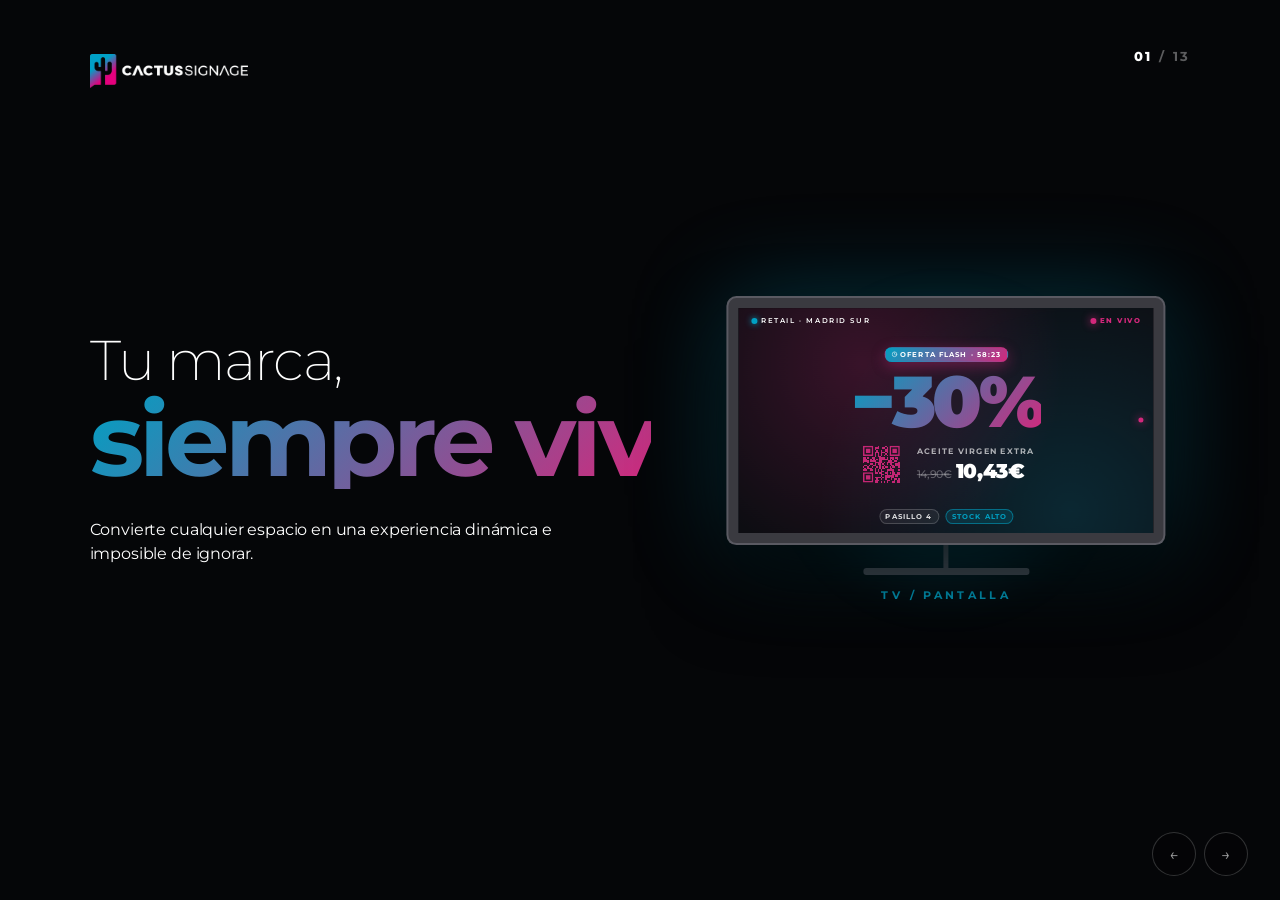
<file: publicar/cactus/index.html>
<!DOCTYPE html>
<html lang="es">
<head>
  <meta charset="UTF-8">
  <meta name="viewport" content="width=device-width, initial-scale=1.0">
  <title>Cactus Signage · Tu marca, siempre viva</title>
  <link rel="preconnect" href="https://fonts.googleapis.com">
  <link rel="preconnect" href="https://fonts.gstatic.com" crossorigin>
  <link rel="stylesheet" href="https://fonts.googleapis.com/css2?family=Montserrat:ital,wght@0,300;0,400;0,500;0,600;0,700;0,800;0,900;1,400;1,700&family=Permanent+Marker&display=swap">
  <link rel="stylesheet" href="styles.css">
</head>
<body>

  <!-- Language Switcher -->
  <nav id="lang-switcher" aria-label="Idioma">
    <button class="lang-btn is-active" data-lang="es">ES</button>
    <button class="lang-btn" data-lang="en">EN</button>
    <button class="lang-btn" data-lang="pt">PT</button>
    <button class="lang-btn" data-lang="va">VA</button>
  </nav>

  <!-- Counter -->
  <div id="counter"><span class="current">01</span> / <span class="total">13</span></div>

  <main id="deck" class="presentation">

    <!-- S01 · COVER -->
    <article class="slide slide--cover cover-slide active" data-theme="dark">
      <div class="cover-logo">
        <img src="cactus_logo.png" alt="Cactus Signage">
      </div>
      <div class="cover-grid">
        <div class="cover-left">
          <h1 class="cover-title">
            <span class="l1" data-i18n="s01.l1">Tu marca,</span>
            <span class="l2 grad-text" data-i18n="s01.l2">siempre viva.</span>
          </h1>
          <p class="cover-sub" data-i18n="s01.sub">Convierte cualquier espacio en una experiencia dinámica e imposible de ignorar.</p>
        </div>
        <div class="cover-right cin-tv">
          <div class="device-stage">
            <div class="ds-tv ds-device is-current" data-device="tv">
              <div class="screen" id="tvScreen">
                <div class="ds-stage on rich bg-retail" data-i="0">
                  <div class="ds-bar">
                    <span class="b-brand"><span class="b-dot"></span>Retail · Madrid Sur</span>
                    <span class="ds-live">En vivo</span>
                  </div>
                  <div class="ds-main">
                    <span class="ds-chip solid"><svg viewBox="0 0 24 24"><circle cx="12" cy="12" r="9"/><path d="M12 7v5l3 2"/></svg>Oferta flash · 58:23</span>
                    <div class="ds-mega grad">−30%</div>
                    <div class="ds-product">
                      <div class="ds-product-thumb is-qr"><img src="[data-uri]" alt="QR cactusds.com"/></div>
                      <div class="ds-product-info">
                        <div class="ds-product-name">Aceite virgen extra</div>
                        <div class="ds-product-price"><s>14,90€</s>10,43€</div>
                      </div>
                    </div>
                  </div>
                  <div class="ds-foot">
                    <span class="ds-chip">Pasillo 4</span>
                    <span class="ds-chip cyan">Stock alto</span>
                  </div>
                </div>
                <div class="ds-stage rich bg-hotel" data-i="1">
                  <div class="ds-bar">
                    <span class="b-brand"><span class="b-dot"></span>Hotel · Valencia · Concierge</span>
                    <span class="ds-weather"><svg viewBox="0 0 24 24" fill="#f4b942" stroke="#f4b942" stroke-width="1.5"><circle cx="12" cy="12" r="4"/><path d="M12 3v2M12 19v2M3 12h2M19 12h2M5.2 5.2l1.4 1.4M17.4 17.4l1.4 1.4M5.2 18.8l1.4-1.4M17.4 6.6l1.4-1.4" fill="none" stroke-linecap="round"/></svg>23°</span>
                  </div>
                  <div class="ds-main">
                    <span class="ds-chip cyan">Bienvenido</span>
                    <div class="ds-mega">Sr. García</div>
                    <div class="ds-sub2">Su habitación está lista en planta 4</div>
                  </div>
                  <div class="ds-foot">
                    <span class="ds-chip"><svg viewBox="0 0 24 24"><path d="M7 11V8a5 5 0 0110 0v3"/><rect x="5" y="11" width="14" height="9" rx="2"/></svg>Hab. 412</span>
                    <span class="ds-chip">Spa · 18:00</span>
                    <span class="ds-chip">Cena · 20:30</span>
                  </div>
                </div>
                <div class="ds-stage rich bg-office" data-i="2">
                  <div class="ds-bar">
                    <span class="b-brand"><span class="b-dot"></span>Oficina · Bilbao · Q4 2025</span>
                    <span class="ds-live">Sync</span>
                  </div>
                  <div class="ds-main">
                    <div class="ds-mega grad">+12%</div>
                    <div class="ds-sub2">Objetivo Q4 alcanzado</div>
                    <div class="ds-kpis">
                      <div class="ds-kpi"><span class="ds-kpi-label">Ventas</span><span class="ds-kpi-track"><span class="ds-kpi-fill w88"></span></span><span class="ds-kpi-val up">+18%</span></div>
                      <div class="ds-kpi"><span class="ds-kpi-label">Pedidos</span><span class="ds-kpi-track"><span class="ds-kpi-fill w72"></span></span><span class="ds-kpi-val up">+9%</span></div>
                      <div class="ds-kpi"><span class="ds-kpi-label">NPS</span><span class="ds-kpi-track"><span class="ds-kpi-fill w64"></span></span><span class="ds-kpi-val">82</span></div>
                    </div>
                  </div>
                </div>
              </div>
              <div class="stand"></div>
              <div class="base"></div>
              <div class="label">TV / Pantalla</div>
            </div>
            <div class="ds-totem ds-device" data-device="totem">
              <div class="screen" id="totemScreen">
                <div class="ds-stage on rich bg-promo" data-i="0">
                  <div class="ds-bar">
                    <span class="b-brand"><span class="b-dot"></span>Promo</span>
                    <span>Solo hoy</span>
                  </div>
                  <div class="ds-main">
                    <span class="ds-chip solid">Flash deal</span>
                    <div class="ds-mega grad">2×1</div>
                    <div class="ds-product-thumb is-qr" style="width: clamp(34px, 4vw, 64px); max-width: 64px"><img src="[data-uri]" alt="QR cactusds.com"/></div>
                    <div class="ds-sub2">Toda la colección de invierno</div>
                  </div>
                  <div class="ds-foot">
                    <span class="ds-chip"><svg viewBox="0 0 24 24"><circle cx="12" cy="12" r="9"/><path d="M12 7v5l3 2"/></svg>Termina 23:59</span>
                  </div>
                </div>
                <div class="ds-stage rich bg-menu" data-i="1">
                  <div class="ds-bar">
                    <span class="b-brand"><span class="b-dot"></span>Carta del día</span>
                    <span>12 nov</span>
                  </div>
                  <div class="ds-main">
                    <div class="ds-rows">
                      <div class="ds-row"><div class="ds-row-thumb"></div><span class="ds-row-name">Pasta carbonara</span><span class="ds-row-price">12,90€</span></div>
                      <div class="ds-row"><div class="ds-row-thumb c2"></div><span class="ds-row-name">Ensalada César</span><span class="ds-row-price">10,50€</span></div>
                      <div class="ds-row"><div class="ds-row-thumb c3"></div><span class="ds-row-name">Tarta de queso</span><span class="ds-row-price">4,50€</span></div>
                    </div>
                  </div>
                  <div class="ds-foot">
                    <span class="ds-chip cyan">Menú · 19,90€</span>
                  </div>
                </div>
                <div class="ds-stage rich bg-way" data-i="2">
                  <div class="ds-bar">
                    <span class="b-brand"><span class="b-dot"></span>Dónde estoy</span>
                    <span>Planta 2</span>
                  </div>
                  <div class="ds-main">
                    <div class="ds-way">
                      <div class="ds-way-arrow">→</div>
                      <div class="ds-way-target">B12</div>
                      <div class="ds-sub2">Sala reuniones</div>
                      <div class="ds-map-dots"><span class="is-cur"></span><span></span><span></span><span></span><span class="is-tgt"></span></div>
                    </div>
                  </div>
                  <div class="ds-foot">
                    <span class="ds-chip"><svg viewBox="0 0 24 24"><path d="M9 11V7a2 2 0 014 0v6"/><path d="M13 13V5a2 2 0 014 0v8"/><path d="M17 13V8a2 2 0 014 0v9a6 6 0 01-6 6h-2a6 6 0 01-6-6v-1l-2-3 1.5-1.5 2.5 2.5"/></svg>Toca para navegar</span>
                  </div>
                </div>
              </div>
              <div class="stand"></div>
              <div class="label">Totem</div>
            </div>
          </div>
        </div>
      </div><!-- /.cover-grid -->
    </article>

    <!-- S02 · HOOK -->
    <article class="slide slide--hook hook-slide" data-theme="light">
      <div class="blobs blobs--bp1"><div class="blob blob--cyan"></div><div class="blob blob--magenta"></div></div>
      <h2 class="hook-h reveal" data-i18n-html="s02.h">¿Cuántas <span class="opp-word">oportunidades</span> pierdes cada día porque tus pantallas siguen diciendo lo mismo de siempre?</h2>
      <a href="#" class="hook-cta" data-i18n="s02.cta" onclick="go(document.querySelectorAll('.slide').length-1); return false;">HABLEMOS DE TU NEGOCIO →</a>
    </article>

    <!-- S03 · PROMISE -->
    <article class="slide slide--promise promise-slide" data-theme="dark">
      <div class="promise-logo"><img src="cactus_logo.png" alt="Cactus Signage"></div>
      <div class="promise-grid">
        <div class="promise-h">
          <div class="l1"><span data-i18n="s04.l1">Una pantalla.</span></div>
          <div class="l2">
            <span class="p-counter"></span><span class="p-mens" data-i18n="s04.mens">mensajes.</span>
          </div>
          <div class="l3"><span data-i18n="s04.l3">Cero esfuerzo.</span></div>
        </div>
        <div class="network">
          <svg viewBox="0 0 720 720">
            <defs><linearGradient id="cgrad" x1="0" y1="0" x2="1" y2="1"><stop offset="0%" stop-color="#00A0C3"/><stop offset="100%" stop-color="#D3287C"/></linearGradient></defs>
            <line class="net-line" x1="360" y1="360" x2="120" y2="120"><animate attributeName="stroke" values="#00A0C3;#00A0C3;#D3287C;#D3287C;#00A0C3" keyTimes="0;0.45;0.5;0.95;1" dur="7.2s" begin="0s" repeatCount="indefinite"/><animate attributeName="stroke-dashoffset" values="20;0" dur="0.7s" begin="0s" repeatCount="indefinite"/></line><line class="net-line" x1="360" y1="360" x2="600" y2="120"><animate attributeName="stroke" values="#00A0C3;#00A0C3;#D3287C;#D3287C;#00A0C3" keyTimes="0;0.45;0.5;0.95;1" dur="7.2s" begin="0.4s" repeatCount="indefinite"/><animate attributeName="stroke-dashoffset" values="20;0" dur="0.7s" begin="0s" repeatCount="indefinite"/></line>
            <line class="net-line" x1="360" y1="360" x2="120" y2="360"><animate attributeName="stroke" values="#00A0C3;#00A0C3;#D3287C;#D3287C;#00A0C3" keyTimes="0;0.45;0.5;0.95;1" dur="7.2s" begin="0.8s" repeatCount="indefinite"/><animate attributeName="stroke-dashoffset" values="20;0" dur="0.7s" begin="0s" repeatCount="indefinite"/></line><line class="net-line" x1="360" y1="360" x2="600" y2="360"><animate attributeName="stroke" values="#00A0C3;#00A0C3;#D3287C;#D3287C;#00A0C3" keyTimes="0;0.45;0.5;0.95;1" dur="7.2s" begin="1.2s" repeatCount="indefinite"/><animate attributeName="stroke-dashoffset" values="20;0" dur="0.7s" begin="0s" repeatCount="indefinite"/></line>
            <line class="net-line" x1="360" y1="360" x2="180" y2="600"><animate attributeName="stroke" values="#00A0C3;#00A0C3;#D3287C;#D3287C;#00A0C3" keyTimes="0;0.45;0.5;0.95;1" dur="7.2s" begin="1.6s" repeatCount="indefinite"/><animate attributeName="stroke-dashoffset" values="20;0" dur="0.7s" begin="0s" repeatCount="indefinite"/></line><line class="net-line" x1="360" y1="360" x2="540" y2="600"><animate attributeName="stroke" values="#00A0C3;#00A0C3;#D3287C;#D3287C;#00A0C3" keyTimes="0;0.45;0.5;0.95;1" dur="7.2s" begin="2.0s" repeatCount="indefinite"/><animate attributeName="stroke-dashoffset" values="20;0" dur="0.7s" begin="0s" repeatCount="indefinite"/></line>
            <circle class="net-pulse" r="6" opacity="0"><animateMotion dur="7.2s" begin="0s" repeatCount="indefinite" calcMode="linear" keyTimes="0;0.5;1" keyPoints="0;1;1" path="M360,360 L120,120"/><animate attributeName="opacity" dur="7.2s" begin="0s" repeatCount="indefinite" values="1;1;0;0" keyTimes="0;0.5;0.5;1"/></circle><circle class="net-pulse-c" r="6" opacity="0"><animateMotion dur="7.2s" begin="0s" repeatCount="indefinite" calcMode="linear" keyTimes="0;0.5;1" keyPoints="0;0;1" path="M360,360 L120,120"/><animate attributeName="opacity" dur="7.2s" begin="0s" repeatCount="indefinite" values="0;0;1;1" keyTimes="0;0.5;0.5;1"/></circle>
            <circle class="net-pulse" r="6" opacity="0"><animateMotion dur="7.2s" begin="0.4s" repeatCount="indefinite" calcMode="linear" keyTimes="0;0.5;1" keyPoints="0;1;1" path="M360,360 L600,120"/><animate attributeName="opacity" dur="7.2s" begin="0.4s" repeatCount="indefinite" values="1;1;0;0" keyTimes="0;0.5;0.5;1"/></circle><circle class="net-pulse-c" r="6" opacity="0"><animateMotion dur="7.2s" begin="0.4s" repeatCount="indefinite" calcMode="linear" keyTimes="0;0.5;1" keyPoints="0;0;1" path="M360,360 L600,120"/><animate attributeName="opacity" dur="7.2s" begin="0.4s" repeatCount="indefinite" values="0;0;1;1" keyTimes="0;0.5;0.5;1"/></circle>
            <circle class="net-pulse" r="6" opacity="0"><animateMotion dur="7.2s" begin="0.8s" repeatCount="indefinite" calcMode="linear" keyTimes="0;0.5;1" keyPoints="0;1;1" path="M360,360 L120,360"/><animate attributeName="opacity" dur="7.2s" begin="0.8s" repeatCount="indefinite" values="1;1;0;0" keyTimes="0;0.5;0.5;1"/></circle><circle class="net-pulse-c" r="6" opacity="0"><animateMotion dur="7.2s" begin="0.8s" repeatCount="indefinite" calcMode="linear" keyTimes="0;0.5;1" keyPoints="0;0;1" path="M360,360 L120,360"/><animate attributeName="opacity" dur="7.2s" begin="0.8s" repeatCount="indefinite" values="0;0;1;1" keyTimes="0;0.5;0.5;1"/></circle>
            <circle class="net-pulse" r="6" opacity="0"><animateMotion dur="7.2s" begin="1.2s" repeatCount="indefinite" calcMode="linear" keyTimes="0;0.5;1" keyPoints="0;1;1" path="M360,360 L600,360"/><animate attributeName="opacity" dur="7.2s" begin="1.2s" repeatCount="indefinite" values="1;1;0;0" keyTimes="0;0.5;0.5;1"/></circle><circle class="net-pulse-c" r="6" opacity="0"><animateMotion dur="7.2s" begin="1.2s" repeatCount="indefinite" calcMode="linear" keyTimes="0;0.5;1" keyPoints="0;0;1" path="M360,360 L600,360"/><animate attributeName="opacity" dur="7.2s" begin="1.2s" repeatCount="indefinite" values="0;0;1;1" keyTimes="0;0.5;0.5;1"/></circle>
            <circle class="net-pulse" r="6" opacity="0"><animateMotion dur="7.2s" begin="1.6s" repeatCount="indefinite" calcMode="linear" keyTimes="0;0.5;1" keyPoints="0;1;1" path="M360,360 L180,600"/><animate attributeName="opacity" dur="7.2s" begin="1.6s" repeatCount="indefinite" values="1;1;0;0" keyTimes="0;0.5;0.5;1"/></circle><circle class="net-pulse-c" r="6" opacity="0"><animateMotion dur="7.2s" begin="1.6s" repeatCount="indefinite" calcMode="linear" keyTimes="0;0.5;1" keyPoints="0;0;1" path="M360,360 L180,600"/><animate attributeName="opacity" dur="7.2s" begin="1.6s" repeatCount="indefinite" values="0;0;1;1" keyTimes="0;0.5;0.5;1"/></circle>
            <circle class="net-pulse" r="6" opacity="0"><animateMotion dur="7.2s" begin="2.0s" repeatCount="indefinite" calcMode="linear" keyTimes="0;0.5;1" keyPoints="0;1;1" path="M360,360 L540,600"/><animate attributeName="opacity" dur="7.2s" begin="2.0s" repeatCount="indefinite" values="1;1;0;0" keyTimes="0;0.5;0.5;1"/></circle><circle class="net-pulse-c" r="6" opacity="0"><animateMotion dur="7.2s" begin="2.0s" repeatCount="indefinite" calcMode="linear" keyTimes="0;0.5;1" keyPoints="0;0;1" path="M360,360 L540,600"/><animate attributeName="opacity" dur="7.2s" begin="2.0s" repeatCount="indefinite" values="0;0;1;1" keyTimes="0;0.5;0.5;1"/></circle>
            <g><rect class="net-screen" x="80" y="80" width="80" height="60" rx="6"><animate attributeName="fill" values="#15151A;#15151A;#6E1540;#6E1540;#15151A" keyTimes="0;0.45;0.5;0.95;1" dur="7.2s" begin="0s" repeatCount="indefinite"/></rect><rect class="net-screen-inner" x="86" y="86" width="68" height="48" rx="4"><animate attributeName="fill" values="#00A0C3;#00A0C3;#D3287C;#D3287C;#00A0C3" keyTimes="0;0.45;0.5;0.95;1" dur="7.2s" begin="0s" repeatCount="indefinite"/></rect></g>
            <g><rect class="net-screen" x="560" y="80" width="80" height="60" rx="6"><animate attributeName="fill" values="#15151A;#15151A;#6E1540;#6E1540;#15151A" keyTimes="0;0.45;0.5;0.95;1" dur="7.2s" begin="0.4s" repeatCount="indefinite"/></rect><rect class="net-screen-inner" x="566" y="86" width="68" height="48" rx="4"><animate attributeName="fill" values="#00A0C3;#00A0C3;#D3287C;#D3287C;#00A0C3" keyTimes="0;0.45;0.5;0.95;1" dur="7.2s" begin="0.4s" repeatCount="indefinite"/></rect></g>
            <g><rect class="net-screen" x="74" y="314" width="94" height="74" rx="7"/><rect class="net-screen-inner" x="80" y="320" width="39" height="30" rx="2"><animate attributeName="fill" values="#00A0C3;#00A0C3;#D3287C;#D3287C;#00A0C3" keyTimes="0;0.45;0.5;0.95;1" dur="7.2s" begin="0.8s" repeatCount="indefinite"/></rect><rect class="net-screen-inner" x="123" y="320" width="39" height="30" rx="2"><animate attributeName="fill" values="#00A0C3;#00A0C3;#D3287C;#D3287C;#00A0C3" keyTimes="0;0.45;0.5;0.95;1" dur="7.2s" begin="0.92s" repeatCount="indefinite"/></rect><rect class="net-screen-inner" x="80" y="354" width="39" height="30" rx="2"><animate attributeName="fill" values="#00A0C3;#00A0C3;#D3287C;#D3287C;#00A0C3" keyTimes="0;0.45;0.5;0.95;1" dur="7.2s" begin="1.04s" repeatCount="indefinite"/></rect><rect class="net-screen-inner" x="123" y="354" width="39" height="30" rx="2"><animate attributeName="fill" values="#00A0C3;#00A0C3;#D3287C;#D3287C;#00A0C3" keyTimes="0;0.45;0.5;0.95;1" dur="7.2s" begin="1.16s" repeatCount="indefinite"/></rect></g>
            <g><rect class="net-screen" x="560" y="320" width="80" height="60" rx="6"><animate attributeName="fill" values="#15151A;#15151A;#6E1540;#6E1540;#15151A" keyTimes="0;0.45;0.5;0.95;1" dur="7.2s" begin="1.2s" repeatCount="indefinite"/></rect><rect class="net-screen-inner" x="566" y="326" width="68" height="48" rx="4"><animate attributeName="fill" values="#00A0C3;#00A0C3;#D3287C;#D3287C;#00A0C3" keyTimes="0;0.45;0.5;0.95;1" dur="7.2s" begin="1.2s" repeatCount="indefinite"/></rect></g>
            <g><rect class="net-screen" x="158" y="546" width="44" height="86" rx="6"/><rect class="net-screen-inner" x="164" y="552" width="32" height="74" rx="3"><animate attributeName="fill" values="#00A0C3;#00A0C3;#D3287C;#D3287C;#00A0C3" keyTimes="0;0.45;0.5;0.95;1" dur="7.2s" begin="1.6s" repeatCount="indefinite"/></rect></g>
            <g><rect class="net-screen" x="518" y="546" width="44" height="86" rx="6"/><rect class="net-screen-inner" x="524" y="552" width="32" height="74" rx="3"><animate attributeName="fill" values="#00A0C3;#00A0C3;#D3287C;#D3287C;#00A0C3" keyTimes="0;0.45;0.5;0.95;1" dur="7.2s" begin="2.0s" repeatCount="indefinite"/></rect></g>
            <circle class="net-node center" cx="360" cy="360" r="44"/>
            <text x="360" y="368" text-anchor="middle" font-family="Montserrat" font-weight="900" font-size="22" fill="#fff">CMS</text>
          </svg>
        </div>
      </div>
    </article>

    <!-- S04 · STATS -->
    <article class="slide slide--stats" data-theme="light">
      <div class="blobs blobs--bp1"><div class="blob blob--cyan"></div><div class="blob blob--magenta"></div></div>
      <h2 class="stats-h reveal" data-i18n-html="s03.h">Lo digital <span class="grad-text">impacta.</span></h2>
      <p class="stats-sub reveal" data-i18n="s03.sub">Y se traduce en resultados que hablan por sí solos.</p>
      <div class="stats-row reveal">
        <div class="stat-card">
          <div class="stat-num"><span class="counter" data-target="80" data-suffix="%">0%</span></div>
          <p class="stat-text" data-i18n-html="s03.stat1"><strong>de las personas</strong> recuerdan el mensaje al verlo en pantalla digital.</p>
          <div class="stat-bar"><div class="fill f80"></div></div>
        </div>
        <div class="stat-card">
          <div class="stat-num stat-num--xl"><span class="mult" data-target="4">×1</span></div>
          <p class="stat-text" data-i18n-html="s03.stat2"><strong>más impacto</strong> que una imagen estática o un cartel impreso.</p>
          <div class="stat-bar"><div class="fill fx3"></div></div>
        </div>
        <div class="stat-card">
          <div class="stat-num"><span class="counter" data-target="70" data-suffix="%">0%</span></div>
          <p class="stat-text" data-i18n-html="s03.stat3"><strong>de las decisiones</strong> de compra se toman en el propio punto de venta.</p>
          <div class="stat-bar"><div class="fill f70"></div></div>
        </div>
      </div>
    </article>

    <!-- S05 · HOW IT WORKS -->
    <article class="slide slide--how" data-theme="light">
      <h2 class="how-h reveal" data-i18n-html="s05.h">Así de fácil y <span class="accent">sencillo.</span></h2>
      <p class="how-sub reveal" data-i18n="s05.sub">Gestiona toda tu comunicación desde un único lugar en tan solo 4 pasos.</p>
      <div class="how-flow reveal">
        <div class="how-steps">
          <div class="how-step" data-step="1">
            <span class="how-num">01</span>
            <div class="how-body">
              <div class="how-title" data-i18n="s05.step1t">Accedes desde cualquier lugar</div>
              <div class="how-desc" data-i18n="s05.step1d">No se instala nada, solo abres el navegador.</div>
            </div>
          </div>
          <div class="how-step" data-step="2">
            <span class="how-num">02</span>
            <div class="how-body">
              <div class="how-title" data-i18n="s05.step2t">Subes el contenido a la nube</div>
              <div class="how-desc" data-i18n="s05.step2d">Imágenes, vídeos y plantillas listos para emitirse.</div>
            </div>
          </div>
          <div class="how-step" data-step="3">
            <span class="how-num">03</span>
            <div class="how-body">
              <div class="how-title" data-i18n="s05.step3t">El player recibe la señal</div>
              <div class="how-desc" data-i18n="s05.step3d">Mini-PC ya configurado, conectado y sincronizado con tu cuenta.</div>
            </div>
          </div>
          <div class="how-step" data-step="4">
            <span class="how-num">04</span>
            <div class="how-body">
              <div class="how-title" data-i18n="s05.step4t">Tus pantallas reproducen el contenido</div>
              <div class="how-desc" data-i18n="s05.step4d">Todas tus sedes, sincronizadas y en directo. Cuando tú decidas.</div>
            </div>
          </div>
        </div>
        <div class="flow-stage" aria-hidden="true">
          <div class="flow-bar">
            <div class="flow-dots"><span class="r"></span><span class="y"></span><span class="g"></span></div>
            <span class="flow-eyebrow">CACTUS SIGNAGE · <b>En vivo</b></span>
            <div class="flow-track">
              <i data-d="1"></i><i data-d="2"></i><i data-d="3"></i><i data-d="4"></i>
            </div>
          </div>
          <div class="flow-body">

            <!-- SCENE 1 · Acceso desde cualquier dispositivo -->
            <div class="flow-scene" data-flow="1">
              <div class="flow-svg">
                <svg viewBox="0 0 1080 380" xmlns="http://www.w3.org/2000/svg">
                  <rect x="80" y="135" width="160" height="105" rx="8" fill="#F4F1EC" stroke="rgba(10,10,12,0.12)" stroke-width="1.2"/>
                  <rect x="92" y="146" width="136" height="84" rx="3" fill="#fff"/>
                  <rect x="118" y="160" width="84" height="6" rx="3" fill="rgba(10,10,12,0.18)"/>
                  <rect x="118" y="174" width="60" height="5" rx="2.5" fill="rgba(10,10,12,0.10)"/>
                  <rect x="118" y="186" width="72" height="5" rx="2.5" fill="rgba(10,10,12,0.10)"/>
                  <rect x="62" y="240" width="196" height="6" rx="3" fill="rgba(10,10,12,0.18)"/>
                  <text x="160" y="278" fill="rgba(10,10,12,0.55)" font-family="Montserrat" font-size="11" font-weight="700" letter-spacing="2.6" text-anchor="middle">PORTÁTIL</text>
                  <rect x="310" y="50" width="460" height="280" rx="14" fill="#fff" stroke="rgba(10,10,12,0.12)" stroke-width="1.5"/>
                  <rect x="310" y="50" width="460" height="36" rx="14" fill="#F4F1EC"/>
                  <rect x="310" y="80" width="460" height="6" fill="#F4F1EC"/>
                  <circle cx="330" cy="68" r="4" fill="#FA5E57"/>
                  <circle cx="344" cy="68" r="4" fill="#F9BF3A"/>
                  <circle cx="358" cy="68" r="4" fill="#28C93F"/>
                  <rect x="382" y="60" width="370" height="16" rx="8" fill="#fff"/>
                  <text x="398" y="72" fill="rgba(10,10,12,0.5)" font-family="Montserrat" font-size="10" font-weight="500">app.cactusds.com</text>
                  <text x="540" y="138" fill="#0A0A0C" font-family="Montserrat" font-size="17" font-weight="800" text-anchor="middle">Inicia sesión</text>
                  <rect x="370" y="158" width="340" height="36" rx="9" fill="#F7F5F0" stroke="rgba(10,10,12,0.08)"/>
                  <text x="388" y="181" fill="rgba(10,10,12,0.45)" font-family="Montserrat" font-size="11" font-weight="500">tu@empresa.com</text>
                  <rect x="370" y="204" width="340" height="36" rx="9" fill="#F7F5F0" stroke="rgba(10,10,12,0.08)"/>
                  <text x="388" y="227" fill="rgba(10,10,12,0.45)" font-family="Montserrat" font-size="11" font-weight="500">••••••••••</text>
                  <rect x="370" y="252" width="340" height="40" rx="20" fill="#0e66c0"/>
                  <text x="540" y="277" fill="#fff" font-family="Montserrat" font-size="12" font-weight="700" text-anchor="middle">Entrar a la plataforma</text>
                  <rect x="855" y="118" width="78" height="138" rx="14" fill="#F4F1EC" stroke="rgba(10,10,12,0.12)" stroke-width="1.2"/>
                  <rect x="861" y="130" width="66" height="116" rx="6" fill="#fff"/>
                  <rect x="872" y="146" width="44" height="6" rx="3" fill="rgba(10,10,12,0.18)"/>
                  <rect x="872" y="158" width="32" height="5" rx="2.5" fill="rgba(10,10,12,0.10)"/>
                  <circle cx="894" cy="238" r="3" fill="rgba(10,10,12,0.25)"/>
                  <text x="894" y="278" fill="rgba(10,10,12,0.55)" font-family="Montserrat" font-size="11" font-weight="700" letter-spacing="2.6" text-anchor="middle">MÓVIL</text>
                  <path d="M240 190 L310 190" stroke="#0e66c0" stroke-width="1.5" stroke-dasharray="5 5" fill="none"/>
                  <path d="M770 190 L855 190" stroke="#0e66c0" stroke-width="1.5" stroke-dasharray="5 5" fill="none"/>
                  <circle cx="275" cy="190" r="3.5" fill="#0e66c0"/>
                  <circle cx="812" cy="190" r="3.5" fill="#0e66c0"/>
                </svg>
              </div>
              <div class="flow-cap">
                <span class="flow-cap-num">01 / 04</span>
                <span class="flow-cap-txt"><b data-i18n="s05.cap1b">Cero instalación.</b> <span data-i18n="s05.cap1">Abres el navegador en cualquier dispositivo y entras en tu panel · móvil, tablet o portátil, donde tú quieras.</span></span>
              </div>
            </div>

            <!-- SCENE 2 · Subes contenido a la nube -->
            <div class="flow-scene" data-flow="2">
              <div class="flow-svg">
                <svg viewBox="0 0 1080 380" xmlns="http://www.w3.org/2000/svg">
                  <rect x="60" y="58" width="180" height="56" rx="8" fill="#fff" stroke="rgba(10,10,12,0.08)"/>
                  <rect x="74" y="68" width="36" height="36" rx="5" fill="#0e66c0"/>
                  <rect x="120" y="74" width="100" height="6" rx="3" fill="rgba(10,10,12,0.22)"/>
                  <rect x="120" y="88" width="60" height="5" rx="2.5" fill="rgba(10,10,12,0.10)"/>
                  <rect x="120" y="98" width="42" height="5" rx="2.5" fill="rgba(10,10,12,0.10)"/>
                  <rect x="60" y="128" width="180" height="56" rx="8" fill="#fff" stroke="rgba(10,10,12,0.08)"/>
                  <rect x="74" y="138" width="36" height="36" rx="5" fill="#00A0C3"/>
                  <rect x="120" y="144" width="100" height="6" rx="3" fill="rgba(10,10,12,0.22)"/>
                  <rect x="120" y="158" width="68" height="5" rx="2.5" fill="rgba(10,10,12,0.10)"/>
                  <rect x="120" y="168" width="50" height="5" rx="2.5" fill="rgba(10,10,12,0.10)"/>
                  <rect x="60" y="198" width="180" height="56" rx="8" fill="#fff" stroke="rgba(10,10,12,0.08)"/>
                  <rect x="74" y="208" width="36" height="36" rx="5" fill="#0e66c0" opacity="0.45"/>
                  <rect x="120" y="214" width="100" height="6" rx="3" fill="rgba(10,10,12,0.22)"/>
                  <rect x="120" y="228" width="54" height="5" rx="2.5" fill="rgba(10,10,12,0.10)"/>
                  <rect x="120" y="238" width="72" height="5" rx="2.5" fill="rgba(10,10,12,0.10)"/>
                  <rect x="290" y="50" width="490" height="200" rx="16" fill="rgba(14,102,192,0.04)" stroke="#0e66c0" stroke-width="1.6" stroke-dasharray="9 7"/>
                  <circle cx="535" cy="118" r="32" fill="rgba(14,102,192,0.12)"/>
                  <path d="M535 102 v30 M520 116 l15 -14 l15 14" stroke="#0e66c0" stroke-width="3.2" fill="none" stroke-linecap="round" stroke-linejoin="round"/>
                  <text x="535" y="180" fill="#0A0A0C" font-family="Montserrat" font-size="14" font-weight="800" text-anchor="middle">Arrastra tus archivos aquí</text>
                  <text x="535" y="200" fill="rgba(10,10,12,0.55)" font-family="Montserrat" font-size="11" text-anchor="middle">Imágenes · vídeos · plantillas</text>
                  <text x="535" y="222" fill="rgba(10,10,12,0.42)" font-family="Montserrat" font-size="9" font-weight="700" letter-spacing="2.5" text-anchor="middle">O PULSA PARA EXAMINAR</text>
                  <rect x="290" y="275" width="490" height="36" rx="9" fill="#F4F1EC"/>
                  <rect x="290" y="275" width="353" height="36" rx="9" fill="#0e66c0"/>
                  <text x="306" y="298" fill="#fff" font-family="Montserrat" font-size="11" font-weight="600">campaña-otoño.mp4</text>
                  <text x="764" y="298" fill="#0A0A0C" font-family="Montserrat" font-size="11" font-weight="800" text-anchor="end">72%</text>
                  <path d="M970 130c14 0 25-11 25-25s-11-25-22-25c-3-14-15-25-30-25s-29 10-32 25c-14 0-25 11-25 25s11 25 25 25h59z" fill="rgba(14,102,192,0.10)" stroke="#0e66c0" stroke-width="1.8"/>
                  <text x="945" y="115" fill="#0e66c0" font-family="Montserrat" font-size="11" font-weight="800" letter-spacing="1.5" text-anchor="middle">CLOUD</text>
                  <text x="945" y="172" fill="rgba(10,10,12,0.62)" font-family="Montserrat" font-size="11" font-weight="700" text-anchor="middle">Nube Cactus</text>
                  <text x="945" y="190" fill="rgba(10,10,12,0.45)" font-family="Montserrat" font-size="9" font-weight="500" text-anchor="middle">TIER III · cifrado</text>
                  <path d="M240 152 L290 152" stroke="#0e66c0" stroke-width="1.6" stroke-dasharray="4 4" fill="none"/>
                  <path d="M780 105 L878 105" stroke="#0e66c0" stroke-width="1.6" stroke-dasharray="4 4" fill="none"/>
                </svg>
              </div>
              <div class="flow-cap">
                <span class="flow-cap-num">02 / 04</span>
                <span class="flow-cap-txt"><b data-i18n="s05.cap2b">Arrastra y suelta.</b> <span data-i18n="s05.cap2">Tus imágenes, vídeos y plantillas se cargan a la nube Cactus · cifrada y lista para emitir.</span></span>
              </div>
            </div>

            <!-- SCENE 3 · El player recibe la señal -->
            <div class="flow-scene" data-flow="3">
              <div class="flow-svg">
                <svg viewBox="0 0 1080 380" xmlns="http://www.w3.org/2000/svg">
                  <path d="M180 145c13 0 24-11 24-24s-11-24-21-24c-3-13-14-24-28-24s-28 10-31 24c-13 0-24 11-24 24s11 24 24 24h56z" fill="rgba(14,102,192,0.10)" stroke="#0e66c0" stroke-width="1.8"/>
                  <text x="156" y="128" fill="#0e66c0" font-family="Montserrat" font-size="11" font-weight="800" letter-spacing="1.5" text-anchor="middle">CLOUD</text>
                  <text x="156" y="190" fill="rgba(10,10,12,0.62)" font-family="Montserrat" font-size="11" font-weight="700" text-anchor="middle">Nube Cactus</text>
                  <path d="M210 160 L420 160" stroke="#0e66c0" stroke-width="2" stroke-dasharray="6 5" fill="none"/>
                  <circle cx="320" cy="160" r="5" fill="#0e66c0"/>
                  <text x="320" y="145" fill="#0e66c0" font-family="Montserrat" font-size="10" font-weight="800" letter-spacing="1.5" text-anchor="middle">SEÑAL</text>
                  <rect x="420" y="75" width="240" height="180" rx="16" fill="#fff" stroke="rgba(10,10,12,0.12)" stroke-width="1.5"/>
                  <rect x="450" y="102" width="180" height="84" rx="10" fill="#F4F1EC"/>
                  <circle cx="540" cy="144" r="22" fill="none" stroke="#0e66c0" stroke-width="3"/>
                  <path d="M533 134 L555 144 L533 154 Z" fill="#0e66c0"/>
                  <circle cx="466" cy="218" r="5" fill="#28C93F"/>
                  <text x="478" y="222" fill="rgba(10,10,12,0.68)" font-family="Montserrat" font-size="11" font-weight="600">Player conectado</text>
                  <text x="540" y="278" fill="#0A0A0C" font-family="Montserrat" font-size="14" font-weight="800" text-anchor="middle">Mini-PC plug &amp; play</text>
                  <text x="540" y="298" fill="rgba(10,10,12,0.55)" font-family="Montserrat" font-size="10.5" text-anchor="middle">Preconfigurado · sin instalación</text>
                  <path d="M660 160 L820 160" stroke="#0e66c0" stroke-width="2" stroke-dasharray="6 5" fill="none"/>
                  <rect x="820" y="80" width="190" height="125" rx="10" fill="#fff" stroke="rgba(10,10,12,0.14)" stroke-width="1.5"/>
                  <rect x="833" y="92" width="164" height="101" rx="4" fill="#0e66c0" opacity="0.92"/>
                  <rect x="888" y="217" width="54" height="14" rx="2" fill="rgba(10,10,12,0.15)"/>
                  <rect x="862" y="232" width="106" height="8" rx="3" fill="rgba(10,10,12,0.15)"/>
                  <text x="915" y="278" fill="rgba(10,10,12,0.55)" font-family="Montserrat" font-size="11" font-weight="700" letter-spacing="2.6" text-anchor="middle">PANTALLA</text>
                </svg>
              </div>
              <div class="flow-cap">
                <span class="flow-cap-num">03 / 04</span>
                <span class="flow-cap-txt"><b data-i18n="s05.cap3b">Plug &amp; play.</b> <span data-i18n="s05.cap3">El player recibe la señal de la nube y la envía a la pantalla · ya viene preconfigurado, sin que tengas que instalar nada.</span></span>
              </div>
            </div>

            <!-- SCENE 4 · Tus pantallas reproducen -->
            <div class="flow-scene" data-flow="4">
              <div class="flow-svg">
                <svg viewBox="0 0 1080 380" xmlns="http://www.w3.org/2000/svg">
                  <g>
                    <rect x="80"  y="40" width="160" height="100" rx="10" fill="#fff" stroke="#0e66c0" stroke-width="1.4"/>
                    <rect x="94"  y="54" width="132" height="62"  rx="3"  fill="#0e66c0" opacity="0.92"/>
                    <circle cx="228" cy="50" r="3.5" fill="#28C93F"/>
                    <rect x="265" y="40" width="160" height="100" rx="10" fill="#fff" stroke="#0e66c0" stroke-width="1.4"/>
                    <rect x="279" y="54" width="132" height="62"  rx="3"  fill="#00A0C3" opacity="0.92"/>
                    <circle cx="413" cy="50" r="3.5" fill="#28C93F"/>
                    <rect x="450" y="40" width="160" height="100" rx="10" fill="#fff" stroke="#0e66c0" stroke-width="1.4"/>
                    <rect x="464" y="54" width="132" height="62"  rx="3"  fill="#0e66c0" opacity="0.92"/>
                    <circle cx="598" cy="50" r="3.5" fill="#28C93F"/>
                    <rect x="635" y="40" width="160" height="100" rx="10" fill="#fff" stroke="#0e66c0" stroke-width="1.4"/>
                    <rect x="649" y="54" width="132" height="62"  rx="3"  fill="#00A0C3" opacity="0.92"/>
                    <circle cx="783" cy="50" r="3.5" fill="#28C93F"/>
                    <rect x="820" y="40" width="160" height="100" rx="10" fill="#fff" stroke="#0e66c0" stroke-width="1.4"/>
                    <rect x="834" y="54" width="132" height="62"  rx="3"  fill="#0e66c0" opacity="0.92"/>
                    <circle cx="968" cy="50" r="3.5" fill="#28C93F"/>
                  </g>
                  <g>
                    <rect x="175" y="170" width="160" height="100" rx="10" fill="#fff" stroke="#0e66c0" stroke-width="1.4"/>
                    <rect x="189" y="184" width="132" height="62"  rx="3"  fill="#00A0C3" opacity="0.92"/>
                    <circle cx="323" cy="180" r="3.5" fill="#28C93F"/>
                    <rect x="360" y="170" width="160" height="100" rx="10" fill="#fff" stroke="#0e66c0" stroke-width="1.4"/>
                    <rect x="374" y="184" width="132" height="62"  rx="3"  fill="#0e66c0" opacity="0.92"/>
                    <circle cx="508" cy="180" r="3.5" fill="#28C93F"/>
                    <rect x="545" y="170" width="160" height="100" rx="10" fill="#fff" stroke="#0e66c0" stroke-width="1.4"/>
                    <rect x="559" y="184" width="132" height="62"  rx="3"  fill="#00A0C3" opacity="0.92"/>
                    <circle cx="693" cy="180" r="3.5" fill="#28C93F"/>
                    <rect x="730" y="170" width="160" height="100" rx="10" fill="#fff" stroke="#0e66c0" stroke-width="1.4"/>
                    <rect x="744" y="184" width="132" height="62"  rx="3"  fill="#0e66c0" opacity="0.92"/>
                    <circle cx="878" cy="180" r="3.5" fill="#28C93F"/>
                  </g>
                  <text x="540" y="320" fill="#0A0A0C" font-family="Montserrat" font-size="16" font-weight="800" letter-spacing="-0.5" text-anchor="middle">147 pantallas · 24 sedes · sincronizadas</text>
                  <text x="540" y="344" fill="rgba(10,10,12,0.55)" font-family="Montserrat" font-size="11" text-anchor="middle">El mismo contenido, en toda tu red, a la vez</text>
                </svg>
              </div>
              <div class="flow-cap">
                <span class="flow-cap-num">04 / 04</span>
                <span class="flow-cap-txt"><b data-i18n="s05.cap4b">En directo, en toda tu red.</b> <span data-i18n="s05.cap4">Tus pantallas se actualizan a la vez · sin envíos manuales, sin desfase entre sedes.</span></span>
              </div>
            </div>

          </div>
        </div>
      </div>
    </article>

    <!-- S06 · CASES -->
    <article class="slide slide--cases" data-theme="light">
      <div class="blobs blobs--bp1"><div class="blob blob--cyan"></div><div class="blob blob--magenta"></div></div>
      <div class="cases-head">
        <h2 class="cases-title" data-i18n-html="s06.h">Casos <em>reales.</em></h2>
        <div class="cases-stats">
          <div>
            <div class="cases-stat-num">+<span class="counter" data-target="10"></span></div>
            <div class="cases-stat-lbl" data-i18n="s06.stat1l">Años de experiencia</div>
          </div>
          <div>
            <div class="cases-stat-num">+<span class="counter" data-target="5000"></span></div>
            <div class="cases-stat-lbl" data-i18n="s06.stat2l">Instalaciones activas</div>
          </div>
          <div>
            <div class="cases-stat-num">+<span class="counter" data-target="12"></span></div>
            <div class="cases-stat-lbl" data-i18n="s06.stat3l">Sectores cubiertos</div>
          </div>
        </div>
      </div>
      <p class="cases-sub" data-i18n="s06.sub">Más de una década de proyectos ejecutados en toda Europa.</p>
      <div class="marquee">
        <div class="marquee-row marquee-row--ltr">
          <div class="marquee-track">
            <div class="case-card" data-company="Alimerka"><img src="logos/alimerka.png" alt="Alimerka" loading="lazy"></div>
            <div class="case-card" data-company="Hilton"><img src="logos/hilton.png" alt="Hilton" loading="lazy"></div>
            <div class="case-card" data-company="HP"><img src="logos/hp.png" alt="HP" loading="lazy"></div>
            <div class="case-card" data-company="Telefónica"><img src="logos/telefonica.png" alt="Telefónica" loading="lazy"></div>
            <div class="case-card" data-company="Marriott"><img src="logos/marriott.png" alt="Marriott" loading="lazy"></div>
            <div class="case-card" data-company="Meliá"><img src="logos/melia.png" alt="Meliá" loading="lazy"></div>
            <div class="case-card" data-company="Hyatt"><img src="logos/hyatt.png" alt="Hyatt" loading="lazy"></div>
            <!-- Duplicate for seamless loop -->
            <div class="case-card" data-company="Alimerka"><img src="logos/alimerka.png" alt="Alimerka" loading="lazy"></div>
            <div class="case-card" data-company="Hilton"><img src="logos/hilton.png" alt="Hilton" loading="lazy"></div>
            <div class="case-card" data-company="HP"><img src="logos/hp.png" alt="HP" loading="lazy"></div>
            <div class="case-card" data-company="Telefónica"><img src="logos/telefonica.png" alt="Telefónica" loading="lazy"></div>
            <div class="case-card" data-company="Marriott"><img src="logos/marriott.png" alt="Marriott" loading="lazy"></div>
            <div class="case-card" data-company="Meliá"><img src="logos/melia.png" alt="Meliá" loading="lazy"></div>
            <div class="case-card" data-company="Hyatt"><img src="logos/hyatt.png" alt="Hyatt" loading="lazy"></div>
          </div>
        </div>
        <div class="marquee-row marquee-row--rtl">
          <div class="marquee-track">
            <div class="case-card" data-company="Ayto. Murcia"><img src="logos/murcia.jpg" alt="Murcia" loading="lazy"></div>
            <div class="case-card" data-company="Eurofirms"><img src="logos/eurofirms.png" alt="Eurofirms" loading="lazy"></div>
            <div class="case-card" data-company="CBRE"><img src="logos/cbre.png" alt="CBRE" loading="lazy"></div>
            <div class="case-card" data-company="Ecler"><img src="logos/ecler.png" alt="Ecler" loading="lazy"></div>
            <div class="case-card" data-company="El Jamón"><img src="logos/el-jamon.png" alt="El Jamón" loading="lazy"></div>
            <div class="case-card" data-company="Mi Electro"><img src="logos/mi-electro.png" alt="Mi Electro" loading="lazy"></div>
            <div class="case-card" data-company="Clínica Nexo"><img src="logos/nexo.png" alt="Nexo" loading="lazy"></div>
            <!-- Duplicate for seamless loop -->
            <div class="case-card" data-company="Ayto. Murcia"><img src="logos/murcia.jpg" alt="Murcia" loading="lazy"></div>
            <div class="case-card" data-company="Eurofirms"><img src="logos/eurofirms.png" alt="Eurofirms" loading="lazy"></div>
            <div class="case-card" data-company="CBRE"><img src="logos/cbre.png" alt="CBRE" loading="lazy"></div>
            <div class="case-card" data-company="Ecler"><img src="logos/ecler.png" alt="Ecler" loading="lazy"></div>
            <div class="case-card" data-company="El Jamón"><img src="logos/el-jamon.png" alt="El Jamón" loading="lazy"></div>
            <div class="case-card" data-company="Mi Electro"><img src="logos/mi-electro.png" alt="Mi Electro" loading="lazy"></div>
            <div class="case-card" data-company="Clínica Nexo"><img src="logos/nexo.png" alt="Nexo" loading="lazy"></div>
          </div>
        </div>
        <div class="marquee-row marquee-row--r3">
          <div class="marquee-track">
            <div class="case-card" data-company="eSistemas"><img src="logos/esistemas.jpg" alt="eSistemas" loading="lazy"></div>
            <div class="case-card" data-company="Megalux"><img src="logos/megalux.png" alt="Megalux" loading="lazy"></div>
            <div class="case-card" data-company="Ayto. Badajoz"><img src="logos/badajoz.png" alt="Badajoz" loading="lazy"></div>
            <div class="case-card" data-company="Ayto. Mérida"><img src="logos/merida.png" alt="Mérida" loading="lazy"></div>
            <div class="case-card sz-w" data-company="W Hotels"><img src="logos/w-hotels.webp" alt="W Hotels" loading="lazy"></div>
            <div class="case-card" data-company="Clínica Nexo"><img src="logos/nexo.png" alt="Clínica Nexo" loading="lazy"></div>
            <!-- Duplicate for seamless loop -->
            <div class="case-card" data-company="eSistemas"><img src="logos/esistemas.jpg" alt="eSistemas" loading="lazy"></div>
            <div class="case-card" data-company="Megalux"><img src="logos/megalux.png" alt="Megalux" loading="lazy"></div>
            <div class="case-card" data-company="Ayto. Badajoz"><img src="logos/badajoz.png" alt="Badajoz" loading="lazy"></div>
            <div class="case-card" data-company="Ayto. Mérida"><img src="logos/merida.png" alt="Mérida" loading="lazy"></div>
            <div class="case-card sz-w" data-company="W Hotels"><img src="logos/w-hotels.webp" alt="W Hotels" loading="lazy"></div>
            <div class="case-card" data-company="Clínica Nexo"><img src="logos/nexo.png" alt="Clínica Nexo" loading="lazy"></div>
          </div>
        </div>
      </div>
      <div class="cases-featured">
        <div class="feat-dyn" id="featDyn">
          <span class="feat-sector" id="featSector">Retail</span>
          <span class="feat-name" id="featName">Alimerka</span>
          <span class="feat-num" id="featNum">1,56M€</span>
          <p class="feat-desc" id="featDesc"><b>Despliegue masivo en puntos de venta.</b> Red de supermercados asturiana a nivel nacional.</p>
        </div>
      </div>
    </article>

    <!-- S07 · SOFTWARE A MEDIDA -->
    <article class="slide slide--service s07-v2" data-theme="light">
      <div class="s07-grid">
        <div class="s07-left">
          <h2 class="s07-title reveal" data-i18n-html="s07.h">Tu software, <em>a medida.</em></h2>
          <p class="s07-sub reveal" data-i18n="s07.sub">Nos adaptamos a tu sector, tu imagen y la forma en que gestionas tus pantallas.</p>
          <div class="s07-chips reveal" role="tablist" aria-label="Areas de personalización">
            <button type="button" class="s07-chip is-active" data-panel="1" style="--i:0" role="tab" aria-selected="true">
              <span class="s07-chip-num">01</span>
              <span class="s07-chip-body">
                <span class="s07-chip-label" data-i18n="s07.chip1l">Tu marca</span>
                <span class="s07-chip-desc" data-i18n="s07.chip1d">Plantillas con tu identidad visual.</span>
              </span>
            </button>
            <button type="button" class="s07-chip" data-panel="2" style="--i:1" role="tab" aria-selected="false">
              <span class="s07-chip-num">02</span>
              <span class="s07-chip-body">
                <span class="s07-chip-label" data-i18n="s07.chip2l">Tu vertical</span>
                <span class="s07-chip-desc" data-i18n="s07.chip2d">Módulos específicos por sector.</span>
              </span>
            </button>
            <button type="button" class="s07-chip" data-panel="3" style="--i:2" role="tab" aria-selected="false">
              <span class="s07-chip-num">03</span>
              <span class="s07-chip-body">
                <span class="s07-chip-label" data-i18n="s07.chip3l">Tu escala</span>
                <span class="s07-chip-desc" data-i18n="s07.chip3d">De una tienda a miles de pantallas.</span>
              </span>
            </button>
            <button type="button" class="s07-chip" data-panel="4" style="--i:3" role="tab" aria-selected="false">
              <span class="s07-chip-num">04</span>
              <span class="s07-chip-body">
                <span class="s07-chip-label" data-i18n="s07.chip4l">Tus sistemas</span>
                <span class="s07-chip-desc" data-i18n="s07.chip4d">Integración con tus herramientas.</span>
              </span>
            </button>
          </div>
        </div>
        <div class="s07-stage reveal">
          <!-- Panel 1 · TU MARCA -->
          <div class="s07-panel is-active" data-panel="1" role="tabpanel">
            <div class="s07-panel-mock">
              <div class="s07-brand">
                <div class="s07-palette">
                  <span style="background:#0e66c0"></span>
                  <span style="background:#00A0C3"></span>
                  <span style="background:#D3287C"></span>
                  <span style="background:#1a1a1a"></span>
                </div>
                <div class="s07-tv">
                  <div class="s07-tv-screen">
                    <div class="s07-tv-top">
                      <span class="s07-tv-logo">tu logo</span>
                      <span class="s07-tv-live"></span>
                    </div>
                    <div class="s07-tv-mega">−40%</div>
                    <div class="s07-tv-cap">Colección primavera</div>
                    <div class="s07-tv-strip"></div>
                  </div>
                </div>
              </div>
            </div>
            <div class="s07-panel-info">
              <div class="s07-info-head">
                <span class="s07-info-title" data-i18n="s07.p1title">Branding y plantillas a medida</span>
                <span class="s07-info-data" data-i18n="s07.p1data">Plantillas en 48h</span>
              </div>
              <div class="s07-info-bullets" data-i18n-html="s07.p1bullets">Tu paleta <i>·</i> Tu tipografía <i>·</i> Tu tono editorial</div>
            </div>
          </div>
          <!-- Panel 2 · TU VERTICAL -->
          <div class="s07-panel" data-panel="2" role="tabpanel">
            <div class="s07-panel-mock">
              <div class="s07-verticals">
                <div class="s07-vcard is-active">
                  <svg viewBox="0 0 24 24" fill="none" stroke-width="1.8" stroke-linecap="round" stroke-linejoin="round"><circle cx="9" cy="20" r="1.6"/><circle cx="18" cy="20" r="1.6"/><path d="M2 3h3l2.6 12.4a1.5 1.5 0 0 0 1.5 1.2h8.4a1.5 1.5 0 0 0 1.5-1.1L22 7H6"/></svg>
                  <span>Retail</span>
                </div>
                <div class="s07-vcard">
                  <svg viewBox="0 0 24 24" fill="none" stroke-width="1.8" stroke-linecap="round" stroke-linejoin="round"><path d="M3 18V8M3 13h18M21 18v-5a3 3 0 0 0-3-3H9v3"/><circle cx="6.7" cy="10.3" r="1.6"/></svg>
                  <span>Hotel</span>
                </div>
                <div class="s07-vcard">
                  <svg viewBox="0 0 24 24" fill="none" stroke-width="1.8" stroke-linecap="round" stroke-linejoin="round"><path d="M5 3v8a3 3 0 0 0 6 0V3M8 3v18M16 3c-1.5 1-2 3-2 6s0 4 2 5v7"/></svg>
                  <span>Restauración</span>
                </div>
                <div class="s07-vcard">
                  <svg viewBox="0 0 24 24" fill="none" stroke-width="1.8" stroke-linecap="round" stroke-linejoin="round"><rect x="5" y="3" width="14" height="18" rx="1"/><path d="M9 7h2M13 7h2M9 11h2M13 11h2M10 21v-3h4v3"/></svg>
                  <span>Corporativo</span>
                </div>
              </div>
            </div>
            <div class="s07-panel-info">
              <div class="s07-info-head">
                <span class="s07-info-title" data-i18n="s07.p2title">Módulos específicos por sector</span>
                <span class="s07-info-data" data-i18n="s07.p2data">+12 sectores cubiertos</span>
              </div>
              <div class="s07-info-bullets" data-i18n-html="s07.p2bullets">Precios dinámicos <i>·</i> Menú digital <i>·</i> KPIs en tiempo real</div>
            </div>
          </div>
          <!-- Panel 3 · TU ESCALA -->
          <div class="s07-panel" data-panel="3" role="tabpanel">
            <div class="s07-panel-mock">
              <div class="s07-scale">
                <div class="s07-scale-row">
                  <span class="s07-scale-min">5</span>
                  <div class="s07-scale-track">
                    <div class="s07-scale-fill"></div>
                    <div class="s07-scale-knob"></div>
                  </div>
                  <span class="s07-scale-max">5.000</span>
                </div>
                <div class="s07-scale-icons">
                  <div class="s07-scale-tier">
                    <svg viewBox="0 0 24 24" fill="none" stroke-width="1.8" stroke-linecap="round" stroke-linejoin="round"><path d="M4 21V9l8-5 8 5v12"/><rect x="9" y="14" width="6" height="7"/></svg>
                    <span>Negocio</span>
                  </div>
                  <div class="s07-scale-tier">
                    <svg viewBox="0 0 24 24" fill="none" stroke-width="1.8" stroke-linecap="round" stroke-linejoin="round"><rect x="3" y="10" width="6" height="11"/><rect x="9" y="6" width="6" height="15"/><rect x="15" y="13" width="6" height="8"/></svg>
                    <span>Cadena</span>
                  </div>
                  <div class="s07-scale-tier is-active">
                    <svg viewBox="0 0 24 24" fill="none" stroke-width="1.8" stroke-linecap="round" stroke-linejoin="round"><path d="M3 21V7l5-3v17M8 21V11l6-3v13M14 21V9l7 3v9M3 21h18"/></svg>
                    <span>Enterprise</span>
                  </div>
                </div>
              </div>
            </div>
            <div class="s07-panel-info">
              <div class="s07-info-head">
                <span class="s07-info-title" data-i18n="s07.p3title">Crece sin migraciones</span>
                <span class="s07-info-data">De 5 a 5.000 pantallas</span>
              </div>
              <div class="s07-info-bullets" data-i18n-html="s07.p3bullets">Mismo software <i>·</i> Mismo precio por pantalla <i>·</i> Misma interfaz</div>
            </div>
          </div>
          <!-- Panel 4 · TUS SISTEMAS -->
          <div class="s07-panel" data-panel="4" role="tabpanel">
            <div class="s07-panel-mock">
              <svg class="s07-net" viewBox="0 0 400 280" xmlns="http://www.w3.org/2000/svg">
                <line class="s07-net-line" x1="200" y1="140" x2="84" y2="56"/>
                <line class="s07-net-line" x1="200" y1="140" x2="316" y2="56"/>
                <line class="s07-net-line" x1="200" y1="140" x2="84" y2="224"/>
                <line class="s07-net-line" x1="200" y1="140" x2="316" y2="224"/>
                <circle class="s07-net-pulse" r="4"><animateMotion dur="2.6s" begin="0s" repeatCount="indefinite" path="M200,140 L84,56"/><animate attributeName="opacity" values="0;1;1;0" keyTimes="0;0.15;0.85;1" dur="2.6s" begin="0s" repeatCount="indefinite"/></circle>
                <circle class="s07-net-pulse" r="4"><animateMotion dur="2.6s" begin="0.5s" repeatCount="indefinite" path="M200,140 L316,56"/><animate attributeName="opacity" values="0;1;1;0" keyTimes="0;0.15;0.85;1" dur="2.6s" begin="0.5s" repeatCount="indefinite"/></circle>
                <circle class="s07-net-pulse" r="4"><animateMotion dur="2.6s" begin="1s" repeatCount="indefinite" path="M200,140 L84,224"/><animate attributeName="opacity" values="0;1;1;0" keyTimes="0;0.15;0.85;1" dur="2.6s" begin="1s" repeatCount="indefinite"/></circle>
                <circle class="s07-net-pulse" r="4"><animateMotion dur="2.6s" begin="1.5s" repeatCount="indefinite" path="M200,140 L316,224"/><animate attributeName="opacity" values="0;1;1;0" keyTimes="0;0.15;0.85;1" dur="2.6s" begin="1.5s" repeatCount="indefinite"/></circle>
                <g class="s07-net-node"><circle cx="84" cy="56" r="27"/><text x="84" y="60">ERP</text></g>
                <g class="s07-net-node"><circle cx="316" cy="56" r="27"/><text x="316" y="60">CRM</text></g>
                <g class="s07-net-node"><circle cx="84" cy="224" r="27"/><text x="84" y="228">Precios</text></g>
                <g class="s07-net-node"><circle cx="316" cy="224" r="27"/><text x="316" y="228">Intranet</text></g>
                <g class="s07-net-center"><circle cx="200" cy="140" r="35"/><text x="200" y="145">CMS</text></g>
              </svg>
            </div>
            <div class="s07-panel-info">
              <div class="s07-info-head">
                <span class="s07-info-title" data-i18n="s07.p4title">Integraciones y APIs</span>
                <span class="s07-info-data">API abierta</span>
              </div>
              <div class="s07-info-bullets" data-i18n-html="s07.p4bullets">ERP <i>·</i> CRM <i>·</i> Sistemas de precios <i>·</i> Intranet</div>
            </div>
          </div>
        </div>
      </div>
    </article>

    <!-- S08 · INTEGRAL SERVICE TIMELINE -->
    <article class="slide slide--software" data-theme="light">
      <div class="blobs blobs--bp1"><div class="blob blob--cyan"></div><div class="blob blob--magenta"></div></div>
      <h2 class="s08-h reveal" data-i18n-html="s08.h">Nos encargamos de <b>todo.</b></h2>
      <p class="s08-sub reveal" data-i18n="s08.sub">Del primer contacto a tus pantallas activas. Sin sorpresas, con fechas reales.</p>
      <div class="s08-timeline reveal">
        <div class="s08-viewport">
          <div class="s08-track" id="s08Track"></div>
        </div>
        <div class="s08-progress-wrap">
          <div class="s08-progress" id="s08Progress"></div>
        </div>
      </div>
    </article>

    <!-- S09 · HUMAN -->
    <article class="slide slide--human" data-theme="dark">
      <div class="blobs blobs--bp1"><div class="blob blob--cyan"></div><div class="blob blob--magenta"></div></div>
      <div class="human-grid">
        <div>
          <h2 class="human-h reveal" data-i18n-html="s09.h">Personas,<br><b>no tickets.</b></h2>
          <p class="human-sub reveal" data-i18n="s09.sub">Soporte técnico, gestión de contenidos y acompañamiento continuo para que siempre tengas a alguien disponible cuando lo necesites. Chat directo dentro del CMS.</p>
        </div>
        <div class="chat" id="chatMock">
          <div class="msg in" data-step="0">
            <span data-i18n="s09.msg1">Hola Chicos 👋 Tengo una incidencia con el banner de la tienda de Madrid</span>
          </div>
          <div class="typing" data-step="1">
            <span></span><span></span><span></span>
          </div>
          <div class="msg out" data-step="2">
            <span data-i18n="s09.msg3">¡Hola María! Ya estamos en ello, en cuanto lo tengamos resuelto te avisamos.</span>
          </div>
          <div class="msg in" data-step="3">
            <span data-i18n="s09.msg4">Perfecto chicos. Sois muy rápidos como siempre</span>
          </div>
          <div class="msg out" data-step="4">
            <span data-i18n="s09.msg5">Ya sabes, para eso estamos!! ✨</span>
          </div>
        </div>
      </div>
    </article>

    <!-- S10 · INFRA -->
    <article class="slide slide--infra" data-theme="light">
      <div class="blobs blobs--bp1"><div class="blob blob--cyan"></div><div class="blob blob--magenta"></div></div>
      <h2 class="infra-h reveal" data-i18n-html="s10.h">Servidores propios.<br><b>Activos 24/7.</b></h2>
      <p class="infra-sub reveal" data-i18n-html="s10.sub">Operamos sobre nuestra propia infraestructura en Data Center certificado <strong>TIER III</strong> del Uptime Institute.</p>
      <div class="infra-row reveal">
        <div class="infra-card">
          <div class="infra-num"><span class="t-label">TIER III</span></div>
          <div class="infra-bar"><div class="fill ft-tier"></div></div>
          <div class="infra-h2" data-i18n="s10.t1h">Certificación Uptime</div>
          <div class="infra-d" data-i18n="s10.t1d">Estándar internacional de redundancia y disponibilidad de Data Center.</div>
        </div>
        <div class="infra-card">
          <div class="infra-num">99,98%</div>
          <div class="infra-bar"><div class="fill ft-99"></div></div>
          <div class="infra-h2" data-i18n="s10.t2h">Disponibilidad anual</div>
          <div class="infra-d" data-i18n="s10.t2d">Menos de 1,6 horas de inactividad al año.</div>
        </div>
        <div class="infra-card">
          <div class="infra-num">100%</div>
          <div class="infra-bar"><div class="fill ft-100"></div></div>
          <div class="infra-h2" data-i18n="s10.t3h">Datos dedicados</div>
          <div class="infra-d" data-i18n="s10.t3d">Cada cliente opera en su propio entorno. Tus datos no se comparten.</div>
        </div>
        <div class="infra-card">
          <div class="infra-num">24/7</div>
          <div class="infra-bar"><div class="fill ft-247"></div></div>
          <div class="infra-h2" data-i18n="s10.t4h">Monitorización activa</div>
          <div class="infra-d" data-i18n="s10.t4d">Trabajamos preventivamente. Detectamos antes de que te afecte.</div>
        </div>
      </div>
    </article>

    <!-- S11 · FEATURES ORBITAL -->
    <article class="slide slide--features features-slide" data-theme="light">
      <div class="blobs blobs--bp1"><div class="blob blob--cyan"></div><div class="blob blob--magenta"></div></div>
      <h2 class="features-h" data-i18n-html="s11.h">Y mucho <b>más.</b></h2>
      <div class="orb-wrap">
        <div class="orb-stage">
          <svg class="orb-svg" viewBox="0 0 1600 900" preserveAspectRatio="xMidYMid meet" aria-hidden="true"></svg>
          <div class="orb-center" aria-hidden="true">CMS</div>
          <!-- Orbital nodes · positions set by JS initOrbital() -->
          <button class="orb-node" data-orb-id="scheduler" data-id="scheduler" style="--i:0">
            <div class="orb-circle"><svg viewBox="0 0 24 24" fill="none" stroke-width="1.6" stroke-linecap="round" stroke-linejoin="round"><rect x="3" y="4" width="18" height="18" rx="2"/><path d="M16 2v4M8 2v4M3 10h18"/></svg></div>
            <span class="orb-label" data-i18n="s11.n1">Programación</span>
          </button>
          <button class="orb-node" data-orb-id="multiscreen" data-id="multiscreen" style="--i:1">
            <div class="orb-circle"><svg viewBox="0 0 24 24" fill="none" stroke-width="1.6" stroke-linecap="round" stroke-linejoin="round"><rect x="2" y="3" width="20" height="14" rx="2"/><path d="M8 21h8M12 17v4"/></svg></div>
            <span class="orb-label" data-i18n="s11.n2">Multipantalla</span>
          </button>
          <button class="orb-node is-out" data-orb-id="analytics" data-id="analytics" style="--i:2">
            <div class="orb-circle"><svg viewBox="0 0 24 24" fill="none" stroke-width="1.6" stroke-linecap="round" stroke-linejoin="round"><path d="M3 20l4-8 4 4 4-6 4 4"/><path d="M3 20h18"/></svg></div>
            <span class="orb-label" data-i18n="s11.n3">Analítica</span>
          </button>
          <button class="orb-node" data-orb-id="templates" data-id="templates" style="--i:3">
            <div class="orb-circle"><svg viewBox="0 0 24 24" fill="none" stroke-width="1.6" stroke-linecap="round" stroke-linejoin="round"><rect x="3" y="3" width="18" height="18" rx="2"/><path d="M3 9h18M9 21V9"/></svg></div>
            <span class="orb-label" data-i18n="s11.n4">Plantillas</span>
          </button>
          <button class="orb-node is-out" data-orb-id="live" data-id="live" style="--i:4">
            <div class="orb-circle"><svg viewBox="0 0 24 24" fill="none" stroke-width="1.6" stroke-linecap="round" stroke-linejoin="round"><circle cx="12" cy="12" r="3"/><path d="M5.6 5.6a9 9 0 0 0 0 12.8M18.4 5.6a9 9 0 0 1 0 12.8"/></svg></div>
            <span class="orb-label" data-i18n="s11.n5">Live RSS</span>
          </button>
          <button class="orb-node" data-orb-id="api" data-id="api" style="--i:5">
            <div class="orb-circle"><svg viewBox="0 0 24 24" fill="none" stroke-width="1.6" stroke-linecap="round" stroke-linejoin="round"><path d="M8 6l-4 6 4 6M16 6l4 6-4 6M13 4l-2 16"/></svg></div>
            <span class="orb-label" data-i18n="s11.n6">API</span>
          </button>
          <button class="orb-node is-out" data-orb-id="weather" data-id="weather" style="--i:6">
            <div class="orb-circle"><svg viewBox="0 0 24 24" fill="none" stroke-width="1.6" stroke-linecap="round" stroke-linejoin="round"><path d="M18 10h-1.26A8 8 0 1 0 9 20h9a5 5 0 0 0 0-10z"/></svg></div>
            <span class="orb-label" data-i18n="s11.n7">Tiempo real</span>
          </button>
          <button class="orb-node" data-orb-id="remote" data-id="remote" style="--i:7">
            <div class="orb-circle"><svg viewBox="0 0 24 24" fill="none" stroke-width="1.6" stroke-linecap="round" stroke-linejoin="round"><path d="M12 22c5.523 0 10-4.477 10-10S17.523 2 12 2 2 6.477 2 12s4.477 10 10 10z"/><path d="M2 12h20M12 2a15.3 15.3 0 0 1 4 10 15.3 15.3 0 0 1-4 10 15.3 15.3 0 0 1-4-10A15.3 15.3 0 0 1 12 2z"/></svg></div>
            <span class="orb-label" data-i18n="s11.n8">Control remoto</span>
          </button>
        </div>
        <div class="orb-detail" aria-live="polite" aria-atomic="true">
          <div class="orb-detail-default" data-i18n="s11.hint">Haz clic en cualquier funcionalidad para explorar.</div>
          <div class="orb-detail-content">
            <div class="orb-detail-name"></div>
            <div class="orb-detail-desc"></div>
          </div>
        </div>
      </div>
    </article>

    <!-- S12 · CACTUS DESIGN -->
    <article class="slide slide--cd" data-theme="cd">
      <div class="cd-grid">
        <div class="cd-text-block">
          <h2 class="cd-headline reveal" data-i18n-html="s13.title">Somos <span aria-label="diseño" class="cd-hand">diseño</span></h2>
          <p class="cd-lead reveal" data-i18n="s13.lead">Complementa tu solución con un equipo de diseño que transforma tus ideas en contenidos visuales de alto impacto.</p>
          <div class="cd-services reveal">
            <button class="cd-chip" data-cd="" data-cd-icon="brand" data-i18n="s13.svc1">Creación de marca</button>
            <button class="cd-chip" data-cd="" data-cd-icon="logo" data-i18n="s13.svc2">Logotipos</button>
            <button class="cd-chip" data-cd="" data-cd-icon="poster" data-i18n="s13.svc3">Cartelería</button>
            <button class="cd-chip" data-cd="" data-cd-icon="layout" data-i18n="s13.svc4">Maquetación</button>
            <button class="cd-chip" data-cd="" data-cd-icon="camera" data-i18n="s13.svc5">Fotografía</button>
            <button class="cd-chip" data-cd="" data-cd-icon="video" data-i18n="s13.svc6">Vídeo</button>
            <button class="cd-chip" data-cd="" data-cd-icon="web" data-i18n="s13.svc7">Diseño web</button>
            <button class="cd-chip" data-cd="" data-cd-icon="social" data-i18n="s13.svc8">RRSS</button>
          </div>
          <div class="cd-action-row reveal">
            <a class="btn-primary" href="https://cactusdesign.es" target="_blank" rel="noopener" data-i18n-html="s13.cta">Cactus Design <span class="arrow">→</span></a>
            <div class="cd-mini-contact">
              <a class="cd-mini-row" href="mailto:design@cactusds.com">
                <svg aria-hidden="true" viewBox="0 0 24 24"><rect height="14" rx="1.5" width="18" x="3" y="5"/><path d="M3 8l9 6 9-6"/></svg>
                <span>design@cactusds.com</span>
              </a>
              <a class="cd-mini-row" href="tel:+34669320947">
                <svg aria-hidden="true" viewBox="0 0 24 24"><path d="M5 4h4l2 5-2.5 1.5a11 11 0 0 0 5 5L15 13l5 2v4a2 2 0 0 1-2 2A16 16 0 0 1 3 6a2 2 0 0 1 2-2z"/></svg>
                <span>+34 669 320 947</span>
              </a>
            </div>
          </div>
        </div>
        <div class="cd-portfolio" id="cdPortfolio">
          <div class="cd-thumb" data-cd-thumb=""></div>
          <div class="cd-thumb" data-cd-thumb=""></div>
          <div class="cd-thumb" data-cd-thumb=""></div>
          <div class="cd-thumb" data-cd-thumb=""></div>
        </div>
      </div>
    </article>

    <!-- S13 · CONTACT -->
    <article class="slide slide--contact" data-theme="light">
      <div class="blobs blobs--bp4"><div class="blob blob--cyan"></div><div class="blob blob--magenta"></div></div>
      <div class="contact-grid">
        <div>
          <h2 class="contact-h reveal" data-i18n-html="s14.title">Trabajemos <b>Juntos.</b></h2>
          <p class="contact-sub reveal" data-i18n="s14.sub">Cuéntanos qué necesitas. Hacemos el resto.</p>
          <a class="contact-cta btn-primary reveal" href="mailto:comercial@cactusds.com" data-i18n-html="s14.btn">Empezar la conversación <span class="arrow">→</span></a>
        </div>
        <div class="contact-card">
          <div class="cf-row">
            <div class="cf-icon"><svg viewBox="0 0 24 24" fill="none" stroke="#fff" stroke-width="2" stroke-linecap="round" stroke-linejoin="round"><rect height="14" rx="1.5" width="18" x="3" y="5"/><path d="M3 8l9 6 9-6"/></svg></div>
            <div class="cf-detail">
              <div class="lab" data-i18n="s14.cEmail">Email canal</div>
              <div class="val">comercial@cactusds.com<br>icervera@cactusds.com<br>bgomez@cactusds.com</div>
            </div>
          </div>
          <div class="cf-row">
            <div class="cf-icon"><svg viewBox="0 0 24 24" fill="none" stroke="#fff" stroke-width="2" stroke-linecap="round" stroke-linejoin="round"><path d="M5 4h4l2 5-2.5 1.5a11 11 0 0 0 5 5L15 13l5 2v4a2 2 0 0 1-2 2A16 16 0 0 1 3 6a2 2 0 0 1 2-2z"/></svg></div>
            <div class="cf-detail">
              <div class="lab" data-i18n="s14.cPhone">Teléfono</div>
              <div class="val">+34 629 045 745<br>+34 649 215 581</div>
            </div>
          </div>
          <div class="cf-row">
            <div class="cf-icon"><svg viewBox="0 0 24 24" fill="none" stroke="#fff" stroke-width="2" stroke-linecap="round" stroke-linejoin="round"><path d="M12 22s8-7 8-13a8 8 0 0 0-16 0c0 6 8 13 8 13z"/><circle cx="12" cy="9" r="3"/></svg></div>
            <div class="cf-detail">
              <div class="lab" data-i18n="s14.cAddr">Sede</div>
              <div class="val">Avda. Juan de la Cierva 27<br>Paterna · Valencia · Parque Tecnológico</div>
            </div>
          </div>
          <div class="cf-row">
            <div class="cf-icon"><svg viewBox="0 0 24 24" fill="none" stroke="#fff" stroke-width="2" stroke-linecap="round" stroke-linejoin="round"><circle cx="12" cy="12" r="9"/><path d="M3 12h18M12 3a13 13 0 0 1 0 18M12 3a13 13 0 0 0 0 18"/></svg></div>
            <div class="cf-detail">
              <div class="lab" data-i18n="s14.cWeb">Web</div>
              <div class="val">cactusds.com</div>
            </div>
          </div>
        </div>
      </div>
      <div class="bigmark" aria-hidden="true">
        <div class="bigmark-track">
          <span class="bigmark-logo">CACTUSSIGNAGE</span><span class="bigmark-sep">◆</span>
          <span class="bigmark-logo">CACTUSSIGNAGE</span><span class="bigmark-sep">◆</span>
          <span class="bigmark-logo">CACTUSSIGNAGE</span><span class="bigmark-sep">◆</span>
          <span class="bigmark-logo">CACTUSSIGNAGE</span><span class="bigmark-sep">◆</span>
          <span class="bigmark-logo">CACTUSSIGNAGE</span><span class="bigmark-sep">◆</span>
          <span class="bigmark-logo">CACTUSSIGNAGE</span><span class="bigmark-sep">◆</span>
        </div>
      </div>
    </article>

  </main><!-- /#deck -->

  <!-- Navigation -->
  <nav id="nav" aria-label="Navegación de slides">
    <button class="nav-btn" id="prev" aria-label="Anterior">←</button>
    <button class="nav-btn" id="next" aria-label="Siguiente">→</button>
  </nav>

  <!-- Progress Bar -->
  <div id="progress" style="width:7.69%"></div>

  <script src="app.js"></script>

<style>html.bss-pausa *,html.bss-pausa *::before,html.bss-pausa *::after{animation-play-state:paused!important}
html.bss-dentro #nav{bottom:34px;right:40px;gap:18px}
html.bss-dentro .nav-btn{width:112px;height:112px;font-size:46px;background:#fff!important;color:#0b0b0a!important;border:0!important;box-shadow:0 12px 34px rgba(0,0,0,.35)}
html.bss-dentro body.is-light .nav-btn{background:#0b0b0a!important;color:#fff!important}</style>
<script>
(function(){
  var dentro = window.parent !== window, vivo = !dentro, quieto = 0, cada = 6500, ultimo = Date.now();
  if (!dentro) return;
  document.documentElement.classList.add("bss-pausa", "bss-dentro");
  var irA = go;
  function avisar(){ try { parent.postMessage({bssDeck: [current + 1, slides.length]}, "*"); } catch (e) {} }
  go = function(n){ irA(n); avisar(); };
  addEventListener("load", avisar);
  ["pointerdown","keydown","wheel","touchstart"].forEach(function(t){ document.addEventListener(t, function(){ quieto = Date.now(); }, {passive:true, capture:true}); });
  setInterval(function(){
    if (!vivo || Date.now() - quieto < 14000 || Date.now() - ultimo < cada) return;
    ultimo = Date.now(); go(current + 1);
  }, 500);
  addEventListener("message", function(e){
    var m = e.data && e.data.bss; if (!m) return;
    if (m === "ir") { quieto = Date.now(); go(current + (e.data.d || 1)); return; }
    vivo = m === "sigue";
    document.documentElement.classList.toggle("bss-pausa", !vivo);
    if (!vivo) stopCoverMocks(); else { ultimo = Date.now(); if (current === 0) startCoverMocks(); }
  });
})();
</script>
</body>
</html>
</file>
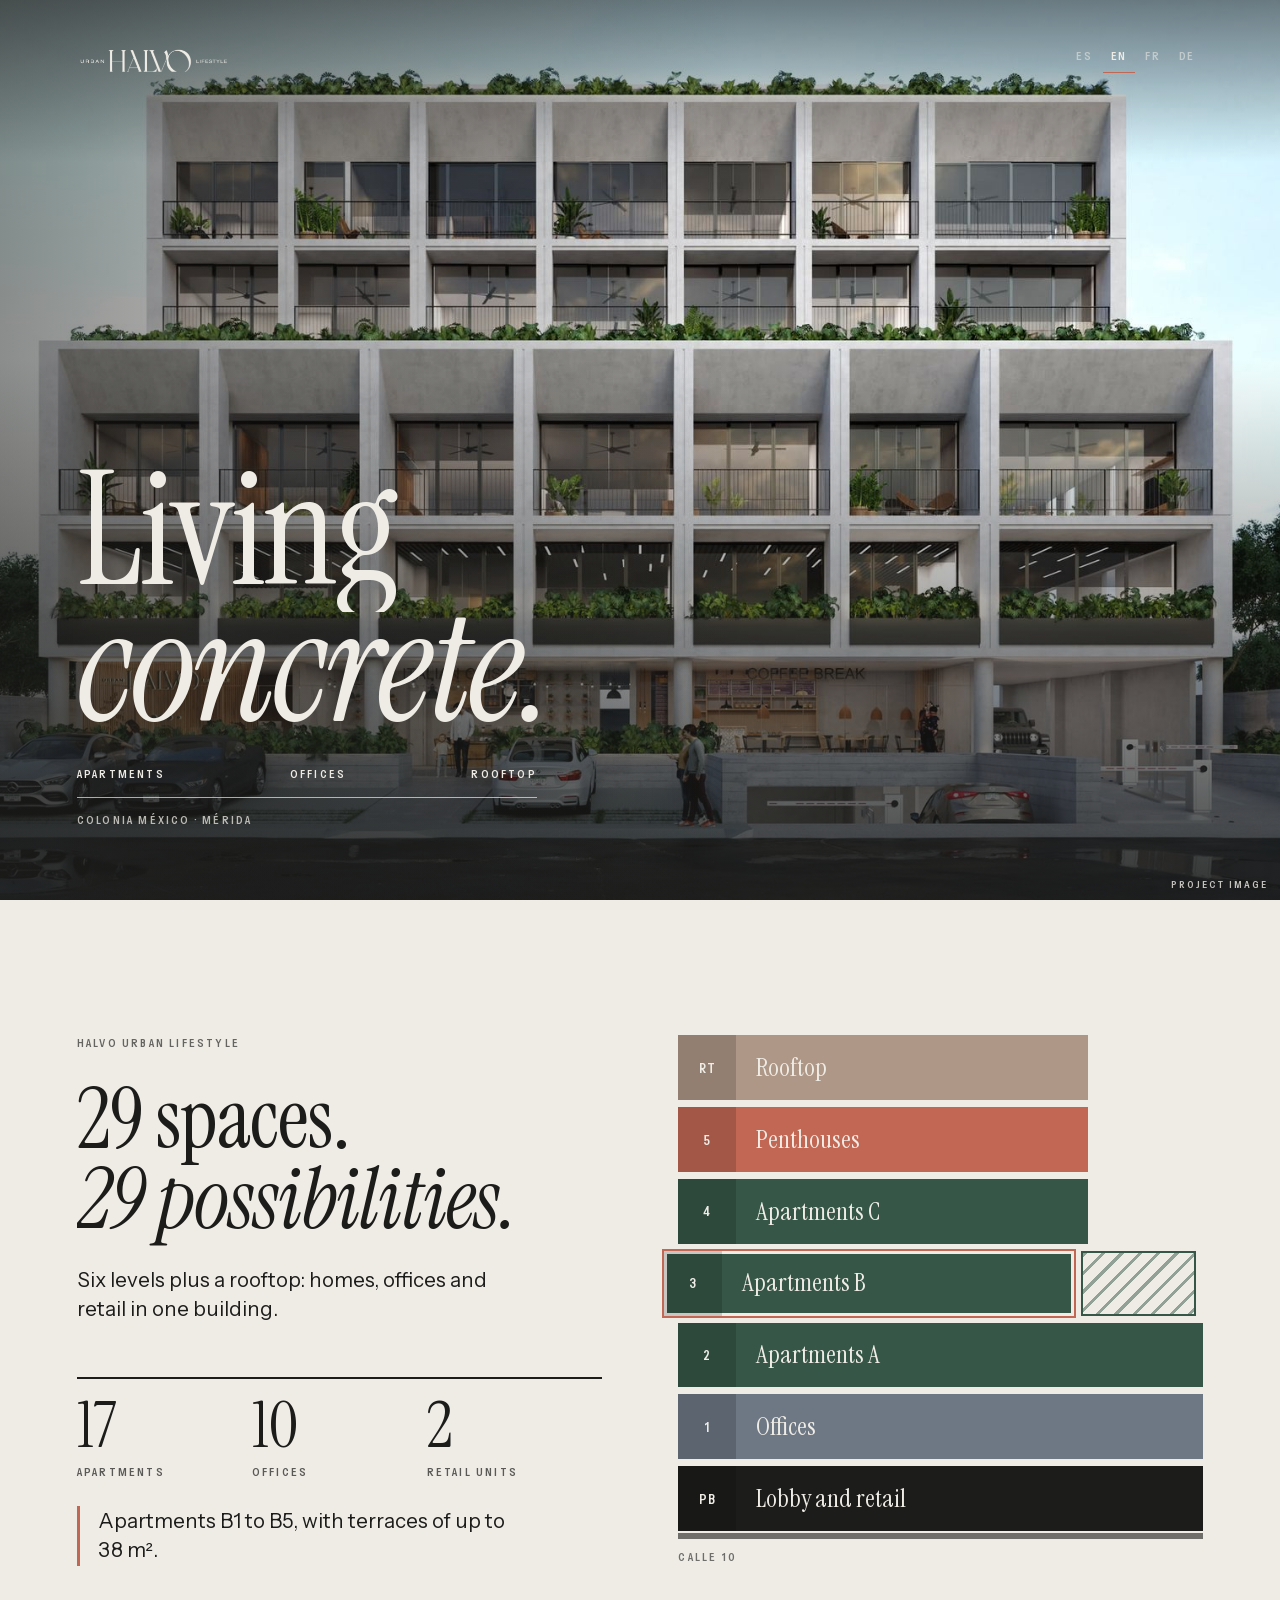
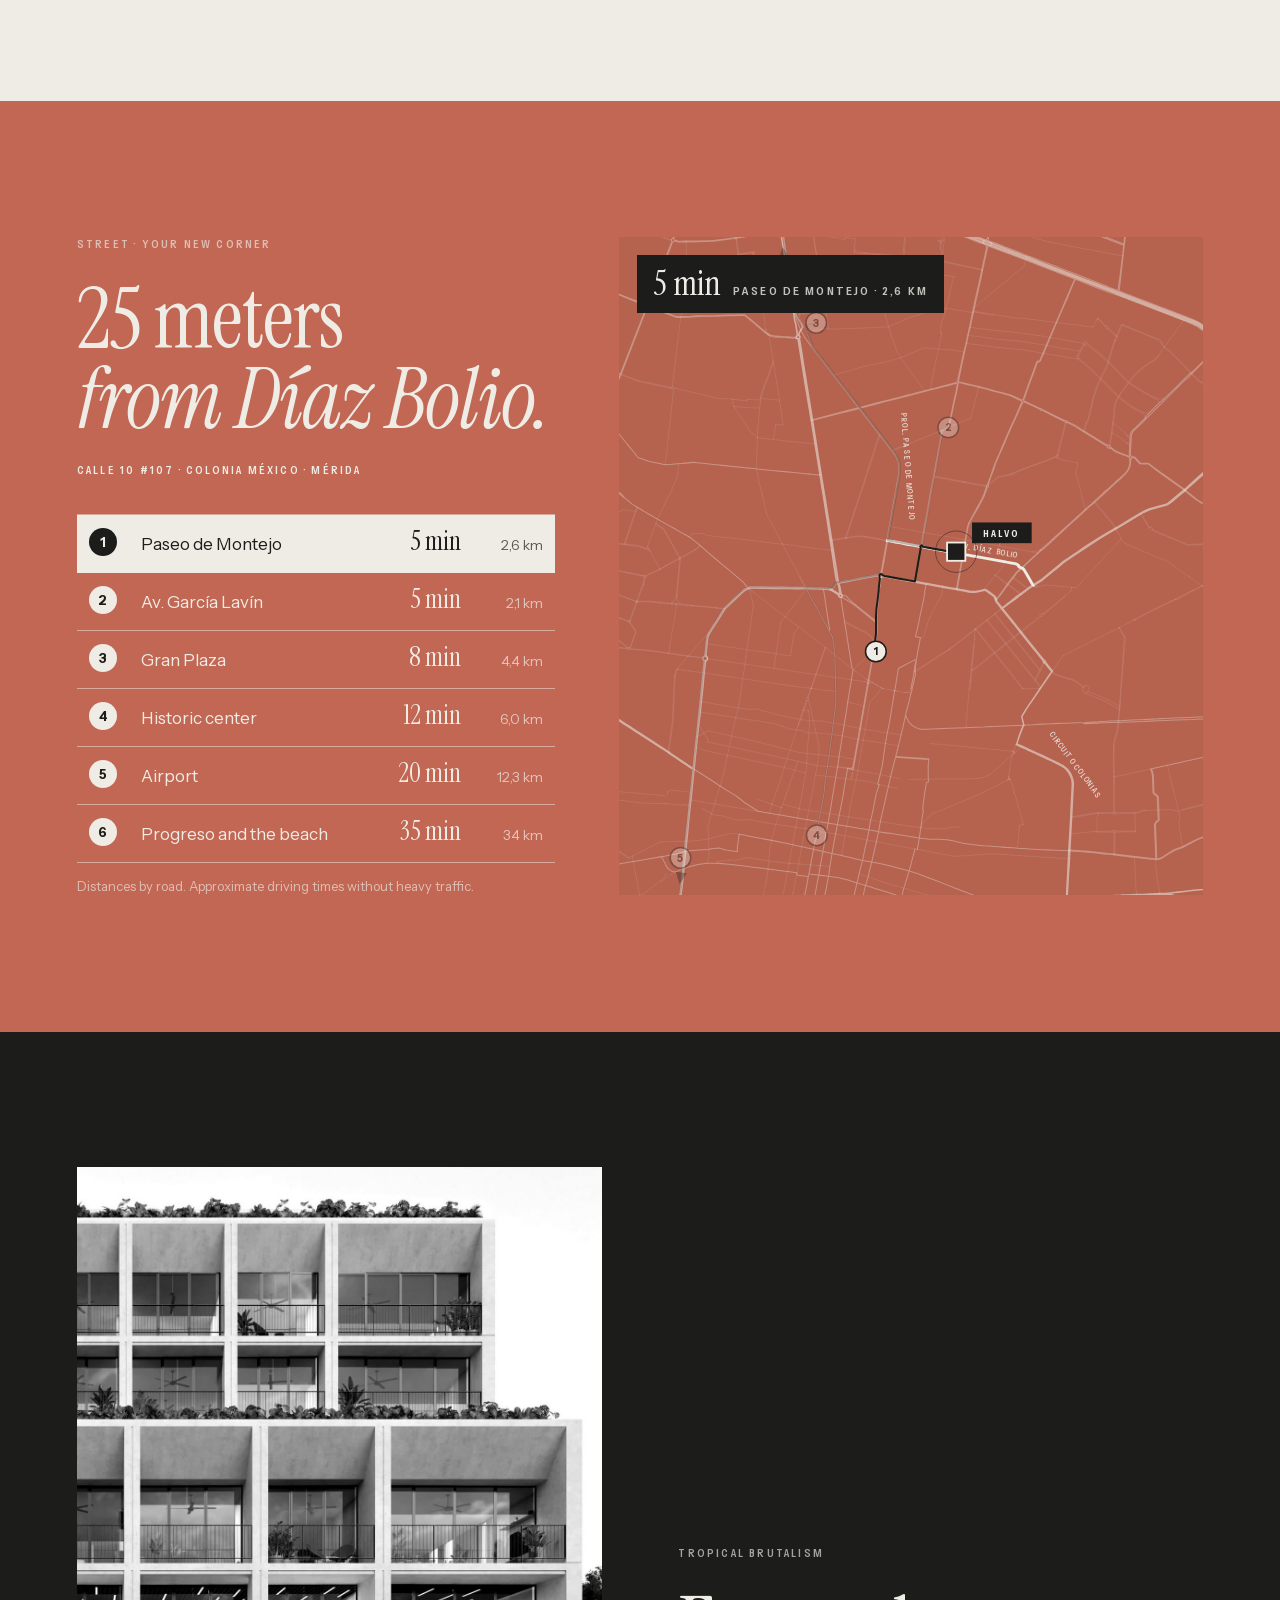
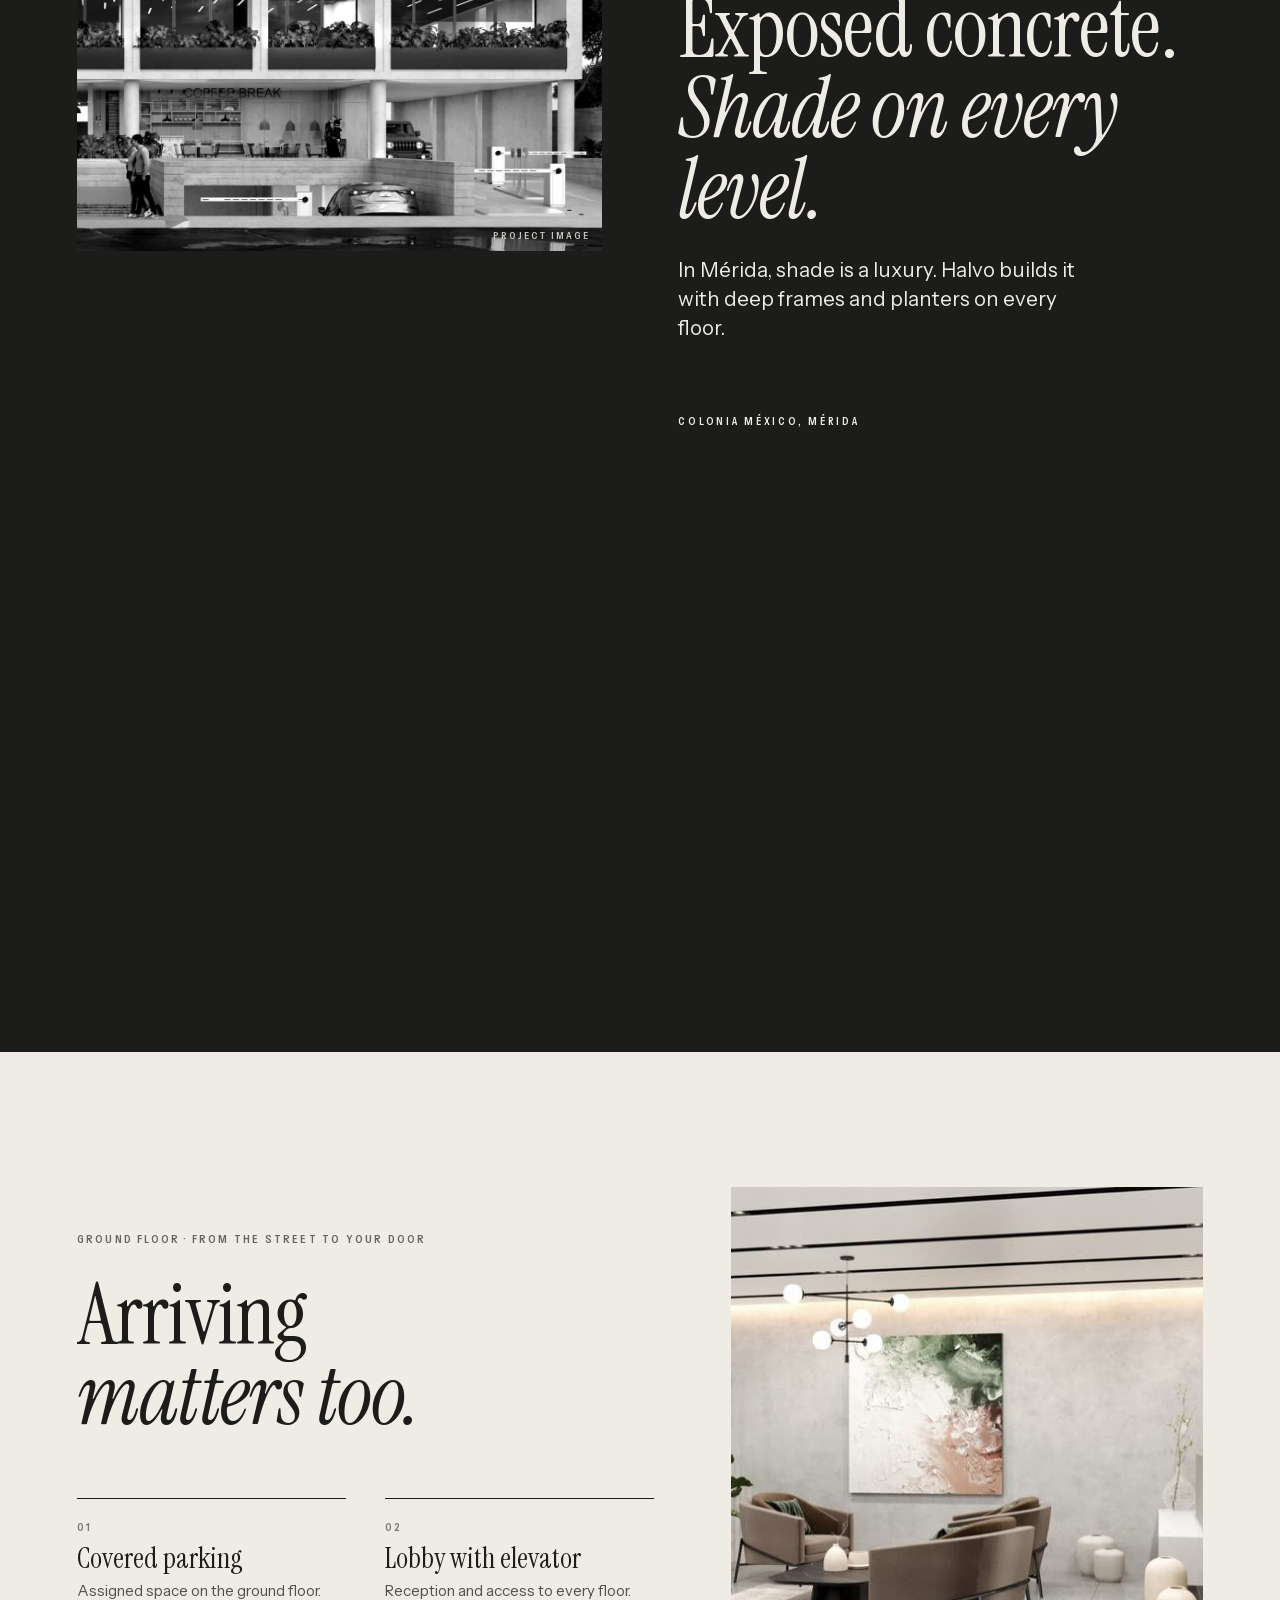
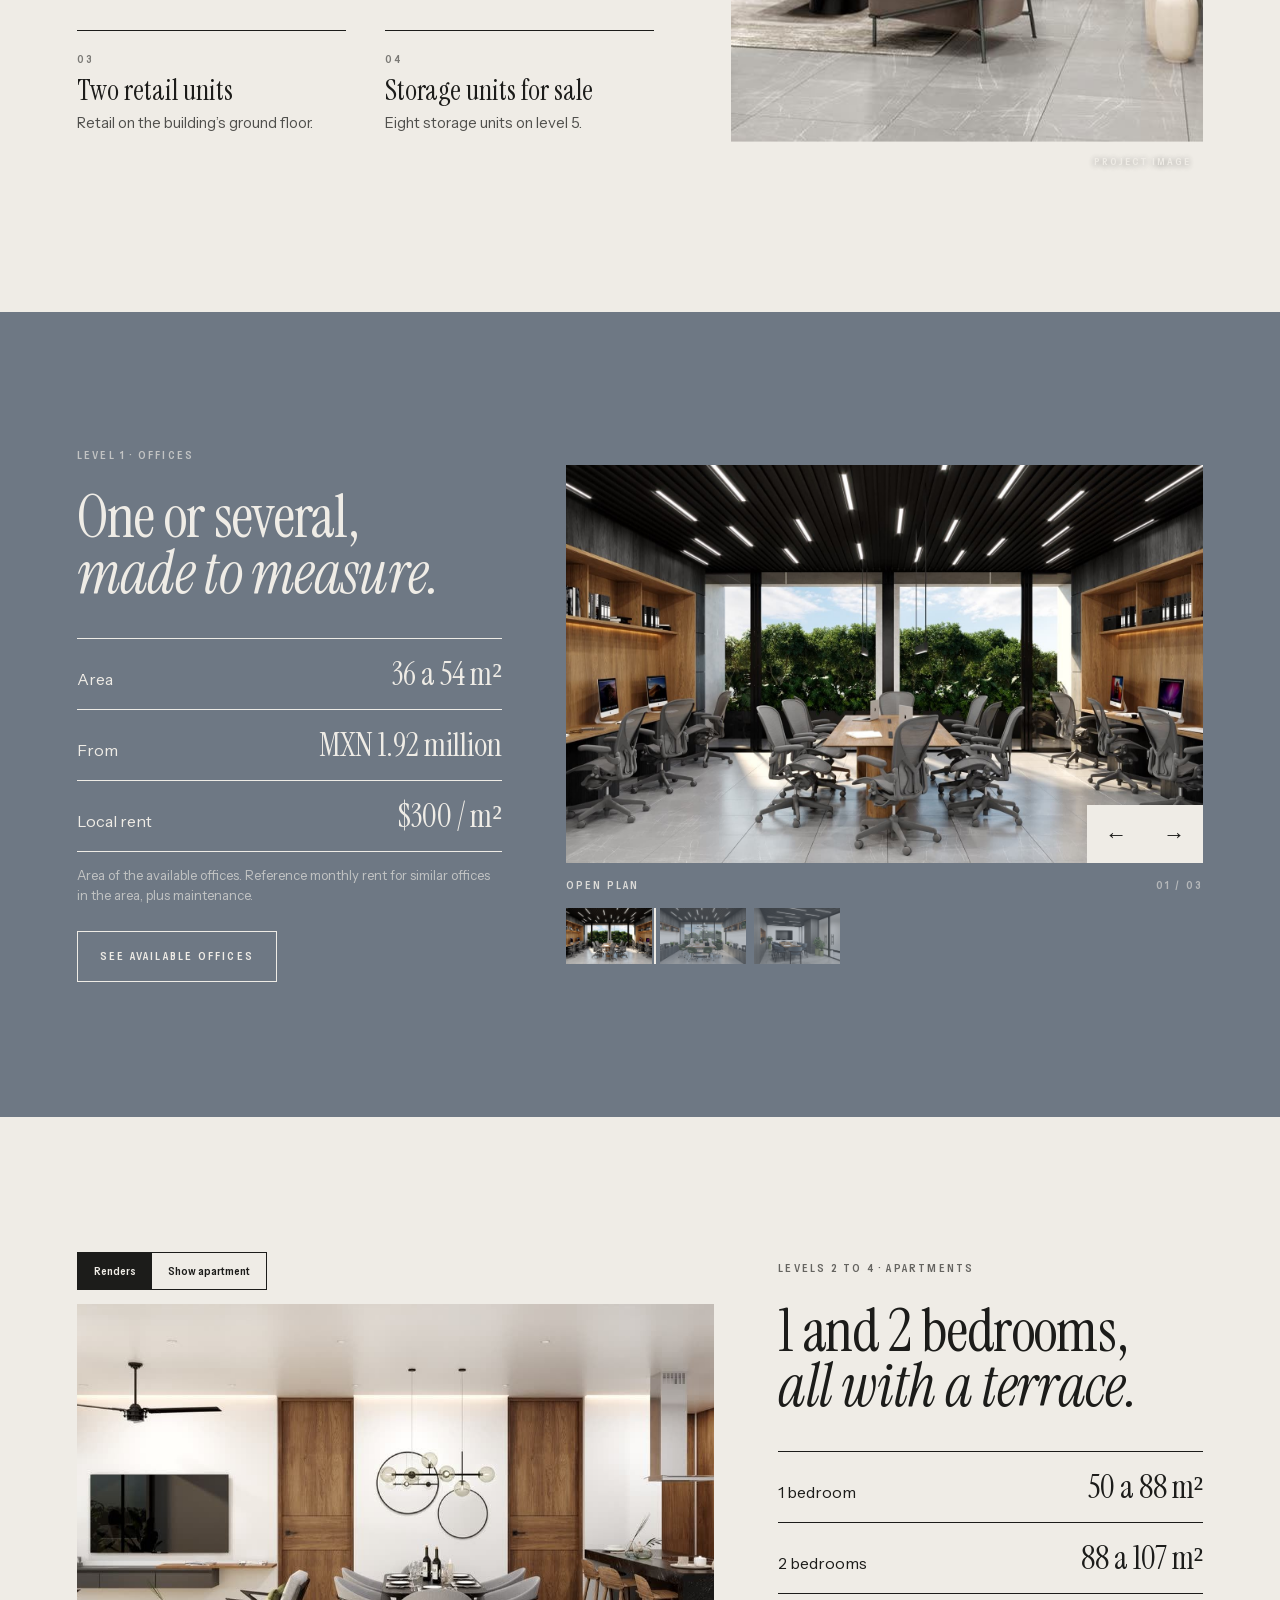
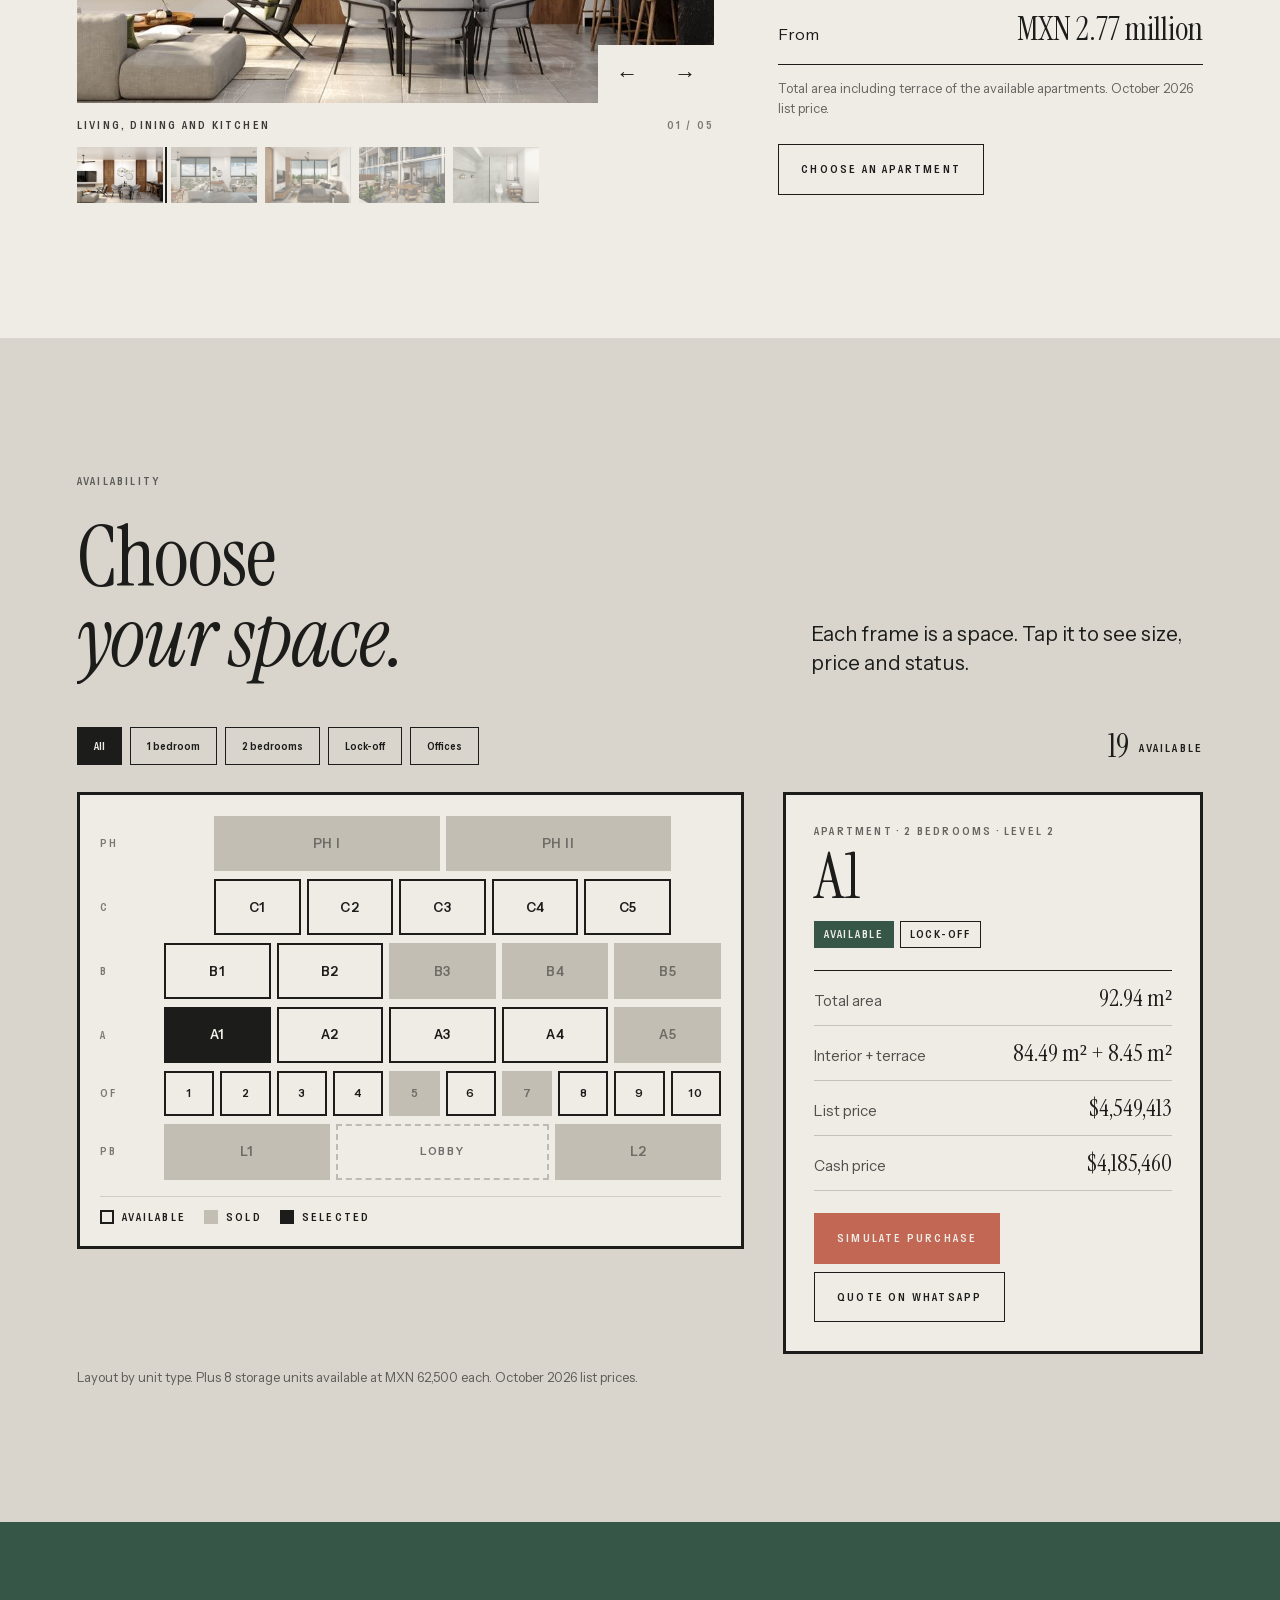
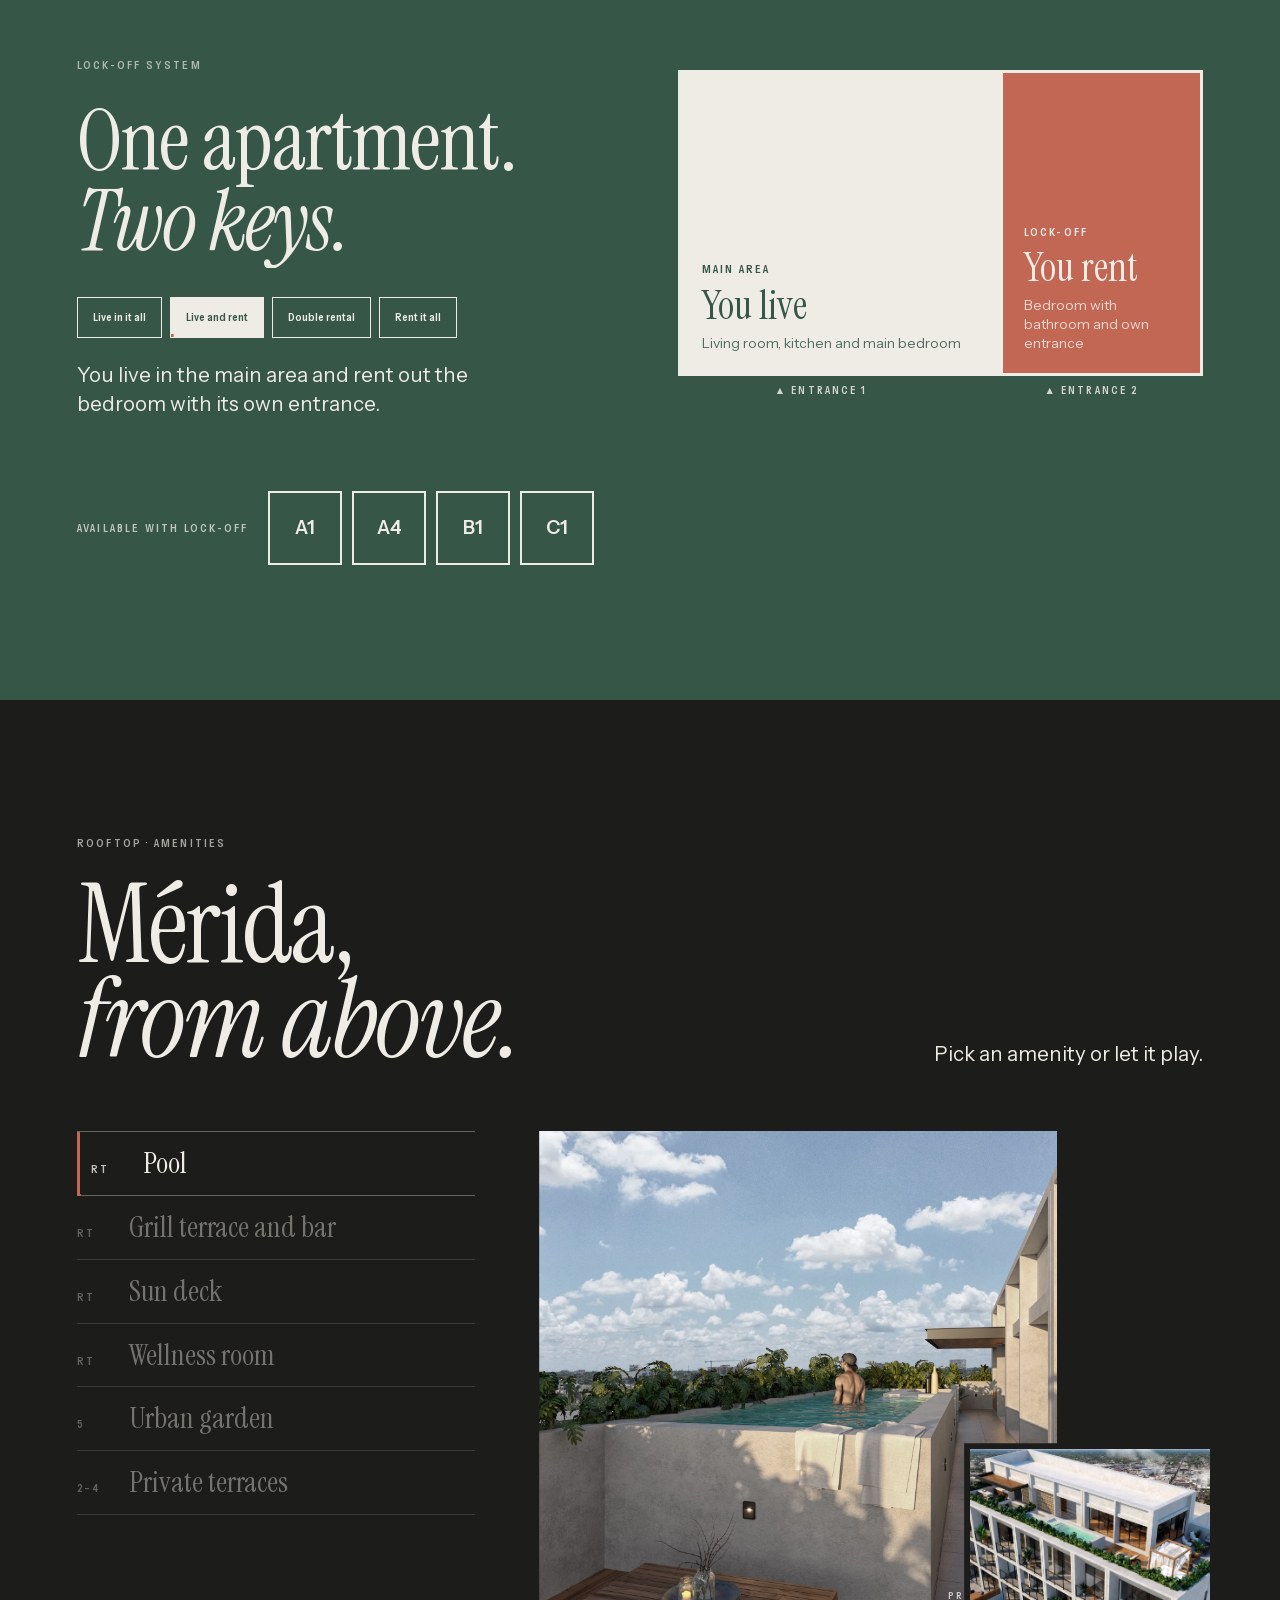
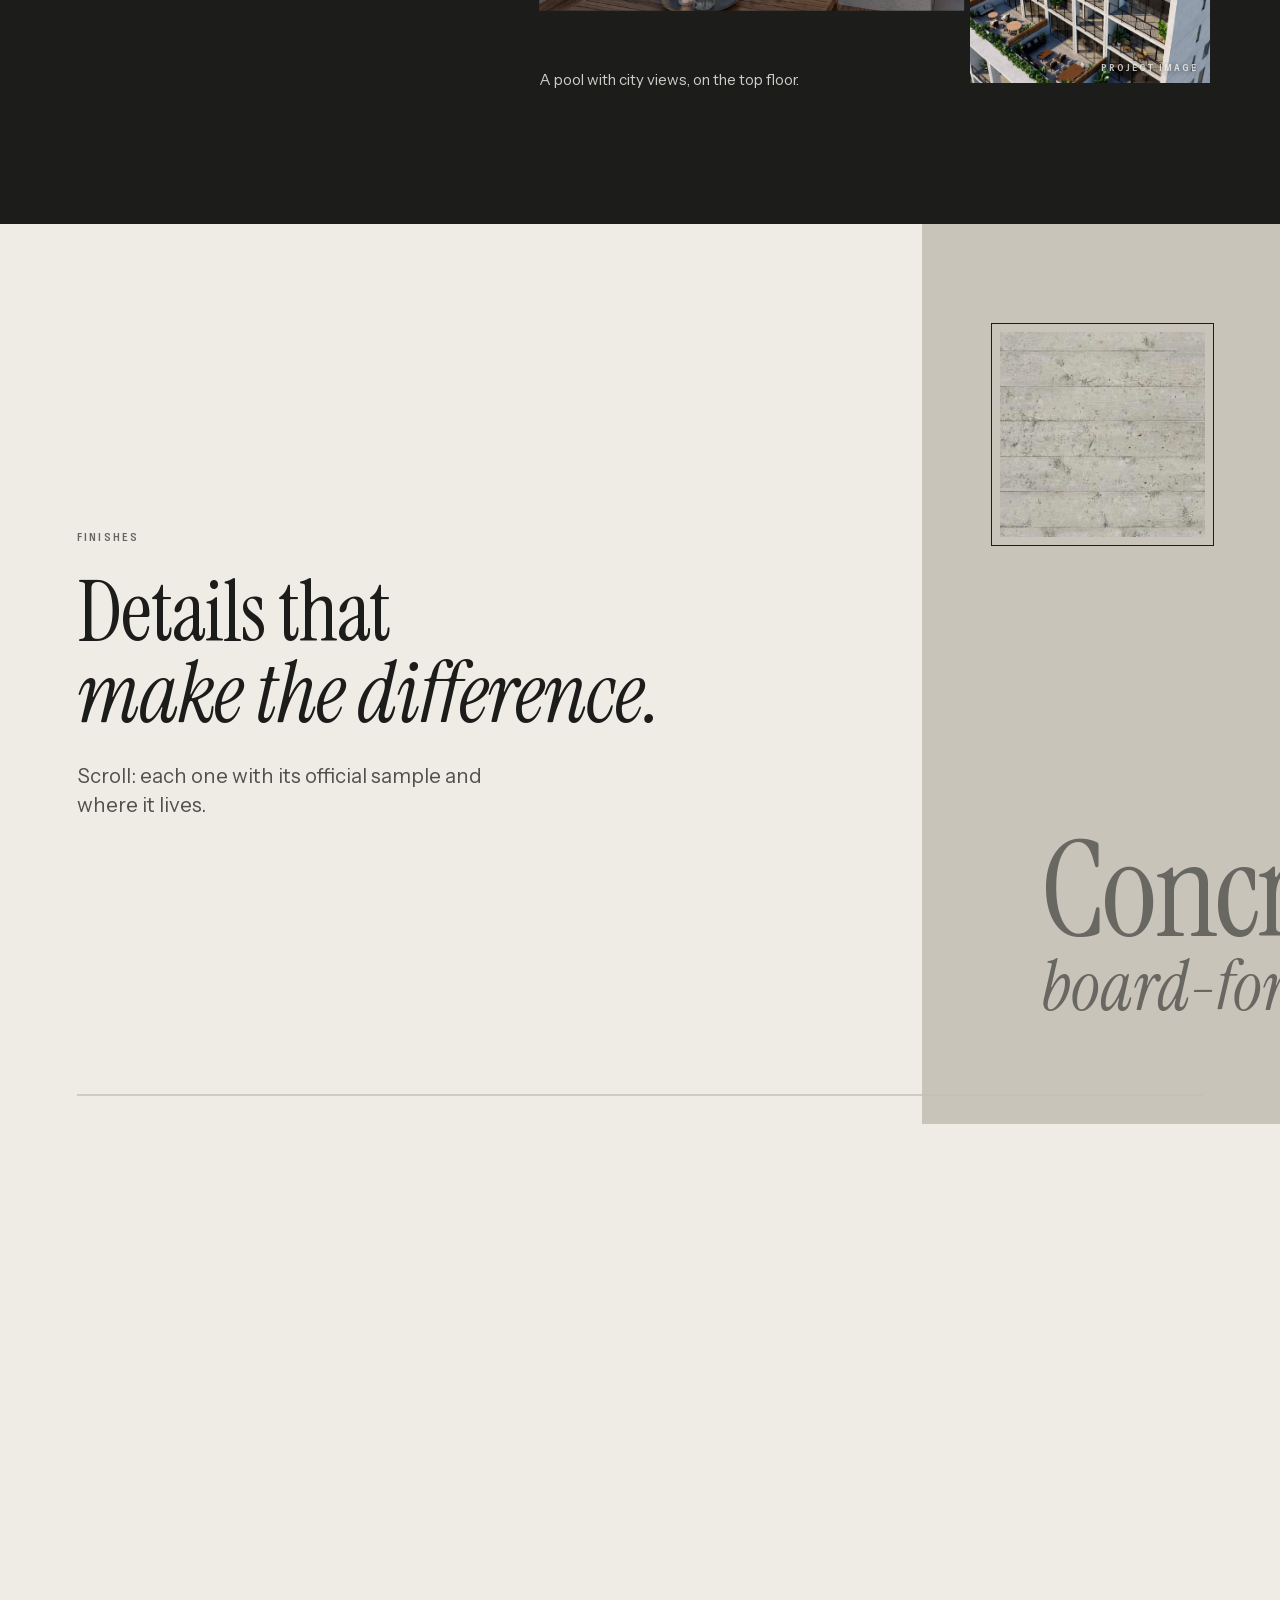
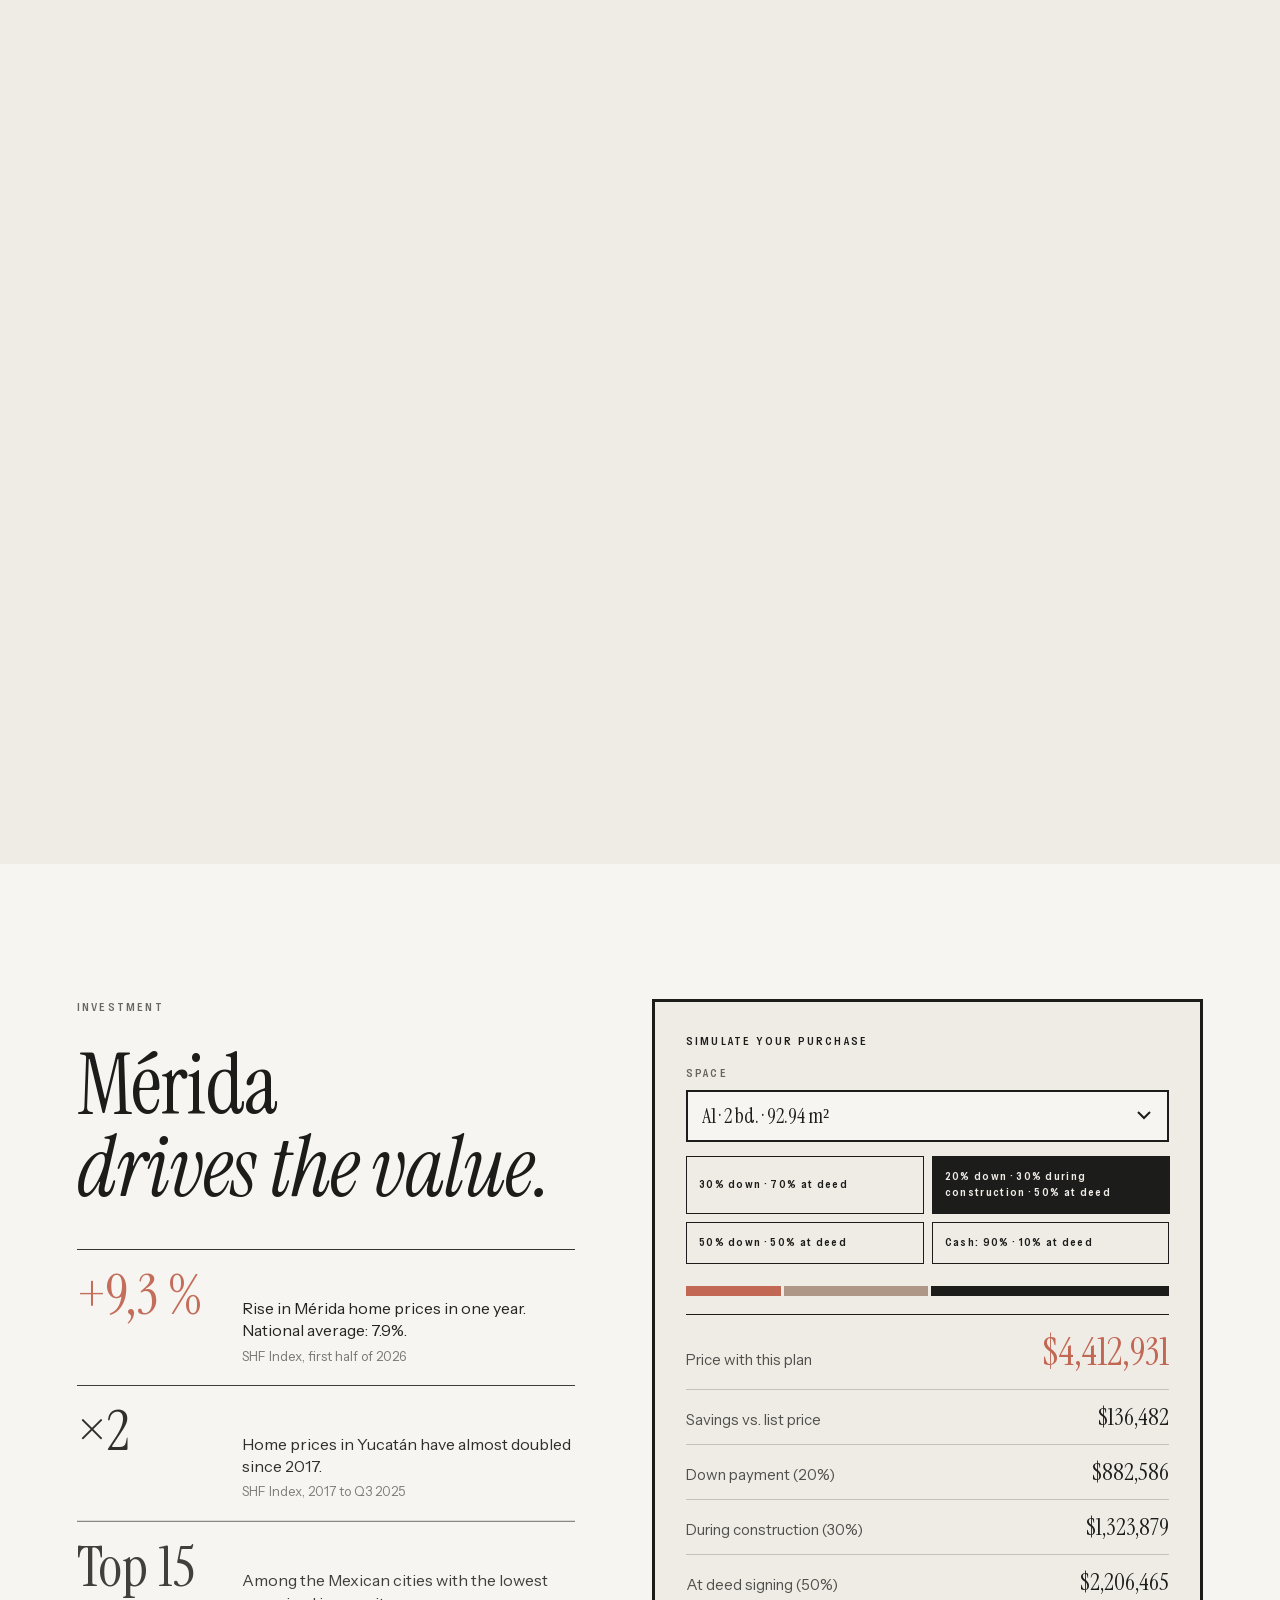
<file: publicar/halvo/index.html>
<!doctype html>
<html lang="es" class="no-js">
<head>
<meta charset="utf-8">
<meta name="viewport" content="width=device-width, initial-scale=1">
<title>Halvo Urban Lifestyle · Concreto vivo</title>
<meta name="description" content="Departamentos, oficinas y rooftop en la Colonia México, Mérida. Prototipo de Black Sheep Studios.">
<meta name="robots" content="noindex, nofollow">
<meta property="og:title" content="Halvo · Concreto vivo">
<meta property="og:description" content="Prototipo de la nueva web de Halvo · Black Sheep Studios">
<meta property="og:image" content="img/og.jpg">
<meta name="theme-color" content="#1C1C1A">
<link rel="icon" href="data:image/svg+xml,%3Csvg xmlns='http://www.w3.org/2000/svg' viewBox='0 0 32 32'%3E%3Crect width='32' height='32' fill='%231C1C1A'/%3E%3Cg fill='none' stroke='%23EFECE6' stroke-width='2'%3E%3Crect x='5' y='6' width='10' height='9'/%3E%3Crect x='17' y='6' width='10' height='9'/%3E%3Crect x='5' y='17' width='10' height='9'/%3E%3C/g%3E%3Crect x='18' y='18' width='8' height='7' fill='%23F2D3A0'/%3E%3C/svg%3E">
<link rel="stylesheet" href="css/styles.css?v=2">
<script>
  document.documentElement.classList.replace('no-js', 'js');
</script>
</head>
<body class="is-loading">

<!-- menú: se despliega para elegir, se contrae al leer y desaparece con la inactividad -->
<nav class="menu" data-menu aria-label="Secciones">
  <button type="button" class="menu-tab lbl" data-menu-tab aria-expanded="false"><i aria-hidden="true"></i><span data-menu-act data-i18n-skip>Menú</span></button>
  <div class="menu-panel" data-menu-panel>
    <img class="menu-logo" src="img/logo-hueso.png" alt="Halvo Urban Lifestyle" width="2400" height="487">
    <ol class="menu-lista">
      <li><a href="#edificio" data-go data-sec="edificio"><span class="tx"><span class="nm">El edificio</span><span class="sb lbl">29 espacios</span></span><span class="mk" aria-hidden="true"></span></a></li>
      <li><a href="#calle" data-go data-sec="calle"><span class="tx"><span class="nm">Ubicación</span><span class="sb lbl">Calle 10 #107</span></span><span class="mk" aria-hidden="true"></span></a></li>
      <li><a href="#brutalismo" data-go data-sec="brutalismo"><span class="tx"><span class="nm">Arquitectura</span><span class="sb lbl">Brutalismo tropical</span></span><span class="mk" aria-hidden="true"></span></a></li>
      <li><a href="#planta-baja" data-go data-sec="planta-baja"><span class="tx"><span class="nm">Llegada</span><span class="sb lbl">Planta baja</span></span><span class="mk" aria-hidden="true"></span></a></li>
      <li><a href="#oficinas" data-go data-sec="oficinas"><span class="tx"><span class="nm">Oficinas</span><span class="sb lbl">Nivel 1</span></span><span class="mk" aria-hidden="true"></span></a></li>
      <li><a href="#departamentos" data-go data-sec="departamentos"><span class="tx"><span class="nm">Departamentos</span><span class="sb lbl">Niveles 2 a 4</span></span><span class="mk" aria-hidden="true"></span></a></li>
      <li><a href="#disponibilidad" data-go data-sec="disponibilidad"><span class="tx"><span class="nm">Disponibilidad</span><span class="sb lbl">Elige tu espacio</span></span><span class="mk" aria-hidden="true"></span></a></li>
      <li><a href="#lockoff" data-go data-sec="lockoff"><span class="tx"><span class="nm">Lock-off</span><span class="sb lbl">Dos llaves</span></span><span class="mk" aria-hidden="true"></span></a></li>
      <li><a href="#rooftop" data-go data-sec="rooftop"><span class="tx"><span class="nm">Rooftop</span><span class="sb lbl">Amenidades</span></span><span class="mk" aria-hidden="true"></span></a></li>
      <li><a href="#acabados" data-go data-sec="acabados"><span class="tx"><span class="nm">Acabados</span><span class="sb lbl">Materiales</span></span><span class="mk" aria-hidden="true"></span></a></li>
      <li><a href="#inversion" data-go data-sec="inversion"><span class="tx"><span class="nm">Inversión</span><span class="sb lbl">Simula tu compra</span></span><span class="mk" aria-hidden="true"></span></a></li>
      <li><a href="#consulta" data-go data-sec="consulta"><span class="tx"><span class="nm">Desarrolladora</span><span class="sb lbl">Consulta</span></span><span class="mk" aria-hidden="true"></span></a></li>
    </ol>
    <a class="btn lbl menu-cta" href="#contacto" data-go data-sec="contacto">Agenda tu visita</a>
    <div class="idiomas lbl idiomas-menu" role="group" aria-label="Idioma"><button type="button" data-idioma="es" aria-pressed="false">ES</button><button type="button" data-idioma="en" aria-pressed="false">EN</button><button type="button" data-idioma="fr" aria-pressed="false">FR</button><button type="button" data-idioma="de" aria-pressed="false">DE</button></div>
  </div>
</nav>

<main>

<!-- 01 INICIO: del trazo al concreto -->
<section class="hero" id="inicio">
  <div class="idiomas lbl idiomas-hero" role="group" aria-label="Idioma"><button type="button" data-idioma="es" aria-pressed="false">ES</button><button type="button" data-idioma="en" aria-pressed="false">EN</button><button type="button" data-idioma="fr" aria-pressed="false">FR</button><button type="button" data-idioma="de" aria-pressed="false">DE</button></div>
  <img class="hero-logo" src="img/logo-hueso.png" alt="Halvo Urban Lifestyle" width="2400" height="487">
  <div class="hero-media" data-nr="Imagen de proyecto">
    <img class="hero-render" src="img/render.jpg" alt="Fachada de Halvo" width="2000" height="1334">
    <div class="hero-trazo"><img src="img/trazo.jpg" alt="" width="2000" height="1334"></div>
    <span class="hero-line" aria-hidden="true"></span>
    <div class="hero-shade" aria-hidden="true"></div>
  </div>
  <div class="hero-txt">
    <h1 class="display"><span class="ln"><span data-i18n-k="hero:Concreto">Concreto</span></span><span class="ln"><em data-i18n-k="hero:vivo.">vivo.</em></span></h1>
    <div class="hero-meta lbl">
      <p class="hero-tipos"><span>Departamentos</span><span>Oficinas</span><span>Rooftop</span></p>
      <p class="hero-zona">Colonia México · Mérida</p>
    </div>
  </div>
</section>

<!-- 02 EL EDIFICIO: el índice es el propio edificio -->
<section class="s edificio" id="edificio">
  <div class="edif">
    <div class="edif-txt">
      <p class="lbl k">Halvo Urban Lifestyle</p>
      <h2 class="h1"><span class="ln"><span>29 espacios.</span></span><span class="ln"><em>29 posibilidades.</em></span></h2>
      <p class="lead rv">Seis niveles más rooftop: vivienda, oficinas y comercio en un mismo edificio.</p>
      <dl class="mix rv">
        <div><dt>17</dt><dd>Departamentos</dd></div>
        <div><dt>10</dt><dd>Oficinas</dd></div>
        <div><dt>2</dt><dd>Locales</dd></div>
      </dl>
      <p class="edif-det lead" data-edif-det data-i18n-skip aria-live="polite">Selecciona un piso.</p>
    </div>
    <div class="corte" data-corte aria-label="Corte del edificio">
      <button type="button" class="nv u-rt" data-p="rt" data-ir="#rooftop" data-d="Piscina, bar, terraza grill, asoleadero y salón wellness."><span class="t">RT</span><b>Rooftop</b></button>
      <button type="button" class="nv u-ph" data-p="5" data-ir="#rooftop" data-d="PH I y PH II, ocho bodegas y el huerto urbano."><span class="t">5</span><b>Penthouses</b></button>
      <button type="button" class="nv u-dep" data-p="4" data-ir="#departamentos" data-d="Departamentos C1 a C5, de 1 y 2 recámaras."><span class="t">4</span><b>Departamentos C</b></button>
      <button type="button" class="nv u-dep" data-p="3" data-ir="#departamentos" data-d="Departamentos B1 a B5, con terrazas de hasta 38 m²."><span class="t">3</span><b>Departamentos B</b><i class="terr" aria-hidden="true"></i></button>
      <button type="button" class="nv u-dep ancho" data-p="2" data-ir="#departamentos" data-d="Departamentos A1 a A5, de 2 recámaras."><span class="t">2</span><b>Departamentos A</b></button>
      <button type="button" class="nv u-ofi ancho" data-p="1" data-ir="#oficinas" data-d="Diez oficinas, sala de juntas y baños comunes."><span class="t">1</span><b>Oficinas</b></button>
      <button type="button" class="nv u-pb ancho" data-p="pb" data-ir="#planta-baja" data-d="Lobby con elevador, dos locales y estacionamiento techado."><span class="t">PB</span><b>Lobby y locales</b></button>
      <span class="suelo lbl">Calle 10</span>
    </div>
  </div>
</section>

<!-- 03 CALLE: tu nueva esquina -->
<section class="s terra calle-s" id="calle" data-piso="calle">
  <div class="ubi">
    <div class="ubi-txt">
      <p class="lbl k">Calle · Tu nueva esquina</p>
      <h2 class="h1"><span class="ln"><span>A 25 metros</span></span><span class="ln"><em>de Díaz Bolio.</em></span></h2>
      <p class="lbl dir rv">Calle 10 #107 · Colonia México · Mérida</p>
      <div class="rv" data-destinos><!-- destinos:inicio --><ol class="destinos"><li data-dest="1"><span class="n">1</span><span class="d">Paseo de Montejo</span><span class="t">5 min</span><span class="km">2,6 km</span></li><li data-dest="2"><span class="n">2</span><span class="d">Av. García Lavín</span><span class="t">5 min</span><span class="km">2,1 km</span></li><li data-dest="3"><span class="n">3</span><span class="d">Gran Plaza</span><span class="t">8 min</span><span class="km">4,4 km</span></li><li data-dest="4"><span class="n">4</span><span class="d">Centro Histórico</span><span class="t">12 min</span><span class="km">6,0 km</span></li><li data-dest="5"><span class="n">5</span><span class="d">Aeropuerto</span><span class="t">20 min</span><span class="km">12,3 km</span></li><li data-dest="6"><span class="n">6</span><span class="d">Progreso y la playa</span><span class="t">35 min</span><span class="km">34 km</span></li></ol><!-- destinos:fin --></div>
      <p class="nota-s">Distancias por calle. Tiempos aproximados en auto, sin tráfico pesado.</p>
    </div>
    <div class="mapa-box" data-mapa>
      <!-- mapa:inicio --><svg class="mapa" viewBox="0 0 960 1080" xmlns="http://www.w3.org/2000/svg" role="img" aria-label="Mapa de ubicación de Halvo en la Colonia México, Mérida">
<path class="via via-tertiary" d="M405.7,726.2 L398.5,720.8 L395.9,718.8 L391.4,715.4 L390.2,714.5 L388.5,713.1 M81.7,684.4 L93.1,686.1 L103.8,687.5 L112.3,688.8 L113.1,688.9 M251.4,932.1 L256.7,916.4 L261.1,904.8 L265.9,889.2 L271.5,871.8 L276.3,857.4 L281.0,843.1 L286.0,827.8 L291.8,809.8 M311.4,777.7 L313.0,794.6 L313.3,801.6 L312.5,809.2 L311.9,815.2 L310.3,831.3 L309.4,839.4 L308.9,848.5 L308.7,864.7 L308.3,871.5 L306.8,880.2 L302.4,905.1 L299.3,922.4 L296.1,939.3 M429.4,960.5 L422.6,959.5 L413.5,958.0 L407.3,957.1 L396.9,955.6 L386.5,954.0 L383.6,953.6 L377.1,952.5 L375.6,952.2 L367.9,951.1 L362.5,950.2 L361.7,950.1 M279.6,1029.0 L295.1,1030.1 L297.3,1030.2 L313.6,1031.5 L314.9,1031.6 L315.8,1031.7 L323.3,1032.3 L328.4,1032.5 M232.9,263.1 L234.7,260.5 L236.1,254.8 L237.8,250.3 L243.7,234.5 L245.7,228.9 L246.6,226.4 L249.8,218.3 L253.9,207.4 M306.8,880.2 L300.4,879.1 L297.2,878.2 L288.9,875.7 L271.5,871.8 L257.9,868.8 L241.1,865.1 L225.0,861.4 L210.2,858.2 L208.9,858.1 L195.4,855.0 L178.1,851.6 L160.1,848.0 L142.2,844.0 L131.9,839.9 L127.0,837.3 M293.9,861.1 L288.9,875.7 L288.5,876.8 L285.4,885.0 L283.6,889.9 L282.0,894.3 L276.8,909.8 L274.9,916.1 M425.9,899.1 L410.0,894.6 L389.7,892.2 L381.7,891.2 L372.7,889.9 M145.4,829.5 L151.2,830.7 L163.2,833.3 L181.3,837.0 L198.6,840.6 L213.5,844.2 L228.6,847.3 L244.5,850.6 L263.3,854.6 L276.3,857.4 L293.9,861.1 L301.5,863.1 L308.7,864.7 M386.6,858.0 L385.8,857.9 L385.4,857.8 L379.4,856.9 L378.8,856.8 L377.9,856.7 L371.5,855.9 L370.3,855.1 L369.5,854.5 L363.1,853.7 L361.5,854.4 L345.9,852.5 L345.2,852.4 L328.3,850.5 L308.9,848.5 L298.4,847.3 L281.0,843.1 L268.4,840.2 L259.2,837.5 L248.3,834.4 L237.9,832.0 L232.9,830.9 L217.6,827.2 L202.4,823.6 L185.2,819.8 L166.7,815.9 L159.9,814.3 L155.0,813.2 L149.3,811.9 L146.4,811.3 M146.2,988.9 L148.2,1005.7 L147.7,1016.0 L144.9,1028.9 M392.3,825.2 L391.6,825.1 L391.1,825.0 L385.7,823.9 L384.9,823.7 L384.1,823.4 L367.7,819.7 L367.0,819.6 L349.8,817.1 L337.5,816.1 L336.4,815.8 L323.6,814.6 L311.9,815.2 L307.3,813.9 L302.4,811.6 L299.3,810.8 L291.8,809.8 L287.5,809.2 L279.8,807.9 L277.8,807.2 L256.8,800.0 L240.5,797.2 L225.4,794.4 L220.3,793.8 L209.5,792.7 L191.7,789.8 L182.3,788.3 L171.2,786.4 L155.1,784.0 L147.9,782.9 M356.2,746.6 L334.9,744.4 L316.2,741.7 M146.4,811.3 L139.6,815.2 M143.3,668.1 L144.5,668.3 L162.1,670.9 L174.4,672.7 L186.5,674.5 L198.3,676.2 L210.1,678.0 L222.2,679.9 L233.9,681.2 L246.1,682.9 L258.3,684.6 L270.3,686.7 L282.1,688.4 M118.0,925.3 L118.9,925.4 L119.9,925.5 L125.3,926.2 L140.5,928.8 L145.0,929.5 L146.5,929.8 L157.2,931.5 L174.9,934.5 L190.5,937.1 L206.3,939.8 L228.7,943.4 M90.5,909.1 L88.9,908.9 L85.4,908.7 L84.5,908.8 L83.7,909.0 L82.6,909.5 L81.4,910.2 L80.5,911.1 L80.1,911.6 M207.0,701.8 L207.9,701.9 L218.2,703.4 L218.8,703.5 L219.5,703.6 L229.6,705.1 L230.5,705.2 L242.4,707.0 L254.6,708.8 L266.3,710.5 L278.7,712.3 L290.6,714.0 L305.6,716.3 L315.8,717.7 L323.0,718.8 L324.0,718.9 L337.5,720.9 L354.4,723.4 L355.5,723.6 M51.3,516.6 L53.9,520.7 L60.0,532.5 L60.7,533.6 L65.5,542.2 L67.2,545.3 M18.0,675.6 L18.4,675.0 L19.1,674.0 L20.6,669.9 L23.0,663.3 L27.3,651.9 L27.7,650.1 L27.9,648.7 L27.8,647.7 L27.1,646.2 L20.4,636.2 L18.5,633.4 M382.3,887.1 L382.6,887.0 L382.8,887.0 L383.0,886.8 L383.2,886.6 L383.5,886.0 L383.8,885.4 L384.0,884.5 L384.1,883.2 L384.0,882.4 L383.7,881.6 L383.6,881.3 L383.2,881.2 M119.5,605.0 L115.8,604.7 L105.2,603.3 L101.5,603.1 L94.5,602.4 L86.8,601.6 L85.8,601.5 L79.2,601.1 M42.3,559.3 L42.9,559.4 L43.4,559.3 L44.0,559.0 L44.4,558.6 L44.7,558.3 L44.9,557.9 L45.1,557.1 L45.1,556.8 L44.9,556.3 L44.5,555.8 L43.9,555.8 L43.4,555.9 L42.7,556.1 L42.3,556.6 L41.9,557.2 L41.7,557.8 L41.6,558.7 L41.9,559.1 L42.3,559.3 M124.3,513.7 L122.0,515.1 L115.6,518.7 L113.0,520.2 L110.6,521.4 L100.5,526.9 L99.2,527.6 L88.2,533.6 L77.4,539.5 M-26.3,541.5 L-14.8,545.5 L-12.0,546.0 L-8.4,546.7 L-6.3,547.4 L1.2,549.6 L16.4,552.6 M16.6,551.6 L6.6,549.6 L0.7,548.4 L-4.1,547.1 L-8.3,545.6 L-14.4,544.6 M95.4,589.0 L96.4,577.8 L97.6,565.3 L97.8,562.8 L98.1,559.6 L98.3,558.3 L98.8,552.7 L98.9,551.8 L99.5,545.0 L100.1,538.2 L100.7,531.6 L100.9,530.3 M99.6,530.1 L99.0,536.9 L98.9,538.0 L97.5,552.5 L97.0,558.8 L96.4,565.2 L95.2,577.7 L94.2,589.0 M2.2,451.1 L-4.9,456.6 L-11.9,462.0 L-18.8,467.3 M220.8,605.5 L218.8,618.0 L217.2,629.7 L215.5,642.1 L213.7,653.9 L211.9,666.1 L210.2,677.7 L210.1,678.0 L208.5,689.8 M39.5,1089.1 L36.0,1097.1 L32.4,1106.3 M383.2,881.2 L382.9,881.3 L382.6,881.5 L382.3,882.0 L382.0,882.7 L381.8,883.5 L381.7,884.4 L381.6,885.4 L381.7,886.1 L381.8,886.4 L381.9,886.7 L382.1,887.0 L382.3,887.1 M386.0,875.5 L392.4,876.7 M18.5,633.4 L18.7,632.7 L18.5,632.1 L18.0,631.7 L17.2,631.5 L16.8,631.7 L16.4,632.0 L16.2,632.5 L16.2,633.1 L16.4,633.6 L16.9,633.9 L17.5,634.0 L18.1,633.8 L18.5,633.4 M-23.2,617.6 L-22.3,617.9 L-21.4,618.2 L-16.7,619.9 L-15.8,620.3 L-14.2,620.8 L-9.5,622.6 L-7.4,623.3 M68.5,993.8 L65.4,995.0 L42.9,1006.8 L32.3,1012.1 L22.2,1017.1 M-21.9,502.2 L-17.6,502.7 L-11.3,503.5 L4.8,505.1 L8.3,505.5 L9.9,505.7 L21.9,507.0 L29.9,508.0 L34.3,509.0 L45.3,513.2 L48.5,514.6 L50.0,515.3 L51.3,516.6 M49.3,513.2 L45.8,512.1 L34.4,507.8 L32.0,507.1 L29.0,506.5 L22.2,505.8 L20.6,505.7 L10.3,504.3 L8.6,504.1 L-1.0,503.1 L-17.5,501.4 L-27.0,500.2 M30.3,236.8 L43.1,239.6 L56.1,242.4 L67.4,245.0 L79.2,247.6 L86.3,248.9 M85.8,247.4 L56.4,241.0 L30.7,235.4 M2.1,224.2 L1.2,224.2 L-4.3,222.2 L-21.9,215.3 M495.9,970.4 L497.1,966.1 L498.7,963.2 L503.1,958.5 L507.5,954.1 M486.7,714.1 L489.7,712.2 L500.0,705.7 L504.0,703.2 L516.0,695.4 L528.0,687.7 L543.6,677.6 L557.1,667.2 L564.3,661.6 L572.4,655.3 L580.7,648.8 L584.7,645.6 L585.6,645.0 L586.7,644.1 L595.4,637.3 L604.2,630.4 L605.5,629.4 L613.9,622.8 L617.5,620.0 L618.7,619.1 L623.1,615.7 L628.9,611.1 M687.9,574.5 L685.3,574.8 L684.6,574.8 L683.9,574.9 L683.3,574.8 L682.8,574.6 L682.1,574.0 L681.8,573.3 L681.5,572.6 M349.7,498.9 L369.8,495.7 L371.8,495.3 L373.1,495.2 M764.8,738.0 L762.7,738.0 L761.6,737.6 L760.0,736.4 L751.2,730.0 L748.9,728.6 L746.7,727.6 L743.6,726.6 L736.0,724.3 L722.9,719.9 L717.1,718.1 L716.0,717.6 L715.1,716.8 L713.9,715.7 L712.0,713.1 M765.9,737.2 L764.8,738.0 L763.7,738.7 L762.8,740.2 L762.3,740.9 L761.9,743.9 L762.1,746.0 L762.7,747.5 L763.7,748.5 L765.8,749.5 L767.0,749.1 L767.9,748.8 L770.2,746.9 L771.6,744.1 L772.1,741.3 L771.9,740.5 L771.6,739.7 L771.0,738.5 L770.2,737.8 L769.6,737.2 L768.6,737.0 L767.3,736.8 L765.9,737.2 M823.1,771.6 L822.1,771.0 L805.2,761.2 L797.7,757.6 L789.8,754.5 L770.2,746.9 M765.8,749.5 L788.2,758.5 L800.0,763.2 L803.3,764.9 L821.7,775.8 L822.7,776.4 M814.0,944.6 L814.0,939.5 L813.9,933.3 L813.9,927.1 L813.8,913.0 L813.8,901.3 L813.7,893.8 M828.2,688.3 L827.5,699.2 L826.5,712.4 L825.9,720.0 L825.6,723.4 L825.2,727.1 L824.8,733.3 L824.5,737.6 L824.0,744.9 L823.5,751.6 L822.7,762.9 M915.2,594.4 L915.2,594.9 L915.3,595.3 L915.5,595.7 L915.8,596.1 L916.4,596.3 L917.3,596.2 L918.2,596.0 L919.9,595.0 L920.5,594.5 L920.9,593.9 L921.0,593.2 L920.9,592.8 L920.7,592.5 L920.3,592.1 L919.9,592.0 L919.2,592.0 L918.7,592.1 L917.9,592.3 L917.1,592.6 L916.0,593.3 L915.4,593.9 M265.3,633.4 L272.9,623.5 M196.2,773.7 L191.7,789.8 L189.1,801.0 L185.2,819.8 L181.3,837.0 L178.1,851.6 L178.0,852.6 M119.8,487.5 L128.0,487.5 L131.2,487.4 L132.0,487.3 L138.4,486.9 L139.4,487.2 L141.1,488.8 L143.3,490.0 L145.4,490.6 L149.2,490.9 L154.7,491.5 L164.1,492.7 L171.0,493.3 L174.3,493.6 L175.3,493.7 L176.7,493.9 L185.8,494.7 L197.8,496.3 L204.8,497.1 L215.3,498.3 L215.8,498.3 L216.2,498.3 L228.2,499.8 L236.9,500.9 L242.9,501.8 L256.3,503.4 L264.4,504.3 L268.7,504.6 M373.3,493.9 L374.3,491.0 L375.5,487.1 L377.8,480.3 L378.1,479.4 L378.3,479.0 L383.6,463.0 L387.1,452.2 L390.4,442.1 L393.8,431.5 L396.8,423.2 L399.6,414.9 L399.8,414.0 L402.6,406.3 L402.9,405.5 L404.0,401.3 M428.7,322.9 L428.1,324.3 L427.9,324.9 L424.0,334.7 L421.0,344.0 L418.0,353.2 L415.1,362.0 L412.1,371.0 L409.3,379.6 L406.8,388.5 L403.9,397.3 L401.3,405.2 L401.1,405.9 L398.5,413.8 L398.2,414.7 L395.5,422.9 L392.5,431.3 L389.2,441.7 L385.7,452.0 L382.5,462.7 L377.3,478.6 L376.9,480.0 L374.3,486.7 L372.4,491.3 L372.1,492.6 L371.8,494.1 L371.8,495.3 M720.1,359.2 L719.5,359.2 L719.0,359.4 L718.4,360.0 L718.1,360.6 L718.1,361.2 L718.4,361.7 L718.9,362.3 L719.7,362.5 L720.5,362.3 L720.9,362.0 L721.2,361.6 L721.4,361.2 L721.4,360.7 L721.3,360.2 L721.0,359.8 L720.6,359.4 L720.1,359.2 M733.5,304.6 L731.4,312.2 L729.3,320.7 L727.2,329.2 L724.7,337.5 L722.5,346.1 L722.1,348.0 L719.7,357.5 L719.0,359.4 M721.0,359.8 L721.5,358.2 L722.8,353.0 L723.7,349.3 L724.2,347.3 L726.6,337.9 L728.7,329.6 L730.9,321.1 L732.8,312.6 L734.8,305.0 M607.0,408.7 L619.2,397.7 L622.3,395.5 L626.4,394.2 L632.0,393.0 L639.8,391.7 L642.7,391.0 L644.9,390.4 L645.6,389.9 M645.4,388.6 L644.2,389.2 L642.0,390.0 L631.6,392.0 L626.5,392.9 L625.0,393.3 L623.1,393.9 L621.0,395.0 L619.1,396.4 L608.5,405.5 L606.2,407.8 M566.4,401.7 L552.4,399.2 L540.3,396.8 L535.1,395.9 L529.5,394.9 L518.0,392.7 L517.1,392.5 M516.9,393.9 L517.7,394.1 L529.2,396.2 L534.9,397.3 L540.1,398.3 L552.1,400.6 L566.2,403.3 M496.6,658.8 L498.0,658.9 L498.8,658.7 L499.5,658.4 L500.0,658.1 L500.4,657.6 L500.6,657.1 L502.0,651.9 L503.2,647.8 L504.2,644.8 L507.9,632.0 L511.2,623.9 L512.7,620.7 L515.0,615.7 L517.2,611.7 L524.5,598.9 L529.9,587.9 M657.7,970.0 L657.3,972.1 L657.1,976.3 L656.7,982.4 L656.2,988.4 L655.9,991.8 L655.7,994.3 L654.5,1004.1 M17.0,1019.9 L5.4,1012.2 L-5.9,1004.7 L-17.8,996.8 L-29.4,988.8 M619.9,874.2 L628.4,866.5 L638.8,857.1 L645.1,851.8 M645.9,844.7 L635.9,843.9 L622.2,842.5 L614.5,841.8 L612.8,841.6 L611.4,841.5 L609.8,841.4 L608.6,841.3 L599.3,840.4 L598.2,840.3 L595.8,840.1 L582.0,838.8 L568.0,837.4 L554.6,835.9 L539.8,834.6 M583.3,668.6 L582.6,670.2 L581.5,680.9 L580.3,692.5 L580.1,694.5 L578.4,710.6 M640.4,885.9 L641.1,878.6 L641.5,875.7 L642.3,870.4 L644.9,856.1 L645.2,854.7 L645.8,853.3 L646.4,851.6 L646.9,850.1 M882.4,1023.8 L881.6,1030.5 L882.8,1042.5 L884.2,1054.5 L885.2,1060.7 L886.7,1066.7 L888.2,1078.8 M49.3,513.2 L47.0,508.9 M324.2,340.0 L324.1,339.8 L323.9,339.7 L322.0,339.5 L305.6,338.3 L294.5,337.2 L279.3,335.7 L269.1,334.6 L253.2,332.7 L242.7,331.5 L227.3,329.8 M354.0,226.7 L354.4,226.5 L356.3,225.9 M530.2,158.1 L527.3,172.6 L525.0,184.2 L522.2,196.7 L519.6,208.9 L517.2,220.8 M693.6,739.5 L689.8,734.7 L684.5,728.3 L683.4,726.8 L674.3,715.4 L669.7,709.6 L669.2,708.9 L665.1,703.9 L664.5,703.1 L660.6,698.3 L655.5,691.9 L651.1,686.4 L646.2,680.3 L641.6,674.5 L636.7,668.4 L635.8,667.2 L631.0,661.2 L626.3,655.4 L621.4,649.3 L617.3,644.1 L616.5,643.1 L612.3,637.8 L606.8,631.0 L605.5,629.4 L604.8,628.5 M603.4,629.5 L604.2,630.4 L605.4,632.0 L611.0,638.9 L616.0,645.2 L625.1,656.4 L629.8,662.2 L634.6,668.2 L635.5,669.4 L640.4,675.5 L645.1,681.2 L650.0,687.3 L654.4,692.9 L658.7,698.3 L663.3,704.0 L668.0,709.8 L672.5,715.4 L673.2,716.2 L681.4,726.4 L682.7,728.1 L683.9,729.5 L689.1,736.0 L690.8,738.1 L692.8,740.6 M579.5,714.2 L591.1,704.9 L604.0,694.6 L616.7,684.2 L617.9,683.3 L635.5,669.4 L636.7,668.4 L648.7,658.9 L649.8,658.0 L659.8,649.9 L660.9,649.0 M658.9,648.7 L648.8,656.8 L647.7,657.7 L635.8,667.2 L634.6,668.2 L617.1,682.3 L615.9,683.2 L603.1,693.5 L590.2,703.8 L582.2,710.2 L579.8,710.8 L579.3,710.7 L578.4,710.6 M695.8,619.3 L695.0,618.9 L694.1,618.8 L693.3,619.0 L692.5,619.5 L692.0,620.2 L691.7,621.1 L691.7,621.9 L691.9,622.7 L692.4,623.3 L692.9,623.7 L693.7,624.1 L694.5,624.1 L695.4,623.9 L696.1,623.5 L696.6,622.9 L696.9,622.1 L697.0,621.2 L696.8,620.4 L696.4,619.8 L695.8,619.3 M692.6,711.8 L691.6,710.7 L687.3,704.9 L682.7,699.2 L678.1,693.5 L668.6,681.5 L664.1,675.9 L659.2,669.7 L654.6,664.0 L649.8,658.0 L648.8,656.8 L644.1,650.9 L639.4,644.9 L634.5,638.8 L629.6,632.8 L626.4,628.7 L624.9,626.8 L618.7,619.1 L618.0,618.2 M616.8,619.1 L617.5,620.0 L623.7,627.8 L625.2,629.6 L628.5,633.7 L633.4,639.8 L638.2,645.9 L642.9,651.6 L647.7,657.7 L648.7,658.9 L653.5,665.0 L658.0,670.6 L663.0,676.9 L667.5,682.5 L672.5,688.7 L677.0,694.4 L681.6,700.1 L686.2,705.8 L690.9,712.1 L691.9,713.2 M664.9,742.4 L655.1,730.1 L650.2,723.9 L645.6,718.1 L641.2,712.5 L636.7,706.9 L632.4,701.5 L627.4,695.3 L623.3,690.0 L617.9,683.3 L617.1,682.3 L607.5,670.3 L598.6,659.0 L593.9,653.1 L586.7,644.1 M585.6,645.0 L592.8,654.1 L597.4,659.9 L601.9,665.6 L606.4,671.2 L611.1,677.2 L615.9,683.2 L616.7,684.2 L622.0,691.0 L626.3,696.3 L631.2,702.5 L635.5,707.9 L639.9,713.5 L644.4,719.2 L648.9,724.9 L653.8,731.0 L662.8,742.3 M662.8,742.3 L664.9,742.4 L676.8,742.1 L689.6,741.6 L689.9,741.6 M696.8,620.4 L698.0,619.4 L700.0,618.1 L716.7,604.4 L732.3,591.1 L732.6,590.1 L731.7,590.4 L731.0,590.9 L715.9,603.8 L698.9,617.3 L697.2,618.5 L695.8,619.3 M659.9,586.3 L659.2,585.4 L639.4,570.7 L638.3,569.8 L619.5,555.7 L618.9,555.3 L617.9,554.6 L617.1,554.5 M617.1,554.5 L617.3,555.3 L618.1,556.3 L618.6,556.8 L637.6,570.9 L638.8,571.7 L658.1,586.2 L659.2,586.8 L660.3,587.4 M697.6,698.9 L694.8,704.3 L691.6,710.7 L690.9,712.1 L686.8,720.1 L683.4,726.8 L682.7,728.1 M683.9,729.5 L684.5,728.3 L691.9,713.2 L692.6,711.8 L698.6,699.7 M687.9,574.5 L698.9,572.1 M450.7,351.3 L451.2,351.1 L452.5,350.5 L465.2,344.7 L465.8,344.5 L468.1,343.4 M550.7,308.7 L548.1,309.3 L542.2,311.5 L541.0,311.9 M82.4,846.8 L82.5,846.1 L83.0,841.0 L86.6,813.3 L88.5,799.7 L88.7,797.8 L89.7,778.8 L91.4,742.7 L92.2,727.0 L92.7,721.3 M-19.0,643.1 L-14.3,635.9 L-13.2,634.3 L-11.1,631.0 L-7.8,626.0 L-6.3,623.7 L-5.9,623.2 M-7.4,623.3 L-12.0,630.4 L-19.9,642.6 M-19.3,690.2 L-20.1,689.7 L-30.0,684.0 M28.2,450.6 L26.9,450.5 L14.1,449.0 L6.5,448.1 M927.9,137.2 L926.9,138.6 L924.6,141.8 L922.7,144.5 L919.1,149.4 L911.5,160.0 L910.2,162.0 L905.6,167.6 L903.3,170.8 L900.7,174.2 L896.2,180.2 L895.5,181.3 L892.8,185.0 L891.0,187.5 L886.4,194.8 M940.0,222.8 L928.7,210.4 L917.5,199.1 L914.2,195.6 L908.2,190.0 L907.3,189.2 L896.2,180.2 M146.6,650.5 L142.9,654.8 L119.4,681.7 L114.1,687.8 L113.7,688.2 L113.4,688.6 L113.1,688.9 M227.3,329.8 L215.2,319.0 L206.4,304.4 L199.9,296.7 L196.2,290.1 L189.0,278.0 M253.2,203.6 L251.0,209.8 L248.3,217.3 L245.4,225.4 L244.2,228.7 L239.6,241.0 L236.1,250.4 L234.7,254.3 L233.2,259.6 L232.9,263.1 M232.9,263.1 L232.8,265.2 L232.6,267.7 L231.4,278.4 L231.1,281.0 L230.1,291.2 L230.0,292.0 L228.8,306.2 L227.9,315.8 L227.5,323.9 L227.3,329.8 M76.1,918.0 L75.7,918.0 L73.0,917.7 L68.3,917.3 L64.9,917.0 L63.1,916.8 L57.6,916.3 L51.9,915.8 L40.7,914.8 L29.7,913.8 L24.5,913.4 L18.5,912.9 L7.5,912.0 L-1.4,911.0 L-3.6,910.8 L-12.8,909.9 L-14.9,909.8 L-24.1,908.9 L-25.9,908.7 M263.6,268.1 L259.4,267.7 L245.9,266.5 L232.8,265.2 M334.4,94.7 L334.6,95.7 L337.0,111.1 M334.4,94.7 L330.3,95.4 L300.8,99.9 L296.3,100.6 L290.0,101.5 L288.8,101.5 L288.1,101.3 M289.3,103.2 L291.3,102.7 L292.3,102.5 L307.6,100.0 L310.8,99.5 L314.9,98.8 L330.6,96.3 L334.6,95.7 L335.2,95.5 M335.2,95.5 L335.1,94.6 L334.3,89.7 L333.4,84.1 L333.3,83.9 L331.3,70.8 L330.8,67.8 L330.7,67.2 L329.5,58.9 L329.2,56.9 L325.6,35.1 L325.3,33.1 M318.8,-3.5 L319.2,-0.7 L320.0,4.4 L320.3,5.6 L320.7,9.3 L321.7,14.9 L322.4,18.8 L322.5,19.7 L323.3,24.9 L324.1,30.0 L324.8,33.1 L325.1,35.2 L325.7,38.8 L325.8,39.7 L327.1,48.1 L327.7,51.5 L328.5,57.0 L328.8,58.9 L329.3,61.6 L329.4,62.4 L330.2,67.3 L330.3,67.9 L331.2,73.5 L331.9,78.5 L332.8,83.7 L332.9,84.1 L333.4,88.3 L333.7,89.8 L334.3,93.8 L334.4,94.7 M524.0,115.4 L517.0,118.2 L504.4,123.2 L491.7,128.4 M330.7,67.2 L330.2,67.3 L319.2,69.1 L307.2,71.0 L296.3,72.8 L284.7,74.7 M284.8,75.4 L296.5,73.5 L306.1,71.8 L307.2,71.6 L319.3,69.7 L330.3,67.9 L330.8,67.8 M346.7,-1.4 L346.9,-10.9 L346.9,-12.8 L347.2,-25.8 M295.4,-26.5 L294.8,-26.2 M308.6,-22.9 L311.5,-15.3 L317.1,-3.0 M370.4,4.1 L358.9,1.5 L354.0,0.8 L352.5,0.7 L346.8,-0.1 M278.0,101.2 L277.4,101.2 L270.1,100.6 L259.4,99.8 L256.8,99.6 L254.6,99.4 L248.9,99.0 L245.8,98.7 L240.1,98.3 M227.2,98.1 L207.0,96.6 L182.9,95.0 M209.8,269.2 L196.9,267.6 L189.9,266.8 M87.2,246.0 L86.7,246.2 L86.3,246.5 L86.0,246.9 L85.8,247.4 L85.8,247.8 L85.9,248.2 L86.1,248.6 L86.3,248.9 L86.7,249.2 L87.1,249.3 L87.6,249.4 L88.0,249.3 L88.5,249.1 L88.8,248.8 L89.1,248.3 L89.2,247.8 L89.2,247.3 L89.0,246.8 L88.7,246.4 L88.2,246.1 L87.7,246.0 L87.2,246.0 M86.7,3.3 L85.9,3.5 L85.0,3.7 L83.3,3.6 L81.3,3.1 L63.5,-3.8 L49.5,-9.1 L44.6,-11.0 M110.2,33.0 L110.1,39.2 L109.9,45.4 L109.7,51.7 L109.6,58.0 L109.4,64.0 L109.1,70.3 M210.2,266.5 L219.0,267.0 L232.6,267.7 M98.0,372.4 L96.9,383.2 L96.9,383.7 L96.4,388.1 L96.1,390.5 L95.9,392.8 L95.6,393.7 L92.9,400.2 L87.8,412.3 L85.7,417.8 L84.3,420.9 L82.7,423.4 M925.9,941.4 L923.6,942.7 L919.5,943.6 L917.5,943.2 L904.8,940.7 L899.9,940.8 L887.0,941.5 L885.3,941.7 L865.4,942.1 L864.8,942.1 M814.8,947.6 L815.1,947.1 L815.3,946.5 L815.2,945.9 L815.0,945.3 L814.7,945.0 L814.4,944.8 L814.0,944.6 L813.4,944.5 L812.8,944.6 L812.5,944.8 L812.1,945.1 M811.8,945.6 L810.1,945.9 L807.1,945.7 L786.9,945.7 L785.1,945.8 L779.7,946.5 L778.1,946.8 L777.8,946.8 L758.0,950.1 L757.0,950.3 L755.3,950.6 L743.6,952.4 L742.9,952.6 L742.7,952.7 L742.3,952.9 M742.2,953.9 L742.4,954.0 L742.8,954.0 L743.5,954.0 L744.9,953.8 L757.2,951.8 L777.9,948.2 L785.2,947.3 L786.9,947.3 L789.0,947.1 L807.1,947.4 L812.1,947.4 M864.8,942.1 L864.0,941.6 L861.5,941.7 L860.4,941.8 L859.6,941.9 L858.3,942.4 L856.0,943.3 L851.4,945.1 L847.9,945.3 L846.5,945.4 L827.3,945.6 L821.3,945.7 L818.0,945.6 L815.0,945.3 M813.7,948.1 L814.2,948.5 L814.6,948.6 L817.7,948.0 L820.6,947.3 L843.5,946.9 L846.4,947.0 L847.7,947.0 L852.4,946.3 L854.4,945.5 L857.5,944.3 L859.6,943.4 L860.0,943.2 L861.7,942.8 L864.1,942.5 L864.8,942.1 M925.4,1003.5 L925.6,1001.7 L925.4,999.7 L924.4,993.7 L923.5,987.5 L922.5,981.3 L921.4,975.3 L920.6,969.5 L920.0,964.5 L919.8,963.3 L920.7,957.0 L921.0,955.6 L921.5,952.6 L921.4,951.1 L921.0,949.7 L919.5,943.6 L916.3,930.2 L914.7,924.2 L913.1,918.2 L911.7,912.3 L909.4,902.6 L907.8,896.0 L906.2,890.1 L904.9,884.1 L903.4,878.2 L902.2,872.6 L900.9,868.0 M971.2,929.4 L971.4,930.4 L972.6,935.5 L973.7,942.1 L973.1,947.1 L972.9,951.0 L973.4,953.2 L974.1,957.7 L974.3,958.5 L974.9,962.7 L975.6,966.7 L975.6,967.6 L976.6,972.4 L977.2,976.7 L978.0,981.9 L978.3,983.3 M847.9,945.3 L847.7,947.0 L847.9,960.0 L848.4,974.3 L848.5,975.8 L848.5,977.2 M937.2,558.6 L938.9,559.6 L940.4,560.7 L945.8,564.8 L953.2,570.1 L957.6,573.0 M816.4,479.3 L815.9,478.2 L814.5,475.3 L813.6,473.5 L805.2,463.1 L795.1,450.7 L790.5,445.4 L782.1,435.4 M780.9,436.4 L783.6,439.7 L789.4,446.5 L793.9,451.7 L801.8,461.1 L802.8,462.2 L804.4,463.9 L806.6,466.6 L812.6,474.2 L814.9,478.8 L815.6,480.0 M874.0,476.6 L873.3,476.4 L872.3,476.5 L871.6,476.8 L871.2,477.4 L871.0,477.8 L870.9,478.4 L871.0,479.0 L871.7,480.2 L871.9,480.2 L873.7,481.5 L874.2,481.7 L874.9,481.8 L875.7,481.6 L876.2,481.2 L876.6,480.5 L876.7,479.8 L876.7,479.0 L876.3,478.3 L875.7,477.6 L874.9,477.0 L874.0,476.6 M872.3,476.5 L871.4,476.3 L870.7,475.5 L870.0,474.7 L863.7,463.8 L857.8,454.5 L857.0,453.6 M815.9,977.6 L817.8,977.5 L836.5,977.2 L848.5,977.2 M812.1,975.8 L811.8,976.5 L811.7,977.2 L812.0,977.9 L812.1,978.1 L812.5,978.7 L813.2,979.0 L813.9,979.1 L814.7,979.0 L814.9,978.8 L815.3,978.6 L815.6,978.3 L815.7,978.1 L815.9,977.6 L816.0,976.9 L815.7,975.8 L815.1,975.3 L814.5,975.0 L814.1,974.9 L813.7,974.9 L813.0,975.1 L812.4,975.5 L812.1,975.8 M814.8,1015.2 L814.8,1013.9 M813.2,979.0 L813.2,980.4 L813.1,984.0 L813.2,990.1 L813.1,996.3 L813.0,1002.4 L813.1,1011.1 L813.2,1013.6 M848.5,975.8 L847.1,976.0 L844.4,976.0 L824.0,976.1 L818.4,975.5 L815.1,975.3 M786.0,977.2 L786.9,977.7 L795.4,977.7 L807.7,977.6 L810.4,977.7 L812.0,977.9 M780.0,976.9 L777.6,976.9 L769.9,977.8 L758.5,979.1 L750.4,980.0 L742.0,980.8 M785.3,977.1 L785.3,958.8 L785.3,955.3 L785.3,954.1 L785.6,953.2 L786.2,952.3 L786.9,951.2 L787.1,950.5 L787.1,949.7 L787.1,948.7 L786.9,947.3 M984.5,433.5 L972.9,426.2 L967.9,423.3 M967.4,424.0 L972.4,427.1 L972.5,427.1 L983.9,434.3 M580.6,124.3 L566.8,121.9 L564.7,121.5 L562.4,121.1 L552.2,119.4 L541.9,117.7 L537.3,117.8 L523.7,117.1 M623.4,181.6 L636.8,182.9 L649.0,184.1 L661.0,185.2 L674.4,187.1 L688.3,189.5 L695.5,190.8 L696.4,191.0 M614.8,127.2 L621.5,128.3 L627.5,129.3 L633.9,130.3 L637.6,130.8 L652.8,133.2 L665.3,133.9 L678.8,135.4 M617.0,88.3 L620.2,85.7 L626.8,80.0 L633.0,75.1 L643.4,66.5 L647.4,62.9 L656.5,55.3 L665.1,48.4 L667.4,40.3 L668.1,38.0 M531.3,40.7 L530.2,56.5 M550.0,64.9 L546.5,78.4 L543.4,91.9 L540.6,105.2 L537.3,117.8 L533.6,131.1 L531.4,136.8 L530.3,139.4 L529.5,142.1 L529.1,144.2 L528.5,157.8 M705.7,8.0 L708.4,8.4 L710.2,8.7 L725.5,11.5 L726.3,11.7 L736.0,14.1 L741.8,15.3 L747.5,16.3 L749.4,16.7 L754.4,17.6 L762.2,18.9 L768.6,20.1 L775.1,21.2 L781.3,22.4 L785.4,23.0 L788.2,23.6 M405.9,27.4 L423.1,28.8 L424.5,28.9 L438.1,30.1 L466.6,32.5 L467.2,32.6 L468.2,32.7 L481.4,33.8 L495.7,35.0 L508.9,36.3 L512.8,36.5 L518.5,37.9 L521.9,38.7 L528.5,40.2 L531.3,40.7 M529.5,62.4 L540.0,63.8 L550.0,64.9 M572.8,161.6 L573.7,161.7 L585.2,163.2 L597.2,164.5 L608.4,166.1 M814.1,170.5 L811.0,179.2 L809.3,184.9 L806.2,194.9 L805.9,195.7 L803.7,204.0 L803.2,205.6 L801.0,211.4 L799.6,214.8 L795.8,221.7 L793.2,226.2 L791.0,231.2 L790.2,232.9 L788.8,235.7 L784.6,245.3 L780.0,260.1 L776.9,272.6 L776.5,274.3 L774.8,281.3 L770.4,299.4 L769.9,300.5 L769.3,301.7 L767.3,305.5 M693.1,513.8 L691.5,514.0 L690.5,514.2 L687.9,515.4 L678.4,517.3 M732.0,367.0 L733.6,367.3 L736.0,367.8 L743.5,369.4 L753.9,371.5 M765.8,446.7 L760.1,423.9 L757.2,412.7 L756.9,411.5 L753.7,399.6 M344.2,149.6 L343.3,149.7 L324.4,152.7 M296.1,127.9 L302.6,126.9 L311.7,125.3 L320.7,123.9 L334.8,121.7 L339.4,120.9 M338.1,118.1 L338.0,119.2 L337.7,119.8 L337.3,120.0 L334.6,120.4 L320.5,122.8 L319.0,123.1 L315.4,123.6 L311.5,124.2 L302.4,125.6 L295.9,126.7 M118.4,688.6 L113.7,688.2 L112.9,688.1 L103.9,686.7 L93.3,684.9 L81.9,683.4 L73.0,682.2 L60.0,680.4 L46.9,678.6 L38.7,677.9 L34.9,677.6 L33.5,677.8 L19.2,676.3 L18.5,676.2 L18.1,675.8 M-29.3,705.9 L-28.5,704.8 L-28.3,704.4 M15.3,674.8 L14.9,674.8 L14.6,674.8 L14.2,675.0 L13.9,675.3 L13.7,675.6 L13.6,675.9 L13.5,676.3 L13.6,676.7 L13.7,677.0 L14.0,677.4 L14.5,677.6 L15.0,677.7 L15.5,677.7 L16.0,677.7 L16.4,677.7 L16.9,677.6 L17.3,677.6 L17.6,677.5 L17.9,677.3 L18.1,677.1 L18.2,676.8 L18.2,676.4 L18.1,675.8 L18.0,675.6 L17.7,675.3 L17.3,675.1 L16.9,674.9 L16.5,674.9 L16.2,674.8 L15.8,674.8 L15.5,674.8 L15.3,674.8 M14.2,674.3 L13.6,673.7 L11.7,672.0 L8.3,669.0 L5.1,666.2 L4.2,665.4 L2.0,663.5 L-2.4,659.6 L-7.9,654.7 L-9.1,653.6 L-15.8,647.6 L-19.7,644.2 L-20.5,643.5 M13.6,675.9 L12.7,675.6 L10.5,675.3 L5.5,674.8 L-0.4,674.3 L-2.7,674.2 L-4.9,674.4 L-6.8,675.0 L-9.1,676.0 L-11.2,677.4 M234.7,109.6 L234.8,110.3 L236.7,122.5 L239.9,143.5 L241.2,151.6 M589.3,916.7 L600.0,911.7 L610.3,906.6 L620.3,901.4 L631.0,895.9 L637.7,892.8 M596.3,53.1 L589.9,51.8 L572.5,48.3 L561.6,45.8 L559.9,45.5 L533.2,39.8 L531.0,39.4 L528.8,38.9 M370.9,633.3 L371.8,633.7 L390.4,643.1 L405.2,650.9 L408.7,653.1 L411.1,654.6 L414.1,657.5 L416.4,660.9 L417.9,664.1 L418.7,668.0 L418.8,668.3 L418.9,669.1 L419.0,669.7 L419.4,671.7 M387.2,708.6 L389.8,706.3 L399.8,696.9 L400.0,696.8 L401.6,695.2 L403.0,693.9 L405.9,691.2 L406.2,690.9 L408.6,688.6 L411.3,686.0 L413.4,684.0 M420.1,667.0 L419.7,666.0 L419.6,665.7 L418.2,662.1 L417.5,660.5 L415.6,657.2 L412.4,653.9 L409.4,651.8 L405.2,649.3 L404.7,649.0 L391.0,642.0 L373.0,632.5 L370.6,631.3 M396.6,808.0 L397.2,808.1 L397.9,808.2 L404.5,809.1 L424.7,812.3 L440.8,814.4 L462.6,817.9 L463.4,818.0 M469.9,748.4 L472.2,748.7 L478.9,749.3 M381.0,765.3 L384.5,766.3 L384.9,766.4 L387.1,767.0 L387.8,767.2 L394.8,769.1 L400.5,770.7 L401.2,770.8 L401.9,771.1 M437.8,832.2 L418.4,829.1 L401.2,826.8 M109.3,992.9 L108.3,992.9 L101.3,992.9 L100.2,992.9 M827.5,145.3 L846.3,153.0 L865.1,160.5 L883.9,168.4 L887.0,170.0 L888.3,171.0 L889.5,172.2 L890.4,173.6 L891.2,175.1 L892.2,177.7 L892.9,178.8 L894.1,180.1 L895.5,181.3 M639.3,892.2 L640.8,890.4 M639.9,888.3 L640.8,890.4 L641.8,891.3 L643.2,891.5 M856.2,454.2 L856.8,455.1 L862.4,464.3 L867.8,473.2 L870.9,478.4 M518.3,946.0 L523.1,944.3 L531.2,941.1 L554.4,931.7 L560.7,928.6 L577.3,922.1 L589.3,916.7 M-22.4,216.5 L-4.8,223.4 L0.9,225.5 L1.5,225.9 M231.4,87.9 L230.7,83.2 L230.6,82.3 L230.3,80.6 L229.6,76.2 L229.0,72.3 L228.3,68.3 L228.3,67.9 L228.0,66.3 L227.0,59.8 L226.7,57.9 L226.5,56.6 M225.0,56.9 L225.1,57.7 L225.5,60.0 L226.5,66.5 L226.8,68.5 L227.0,69.3 L227.8,74.3 L228.8,80.9 M608.8,-13.6 L610.4,-13.3 L616.3,-12.4 L618.6,-12.1 L625.3,-10.9 L644.6,-7.7 L647.8,-7.1 L656.3,-5.6 L664.9,-4.1 L676.5,-1.8 L677.4,-1.3 L678.0,-0.8 M754.1,200.8 L764.1,208.2 L771.0,214.3 L772.1,215.2 L787.8,230.6 L790.2,232.9 L791.4,234.2 L803.9,246.9 L810.5,254.3 L814.1,257.2 L819.7,262.9 L820.6,263.8 L837.7,277.0 L839.9,278.4 L853.6,286.4 L855.0,287.1 L857.9,288.6 L860.9,290.3 L862.3,291.1 L862.9,291.9 L863.4,293.0 L863.8,294.0 L864.2,295.2 M754.6,195.9 L755.6,193.7 L759.1,187.2 L762.7,180.5 L763.6,179.4 L764.3,178.7 L765.6,177.8 M806.8,343.7 L807.5,339.2 L808.2,335.0 L808.5,333.1 L809.7,325.6 L810.3,322.1 L811.6,312.8 L811.9,310.8 L812.4,307.0 L814.1,290.9 L814.5,280.9 L816.1,273.5 L817.6,268.9 L820.6,263.8 L821.5,262.3 L829.3,251.1 L831.9,247.4 L833.0,245.8 L837.5,239.7 L838.6,238.4 L844.7,230.9 L852.5,222.7 L853.9,221.3 L860.9,215.3 L868.0,209.7 L871.2,207.8 L872.6,206.9 L875.4,205.4 L878.0,204.0 L882.4,201.0 L885.5,197.3 L886.4,194.8 M838.4,325.5 L837.6,326.2 L836.9,326.3 L836.3,326.3 L835.4,326.1 L834.2,325.8 M873.0,287.3 L869.9,288.5 L869.0,288.7 L867.2,289.0 L865.6,289.1 L863.8,289.0 L862.0,288.3 L860.9,287.9 L858.6,287.0 L857.2,286.3 L840.8,277.0 L830.3,268.9 L821.5,262.3 L820.7,261.4 L805.1,245.6 L792.2,232.5 L791.4,231.6 L791.0,231.2 L772.9,214.1 L771.8,213.3 L764.9,207.1 L757.3,201.3 L755.4,199.7 M768.4,305.9 L771.0,301.3 L771.9,297.9 L774.9,286.9 L776.1,281.6 L776.9,277.8 L779.9,265.6 L781.2,260.5 L786.6,245.2 L788.4,241.1 L790.9,235.3 L791.4,234.2 L792.2,232.5 L797.5,222.6 L801.3,215.5 L802.7,212.0 L804.4,206.6 L804.9,205.2 L806.5,199.1 L808.9,190.6 L809.2,189.5 L810.5,185.3 L813.0,177.5 L814.9,172.0 M834.2,325.8 L838.1,331.0 M895.4,264.6 L893.9,265.3 L892.8,265.8 L892.0,266.0 L890.4,266.3 L889.2,266.4 L887.8,266.4 L886.6,266.2 L884.6,265.4 L880.6,263.7 L875.9,261.5 L872.5,259.8 L864.6,255.5 L857.5,251.2 L853.3,248.7 L851.4,247.5 L847.7,245.1 L843.0,241.8 L838.6,238.4 L837.7,237.6 L829.5,230.3 L829.0,230.0 L821.4,222.1 L808.0,208.4 L805.5,205.9 L804.9,205.2 L803.7,204.0 L788.8,190.6 L787.9,189.9 L782.6,185.3 L781.7,184.6 L772.7,177.7 L770.4,176.0 L769.3,174.7 L768.2,173.5 M531.9,5.3 L525.0,5.1 L524.9,6.8 M150.5,262.3 L143.5,260.6 L136.4,258.7 L125.1,256.2 L123.3,255.7 L110.3,252.7 L107.2,252.0 L93.5,248.8 M227.3,329.8 L227.1,338.8 L227.0,342.8 L226.4,355.1 L226.1,364.3 L226.0,368.2 L226.4,379.3 L226.5,381.1 L226.7,383.6 L228.1,392.9 L231.1,406.9 L235.0,421.5 M297.3,558.9 L297.1,559.8 L297.5,560.5 L298.3,562.0 L298.6,562.6 L299.0,563.3 L300.5,566.3 L302.7,570.5 L303.0,571.0 L305.9,575.9 L306.4,577.0 L306.7,577.5 M307.5,577.5 L307.4,577.0 L307.0,575.9 L303.9,570.5 L302.5,568.0 L301.4,565.9 L298.0,559.3 L297.3,558.9 M268.7,504.6 L271.6,510.2 L275.8,517.9 L280.0,525.8 L284.2,533.5 L288.2,541.1 L292.2,548.6 L296.4,557.1 L296.6,557.5 L297.3,558.9 M302.5,584.9 L307.5,577.5 M272.9,623.5 L280.5,613.8 L288.0,604.3 L295.2,594.9 L302.5,584.9 M246.8,162.0 L246.9,162.5 L249.0,176.8 L251.1,190.3 L252.9,201.5 L253.2,203.6 M82.4,315.0 L81.5,323.1 L80.3,335.0 L80.0,339.8 L79.4,346.3 L79.2,348.2 L78.7,352.1 L78.0,358.4 L77.7,360.8 L77.5,362.0 L76.7,368.1 L75.8,374.2 M310.8,757.6 L312.8,751.5 L316.2,741.7 M294.8,799.5 L294.6,799.9 L294.6,800.4 L294.6,800.7 L294.6,801.7 M302.2,777.2 L297.2,792.6 L294.8,799.5 M338.7,674.1 L327.3,706.6 L323.0,718.8 M310.3,757.3 L309.7,757.2 L309.1,757.2 L308.6,757.4 L308.2,757.6 L307.8,758.0 L307.5,758.4 L307.4,758.8 L307.3,759.2 L307.4,759.9 L307.7,760.5 L308.2,761.1 L308.8,761.4 L309.5,761.5 L310.1,761.4 L310.6,761.2 L311.1,760.8 L311.4,760.3 L311.6,759.6 L311.6,758.9 L311.3,758.2 L310.8,757.6 L310.3,757.3 M295.7,799.7 L298.4,792.8 L304.0,777.3 M311.4,777.7 L304.0,777.3 L302.2,777.2 M189.0,278.0 L190.6,278.4 L208.6,280.1 L218.7,280.6 L222.5,280.7 L231.1,281.0 M712.3,715.6 L713.0,716.5 L714.3,718.0 L715.3,718.8 L716.6,719.3 L719.6,720.5 L721.9,721.2 L735.3,725.3 L743.3,727.8 L746.2,728.7 L748.4,729.8 L750.5,731.0 L759.2,737.3 L760.9,738.6 L761.9,739.5 L762.3,740.9 M294.9,-24.3 L295.7,-25.3 M661.2,837.8 L661.6,837.4 L662.2,836.8 M763.5,176.0 L763.6,176.8 L764.1,177.5 L764.6,177.7 L765.6,177.8 L766.8,176.8 L767.4,175.8 L768.0,174.7 L768.2,173.5 L768.1,172.7 L767.7,171.7 L766.7,171.1 L766.1,171.4 L765.4,172.0 L764.9,172.8 L764.1,174.5 L763.5,176.0 M719.0,140.5 L732.4,142.2 L745.9,143.6 L759.6,145.4 L773.7,147.5 L778.3,148.2 M763.5,176.0 L757.2,187.3 L752.6,195.7 M678.8,135.4 L692.2,137.1 L705.6,139.0 L718.1,140.5 L719.0,140.5 M764.1,174.5 L753.6,172.8 L749.0,172.1 L735.3,169.7 L722.2,167.5 L708.4,165.3 L707.4,165.2 M608.4,166.1 L622.1,167.9 L625.5,168.4 L634.3,169.1 L637.9,169.4 L643.1,169.8 L650.2,170.5 L662.1,171.8 L675.4,173.8 L689.3,176.1 L701.8,178.0 L703.1,178.2 M577.1,148.3 L587.7,150.0 L589.3,150.2 L599.1,151.3 L599.9,151.4 M707.4,165.2 L690.5,162.1 M800.0,146.8 L799.7,147.2 L799.4,147.8 L799.3,148.5 L799.5,149.2 L799.8,149.9 L800.3,150.4 L801.0,150.7 L801.7,150.8 L802.4,150.6 L803.1,150.3 L803.4,150.0 L803.6,149.6 L803.9,148.9 L803.9,148.2 L803.7,147.4 L803.3,146.8 L802.6,146.4 L801.9,146.2 L801.2,146.2 L800.5,146.5 L800.0,146.8 M803.1,150.3 L816.8,163.4 L818.0,164.6 M785.9,134.3 L789.3,137.2 L796.8,144.4 L799.7,147.2 M800.5,146.5 L797.2,143.2 L790.0,136.1 L786.5,133.2 M818.6,163.2 L817.4,162.3 L803.6,149.6 M544.5,311.8 L548.5,310.1 L550.7,308.7 M527.1,319.0 L530.7,318.6 M430.1,739.7 L428.1,738.5 L426.2,737.3 L424.1,736.1 L423.4,735.7 M116.2,493.3 L119.8,487.5 M628.3,610.2 L624.1,613.5 L622.3,614.9 L618.0,618.2 L616.8,619.1 L613.0,622.1 L607.4,626.4 L604.8,628.5 L603.4,629.5 L594.7,636.4 L588.0,641.6 L586.1,643.1 M821.2,642.3 L809.4,648.2 L799.1,653.3 L797.2,654.3 L787.4,659.1 L784.8,660.4 L772.9,666.3 L767.5,669.0 L761.2,672.2 L755.1,675.2 L750.7,677.4 L742.9,681.3 L732.6,686.4 L730.2,687.6 M912.4,595.8 L903.9,599.5 L895.8,603.5 L887.2,607.7 L885.6,608.6 L876.2,612.9 L871.1,615.6 L867.1,617.4 L847.1,628.1 M825.1,496.0 L826.2,498.0 L827.1,499.6 L828.1,501.1 L829.9,502.6 L834.7,504.7 L853.1,513.0 L881.5,524.9 L902.5,533.6 L920.7,547.0 L926.1,550.6 L932.7,555.4 L937.2,558.6 M816.5,481.3 L821.2,488.6 L825.1,496.0 M742.5,580.4 L744.0,575.8 M257.8,965.1 L254.0,979.0 L250.8,991.3 L248.7,1001.3 L247.9,1005.0 L247.7,1006.7 L246.0,1025.2 L244.9,1037.3 M274.9,916.1 L272.6,921.9 M139.6,815.2 L131.1,819.6 M159.3,767.5 L173.1,769.9 L184.6,771.9 L196.2,773.7 L208.2,775.5 L218.1,776.6 L219.6,776.5 L220.8,776.2 L222.1,775.6 L223.3,775.2 L224.5,775.1 L230.2,776.6 L244.6,780.7 L255.1,783.5 L260.4,784.9 L268.3,786.9 L269.3,787.1 L280.5,789.6 L295.8,792.3 L297.2,792.6 L298.4,792.8 L308.5,794.1 L313.0,794.6 L319.3,794.9 L326.1,795.2 L330.6,795.2 L332.6,795.3 L333.8,795.5 L334.4,795.6 L352.1,798.6 L360.1,800.1 L369.9,801.8 L370.9,802.0 L387.3,805.7 L388.2,805.9 L389.0,806.1 L394.2,807.1 L394.7,807.2 L395.5,807.3 M367.1,1009.1 L368.7,999.5 M203.3,957.8 L201.0,958.0 L197.0,958.0 L190.6,957.3 L186.0,955.9 L170.9,951.2 M77.8,1045.2 L77.3,1046.4 L77.2,1046.7 L76.6,1047.9 L75.5,1050.0 L75.2,1050.4 L73.5,1052.9 L72.8,1053.7 L71.7,1054.8 L70.3,1055.9 L69.1,1056.7 L68.1,1057.6 L66.9,1058.5 L66.4,1058.9 L65.8,1059.5 L65.6,1059.6 L62.3,1062.2 L55.5,1067.4 L54.0,1068.5 L45.0,1075.7 L44.3,1076.2 L44.0,1076.4 M678.0,-0.8 L679.1,-0.0 L680.1,0.6 L686.0,2.4 L690.1,3.6 L705.7,8.0 M18.9,630.3 L20.6,625.3 L22.2,620.8 L22.9,618.8 L24.7,613.9 L25.2,612.2 L27.0,607.2 L27.7,605.3 L29.7,599.6 M17.5,634.0 L18.2,635.1 L24.8,644.6 L25.8,646.0 L26.1,646.5 L26.8,648.6 L26.7,650.9 L23.7,658.6 L23.2,660.0 L19.8,669.4 L18.6,673.1 L17.4,674.7 L16.9,674.9 M44.0,-9.6 L48.9,-7.7 L62.9,-2.3 L80.8,4.4 L84.7,5.3 L85.4,5.5 L85.6,5.5 L86.0,5.6 M730.2,687.6 L728.0,689.9 L724.3,695.0 L719.9,701.3 L718.2,703.8 L715.6,707.8 L712.0,713.1 M275.1,736.3 L263.0,734.6 L251.1,732.9 L239.0,731.0 L226.9,729.2 L215.3,727.5 L203.3,725.7 L191.4,723.9 L179.6,722.1 L173.7,721.3 L167.9,720.6 L160.9,719.4 M446.2,886.8 L453.2,888.6 L455.5,889.1 L460.8,890.2 M342.5,869.7 L343.4,869.8 L357.6,871.3 L358.1,871.3 L359.0,871.2 L360.0,871.1 M401.2,826.8 L404.5,809.1 L407.4,791.9 L410.5,773.7 M-27.1,924.0 L-19.6,924.3 L-16.0,924.4 L-4.9,925.0 L6.3,925.8 L16.9,927.2 L25.9,928.4 L28.4,928.7 L39.4,930.0 L56.4,930.7 L74.9,931.1 L75.2,931.1 M846.9,1019.1 L847.0,1022.6 L847.3,1032.3 L848.0,1043.3 L848.7,1056.8 L849.3,1067.9 L850.4,1080.3 L850.6,1081.0 L850.9,1081.5 M394.4,1046.3 L409.3,1051.4 L423.9,1056.3 L429.3,1058.2 L439.2,1061.5 L453.6,1065.6 L468.0,1069.7 L482.7,1074.1 L495.9,1078.0 L497.9,1078.5 L513.5,1082.2 L516.3,1082.9 L522.2,1084.3 L527.6,1085.5 L530.2,1086.2 L550.6,1091.0 L559.9,1095.4 L566.0,1098.3 L574.2,1101.8 L579.3,1104.5 L583.4,1107.0 L586.9,1109.9 M391.2,987.4 L375.4,984.6 L371.1,983.8 L369.4,983.5 L357.4,981.2 L355.8,980.9 M308.9,957.3 L310.3,949.4 L311.7,942.2 L312.3,939.2 L313.8,932.0 L315.0,926.2 L318.1,909.9 L322.7,884.0 L324.6,874.1 L325.5,868.5 L326.8,857.7 L328.3,850.5 L328.7,838.5 L327.8,833.1 L323.6,814.6 L319.3,794.9 L315.4,777.6 L314.3,772.3 L311.4,760.3 M286.4,1076.3 L286.4,1076.0 L288.9,1062.7 L289.1,1061.6 L289.3,1060.6 L289.5,1059.7 L291.4,1049.2 L291.6,1048.6 L291.9,1047.2 M94.1,1042.6 L91.2,1044.1 L83.0,1048.3 L81.9,1049.4 L80.7,1050.4 L80.6,1050.5 L74.5,1055.1 L68.0,1059.9 M115.5,933.7 L117.0,933.8 M-11.2,677.4 L-13.8,680.1 L-15.9,683.0 L-18.0,686.3 L-19.7,689.1 L-20.1,689.7 M-10.8,678.3 L-8.9,676.9 L-6.6,675.8 L-4.9,675.4 L-2.8,675.1 L-0.6,675.2 L5.1,675.7 L11.5,676.4 L12.5,676.5 L13.7,677.0 M-21.1,644.4 L-20.3,645.1 L-19.4,645.9 L-15.3,649.6 L-12.3,652.2 L-3.1,660.4 L-0.6,662.5 L-0.1,663.0 L4.4,667.0 L11.0,672.9 L12.8,674.4 L13.2,674.8 M113.1,688.9 L112.8,689.3 L104.3,698.7 L101.9,701.2 L98.8,705.7 L96.3,710.1 M91.2,721.0 L90.1,740.2 L89.7,750.2 L89.4,753.4 L89.2,760.6 L87.3,797.6 L87.1,799.6 L85.0,813.7 L83.7,823.3 L82.3,833.2 L81.2,840.4 L81.1,845.1 L81.1,845.8 M94.6,709.9 L94.3,710.7 L93.2,713.1 L92.5,715.1 L91.2,721.0 M92.7,721.3 L93.3,718.1 L94.4,714.3 L95.6,711.5 L96.3,710.1 M324.0,718.9 L333.5,691.4 L339.5,674.7 M316.2,741.7 L315.1,741.5 M315.1,741.5 L309.9,755.3 L309.1,757.2 M315.1,741.5 L301.6,739.8 L300.4,739.6 L292.1,738.9 L286.9,738.1 M-27.1,579.1 L-14.5,583.6 L-3.9,587.5 L12.6,593.6 L28.5,599.4 M44.7,558.3 L46.8,556.3 L48.4,555.3 L50.2,554.2 L50.7,554.0 L51.1,553.8 L57.5,550.9 L63.3,548.4 M77.8,540.4 L99.4,528.6 L100.9,528.0 L106.1,525.1 L113.4,521.2 L116.1,519.7 L123.9,515.2 L125.0,514.4 M28.5,599.4 L25.9,606.8 L23.5,613.4 L21.0,620.3 L18.6,627.0 L17.6,629.9 M67.2,545.3 L66.7,545.5 L66.1,545.9 L65.4,546.3 L61.6,547.9 L57.0,549.9 L51.9,552.1 L49.7,553.1 L46.5,554.5 L44.5,555.8 M30.1,598.3 L32.3,592.7 L34.3,586.8 L35.7,583.0 L36.6,580.3 L39.1,574.3 L40.5,571.4 M77.4,539.5 L67.2,545.3 M63.4,463.5 L60.7,470.8 M102.0,130.7 L101.7,132.2 L101.2,134.8 L101.1,135.2 L101.1,135.4 L100.9,136.5 L100.1,142.2 L99.3,148.7 L98.5,154.9 L97.8,160.9 L97.1,167.2 L96.3,173.4 L95.5,179.9 L94.7,186.1 L94.0,192.4 L93.2,199.0 L92.4,206.0 L91.7,212.3 L90.9,218.5 L90.1,224.9 L89.4,231.3 L88.3,240.9 L87.7,246.0 M502.2,252.5 L494.6,242.5 L486.8,231.6 L478.7,220.7 L470.6,209.4 L462.6,198.5 L456.0,186.6 L451.8,173.7 L449.4,167.3 L446.9,161.0 M491.7,128.4 L478.4,131.9 L474.4,133.3 L465.8,137.2 L454.3,142.6 L451.3,143.9 L442.9,147.6 L426.9,148.1 L412.6,148.9 L398.9,149.7 L384.9,150.1 L371.7,150.6 L358.1,151.3 L344.5,151.3 M442.9,147.6 L439.1,134.2 L435.9,122.4 L433.2,104.0 L430.7,90.4 L428.5,76.3 L427.8,72.0 L426.3,63.1 L425.1,52.6 L424.9,51.7 L424.8,50.7 L423.9,41.5 M-29.8,990.0 L-18.7,998.1 L-7.1,1005.8 L4.5,1013.5 L15.4,1020.7 M23.5,1026.0 L26.3,1041.0 L28.8,1054.3 L31.3,1067.9 L33.5,1080.0 M253.2,203.6 L253.9,207.4 L255.4,214.3 L256.4,222.5 L256.6,223.9 L256.9,226.5 L258.5,234.8 L259.8,243.2 L260.3,246.0 L260.4,246.9 L261.2,252.1 L262.7,262.1 L263.6,268.1 L265.1,277.3 M449.3,29.6 L438.3,28.6 L423.2,27.4 L415.8,26.7 L414.3,26.6 L405.9,25.9 M560.6,47.0 L561.3,47.1 L572.3,49.5 L596.0,54.5 M765.6,177.8 L767.2,177.6 L768.5,177.7 L770.1,178.1 L771.7,179.2 L788.6,192.8 L803.2,205.6 L804.4,206.6 L805.2,207.4 L805.6,207.8 L820.7,223.1 L827.9,231.0 L836.6,238.9 L837.4,239.6 L837.5,239.7 L846.7,246.2 L849.1,247.8 L860.1,254.4 L863.9,256.7 L867.8,258.9 L871.9,261.1 L877.2,263.8 L883.7,266.7 L884.6,267.2 L885.2,267.8 L885.7,268.6 L886.3,270.0 L886.9,271.8 M818.6,163.2 L825.8,145.6 L826.2,145.2 M916.6,199.9 L927.6,211.3 L938.4,222.6 L939.1,223.4 M896.2,180.2 L895.0,179.2 L894.0,178.0 L893.1,176.3 L892.2,173.9 L891.6,172.5 L890.6,171.0 L889.3,169.6 L887.8,168.5 L884.3,166.9 L865.5,159.5 L846.7,151.8 L828.0,143.9 M750.5,387.5 L752.0,381.7 L753.9,371.5 M753.7,399.6 L750.5,387.5 M576.5,298.9 L577.2,298.5 L577.7,297.8 L578.9,292.1 L580.3,288.4 L581.9,282.2 L582.3,280.7 L583.6,275.1 L585.0,270.0 L585.5,267.9 L587.4,260.7 L588.4,256.7 L589.2,253.5 L591.3,246.7 M621.7,551.9 L628.0,544.6 L633.9,535.4 L634.5,534.3 M819.9,797.5 L819.7,800.9 L818.5,809.6 L816.5,816.8 L814.5,824.0 L812.9,830.9 L812.6,833.2 L812.3,837.9 L812.4,844.4 L812.4,851.9 L812.4,858.7 L812.5,865.5 L812.5,872.2 L812.5,878.7 M823.7,763.1 L824.6,751.6 L825.1,744.9 L825.6,737.7 L825.9,733.3 L826.4,727.1 L826.6,723.5 L826.9,719.9 L827.5,712.5 L828.1,705.2 L828.7,698.1 L829.4,687.2 L829.9,682.5 L831.4,667.8 L831.9,660.5 L831.9,659.4 L831.6,658.4 L830.8,656.5 M813.6,878.3 L813.6,872.2 L813.6,865.4 L813.5,858.7 L813.5,851.8 L813.5,844.4 L813.4,837.9 M469.0,0.6 L468.3,9.0 L467.7,17.7 L467.5,18.9 L467.0,25.5 L466.8,27.1 L466.6,31.1 L466.6,32.5 M468.2,32.7 L468.4,31.3 L469.4,19.0 L469.5,17.8 L469.7,16.0 L470.9,0.9 L473.6,-26.8 M915.4,593.9 L915.2,594.4 M957.6,573.0 L958.6,573.7 M943.4,580.0 L937.2,583.3 L933.6,585.2 L927.8,587.8 L920.3,592.1 M921.0,593.2 L943.8,580.8 M847.6,629.1 L864.5,620.3 L871.5,616.6 L882.8,611.0 L887.6,608.6 L896.3,604.3 L915.3,595.3 M383.2,881.2 L383.9,875.6 M381.7,891.2 L382.3,887.1 M694.3,514.5 L693.1,513.8 M678.4,517.3 L680.1,517.8 L681.1,518.1 L687.5,519.2 M338.7,674.1 L332.5,669.4 L330.5,667.6 L330.3,667.5 L330.1,667.4 L319.5,659.2 L315.2,655.9 L310.5,652.4 L308.9,651.2 L306.1,649.0 L295.1,640.6 L283.9,632.1 L272.9,623.5 L262.0,615.5 L250.4,606.5 L246.3,603.2 L239.9,598.5 L235.6,595.2 L226.2,587.9 L217.6,581.1 M335.9,99.9 L335.6,97.9 L335.2,95.5 M338.1,118.1 L339.4,120.9 M340.9,128.9 L342.3,137.6 L344.2,149.6 L344.5,151.3 M469.9,342.6 L470.8,342.2 L478.5,339.0 L495.2,332.1 M468.1,343.4 L465.5,343.5 L465.1,343.5 L464.5,343.6 L451.7,348.9 L449.9,349.5 L449.4,349.7 M316.2,172.8 L315.2,170.1 L314.7,168.7 L312.2,161.8 M323.9,181.6 L322.9,181.8 L322.2,181.7 L321.5,181.2 L321.3,181.1 L320.5,180.5 L319.4,178.7 L317.9,176.3 M678.4,517.3 L667.9,515.4 L655.6,513.2 L653.1,512.7 L648.0,511.8 L641.3,510.6 L636.8,509.8 L625.6,507.8 L624.7,507.6 L614.3,505.7 L603.0,503.7 L600.2,503.2 L591.3,501.6 L580.4,499.6 L569.7,497.7 M196.7,27.7 L194.7,14.7 L194.4,13.0 L192.9,3.4 M191.9,3.7 L193.4,13.1 L193.7,14.8 L194.1,17.6 L194.9,22.6 L195.7,27.5 M221.6,26.2 L221.9,25.9 L221.9,25.7 L222.0,25.5 L222.0,25.1 L221.9,24.8 L221.7,24.5 L221.5,24.2 L221.1,24.1 L220.7,24.0 L220.4,24.0 L220.0,24.2 L219.7,24.4 L219.5,24.8 L219.4,25.3 L219.4,25.7 L219.6,26.1 L219.9,26.4 L220.6,26.6 L221.0,26.6 L221.3,26.5 L221.6,26.2 M233.6,96.7 L233.3,97.1 L233.1,97.7 L233.0,97.9 L233.0,98.2 L233.0,98.6 L233.0,98.9 L233.1,99.2 L233.2,99.5 L233.5,100.1 L233.9,100.6 L234.5,100.9 L235.1,101.1 L235.8,101.2 L236.4,101.1 L237.1,100.9 L237.6,100.5 L238.0,100.0 L238.3,99.3 L238.5,98.6 L238.4,97.9 L238.1,97.2 L237.7,96.5 L237.0,96.1 L236.3,95.8 L235.7,95.7 L235.1,95.8 L234.6,96.0 L234.1,96.3 L233.6,96.7 M886.4,194.8 L884.8,196.0 L881.3,200.1 L877.3,203.0 L874.4,204.6 L872.1,205.9 L870.6,206.8 L867.3,208.7 L865.8,209.7 L858.6,215.3 L853.7,219.9 L848.6,224.6 L843.6,230.1 L837.7,237.6 L836.6,238.9 L828.4,250.3 L820.7,261.4 L819.7,262.9 L817.5,266.8 L816.5,268.5 L815.4,271.0 L814.9,272.9 L814.2,275.4 L813.3,280.5 L812.8,290.6 L810.9,306.8 L808.8,321.8 L808.4,324.5 L806.5,337.1 L806.2,338.8 L805.5,340.2 L804.2,342.1 M751.0,576.3 L754.8,572.4 L772.7,553.1 L782.3,542.5 L787.2,537.1 L812.8,509.1 L820.5,501.0 L825.1,496.0 M698.9,572.1 L701.8,572.1 L706.0,572.3 L710.8,572.5 L744.0,575.8 M680.4,573.2 L680.9,573.8 L681.3,574.5 L681.6,574.8 L681.8,575.1 L682.5,575.5 L683.4,575.6 L684.7,575.4 L687.9,574.5 M744.0,575.8 L751.0,576.3 M29.4,443.7 L28.8,445.2 L28.8,445.4 L27.8,448.1 L27.4,449.2 L26.9,450.5 L24.8,456.3 L22.7,462.1 L20.5,468.2 L18.5,474.3 L16.0,482.5 L14.8,486.4 L12.7,492.0 L10.6,498.1 L8.6,504.1 L8.3,505.5 M9.9,505.7 L10.3,504.3 L11.9,498.2 L12.2,497.0 L14.3,491.1 L15.8,486.6 L16.3,485.2 L18.3,479.4 L19.8,474.6 L20.8,471.7 L22.6,466.3 L24.0,462.3 L24.7,460.2 L26.7,454.5 L28.2,450.6 L30.5,444.4 M242.0,157.2 L242.9,158.3 L244.3,159.5 L245.3,160.4 L246.8,162.0 M649.3,388.3 L660.5,383.4 L683.0,375.0 L701.3,368.5 L715.9,362.6 L718.4,361.7 M718.4,360.0 L716.9,360.9 L700.9,367.2 L682.5,373.9 L660.3,382.3 L652.5,385.2 L648.4,387.3 M645.4,389.3 L645.6,389.9 L645.8,390.2 L646.0,390.5 L646.6,390.9 L647.0,391.0 L647.5,391.0 L648.0,390.9 L648.4,390.7 L648.8,390.4 L649.1,390.1 L649.3,389.6 L649.4,389.2 L649.4,388.7 L649.3,388.3 L649.0,387.9 L648.8,387.6 L648.4,387.3 L647.9,387.1 L647.5,387.0 L647.0,387.0 L646.5,387.2 L646.0,387.6 L645.6,388.0 L645.4,388.6 L645.4,389.3 M834.2,338.5 L833.0,337.5 L830.2,335.4 L823.1,329.8 L821.6,328.6 L820.0,327.6 L814.5,323.8 L814.3,323.7 L812.5,322.7 L810.3,322.1 L808.8,321.8 M755.4,199.7 L755.2,198.9 L755.0,198.3 L754.9,197.7 L754.7,197.0 L754.8,196.3 L754.6,195.9 L754.0,195.4 L753.4,195.3 L752.6,195.7 L752.2,196.4 L751.9,197.5 L751.9,198.6 L752.1,199.5 L753.1,200.4 L753.9,200.8 L754.1,200.8 L754.6,200.8 L755.1,200.5 L755.4,199.7 M813.0,975.1 L807.6,976.1 L789.0,976.3 L787.0,976.4 L786.0,977.2 M786.0,977.2 L785.3,977.1 L780.0,976.9 M834.2,325.8 L833.8,324.9 L829.9,320.3 L828.7,319.1 L821.4,313.2 L820.7,312.6 L818.1,310.6 L814.9,308.2 L813.7,307.5 L812.4,307.0 L810.9,306.8 M550.7,308.7 L553.2,307.7 L554.5,307.2 L567.6,302.0 L574.5,299.6 L576.5,298.9 M386.5,20.9 L386.2,23.3 L386.7,24.3 M388.6,22.7 L387.7,22.0 L387.0,21.5 L386.5,20.9 L388.2,4.0 L388.2,3.0 M256.4,697.0 L258.3,684.6 L258.3,684.3 L259.7,673.0 L261.6,661.1 L263.2,649.0 L264.4,642.2 L265.0,636.8 L265.3,633.4 M213.4,577.5 L214.3,579.3 L215.0,580.9 L220.8,605.5 M40.9,568.6 L42.0,563.2 L42.4,561.7 L43.1,560.2 L44.0,559.0 M39.2,571.3 L38.1,574.0 L35.3,579.8 L34.2,583.0 L33.0,586.3 L31.0,592.1 L28.8,598.3 M265.2,-11.1 L266.6,-11.4 L268.6,-11.7 M268.3,-13.8 L267.7,-13.0 L266.5,-11.9 L265.2,-11.1 M82.7,423.4 L82.1,424.7 L77.6,433.3 L73.1,443.5 L68.0,453.6 L63.4,463.5 M239.2,99.9 L246.5,100.4 L252.8,100.9 L257.0,101.1 L259.3,101.3 L265.8,101.8 L270.3,102.1 L277.4,102.6 L278.3,102.7 M248.2,160.5 L246.5,159.0 L245.2,157.9 L244.2,156.7 L242.7,154.9 L242.4,154.5 L241.2,151.6 M234.7,109.6 L235.1,107.1 L237.0,101.4 M424.5,28.9 L423.9,41.5 M388.2,3.0 L387.5,2.9 L376.1,1.2 M442.9,147.6 L446.9,161.0 M623.9,154.1 L610.6,152.6 L599.9,151.4 M828.0,143.9 L826.7,143.5 L825.9,143.4 L825.1,143.9 L824.5,144.6 L824.1,145.5 L817.4,162.3 M6.5,448.1 L2.2,451.1 M286.9,738.1 L275.1,736.3 M198.2,761.5 L196.2,773.7 M15.1,630.7 L13.2,630.0 L2.8,626.3 L1.0,625.7 M2.6,627.0 L7.5,628.8 L9.0,629.4 L12.8,630.9 L14.1,631.4 M988.7,267.0 L978.6,255.0 M973.5,251.9 L982.5,262.2 L987.7,268.3 M837.9,338.1 L837.7,338.3 L837.0,338.6 L835.9,338.6 L834.2,338.5 M767.3,305.5 L765.5,311.1 L763.7,317.0 L763.0,318.1 L762.6,319.8 M762.6,319.8 L764.0,318.7 L764.8,317.8 L766.7,311.8 L768.4,305.9 M566.2,403.3 L582.3,406.2 L589.9,407.6 L597.5,409.1 L602.3,410.0 L603.2,410.0 M93.5,248.8 L89.2,247.8 M88.8,248.8 L89.2,249.3 L89.6,250.2 L89.7,251.3 L88.2,262.2 L87.3,272.8 L87.1,274.6 L85.8,286.4 L84.4,298.7 L83.8,302.6 L83.1,308.7 L82.8,310.8 L82.4,315.0 M30.7,235.4 L10.1,227.7 L7.9,226.8 L4.6,225.5 L4.2,225.2 M3.6,226.6 L4.0,226.6 L9.7,228.9 L30.3,236.8 M850.9,1081.5 L849.5,1106.6 M530.2,586.2 L532.1,575.3 M352.7,685.0 L351.9,684.4 L350.5,683.4 L339.5,674.7 L338.7,674.1 M830.8,656.5 L823.2,643.2 L822.2,641.8 M821.2,642.3 L822.1,643.8 L826.9,652.3 L830.0,657.6 M981.2,927.5 L974.9,928.5 M647.7,846.8 L646.9,845.7 L645.9,844.7 M646.9,850.1 L650.0,848.0 M647.7,846.8 L646.9,850.1 M648.4,844.8 L645.9,844.7 M652.6,833.9 L648.4,844.8 M650.0,848.0 L650.8,846.9 L661.2,837.8 M640.4,885.9 L639.9,888.3 L639.3,889.9 L639.1,890.7 L638.7,891.6 L637.7,892.8 M664.2,965.1 L660.5,952.0 L658.9,946.2 L657.2,940.3 L655.8,934.8 L653.9,927.3 L652.9,924.1 L652.0,920.7 L649.8,914.0 M476.2,891.7 L490.2,891.0 L508.2,890.9 L519.0,890.5 L527.4,890.4 L544.3,890.4 L549.1,890.3 L565.9,890.5 L588.3,889.7 M210.2,266.5 L209.8,269.2 M265.1,277.3 L265.7,281.4 L267.7,295.0 L268.1,297.2 L269.5,308.9 M812.6,894.0 L812.6,901.6 L812.7,913.2 L812.7,920.9 L812.8,927.2 L812.8,933.2 L812.8,939.4 L812.8,944.6 M974.9,928.5 L973.9,928.6 L972.4,929.1 L971.2,929.4 L946.7,935.0 L932.7,938.8 L926.5,940.3 L925.9,941.4 M925.9,941.4 L926.9,941.5 L939.0,938.6 L952.3,935.2 L956.1,934.3 L971.4,930.4 L972.6,930.1 L974.2,929.3 L974.9,928.5 M582.5,123.2 L593.7,125.0 L603.9,126.6 L612.3,128.1 L614.6,128.4 M531.8,317.0 L529.3,317.8 M512.3,250.0 L512.4,251.1 M523.9,320.1 L527.1,319.0 M94.3,604.0 L92.9,617.3 L90.8,629.6 L88.4,641.8 L87.6,646.1 L86.7,651.1 L85.1,661.6 L83.4,672.4 M146.2,693.0 L155.4,694.4 L158.7,694.8 M160.9,719.4 L155.6,718.7 L139.8,716.1 M135.2,763.2 L150.1,765.8 L159.3,767.5 M339.4,120.9 L340.1,124.3 M129.6,799.8 L130.8,801.5 L132.6,804.4 L139.6,815.2 L146.4,825.2 M386.4,25.9 L395.0,26.6 L405.9,27.4 M875.7,481.6 L877.4,482.5 L878.2,482.9 L886.2,486.5 L900.6,492.5 L906.0,494.7 L921.8,501.2 L924.2,502.3 L935.0,506.7 L960.3,505.1 M961.9,503.8 L960.8,503.9 L935.4,505.3 L924.8,500.8 L906.6,493.5 L901.4,491.3 L886.7,485.3 L878.8,481.8 L878.0,481.3 L876.7,479.8 M200.8,28.4 L208.9,27.2 L217.7,25.9 M219.7,24.4 L218.7,24.6 L213.9,25.5 L212.1,25.8 L197.9,28.0 M181.1,1023.6 L173.5,1024.5 L162.1,1025.8 M458.0,906.1 L457.3,906.0 L448.6,904.7 L442.4,903.2 M308.7,864.7 L325.5,868.5 L339.7,869.7 M316.2,741.7 L316.6,740.2 L316.9,739.5 M323.0,718.8 L322.9,719.0 L319.2,730.2 L318.7,731.6 L318.3,732.7 L315.8,739.4 M308.2,761.1 L302.2,777.2 M442.4,903.2 L425.9,899.1 M647.7,846.8 L648.1,847.5 L648.5,847.8 L649.1,848.0 L650.0,848.0 M650.8,846.9 L650.6,846.3 L650.3,845.9 L649.9,845.4 L649.3,845.1 L648.4,844.8 M643.2,891.5 L643.4,891.8 L644.1,893.6 L644.5,895.0 L649.4,912.7 M578.3,726.8 L578.4,724.9 L579.5,714.2 L579.8,710.8 L581.4,694.6 L581.8,691.0 L582.7,681.1 L583.8,670.2 L583.6,669.5 L583.3,668.6 M575.3,743.4 L574.9,748.3 L573.9,759.6 L572.3,777.7 L569.9,806.1 M584.3,661.3 L583.6,666.3 L583.5,667.6 L583.3,668.6 M432.3,551.8 L433.6,544.9 L435.7,533.1 M428.1,557.4 L428.0,558.3 L428.2,559.3 L428.4,560.0 L428.6,560.6 L428.6,561.4 L428.4,562.7 L428.3,564.0 L427.3,572.3 M430.6,564.2 L431.0,561.7 L431.1,561.1 L431.3,560.5 L431.7,559.8 L432.0,559.0 L432.4,558.2 M433.5,532.8 L431.2,544.3 L429.9,551.4 M979.7,982.9 L979.4,981.7 L978.4,976.4 L977.4,971.1 L976.9,967.4 L976.7,966.5 L976.0,962.2 L975.2,957.5 L974.4,953.1 L974.1,951.2 L974.4,947.4 L974.8,942.3 L974.2,938.2 L973.5,933.7 L972.6,930.1 L972.4,929.1 M421.1,669.4 L420.1,667.0 M233.2,99.5 L233.2,100.9 L234.7,109.6 M241.2,151.6 L241.7,155.0 L242.0,157.2 M915.2,594.4 L912.4,595.8 M847.1,628.1 L845.1,629.7 M845.1,629.7 L847.6,629.1 M268.6,-11.7 L269.6,-12.1 L270.6,-12.5 L278.7,-16.1 L280.9,-17.2 L281.3,-17.3 L281.8,-17.6 L284.4,-18.8 L284.8,-19.0 L286.8,-20.0 L294.3,-23.5 L294.9,-24.3 M198.1,30.2 L198.4,29.7 L198.5,29.3 L198.4,28.8 L198.2,28.3 L197.9,28.0 L197.5,27.8 L197.1,27.7 L196.7,27.7 L196.4,27.8 L196.0,28.0 L195.8,28.3 M403.9,491.7 L398.7,491.2 L393.2,491.2 L388.6,491.4 L373.3,493.9 M403.8,492.9 L415.1,494.8 L415.4,494.8 L421.9,496.0 M426.1,495.5 L424.9,495.3 L415.6,493.6 L403.9,491.7 M697.7,191.1 L705.0,192.4 L709.3,193.1 L718.7,194.7 L732.2,197.0 L745.8,199.0 L749.6,200.0 L750.7,199.9 L752.1,199.5 M757.2,187.3 L746.1,185.7 L743.5,185.1 L732.6,183.4 L730.2,183.1 L719.2,181.1 L706.1,178.7 L703.1,178.2 M324.4,152.7 L315.2,154.1 L309.5,155.0 M356.3,225.9 L359.6,224.9 L363.6,223.8 L367.5,222.7 L380.8,219.5 L382.7,218.7 L391.7,215.5 L393.9,215.0 L395.9,214.6 L406.9,211.7 L409.0,211.0 L422.4,208.4 L435.6,205.8 L446.0,203.3 L450.0,201.8 L462.6,198.5 L475.4,192.9 L488.2,187.5 L500.2,182.4 L500.9,182.3 L513.2,182.9 L525.0,184.2 L538.9,185.0 L545.4,185.6 L552.7,186.2 L566.5,188.9 M690.5,162.1 L676.6,160.2 L663.1,158.1 L651.0,157.0 L644.4,156.1 L635.8,155.1 L623.9,154.1 M600.3,578.3 L601.6,576.5 L603.4,574.1 L609.3,567.4 L612.2,563.5 L616.3,558.4 L618.1,556.3 L618.6,555.7 L618.9,555.3 L619.9,554.0 L621.7,551.9 M60.7,470.8 L60.2,472.4 L58.0,477.2 L57.7,478.4 L54.5,487.0 L53.8,489.2 L52.1,493.6 L51.0,496.2 L48.3,504.2 L47.3,507.7 L47.0,508.9 M110.1,6.7 L110.2,8.1 M110.2,8.1 L110.4,14.7 L111.0,25.5 L110.2,33.0 M276.7,505.5 L279.2,505.7 L290.2,507.1 L294.1,507.9 L298.8,508.5 L300.5,508.7 L306.9,509.5 L312.3,510.1 L318.9,511.1 L325.3,511.9 L328.4,512.3 L329.7,512.4 L335.8,513.1 L341.0,513.7 L345.6,514.3 L349.6,514.7 M253.2,332.7 L255.5,321.7 L257.5,308.3 M151.9,947.6 L148.2,960.7 L146.4,967.2 L145.9,970.8 L146.1,975.8 L146.9,980.8 L148.6,988.4 M740.0,1022.0 L739.4,1021.9 L738.5,1021.8 L728.3,1021.0 L714.2,1019.9 L700.9,1019.2 L687.7,1018.3 L673.8,1017.3 L664.8,1016.8 L660.3,1016.3 L653.4,1016.0 L647.8,1015.6 L635.1,1014.4 L624.4,1014.0 L613.2,1013.4 L596.6,1014.3 L585.8,1015.2 L576.3,1016.0 L567.0,1016.5 L553.1,1017.3 L547.6,1017.2 L535.9,1014.9 L531.6,1014.1 L519.0,1011.7 L517.3,1011.5 L500.9,1008.1 M813.7,886.9 L822.9,885.0 L825.7,884.4 L830.5,883.4 L837.9,882.0 L839.5,881.7 L852.5,878.6 M812.6,887.2 L813.7,886.9 M812.6,887.2 L812.6,894.0 M813.7,893.8 L813.7,886.9 M823.3,769.1 L823.7,763.1 M821.1,796.0 L821.3,794.6 M822.7,762.9 L822.2,768.9 M822.2,768.9 L822.1,771.0 L821.7,775.8 L821.0,783.8 L820.1,794.6 M670.1,576.1 L648.3,559.0 M660.3,587.4 L659.9,586.3 M864.2,295.2 L864.7,297.1 M864.7,297.1 L865.3,299.4 M834.2,338.5 L837.7,341.2 M969.0,248.3 L973.5,251.9 M955.9,239.3 L962.4,243.7 L969.0,248.3 M958.6,573.7 L963.2,571.4 M963.2,571.4 L976.5,565.1 L977.0,564.9 L977.7,564.6 L983.9,561.6 L987.6,559.9 M962.8,570.4 L957.6,573.0 M987.2,558.1 L977.0,563.3 L976.6,563.5 L962.8,570.4 M689.9,741.6 L691.5,742.6 M692.4,741.2 L689.9,741.6 M300.3,1001.7 L300.6,1000.0 L300.8,999.1 L301.0,998.2 L301.0,998.0 L301.8,993.8 L303.0,987.4 L306.1,972.0 L308.9,957.3 M325.8,975.6 L324.6,975.2 L317.0,973.9 L315.3,973.6 L311.0,972.8 L310.8,972.8 L308.6,972.4 L306.1,972.0 M346.1,947.6 L345.4,947.5 L332.0,945.2 L330.9,945.1 L325.8,944.2 L320.7,943.6 L320.1,943.5 L316.7,943.0 L311.7,942.2 L297.1,939.7 L296.1,939.3 M292.4,1044.6 L292.8,1043.2 L293.4,1039.8 L293.7,1038.3 L293.9,1037.1 L294.9,1031.3 L295.1,1030.1 L296.1,1025.0 L296.4,1023.1 L297.3,1018.4 L297.9,1015.4 L298.0,1015.1 L298.0,1014.9 L298.1,1014.6 L299.2,1007.8 L300.3,1001.7 M377.1,952.5 L379.7,938.2 L382.9,921.2 L385.9,908.6 L389.7,892.2 L392.3,877.2 L392.4,876.7 M349.8,979.8 L341.4,978.3 L341.3,978.3 M422.8,993.6 L407.5,990.7 M157.2,931.5 L155.1,938.4 L151.9,947.6 M372.7,889.9 L371.8,889.8 L356.8,887.9 L356.2,887.8 L355.3,887.7 L354.9,887.6 L340.8,886.2 L339.8,886.0 M367.4,871.1 L360.1,869.9 M360.0,871.1 L372.3,872.9 L372.8,873.0 M372.8,873.0 L374.1,873.2 L375.6,873.4 M372.9,871.9 L367.4,871.1 M339.7,869.7 L342.5,869.7 M111.1,992.8 L109.3,992.9 M107.3,932.8 L114.7,933.6 L115.5,933.7 M614.8,127.2 L612.5,126.9 L604.0,125.4 L594.0,123.8 L582.8,122.0 M408.3,732.8 L409.9,733.1 M413.1,729.5 L411.6,728.7 L411.4,728.5 L410.6,728.1 M414.0,732.1 L414.7,731.9 L415.2,732.0 L415.7,732.1 L416.1,732.4 M450.6,745.0 L434.5,742.0 M456.0,746.0 L455.6,745.7 L453.0,745.2 M423.4,735.7 L416.3,731.5 M416.3,731.5 L414.8,730.6 L414.0,730.1 L413.1,729.5 M423.0,736.3 L427.7,739.0 L429.8,740.3 L431.0,741.0 L433.0,742.0 M410.6,728.1 L409.3,727.7 M409.9,733.1 L410.4,733.0 L410.7,732.9 L411.4,732.8 M469.0,748.3 L456.0,746.0 M450.6,745.0 L450.9,745.3 L452.9,745.7 M477.7,745.1 L476.9,745.9 L476.0,746.6 L475.2,747.1 L474.6,747.4 L473.6,747.8 L472.7,748.0 L471.9,748.2 L469.9,748.4 M392.4,876.7 L394.8,877.1 L406.0,879.2 L412.5,880.3 L429.1,883.3 L446.2,886.8 M375.8,872.3 L374.3,872.1 L373.5,872.0 L372.9,871.9 M459.0,835.9 L458.4,835.7 L457.3,835.6 L437.8,832.2 M817.4,162.3 L816.8,163.4 L814.1,170.5 M816.5,168.2 L818.0,164.6 L818.6,163.2 M355.5,723.6 L357.2,723.8 L359.8,724.2 L362.3,724.6 L363.3,724.7 L364.5,724.9 L371.2,725.9 L372.2,726.0 L375.8,726.6 L379.4,727.1 L380.8,727.3 L381.9,727.5 M393.0,729.1 L394.6,729.4 L399.5,730.1 L402.2,730.4 L403.0,730.5 M943.3,226.5 L941.4,224.5 M950.3,235.5 L955.9,239.3 M940.8,225.2 L948.0,233.0 L949.4,234.5 L950.3,235.5 M962.7,241.8 L956.7,237.8 M956.7,237.8 L951.9,234.6 L943.3,226.5 M978.6,255.0 L974.7,250.6 M974.7,250.6 L964.0,242.8 L962.7,241.8 M388.5,713.1 L386.6,711.7 L384.9,710.5 M384.9,710.5 L385.6,709.9 L385.8,709.8 L387.2,708.6 M368.7,999.5 L370.3,989.3 L371.1,983.8 L373.6,970.5 L373.8,969.4 L374.1,968.0 M597.6,53.2 L596.3,53.1 M596.0,54.5 L597.3,54.8 M280.7,1102.3 L280.8,1101.5 L282.1,1095.4 L283.4,1088.6 L283.7,1087.0 L283.7,1086.9 L283.8,1085.2 M246.9,946.7 L247.3,945.3 L248.5,941.6 L249.8,937.7 L250.0,937.1 L250.5,935.4 L251.3,932.8 M452.9,745.7 L455.5,746.2 L456.0,746.0 M294.8,-26.2 L294.0,-25.7 L293.0,-25.2 L285.2,-21.7 L283.8,-21.2 L283.5,-21.1 L277.5,-18.2 L269.2,-14.2 L268.3,-13.8 M541.8,677.5 L542.8,677.5 L543.6,677.6 M541.8,677.5 L525.6,687.8 L515.4,694.4 L503.0,702.6 L490.0,710.6 L486.7,712.8 M585.0,643.8 L585.6,645.0 M586.7,644.1 L586.1,643.1 M339.4,120.9 L337.8,111.1 L335.9,99.9 M373.1,495.2 L373.3,493.9 M440.1,498.1 L439.7,498.0 L426.1,495.5 M425.7,496.7 L439.9,499.3 M428.3,576.3 L429.4,574.5 L429.6,572.5 M647.5,560.1 L669.2,576.8 M421.9,496.0 L425.7,496.7 M373.1,495.2 L388.7,492.6 L393.2,492.4 L398.6,492.4 L403.8,492.9 M373.3,493.9 L371.8,494.1 L349.4,497.4 M466.8,479.5 L455.5,477.5 L446.2,475.8 L445.6,475.7 M352.2,515.0 L351.5,514.9 L349.6,514.7 M404.0,401.3 L405.1,397.4 M405.1,397.4 L407.9,388.7 L410.8,380.2 L413.5,371.3 L416.7,362.6 L419.6,354.1 L422.2,344.8 L425.4,335.5 L427.9,328.2 L428.8,325.9 M217.6,581.1 L216.7,580.2 L213.4,577.5 M687.5,519.2 L688.7,519.5 M469.9,748.4 L469.0,748.3 M222.9,32.7 L221.9,25.9 M224.3,52.7 L224.8,55.5 L225.0,56.9 M226.5,56.6 L226.3,55.3 L225.9,52.5 M223.9,50.2 L224.3,52.7 M220.5,27.9 L221.3,32.9 M565.2,496.9 L562.1,496.3 L557.8,495.6 L546.7,493.6 L535.6,491.6 L523.9,489.6 L512.9,487.6 L501.4,485.6 L500.1,485.3 M569.7,497.7 L568.8,497.5 M569.0,402.2 L566.4,401.7 M603.3,408.5 L602.0,408.3 L597.7,407.7 L590.1,406.3 L582.6,404.7 L574.7,403.4 L569.0,402.2 M268.7,504.6 L276.7,505.5 M267.6,502.6 L268.7,504.6 M242.4,454.2 L242.4,454.7 L243.4,457.1 L245.9,462.0 L249.7,469.2 L256.7,482.2 L257.5,483.5 L263.2,494.3 L265.4,498.5 L267.6,502.6 M530.7,318.6 L531.9,318.5 L532.9,318.3 L533.8,317.9 M696.4,191.0 L697.7,191.1 M495.2,332.1 L501.9,329.3 L510.8,325.8 L523.9,320.1 M316.9,739.5 L319.5,731.8 L323.9,719.1 L324.0,718.9 M315.8,739.4 L315.7,739.7 L315.1,741.5 M282.1,688.4 L282.1,688.2 L283.5,676.4 L285.3,664.4 L287.6,652.5 L288.1,650.6 M208.5,689.8 L207.0,701.8 L206.9,703.0 L205.3,712.8 L205.1,713.8 L203.3,725.7 L201.7,737.6 L199.8,749.6 L198.2,761.5 M304.0,777.3 L309.5,761.5 M17.9,677.3 L18.7,677.2 L19.0,677.2 L33.5,678.4 L38.6,678.9 L46.8,679.6 L78.0,683.9 L81.7,684.4 M81.9,683.4 L81.7,684.4 M-4.9,624.2 L2.6,627.0 M-7.4,623.3 L-6.3,623.7 L-4.9,624.2 M-3.8,623.9 L-5.9,623.2 L-7.0,622.8 M1.0,625.7 L-3.8,623.9 M160.4,609.8 L172.2,611.1 M172.2,611.1 L173.8,611.4 M173.1,610.2 L169.0,609.8 L168.5,609.8 L167.5,609.7 L166.3,609.5 L160.5,609.0 M174.6,610.4 L173.1,610.2 M67.4,546.1 L67.2,545.3 M67.4,546.1 L77.8,540.4 M63.3,548.4 L67.4,546.1 M28.8,598.3 L28.5,599.4 M28.8,598.3 L12.8,592.5 L-3.6,586.6 L-26.8,578.2 M30.1,598.3 L28.8,598.3 M29.7,599.6 L30.1,598.3 M122.0,605.2 L119.5,605.0 M160.5,609.0 L148.3,607.7 L145.2,607.5 L137.5,606.7 L136.3,606.6 L125.1,605.6 L122.0,605.2 M119.1,606.0 L121.9,606.3 M121.9,606.3 L125.0,606.6 L126.1,606.6 L137.3,607.6 L148.1,608.7 L160.4,609.8 M81.1,845.8 L81.2,847.2 M82.4,846.8 L82.2,848.0 M132.0,715.0 L124.4,714.0 L116.1,712.9 M139.8,716.1 L138.1,715.9 M133.4,780.5 L131.7,780.1 M147.9,782.9 L133.4,780.5 M128.7,821.0 L128.0,821.4 L127.3,821.8 M227.2,98.1 L230.6,98.7 L233.1,99.2 M233.0,97.9 L231.4,97.8 L229.9,98.0 L227.2,98.1 M6.5,-24.7 L25.6,-16.8 L44.0,-9.6 M44.6,-11.0 L26.2,-18.3 L7.1,-26.0 M168.2,266.0 L165.0,265.7 L157.4,264.0 M157.4,264.0 L150.5,262.3 M186.8,266.5 L180.7,265.8 L179.3,265.6 L175.8,265.7 L168.2,266.0 M133.5,762.9 L135.2,763.2 M235.0,421.5 L235.7,424.6 M235.7,424.6 L236.4,427.6 L238.5,437.0 L239.4,440.9 L241.9,451.7 L242.4,454.2 M51.3,516.6 L50.6,514.7 L49.3,513.2 M534.1,-12.9 L533.4,-10.5 L531.9,5.3 M339.8,886.0 L322.7,884.0 M276.8,1042.4 L276.7,1043.1 L274.0,1058.5 L273.9,1059.1 L273.6,1060.2 L271.1,1073.0 L270.9,1073.9 L270.7,1074.7 L267.6,1086.4 L266.0,1092.6 L265.8,1093.4 M100.5,526.9 L93.5,515.4 L93.0,514.3 L86.9,502.5 L80.0,490.2 L73.4,478.6 L66.7,474.6 L60.7,470.8 M60.2,472.4 L66.0,475.8 L71.9,479.3 L72.6,480.0 L75.5,485.0 L78.6,491.0 L85.8,503.0 L91.9,514.9 L92.5,516.0 L99.2,527.6 M660.9,649.0 L671.4,640.6 L681.9,632.6 L691.8,624.6 L692.9,623.7 M68.6,599.9 L58.6,599.2 M54.3,600.1 L67.8,601.4 M81.1,602.7 L86.7,603.1 L94.3,604.0 L105.0,604.9 L115.7,605.7 L119.1,606.0 M67.8,601.4 L81.1,602.7 M58.6,599.2 L51.5,598.5 L47.9,598.2 L47.0,598.2 L45.3,598.3 L30.8,598.3 L30.1,598.3 M79.2,601.1 L68.6,599.9 M820.1,794.6 L820.0,796.0 M813.4,837.9 L813.7,833.2 L814.2,830.5 L815.7,824.0 L816.2,822.4 L816.5,821.4 L818.0,816.8 L819.7,809.5 L820.3,805.1 L820.8,800.8 L821.1,797.5 M225.9,52.5 L222.9,32.7 M221.3,32.9 L221.7,35.5 L222.8,42.8 L223.9,50.2 M882.4,1023.8 L883.3,1022.9 M882.1,1022.9 L882.4,1023.8 M816.4,479.3 L816.5,481.3 M815.6,480.0 L816.5,481.3 M741.9,581.9 L732.6,590.1 M100.2,992.9 L88.4,993.4 L75.4,993.6 L74.3,993.6 L68.5,993.8 M294.6,801.7 L295.3,800.8 L295.6,800.1 L295.7,799.7 M291.8,809.8 L294.6,801.7 M416.1,732.4 L421.6,735.5 L423.0,736.3 M643.2,891.5 L641.3,889.3 M640.8,890.4 L641.3,889.3 M639.3,892.2 L641.8,891.3 M637.7,892.8 L639.3,892.2 M658.1,966.5 L657.7,970.0 M766.0,447.4 L765.8,446.7 M578.1,728.6 L578.3,726.8 M531.3,40.7 L531.0,39.4 M529.5,7.8 L530.0,7.8 L531.8,6.7 L531.9,5.3 M528.2,7.8 L524.9,6.8 M528.5,20.0 L529.5,7.8 M528.2,7.8 L527.3,18.3 L528.5,20.0 M528.8,38.9 L530.3,22.5 L528.5,20.0 M529.5,7.8 L528.2,7.8 M582.2,124.6 L580.6,124.3 M490.1,1006.1 L486.3,1005.5 M486.3,1005.5 L482.8,1004.8 L471.6,1002.7 L460.6,1000.7 L453.5,999.3 L437.9,996.4 L422.8,993.6 M500.9,1008.1 L490.1,1006.1 M628.0,489.4 L626.7,497.0 L624.7,507.6 M625.6,507.8 L627.6,497.1 L629.0,489.6 M576.5,743.6 L577.4,735.2 L578.1,728.6 M577.0,728.3 L576.2,736.0 L575.3,743.4 M137.2,690.4 L136.9,690.4 L135.0,690.7 L133.6,690.5 L129.8,690.0 L127.4,689.7 L120.9,688.9 L118.4,688.6 M-7.0,622.8 L-7.4,623.3 M29.7,599.6 L30.4,599.6 L31.2,599.6 L46.9,599.6 L47.6,599.6 L54.3,600.1 M28.5,599.4 L29.7,599.6 M634.5,534.3 L635.5,533.3 M532.1,575.3 L532.2,574.1 M813.7,886.9 L813.6,878.3 M812.5,878.7 L812.6,883.2 L812.6,887.2 M237.0,101.4 L237.6,100.5 M128.7,821.0 L131.1,819.6 M433.0,742.0 L434.5,742.0 M588.3,889.7 L598.9,887.5 L601.1,887.2 L605.9,884.7 L611.0,881.7 L612.9,880.1 L619.9,874.2 M278.3,102.7 L281.7,103.8 L282.2,104.0 L282.8,104.2 M282.6,100.5 L282.0,100.6 L281.4,100.6 L278.0,101.2 M288.1,101.3 L287.9,101.2 L287.7,101.1 L287.3,101.1 M287.3,103.9 L287.8,103.7 L288.3,103.4 L289.3,103.2 M691.7,621.9 L690.5,623.1 L680.8,631.3 L670.5,639.4 L659.9,647.9 L658.9,648.7 M649.8,914.0 L649.4,912.7 M83.4,672.4 L82.0,682.7 L81.9,683.4 M551.4,-15.5 L551.1,-16.6 L551.2,-17.0 L551.5,-18.0 L553.4,-22.9 L555.2,-27.6 M554.2,-28.0 L550.6,-19.8 L549.0,-16.3 M138.1,715.9 L132.0,715.0 M116.1,712.9 L114.6,712.7 M584.7,645.6 L584.5,651.3 L584.4,660.4 M365.9,1014.3 L366.6,1011.2 L366.8,1010.5 L367.1,1009.1 M272.6,921.9 L271.1,926.3 L269.2,931.8 L267.3,937.1 M326.9,976.4 L325.8,975.6 M340.2,978.8 L339.0,978.7 L332.9,977.5 L326.9,976.4 M341.3,978.3 L340.2,978.8 M355.8,980.9 L354.5,980.7 L351.1,980.1 L349.8,979.8 M374.1,968.0 L374.4,966.6 L375.5,960.8 L376.9,953.3 L377.1,952.5 M230.0,88.2 L231.0,90.2 L232.0,96.9 L233.1,97.7 M236.3,95.8 L235.5,95.0 L234.5,93.9 L233.3,92.5 L232.4,91.1 L231.9,89.6 L231.4,87.9 M240.1,98.3 L238.1,97.2 M238.0,100.0 L239.2,99.9 M192.9,3.4 L193.0,2.5 M198.1,30.2 L200.8,28.4 M217.7,25.9 L219.9,26.4 M219.9,26.4 L220.5,27.9 M148.2,649.3 L147.1,650.2 L146.6,650.5 M409.3,727.7 L408.7,727.6 L408.4,727.5 L407.9,727.4 L407.7,727.3 L407.3,727.2 M404.8,730.9 L407.0,732.1 L407.5,732.3 L407.7,732.5 L408.3,732.8 M403.0,730.5 L404.8,730.9 M413.9,683.8 L414.9,682.9 L415.2,682.7 L415.9,682.1 L416.6,681.6 M392.4,876.7 L392.5,876.3 L394.0,867.5 L394.6,865.0 L395.4,860.5 M401.2,826.8 L394.9,825.5 L394.1,825.4 L393.6,825.3 M360.1,869.9 L359.4,869.0 M384.0,874.7 L386.0,875.5 M410.5,773.7 L412.1,765.0 L412.5,764.2 L413.0,763.3 L414.6,761.6 L417.0,759.3 L420.0,756.2 L422.9,752.7 L431.0,741.0 M-17.3,687.0 L-15.3,683.7 L-13.3,680.7 L-12.1,679.4 L-10.8,678.3 M-28.3,704.4 L-25.5,699.9 L-24.6,698.6 L-22.3,694.9 L-19.3,690.2 L-17.3,687.0 M136.8,692.4 L138.0,693.3 M138.8,689.9 L137.2,690.4 M145.4,692.9 L146.2,693.0 M384.9,710.5 L383.5,709.4 L382.9,708.9 L381.2,707.6 L380.4,707.1 L373.3,701.5 L371.6,700.2 L367.1,696.6 L365.5,695.3 L363.1,693.4 M361.2,691.8 L360.3,691.2 L360.0,690.9 L354.6,686.5 M413.4,684.0 L413.9,683.8 M407.3,727.2 L406.9,727.0 L405.7,726.2 M427.3,572.3 L426.7,578.0 L426.8,580.6 M429.6,572.5 L430.6,564.2 M435.7,533.1 L435.6,532.1 M432.8,555.1 L432.8,554.6 L432.7,553.9 L432.3,551.8 M429.9,551.4 L429.7,552.1 L429.4,552.8 L429.0,553.5 L428.8,554.0 L428.5,554.6 M434.1,531.7 L433.5,532.8 M428.8,325.9 L429.2,325.3 L429.8,324.4 M434.5,742.0 L431.6,740.5 L430.1,739.7 M103.4,933.5 L105.0,933.2 M105.0,933.2 L107.3,932.8 M195.6,28.6 L195.5,28.9 L195.4,29.0 L195.5,29.5 L195.6,29.9 L195.9,30.3 L196.3,30.6 L196.8,30.7 L197.2,30.7 L197.6,30.6 L197.9,30.4 L198.1,30.2 M195.8,28.3 L195.6,28.6 M195.7,27.5 L195.6,28.6 M191.4,2.6 L191.9,3.7 M-7.0,622.8 L-15.6,619.6 L-22.1,617.3 L-23.0,616.9 M-29.2,641.5 L-24.6,643.2 L-21.1,644.4 M15.3,674.8 L14.2,674.3 M13.2,674.8 L13.9,675.3 M-21.7,645.4 L-22.7,646.8 L-24.8,649.9 L-28.1,654.8 M-19.9,642.6 L-20.5,643.5 L-21.1,644.4 L-21.7,645.4 M-22.5,648.4 L-21.5,647.0 L-20.8,646.0 M-20.8,646.0 L-20.3,645.1 L-19.7,644.2 L-19.0,643.1 M17.6,629.9 L17.2,631.5 M18.0,631.7 L18.9,630.3 M16.8,631.7 L15.1,630.7 M14.1,631.4 L16.2,632.5 M263.2,949.0 L263.1,949.3 L257.8,965.1 M266.5,938.1 L265.8,940.6 L263.6,947.7 L263.2,949.0 M266.9,937.6 L265.5,937.4 M265.5,937.4 L262.0,936.0 L258.7,934.8 L255.5,933.6 L254.0,933.1 L252.7,932.5 L252.5,932.5 L251.4,932.1 L250.7,931.8 M250.7,931.8 L236.0,926.7 L226.6,923.6 M251.3,932.8 L251.4,932.1 M267.3,937.1 L266.9,937.6 L266.5,938.1 M242.3,1056.7 L242.3,1057.1 L238.9,1072.1 L238.7,1073.1 L238.5,1073.9 L234.9,1089.7 L234.6,1090.6 L234.2,1091.5 L230.8,1105.5 L230.6,1106.5 M244.9,1037.3 L244.9,1038.4 L244.9,1039.4 M244.9,1039.4 L244.8,1039.5 L243.7,1047.9 L242.7,1055.0 M242.7,1055.0 L242.6,1055.1 L242.5,1055.9 L242.3,1056.7 M383.9,875.6 L383.8,874.7 M529.3,317.8 L528.3,318.2 L527.1,319.0 M161.8,1028.8 L162.1,1025.8 M295.1,640.6 L288.1,650.6 M785.2,135.6 L783.0,139.7 L778.3,148.2 M476.7,766.9 L475.9,766.0 M484.5,715.9 L485.9,714.7 L486.1,714.6 L486.7,714.1 M479.3,742.7 L479.0,743.3 L479.0,743.4 L478.4,744.3 L477.7,745.1 M821.1,797.5 L821.1,796.9 L821.1,796.0 M820.0,796.0 L819.9,797.5 M821.3,794.6 L822.0,784.3 L822.7,776.4 M283.8,1085.2 L286.0,1077.6 M286.0,1077.6 L286.0,1077.4 L286.2,1076.8 L286.4,1076.3 M365.3,1016.1 L365.6,1015.5 M582.6,176.3 L571.1,174.8 M566.5,188.9 L567.8,189.2 M486.7,712.8 L486.0,713.2 M485.6,713.5 L485.2,713.8 L484.7,714.1 M486.0,713.2 L485.8,713.3 L485.6,713.5 M113.1,688.9 L118.3,689.4 L120.0,689.7 L120.8,689.8 L121.1,689.8 L125.7,690.4 L129.7,691.0 L133.5,691.5 L134.9,691.7 L135.1,691.7 L136.5,692.2 L136.8,692.4 M16.4,552.6 L26.0,554.4 L29.1,555.0 L30.2,555.2 L32.8,555.7 L38.6,556.8 M38.6,556.8 L39.1,556.9 L39.7,557.1 L40.3,557.5 L40.9,558.0 L41.6,558.7 M42.7,556.1 L41.1,556.2 L40.2,556.2 L39.3,556.0 M39.3,556.0 L32.9,554.8 L29.7,554.2 L26.2,553.5 L16.6,551.6 M-14.4,544.6 L-16.5,543.8 L-25.9,540.2 M96.3,710.1 L95.6,710.0 L94.6,709.9 M114.6,712.7 L112.7,712.4 L111.0,712.1 L109.3,711.9 L101.0,710.8 L96.3,710.1 M645.1,851.8 L646.4,851.6 M181.1,1023.6 L191.6,1024.1 L198.5,1022.5 L208.6,1020.2 M208.6,1020.2 L209.7,1020.2 L210.6,1020.2 M47.0,508.9 L45.8,512.1 M101.5,603.1 L98.1,600.6 L95.8,597.2 L94.9,593.4 L95.1,591.4 M95.1,591.4 L95.3,590.2 L95.4,589.0 M94.0,591.1 L93.5,594.4 L91.6,597.6 L88.8,600.0 L86.9,601.2 M94.2,589.0 L94.1,590.0 L94.0,591.1 M99.2,527.6 L99.4,528.6 L99.6,530.1 M100.9,530.3 L100.9,528.0 L100.5,526.9 M295.9,126.7 L295.6,125.2 L294.8,119.6 L294.6,118.3 L293.7,111.9 L293.4,109.9 L292.7,105.4 L292.4,103.6 L292.3,102.5 M307.0,149.8 L305.2,147.3 L300.0,139.9 L298.2,137.4 M309.5,155.0 L309.0,154.0 L308.0,151.9 L307.0,149.8 M312.2,161.8 L309.5,155.0 M317.9,176.3 L317.3,175.4 L316.2,172.8 M541.8,312.8 L544.5,311.8 M317.1,-3.0 L318.8,-3.5 M371.7,0.2 L371.4,3.5 L371.0,3.9 L370.4,4.1 M524.0,115.4 L523.7,117.1 M528.5,157.8 L530.2,158.1 M827.2,31.0 L828.1,31.9 M741.9,581.9 L742.1,581.4 L742.5,580.4 M664.2,965.1 L658.1,966.5 M786.9,947.3 L786.9,945.7 M165.8,902.6 L162.4,913.8 L160.5,920.0 L158.8,925.6 M158.8,925.6 L157.2,931.5 M172.6,878.2 L172.4,879.2 L170.3,886.6 L168.4,893.5 L166.0,901.9 L165.8,902.6 M178.0,852.6 L176.9,858.0 L175.6,864.2 L172.6,878.2 M495.1,658.4 L496.6,658.8 M479.5,742.1 L479.3,742.7 M197.5,981.1 L195.6,981.1 L188.4,980.2 L184.9,980.1 L181.6,980.4 L178.3,980.9 L164.9,984.2 L148.6,988.4 L146.2,988.9 L137.6,990.6 L131.6,991.4 L116.3,992.5 L115.4,992.6 L114.4,992.7 L112.3,992.8 L111.1,992.8 M22.2,1017.1 L17.0,1019.9 L15.4,1020.7 M269.5,308.9 L257.5,308.3 M186.8,266.5 L187.2,269.2 L188.1,276.5 L188.4,277.3 L189.0,278.0 M-16.4,304.0 L-16.9,303.4 L-19.5,300.2 L-23.0,295.9 L-26.0,292.3 L-28.1,289.6 M254.6,708.8 L256.4,697.0 M44.0,1076.4 L42.2,1077.6 L41.3,1078.0 L36.0,1080.6 L35.6,1080.7 L34.2,1081.0 M146.4,825.2 L145.4,829.5 M79.7,912.6 L79.6,913.2 L79.3,916.8 M852.5,878.6 L859.0,877.2 L863.2,876.3 L864.1,876.1 L873.2,874.0 M536.6,-12.0 L535.0,1.0 L532.7,20.0 L530.7,38.1 L531.0,39.4 M812.1,945.1 L811.8,945.6 L811.7,946.0 L811.7,946.5 L811.8,947.0 L812.1,947.4 L812.5,947.8 L813.1,948.1 L813.7,948.1 L814.3,947.9 L814.8,947.6 M814.8,1013.9 L814.7,1008.5 L814.6,1002.4 L814.7,996.3 L814.8,990.2 L814.7,984.0 L814.7,980.4 L814.9,978.8 M813.2,1013.6 L813.0,1015.1 M86.9,601.2 L86.6,601.3 L85.8,601.5 M86.9,601.2 L86.8,601.6 L86.7,603.1 M814.0,28.9 L827.2,31.0 M500.1,485.3 L489.8,483.5 L489.0,483.4 L477.6,481.4 L466.8,479.5 M585.0,643.8 L575.9,650.9 L562.8,661.2 L541.8,677.5 M679.7,571.9 L680.0,572.5 L680.4,573.2 M560.0,969.3 L552.3,969.0 L548.7,969.2 L537.6,972.0 L523.8,972.2 L520.0,972.3 L512.6,972.1 L505.1,971.6 L495.9,970.4 L478.5,968.0 L462.1,965.7 M648.4,844.8 L647.7,846.8 M828.5,683.8 L828.2,688.3 M830.0,657.6 L830.1,658.8 L830.2,659.7 L830.1,660.6 L829.3,668.4 L828.5,683.8 M822.2,641.8 L821.2,642.3 M845.1,629.7 L834.0,635.9 L830.3,637.9 L822.2,641.8 M822.7,776.4 L823.1,771.6 L823.3,769.1 M711.2,714.3 L712.3,715.6 M641.3,889.3 L640.4,885.9 M507.5,954.1 L512.7,948.6 L513.6,947.9 L515.2,947.0 L518.3,946.0 M957.6,573.0 L948.8,577.5 L943.4,580.0 M943.8,580.8 L947.0,579.3 L952.9,576.5 L958.6,573.7 M340.1,124.3 L340.9,128.9 M325.3,33.1 L323.3,19.6 L323.1,18.6 L321.2,5.4 L320.5,0.6 L319.9,-3.5 M530.2,56.5 L529.5,62.4 M531.3,40.7 L532.9,41.0 L559.7,46.8 L560.6,47.0 M584.2,115.3 L591.6,109.4 L599.1,103.1 L604.2,98.9 L606.6,96.9 L607.9,95.9 L617.0,88.3 M786.5,133.2 L785.9,134.3 L785.2,135.6 M582.6,176.3 L594.5,177.8 L604.8,179.2 L606.7,179.4 L623.4,181.6 M571.1,174.8 L570.0,174.6 M346.8,-0.1 L346.7,-1.4 M376.1,1.2 L371.7,0.2 M318.8,-3.5 L319.9,-3.5 M335.1,94.6 L334.4,94.7 M517.2,220.8 L515.8,228.3 L514.2,236.4 L512.1,249.1 L512.3,250.0 M349.4,497.4 L348.7,497.5 L346.9,497.5 M347.2,499.2 L349.0,499.0 L349.7,498.9 M591.3,246.7 L591.6,245.5 M109.1,70.3 L107.7,82.5 L107.0,88.8 L106.1,95.1 L105.4,101.4 L104.7,107.7 L103.9,114.0 L103.6,117.7 M103.6,117.7 L103.5,118.1 L103.2,121.3 L102.8,125.1 L102.7,126.4 L102.5,127.5 L102.0,130.7 M189.9,266.8 L186.8,266.5 M22.2,1017.1 L23.5,1026.0 M125.0,514.4 L130.7,510.1 L133.9,507.4 M133.1,506.7 L124.3,513.7 M40.5,571.4 L40.9,568.6 M41.6,558.7 L41.2,560.7 L40.7,563.1 L39.6,568.4 L39.2,571.3 M94.5,602.4 L94.3,604.0 M284.8,-19.0 L285.1,-19.3 L285.2,-19.7 L285.3,-20.1 L285.2,-20.5 L285.0,-20.8 L284.7,-21.1 L284.3,-21.2 L283.9,-21.2 L283.5,-21.1 L283.2,-20.9 L283.0,-20.5 L282.8,-20.2 L282.9,-19.8 L283.0,-19.5 L283.0,-19.4 L283.3,-19.1 L283.6,-18.9 L284.0,-18.8 L284.4,-18.8 M468.1,343.4 L469.9,342.6 M33.5,1080.0 L34.2,1081.0 L35.8,1083.5 L36.2,1084.2 L36.7,1084.9 L38.6,1087.8 L39.5,1089.1 M478.9,749.3 L479.7,749.4 M411.4,732.8 L412.6,732.5 M412.6,732.5 L414.0,732.1 M381.9,727.5 L383.3,727.7 L387.2,728.3 L387.7,728.3 L392.4,729.0 L393.0,729.1 M361.7,950.1 L360.8,950.0 L347.5,947.8 L346.9,947.7 L346.1,947.6 M462.1,965.7 L446.3,963.2 L429.4,960.5 M375.8,763.9 L377.2,764.3 L381.0,765.3 M117.8,912.0 L116.2,911.9 L107.6,911.0 L102.8,910.4 L100.4,910.2 L97.6,909.9 L92.5,909.3 L90.5,909.1 M241.4,962.4 L225.3,959.5 L222.5,958.8 L216.0,957.5 L211.2,957.0 L203.3,957.8 M306.1,972.0 L290.4,969.7 M293.2,954.6 L290.4,969.7 M296.1,939.3 L293.2,954.6 M296.1,939.3 L295.3,938.9 L279.6,934.7 L269.2,931.8 M76.6,931.0 L80.6,931.2 M75.2,931.1 L76.6,931.0 M80.6,931.2 L83.6,931.4 L99.4,933.1 L103.4,933.5 M80.1,911.6 L79.9,912.1 L79.7,912.6 M398.0,844.2 L401.2,826.8 M395.4,860.5 L398.0,844.2 M365.6,1015.5 L365.9,1014.3 M407.5,990.7 L391.2,987.4 M539.8,834.6 L536.9,834.5 L530.1,833.8 L528.9,833.7 L525.8,833.4 L515.7,832.6 L511.7,832.3 M578.4,710.6 L577.3,724.9 L577.2,726.7 L577.0,728.3 M584.4,660.4 L584.3,661.3 M586.1,643.1 L585.0,643.8 M296.1,127.9 L295.9,126.7 M298.2,137.4 L297.7,136.2 L297.3,135.0 L296.9,133.2 L296.7,131.3 L296.3,129.3 L296.1,127.9 M290.4,969.7 L280.0,968.2 L273.7,967.4 M279.6,1029.0 L279.5,1029.5 L277.1,1041.1 L276.8,1042.4 M354.6,686.5 L352.7,685.0 M363.1,693.4 L362.2,692.6 L361.9,692.5 L361.2,691.8 M337.0,111.1 L338.1,118.1 M405.9,25.9 L392.8,24.9 L391.6,24.3 L390.7,23.5 L389.9,22.8 L388.6,22.7 L387.4,23.1 L386.7,24.3 L386.4,25.9 M528.8,38.9 L522.2,37.1 M453.0,745.2 L451.0,744.8 L450.6,745.0 M522.2,37.1 L514.3,35.2 L502.0,34.3 L495.8,33.8 L468.4,31.3 L467.3,31.2 L466.6,31.1 L454.9,30.1 L452.2,29.8 L449.3,29.6 M285.3,998.5 L282.9,1011.4 L279.6,1029.0 M170.9,951.2 L162.0,950.4 L152.8,948.5 L151.9,947.6 L151.3,947.0 L136.8,938.9 M273.7,967.4 L257.8,965.1 L241.4,962.4 M290.4,969.7 L287.6,984.7 L285.3,998.5 M330.8,1032.6 L335.8,1033.1 L346.5,1034.2 M210.6,1020.2 L219.5,1020.6 L246.0,1025.2 L264.5,1027.4 L279.6,1029.0 M328.4,1032.5 L329.7,1032.6 L330.8,1032.6 M719.7,362.5 L720.6,363.7 M720.6,363.7 L724.5,365.0 L728.7,366.1 L732.0,367.0 M895.5,181.3 L906.4,190.3 L907.5,191.2 L913.4,196.7 L916.6,199.9 M814.9,172.0 L815.3,170.9 L816.5,168.2 M826.2,145.2 L826.8,145.1 L827.5,145.3 M529.9,587.9 L530.2,586.2 M568.8,497.5 L565.2,496.9 M788.2,23.6 L794.1,24.9 L800.9,26.2 L813.2,28.7 L814.0,28.9 M229.2,83.5 L230.0,88.2 M228.8,80.9 L229.1,82.5 L229.2,83.5 M158.7,694.8 L171.0,696.6 L182.9,698.3 L194.8,700.0 L207.0,701.8 M668.1,38.0 L669.8,30.2" fill="none" stroke="rgba(239,236,230,.16)" stroke-width="1.1" stroke-linecap="round" stroke-linejoin="round"/>
<path class="via via-secondary" d="M526.4,1104.3 L510.1,1098.1 L494.7,1093.6 L482.0,1089.2 L478.6,1088.0 L464.3,1084.2 L450.0,1079.5 L435.9,1074.9 L420.6,1070.4 L413.6,1068.1 L405.1,1065.4 L399.0,1063.6 L391.1,1061.3 M440.8,814.4 L444.3,798.2 L447.3,779.4 M486.3,1005.5 L481.7,1022.4 L479.6,1030.7 L476.6,1041.8 M500.3,928.1 L499.1,939.1 L499.1,940.1 L499.6,941.2 M90.3,1014.5 L95.8,1013.5 L101.1,1011.9 M194.5,1009.9 L194.4,1003.5 L194.8,999.4 L197.5,981.1 M339.0,599.4 L338.7,596.3 L336.2,580.4 L336.0,578.1 M286.4,121.6 L289.2,128.2 L291.5,135.2 L292.8,139.0 L297.4,150.4 M94.1,1042.6 L92.7,1042.8 L91.8,1042.8 L90.9,1042.8 L89.9,1042.7 L88.8,1042.5 L87.8,1042.2 L86.5,1041.8 L85.3,1041.1 L84.3,1040.5 L83.5,1039.9 L82.8,1039.4 L82.0,1038.8 L81.3,1038.2 L80.0,1036.5 M365.4,599.0 L364.9,597.0 L364.9,596.1 M297.4,150.4 L300.0,155.8 M300.0,155.8 L304.4,163.6 L307.5,168.4 L311.1,173.2 L313.5,176.4 M423.9,633.0 L423.9,632.5 L423.9,631.4 L423.8,622.7 L424.4,613.6 L424.5,612.8 L424.5,612.4 L425.3,605.7 L425.9,600.0 L426.0,599.2 L426.0,598.8 L427.2,586.6 L427.3,585.5 L427.4,584.6 M457.6,367.0 L458.1,368.3 L458.8,370.7 L459.7,375.2 L460.1,380.1 L460.1,385.4 L459.5,389.4 L456.9,403.4 L454.7,416.2 L454.5,417.1 L454.4,418.0 L453.2,424.4 L450.0,442.1 L448.1,452.7 M318.0,179.5 L317.5,178.7 L316.4,177.1 L314.9,174.2 L310.5,162.3 L308.3,156.7 L307.2,154.3 L306.0,152.0 L303.6,148.1 L299.7,143.0 M397.9,793.9 L395.5,807.3 L395.5,807.4 L392.7,823.5 L392.4,824.8 L392.3,825.2 L389.5,841.4 L386.7,857.2 L386.6,858.0 L386.2,860.1 L384.2,870.3 M399.1,794.0 L399.1,793.7 L399.4,792.6 M458.4,713.0 L459.0,709.3 L459.5,708.6 L484.4,695.6 L485.0,695.3 L485.2,695.2 L485.6,695.0 M987.0,179.7 L989.2,181.9 L989.9,182.6 M417.1,683.7 L417.2,684.4 L416.4,688.5 L415.8,692.4 L414.3,700.2 L414.1,701.5 L410.0,724.9 L409.3,727.7 M385.5,870.6 L387.4,860.3 L387.6,858.9 L387.9,857.4 L390.5,842.8 L393.6,825.3 L393.6,825.2 L393.6,825.0 L393.8,823.7 L396.6,808.0 L396.7,807.6 L399.1,794.0 M382.8,872.1 L382.5,872.4 L382.4,872.8 L382.3,873.1 L382.3,873.5 L382.5,873.9 L382.7,874.2 L383.0,874.5 L383.4,874.6 L383.8,874.7 L384.0,874.7 L384.4,874.6 L384.7,874.4 L385.0,874.1 L385.2,873.7 L385.3,873.3 L385.3,872.9 L385.2,872.5 L385.0,872.2 L384.6,871.9 L384.1,871.7 L383.6,871.7 L383.2,871.8 L382.8,872.1 M381.1,873.1 L376.8,872.5 L375.8,872.3 M398.3,790.1 L398.1,791.9 M2.9,224.1 L2.5,224.1 L2.1,224.2 L1.8,224.5 L1.5,224.9 L1.4,225.4 L1.5,225.9 L1.6,226.1 L1.7,226.4 L2.0,226.6 L2.4,226.8 L2.8,226.9 L3.2,226.8 L3.6,226.6 L3.9,226.3 L4.1,225.9 L4.2,225.5 L4.2,225.2 L4.1,225.0 L3.9,224.6 L3.6,224.3 L3.3,224.2 L2.9,224.1 M120.4,131.6 L122.0,131.4 L124.5,131.2 L125.6,131.0 L127.8,130.8 L129.4,130.6 L131.0,130.4 L158.4,130.1 L160.7,130.0 M47.9,112.0 L47.7,111.8 L47.5,111.6 L47.3,111.5 L47.0,111.4 L46.7,111.4 L46.4,111.4 L46.1,111.4 L45.9,111.5 L45.6,111.7 L45.4,111.9 L45.2,112.1 L45.0,112.4 L44.9,112.7 L44.9,113.0 L44.9,113.4 L45.0,113.6 L45.2,113.9 L45.3,114.1 L45.6,114.3 L45.8,114.5 L46.1,114.6 L46.4,114.7 L46.7,114.7 L47.0,114.6 L47.2,114.5 L47.5,114.4 L47.8,114.1 L47.9,114.0 L48.1,113.8 L48.2,113.4 L48.2,112.9 L48.2,112.5 L48.1,112.2 L47.9,112.0 M-16.4,304.0 L-15.6,302.7 L-13.6,290.8 L-11.8,281.4 L-10.9,277.1 L-9.7,270.4 L-9.2,267.9 L-8.4,263.8 L-6.9,254.8 L-6.0,250.5 L-5.6,248.8 L-4.2,245.0 L1.0,231.4 L2.0,228.9 L2.2,228.4 L2.8,226.9 M-2.9,92.8 L-15.0,88.0 L-24.2,84.5 L-29.6,82.4 M45.2,113.9 L44.9,115.3 L38.8,131.2 L29.9,154.0 L25.4,165.5 L23.0,171.7 L16.1,189.4 L9.4,206.6 L3.2,222.5 L2.5,224.1 M4.1,225.0 L4.5,223.0 L5.1,221.5 L10.7,207.1 L17.4,189.9 L22.0,178.0 L24.2,172.2 L31.1,154.5 L40.0,131.6 L46.1,115.8 L47.0,114.6 M47.9,112.0 L48.3,110.2 L56.7,88.9 L65.6,66.1 L72.3,48.2 L79.0,31.4 L84.2,18.1 L84.9,16.1 L87.7,9.0 L88.2,7.7 M86.8,7.1 L86.5,8.5 L86.5,8.7 L77.8,30.9 L71.1,47.8 L64.4,65.6 L55.4,88.3 L47.2,109.8 L46.1,111.4 M1.7,226.4 L1.1,228.0 L-5.4,244.5 L-6.7,247.8 L-7.1,249.3 L-9.5,261.5 L-12.2,275.7 L-13.0,279.8 L-13.5,282.5 L-13.7,286.0 L-15.9,297.6 L-16.6,302.4 L-16.4,304.0 M12.4,431.2 L16.3,434.5 L19.6,437.3 L22.2,439.2 L24.8,440.9 L27.9,442.8 L29.4,443.7 L30.5,444.4 L39.6,449.8 L41.0,450.7 L51.6,456.8 L63.4,463.5 M349.5,578.8 L351.0,578.0 L352.2,576.9 L353.7,574.9 L355.3,571.2 L355.5,571.0 L356.1,570.3 L357.4,569.5 L358.4,569.2 L359.5,568.9 M486.3,703.7 L486.2,704.9 L485.6,708.4 L484.8,712.9 L484.7,714.1 M782.8,432.4 L778.2,436.8 L776.9,438.0 L772.3,441.9 L767.0,446.6 L766.3,447.2 L766.0,447.4 L764.5,448.8 L762.6,450.5 L761.3,451.9 L752.0,460.2 L741.8,469.5 L733.4,477.2 L731.2,479.0 L721.0,488.6 L715.4,493.3 L711.4,497.3 L708.6,500.1 L701.1,506.8 L697.9,509.7 L695.2,512.0 L693.1,513.8 L687.5,519.2 L683.5,522.9 L682.1,524.2 L680.2,525.9 L672.2,533.2 L663.8,541.0 L661.3,543.1 M830.3,391.0 L831.8,389.6 L833.3,387.9 L834.0,387.0 L835.7,384.8 L837.4,381.8 L838.5,379.4 L839.4,376.7 L839.9,375.0 L840.3,372.1 L840.4,370.6 L840.7,368.4 L840.8,367.8 L841.2,365.4 L841.9,363.4 M839.6,359.8 L839.0,360.3 L838.7,360.8 L838.5,361.5 L838.5,362.2 L838.7,362.7 L838.8,362.9 L839.6,363.6 L840.3,363.8 L841.1,363.7 L841.9,363.4 L842.4,362.8 L842.6,362.4 L842.7,361.9 L842.6,361.4 L842.5,360.9 L842.3,360.5 L841.7,360.0 L841.1,359.7 L840.3,359.6 L839.6,359.8 M873.2,291.6 L876.5,288.2 L885.9,278.8 L893.9,270.9 L894.4,270.4 L897.1,267.8 L911.9,253.0 L920.0,244.7 L920.3,244.5 L923.8,241.1 L930.8,234.2 L933.2,232.4 L934.7,231.3 L936.2,229.8 L940.3,225.3 M498.9,508.7 L498.7,508.1 L498.4,507.5 L497.8,507.1 L497.2,506.9 L496.5,506.9 L495.9,507.2 L495.5,507.5 L495.1,508.3 L495.1,509.3 L495.2,509.6 L495.6,510.2 L496.2,510.6 L496.9,510.7 L497.6,510.6 L498.2,510.2 L498.6,509.7 L498.8,509.2 L498.9,508.7 M354.6,686.5 L354.6,689.0 L354.7,691.4 L354.8,695.7 L354.9,701.9 L355.5,723.3 L355.5,723.6 L355.6,728.9 L355.6,729.5 L355.6,729.9 L355.7,731.5 L355.7,732.6 L355.8,734.6 L356.0,740.5 L356.2,746.6 L356.1,756.3 L356.3,766.7 L354.8,778.8 L354.0,784.6 L352.1,798.6 L349.8,817.1 L347.3,835.0 L345.2,852.4 L345.1,853.2 L343.6,862.0 L342.5,869.7 L342.3,870.5 L341.0,878.5 L339.8,886.0 L338.7,894.4 L338.5,896.2 L337.8,901.7 L337.4,908.2 L336.7,914.8 L334.0,930.0 M509.1,858.0 L508.8,857.4 L505.3,857.1 L501.7,856.8 L497.9,856.4 L482.4,855.4 M497.8,507.1 L498.1,504.2 L499.2,497.1 L501.4,485.6 L503.5,474.6 L505.4,463.2 L507.4,451.7 L507.7,450.2 L509.7,439.2 L511.5,428.3 L513.6,416.4 L515.6,405.4 L517.2,397.4 L517.7,394.1 L518.0,392.7 L520.4,381.6 L522.4,370.3 L524.3,359.3 L525.6,352.0 L526.4,347.4 L527.4,341.2 L528.2,336.7 L529.1,331.6 L530.6,324.4 L530.9,323.0 M556.0,240.1 L553.8,253.5 L552.1,261.0 L551.2,264.4 L548.9,275.3 L546.6,286.7 L544.2,298.0 L542.1,308.0 L541.0,311.9 M634.2,258.2 L640.6,259.9 L644.0,261.2 L650.9,264.5 L654.3,266.1 M633.7,256.9 L625.0,254.7 L623.1,254.2 L622.6,254.1 M662.3,268.0 L662.0,268.3 L661.8,268.7 L661.6,269.1 L661.6,269.5 L661.7,269.9 L661.8,270.4 L662.1,270.7 L662.5,271.1 L662.9,271.3 L663.4,271.4 L663.8,271.4 L664.3,271.3 L664.7,271.0 L665.0,270.7 L665.3,270.4 L665.4,270.1 L665.5,269.8 L665.5,269.4 L665.5,268.9 L665.3,268.4 L664.9,268.0 L664.5,267.7 L664.1,267.5 L663.6,267.5 L662.9,267.6 L662.3,268.0 M693.6,281.9 L693.1,281.9 L692.5,282.1 L692.1,282.6 L691.9,283.1 L691.8,283.5 L691.9,283.9 L692.1,284.2 L692.3,284.6 L692.7,284.8 L693.1,285.0 L693.6,285.0 L694.1,284.8 L694.6,284.5 L694.9,283.9 L695.0,283.3 L694.9,282.8 L694.6,282.4 L694.2,282.0 L693.6,281.9 M604.3,407.6 L603.7,408.0 L603.3,408.5 L603.2,408.9 L603.1,409.5 L603.2,410.0 L603.6,410.7 L604.2,411.3 L605.1,411.4 L605.9,411.3 L606.6,410.7 L607.0,410.1 L607.1,409.4 L607.0,408.7 L606.7,408.3 L606.2,407.8 L606.1,407.7 L605.6,407.5 L605.1,407.4 L604.3,407.6 M734.2,301.6 L733.8,301.7 L733.4,302.0 L733.1,302.3 L732.9,302.8 L732.9,303.2 L732.9,303.7 L733.0,304.0 L733.2,304.3 L733.5,304.6 L733.8,304.8 L734.1,304.9 L734.5,305.0 L734.8,305.0 L735.2,304.9 L735.6,304.7 L735.9,304.4 L736.2,304.0 L736.3,303.5 L736.3,303.0 L736.2,302.6 L736.0,302.3 L735.8,302.1 L735.5,301.8 L735.1,301.6 L734.7,301.5 L734.2,301.6 M692.5,282.1 L681.4,276.8 L680.9,276.6 L679.5,275.9 L673.5,273.1 L670.7,271.8 L670.0,271.5 L665.5,269.4 M665.0,270.7 L680.5,277.8 L681.0,278.1 L682.7,278.8 L691.9,283.1 M733.4,302.0 L732.0,301.4 L711.8,291.5 L705.7,288.5 L702.2,286.8 L695.0,283.3 M694.6,284.5 L701.5,288.1 L705.6,290.1 L711.2,292.8 L731.1,302.6 L732.9,303.7 M569.7,497.7 L571.5,487.0 L573.5,476.4 L575.1,471.2 L576.2,469.1 L581.7,458.7 L589.5,445.6 L596.5,432.5 L600.0,425.6 L602.1,419.5 L603.0,417.8 L603.8,415.9 L605.1,411.4 M603.6,410.7 L601.3,417.4 L600.6,419.1 L598.8,424.8 L595.1,431.9 L588.1,445.0 L580.9,458.4 L574.2,470.8 L572.5,476.2 L570.6,486.8 M495.6,510.2 L495.6,511.7 L494.1,520.8 L492.1,531.9 L490.2,543.4 L488.2,554.6 L486.3,565.9 L486.1,567.1 M487.0,567.3 L487.2,566.1 L488.0,561.0 L489.1,554.8 L491.1,543.6 L493.0,532.1 L494.2,525.9 L495.1,520.9 L496.3,514.3 L496.4,513.8 L496.9,510.7 M502.4,584.6 L501.2,591.3 L499.3,600.7 L495.9,616.4 L495.2,619.7 L490.9,640.4 L490.3,643.5 L487.0,656.3 M873.2,874.0 L874.6,877.8 L875.6,880.7 L876.1,882.8 L876.2,884.2 L876.3,886.1 L876.5,892.1 L876.9,898.1 L877.1,904.1 L877.2,910.6 L877.3,912.9 L877.6,913.7 L878.1,914.2 L879.2,915.3 L883.4,918.9 L884.0,919.7 L884.4,920.7 L884.4,923.1 L884.6,929.2 L884.9,935.0 L885.3,941.7 L885.3,943.5 L885.4,947.8 L885.7,953.9 L886.0,956.0 L886.0,956.6 L885.8,957.6 L883.8,959.5 L881.8,961.5 L880.9,962.6 L880.0,964.2 L879.7,966.8 L880.0,972.6 L880.2,978.7 L880.4,985.1 L880.6,991.4 L881.1,997.4 L881.3,1003.4 L881.5,1006.6 L881.5,1009.3 L881.6,1013.8 L881.8,1018.0 L882.0,1021.4 L882.1,1022.9 M883.3,1022.9 L883.4,1021.4 L883.2,1017.4 L883.1,1009.2 L883.1,1006.4 L882.8,1003.3 L882.8,997.5 L882.4,991.4 L882.2,985.0 L881.9,978.7 L881.8,972.7 L881.4,966.7 L881.6,964.4 L882.2,963.1 L883.2,961.8 L885.6,959.9 L886.9,958.6 L887.3,957.7 L887.4,957.1 L887.4,956.1 L887.3,953.8 L887.1,947.6 L887.1,943.5 L887.0,941.5 L886.7,934.9 L886.5,929.2 L886.2,923.0 L886.2,920.8 L885.7,919.2 L885.1,918.3 L884.1,917.3 L880.3,914.1 L879.2,913.1 L878.8,912.3 L878.8,910.6 L878.6,904.0 L878.4,898.0 L878.2,892.0 L878.0,886.1 L877.9,883.9 L877.7,882.5 L876.2,877.4 L874.8,873.6 M439.4,270.0 L444.9,268.6 L462.9,264.1 L481.8,259.3 L506.7,252.7 L512.4,251.1 M475.8,259.3 L462.3,262.7 L449.3,266.1 L444.7,267.3 L435.8,269.5 L422.4,272.9 L409.0,276.6 M226.5,381.1 L227.0,381.2 L250.6,383.5 L276.0,385.9 L286.5,386.9 L289.0,387.2 L290.8,387.4 L292.2,387.5 L302.7,388.5 L305.8,388.8 L314.5,389.6 L316.9,389.9 L324.0,390.5 M-16.4,304.0 L-19.9,314.7 L-20.7,317.1 L-23.6,325.9 L-24.1,327.4 L-27.4,337.5 L-27.7,338.3 M557.6,237.2 L559.9,226.4 L562.0,215.7 L564.4,204.6 L565.0,201.8 L565.3,200.8 L566.0,197.5 L566.7,194.3 L567.8,189.2 M181.4,911.7 L166.0,901.9 L149.9,891.3 L134.5,881.5 L130.3,878.9 L124.1,874.7 M471.1,784.1 L470.4,787.2 L469.2,792.8 L468.6,795.9 L467.2,802.1 L463.9,816.0 L463.4,818.0 L461.8,824.6 L461.1,827.4 L460.0,831.9 L459.6,833.3 L459.0,835.9 L454.7,853.6 M89.7,2.8 L90.1,1.6 L95.4,-11.8 L102.2,-28.9 M101.0,-29.4 L94.2,-12.2 L89.0,1.3 L88.5,2.6 M90.8,6.2 L91.3,6.3 L92.2,6.7 L93.1,6.9 L95.6,7.8 L97.4,8.1 L99.3,8.1 L103.3,8.1 L107.3,8.1 L110.2,8.1 L130.6,7.6 L151.1,7.0 L155.6,6.8 L158.5,6.6 M264.3,-19.0 L263.6,-19.1 L262.6,-19.3 L261.5,-19.2 L260.5,-19.0 L258.8,-18.5 L256.2,-17.1 L253.2,-15.3 L250.9,-14.6 L248.4,-13.7 L247.1,-13.3 L245.8,-12.8 L235.0,-9.1 L234.4,-8.9 L233.4,-8.5 L230.8,-7.6 L225.4,-5.8 L220.6,-4.4 L218.2,-3.7 L216.7,-3.1 M370.4,630.7 L368.4,618.3 L368.1,616.2 L365.6,600.3 L365.5,599.6 L365.4,599.0 M967.0,505.5 L967.6,506.0 L968.0,506.7 L968.4,508.2 L969.1,512.7 L970.2,519.1 L970.8,521.9 L973.0,527.8 L978.1,538.5 L980.3,543.4 L987.4,557.5 M989.8,693.3 L989.1,699.6 L988.4,705.3 L987.5,711.0 L987.1,713.4 L986.7,717.1 L986.2,721.2 L986.6,722.8 M988.5,556.4 L981.7,542.7 L981.0,541.0 L980.9,540.7 L979.0,536.5 L978.7,536.1 L978.0,534.4 L975.8,530.3 L974.3,527.1 L973.9,525.9 L973.3,524.2 L972.4,521.7 L971.7,519.3 L970.6,512.4 L969.6,506.9 L969.2,505.6 L968.7,504.8 L968.1,504.3 M929.5,417.0 L930.6,417.8 L934.8,421.3 L941.0,426.0 L946.8,430.6 L952.4,434.4 L957.8,437.8 M983.6,790.9 L983.8,802.1 L982.8,814.0 L983.1,823.2 L983.2,831.6 L983.7,840.9 L983.4,849.7 M986.6,722.8 L987.9,726.7 L988.3,728.1 L988.4,729.1 L987.7,735.7 L986.5,747.1 L984.9,759.9 M625.8,355.5 L626.0,355.2 L631.7,342.6 L633.2,339.2 L634.9,335.4 L636.7,330.7 L637.6,328.4 L641.4,320.1 M670.6,251.8 L673.0,245.4 L675.2,239.2 L679.6,227.7 L683.3,217.3 L687.1,206.8 L687.4,206.2 L687.7,205.8 L688.2,205.5 L688.3,205.5 M736.9,96.6 L734.3,102.7 L728.9,115.5 L723.5,127.8 L718.1,140.5 L712.8,152.6 L707.4,165.2 L701.8,178.0 L696.4,191.0 M640.3,319.5 L636.6,327.9 L635.6,330.2 L632.0,338.7 L630.5,342.0 L628.5,346.7 L625.3,354.9 M528.4,807.7 L542.3,807.0 L555.8,806.6 L569.9,806.1 L585.6,805.4 L587.4,805.3 M603.4,804.7 L605.2,804.6 L610.4,804.4 L611.2,804.4 L612.4,804.3 M819.9,797.5 L821.1,797.5 M702.2,800.2 L704.1,800.2 L722.5,799.1 L733.1,798.8 L734.2,798.8 L751.7,798.0 L753.7,797.9 L760.8,797.6 L761.1,797.6 M471.1,784.1 L471.4,786.8 L471.8,788.8 L475.7,796.2 L477.9,798.7 L481.0,801.9 L483.0,803.3 L484.7,804.4 L486.7,805.4 L488.8,806.5 L491.5,807.6 L494.4,808.4 M541.8,312.8 L542.2,311.5 L544.5,301.7 L545.3,298.2 L546.1,294.8 L548.4,283.2 L550.1,274.9 L550.8,271.7 L553.3,261.2 L555.7,250.3 L557.3,240.3 M365.6,591.3 L366.1,591.6 L367.0,592.2 L367.9,592.7 L370.2,593.9 L371.7,594.9 L376.1,597.6 L377.0,598.1 L385.2,603.7 L398.0,613.6 L400.3,615.5 L406.6,620.6 L414.6,627.3 L421.4,632.8 L422.3,633.5 M372.7,589.6 L371.3,589.5 L370.8,589.4 L370.1,589.3 L368.8,589.0 L367.6,588.6 L365.9,587.7 M422.3,631.4 L421.2,630.5 L418.4,628.0 L415.5,625.7 L407.8,619.5 L400.4,613.7 L385.5,601.5 L379.7,596.5 L372.7,589.6 M983.5,981.0 L979.4,981.7 L978.0,981.9 L965.0,984.0 L962.4,984.6 L959.1,985.7 L950.8,988.9 L940.6,994.0 L937.8,995.3 L931.8,998.3 L925.6,1001.7 L914.2,1005.8 L911.4,1007.1 L899.5,1014.4 L895.2,1017.1 L892.5,1018.8 L890.5,1019.9 L888.7,1020.6 L886.9,1021.1 L883.4,1021.4 L882.0,1021.4 M958.3,436.9 L953.0,433.6 L947.7,429.9 L941.8,425.1 L936.0,420.3 L930.7,415.9 M930.7,415.9 L929.5,414.8 L915.0,404.4 L895.4,390.6 L890.5,387.2 L878.6,378.4 L870.6,372.3 L868.7,371.7 L867.8,371.6 L859.0,371.8 L857.4,371.6 L855.9,370.9 L848.9,363.0 L847.8,361.9 L846.6,361.3 L845.2,361.0 L842.3,360.5 M842.6,362.4 L844.5,362.5 L845.6,362.7 L847.0,363.3 L847.9,364.0 L853.5,370.2 L854.9,371.9 L855.9,372.5 L856.9,372.7 L857.9,372.9 L864.9,372.8 L866.5,372.8 L867.8,372.8 L869.0,372.9 L870.5,373.5 L874.5,376.6 L877.9,379.3 L879.7,380.8 L890.2,388.5 L895.9,392.6 L914.0,405.7 L919.2,409.4 L928.2,416.0 L929.5,417.0 M939.1,223.4 L939.0,223.7 L938.9,224.1 L939.0,224.5 L939.3,224.9 L939.6,225.1 L939.9,225.3 L940.3,225.3 L940.6,225.3 L940.8,225.2 L941.1,225.0 L941.3,224.8 L941.4,224.5 L941.5,224.1 L941.5,223.8 L941.4,223.5 L941.2,223.2 L941.0,223.0 L940.7,222.8 L940.5,222.8 L940.2,222.7 L940.0,222.8 L939.6,222.9 L939.3,223.1 L939.1,223.4 M853.2,108.6 L855.9,109.6 L860.9,111.5 L865.7,113.4 L870.6,115.3 L872.6,116.0 L876.9,117.8 L883.4,120.2 L886.1,121.2 L890.6,122.9 L911.1,130.8 L912.4,131.3 L927.9,137.2 M985.9,178.6 L985.0,179.4 L980.7,183.5 L975.9,188.1 L974.6,189.3 L966.9,197.2 L966.1,198.0 L954.7,209.4 L945.9,217.8 L942.3,221.1 L940.7,222.8 M208.4,1033.8 L191.2,1031.7 L180.3,1030.5 L174.7,1030.0 L173.7,1029.9 L161.8,1028.8 L155.2,1028.8 L144.9,1028.9 L143.8,1028.9 L138.1,1029.7 L129.9,1031.0 L120.0,1033.6 L118.9,1033.9 L108.0,1036.7 L106.6,1037.1 M910.4,251.6 L896.3,265.3 L891.6,269.1 L889.6,270.6 L887.3,272.8 M941.5,224.1 L955.5,210.2 L979.9,186.3 L984.1,182.4 L985.2,181.3 L985.9,180.8 L987.0,179.7 M311.1,1050.6 L310.2,1050.5 L310.1,1050.5 L307.8,1050.3 L303.8,1049.8 L302.2,1049.6 L302.1,1049.6 L300.9,1049.5 L293.7,1048.6 L293.0,1048.5 L292.6,1048.3 L292.4,1048.1 L291.9,1047.2 M792.4,336.1 L778.7,327.6 L764.0,318.7 L763.0,318.1 L748.3,308.6 L746.6,307.8 L743.1,306.2 L738.7,304.1 L736.3,303.0 M838.7,360.8 L836.7,359.9 L829.9,357.2 L822.6,354.5 L815.1,351.0 L812.6,349.1 L811.3,348.0 M804.6,346.8 L809.3,348.0 L811.9,350.0 L814.4,352.0 L822.4,355.7 L829.9,358.4 L837.2,361.5 L838.5,362.2 M806.9,344.6 L806.8,343.7 L806.5,343.0 L805.9,342.4 L805.1,342.1 L804.2,342.1 L803.4,342.4 M735.9,304.4 L745.8,309.5 L747.7,310.4 L762.6,319.8 L778.0,329.0 L794.0,338.9 L800.0,342.7 L802.2,344.6 M307.5,577.5 L315.0,591.9 L317.4,596.4 L322.3,605.2 M226.5,381.1 L221.2,380.5 L214.8,379.7 L207.6,379.0 L199.1,378.1 L186.5,377.0 L173.5,375.6 L161.0,374.3 L158.2,374.0 L148.8,373.0 L132.7,371.2 L128.1,370.8 L123.1,370.3 L122.2,370.3 L104.9,371.9 L102.0,372.1 L98.0,372.4 L95.0,372.7 L92.3,373.0 L87.8,373.4 L86.8,373.5 L81.4,373.9 L75.8,374.2 L62.6,371.4 L53.6,369.5 L50.9,368.9 L48.9,368.4 L40.1,365.7 L33.1,363.1 L31.9,362.6 M-27.7,-28.3 L-29.6,-23.6 M89.2,7.6 L89.4,7.5 L89.6,7.4 L89.9,7.3 L90.1,7.2 L90.3,7.0 L90.4,6.8 L90.6,6.6 L90.7,6.4 L90.8,6.2 L90.9,5.9 L91.0,5.6 L91.1,5.4 L91.1,5.1 L91.0,4.8 L91.0,4.5 L90.9,4.3 L90.8,4.1 L90.7,3.9 L90.6,3.7 L90.5,3.5 L90.3,3.3 L90.1,3.1 L89.9,3.0 L89.7,2.8 L89.4,2.7 L89.1,2.6 L88.8,2.6 L88.5,2.6 L88.3,2.6 L88.0,2.6 L87.7,2.7 L87.4,2.8 L87.2,2.9 L87.0,3.1 L86.7,3.3 L86.5,3.5 L86.4,3.7 L86.2,3.9 L86.1,4.2 L86.0,4.5 L86.0,4.7 L85.9,5.0 L85.9,5.3 L86.0,5.6 L86.0,5.9 L86.1,6.2 L86.3,6.4 L86.4,6.7 L86.6,6.9 L86.8,7.1 L87.0,7.2 L87.2,7.4 L87.5,7.5 L87.7,7.6 L87.9,7.6 L88.2,7.7 L88.4,7.7 L88.7,7.7 L88.9,7.7 L89.2,7.6 M989.3,556.2 L988.5,556.4 L988.1,556.7 L987.7,557.1 L987.4,557.5 L987.2,558.1 L987.2,558.7 L987.3,559.3 L987.6,559.9 L988.2,560.4 L988.9,560.8 L989.7,560.8 M434.1,532.9 L430.3,553.3 M428.9,572.5 L430.4,559.7 M353.8,570.9 L352.7,573.5 L352.0,574.5 L350.9,575.4 L349.7,576.2 L348.2,576.8 L347.2,577.1 L345.9,577.5 L344.6,577.5 M504.3,-26.0 L515.6,-20.6 L534.1,-12.9 L536.6,-12.0 M602.4,4.4 L601.1,4.6 L600.0,5.2 L599.0,6.8 L598.6,8.3 L598.7,9.7 L599.5,11.0 L601.2,12.5 L607.7,15.2 L608.8,15.1 L609.7,14.8 L610.3,14.3 L611.1,13.5 L611.7,12.6 L611.9,11.6 L611.9,10.5 L611.7,9.5 L611.3,8.7 L610.5,7.8 L608.2,6.6 L602.4,4.4 M450.7,447.0 L451.3,443.5 L452.1,439.8 L452.5,437.2 L453.6,431.5 L456.0,418.3 L456.1,417.8 L456.2,416.6 L458.6,404.0 L461.0,390.0 L461.6,385.8 L461.7,383.6 L461.8,381.1 L461.5,378.4 L461.2,375.8 L460.9,373.3 L460.7,371.7 L460.3,370.4 L458.7,365.4 M426.3,584.4 L426.2,585.3 L424.6,598.7 L424.5,599.1 L424.4,599.9 L422.8,612.3 L422.8,612.6 M556.6,237.1 L556.1,237.2 L555.8,237.4 L555.6,237.7 L555.3,238.1 L555.2,238.6 L555.3,239.0 L555.4,239.4 L555.6,239.8 L556.0,240.1 L556.4,240.3 L556.8,240.3 L557.3,240.3 L557.7,240.1 L558.1,239.8 L558.3,239.4 L558.5,239.0 L558.5,238.6 L558.4,238.1 L558.2,237.7 L557.9,237.4 L557.6,237.2 L557.1,237.1 L556.6,237.1 M541.0,311.9 L538.3,313.6 L532.9,316.5 L531.8,317.0 M533.8,317.9 L535.2,316.7 L536.7,315.7 L538.4,314.9 L541.8,312.8 M601.2,12.5 L602.6,13.8 L603.2,14.8 L603.5,15.9 L603.7,17.7 L603.5,19.3 L601.9,26.2 L601.5,28.3 L600.3,34.3 L598.8,40.4 L597.9,45.5 M531.8,317.0 L531.2,317.8 L530.7,318.6 M932.7,131.4 L923.4,127.7 L911.6,123.3 L905.3,120.8 L902.9,119.9 L881.4,111.6 L870.6,107.6 L864.5,105.3 L860.9,103.9 L847.9,99.0 L844.9,97.9 L832.1,92.8 L831.0,92.3 L821.7,88.6 L819.7,87.9 L808.3,83.7 L803.1,81.5 L790.2,76.5 L765.2,66.4 L752.7,61.6 L742.7,58.0 M835.6,-29.0 L834.1,-25.4 L833.6,-23.9 L833.0,-21.6 L831.0,-3.3 L829.4,11.6 M212.0,576.2 L209.3,573.6 L208.0,571.9 L205.6,568.9 L204.1,567.0 L179.8,546.5 L167.9,536.6 L158.5,528.6 L149.0,520.5 L143.6,516.0 L139.3,512.1 L133.9,507.4 L133.1,506.7 L117.4,494.0 L116.2,493.3 M341.1,1068.0 L341.3,1066.0 L341.6,1063.8 M341.1,1068.0 L338.5,1079.6 L337.0,1086.1 L335.9,1093.9 L332.9,1108.7 M575.1,1078.7 L571.9,1077.5 M300.3,1001.7 L298.5,1001.3 L297.9,1001.2 L285.3,998.5 L274.7,996.2 L269.5,995.1 M735.0,1088.6 L718.6,1092.3 L705.3,1095.0 L691.8,1097.9 L678.3,1100.5 L665.5,1103.3 L656.7,1105.3 L652.1,1106.2 M358.7,965.5 L359.9,965.7 L364.1,966.4 L372.3,967.7 L374.1,968.0 M-15.5,89.3 L-15.2,89.4 L-3.4,94.0 M339.0,599.4 L340.5,608.8 L341.3,614.3 L341.7,617.0 L342.0,618.6 L344.6,636.0 M468.0,1069.7 L467.9,1070.1 L467.7,1070.7 L464.6,1083.4 L464.3,1084.2 L460.9,1098.8 M345.7,648.1 L350.7,657.4 M309.0,1062.9 L308.6,1064.7 L307.5,1069.6 L307.0,1072.2 L306.2,1075.9 L305.4,1080.0 L304.6,1083.6 L303.7,1088.1 L299.7,1107.3 M495.1,658.4 L493.4,667.5 L492.1,674.5 L488.6,694.0 L488.2,696.4 M206.2,127.8 L205.8,127.8 L205.2,127.8 L204.6,127.8 L200.9,127.8 L186.9,128.0 L183.6,128.1 L178.3,128.3 L165.0,128.8 L160.8,129.0 M244.7,158.7 L242.0,157.2 L237.7,153.4 L236.9,152.7 L235.7,151.8 L228.0,145.3 L219.2,137.8 L215.5,134.7 L214.9,134.2 L214.6,134.0 L212.6,132.4 M266.9,164.6 L267.5,164.6 L272.6,165.0 L282.5,165.8 L289.9,166.4 L290.5,166.4 L290.8,166.5 L292.5,166.9 M267.0,163.3 L266.7,163.3 L264.0,163.1 L262.4,163.0 L261.8,162.9 L254.2,162.2 L250.7,161.5 L249.2,161.0 L248.2,160.5 M211.9,133.3 L215.5,136.4 L218.4,138.7 L224.1,143.4 L227.3,146.2 L236.6,154.4 L242.8,159.4 L243.9,160.1 M130.1,129.2 L128.6,129.3 L125.5,129.6 L121.9,130.0 L119.8,130.2 L117.1,130.5 L108.1,130.6 L105.6,130.6 L102.0,130.7 M186.9,129.2 L189.2,129.2 L195.7,129.0 L205.0,128.8 L206.2,129.0 M689.4,203.7 L688.1,203.9 L687.6,204.0 L687.1,204.2 L686.8,204.4 L686.5,204.8 L685.1,208.2 L682.3,216.2 L682.1,216.7 L682.0,217.0 L680.5,221.1 L678.3,227.3 L677.9,228.4 L674.0,238.7 L671.8,244.8 L670.4,248.6 L669.5,251.2 M690.9,204.8 L692.0,203.8 L692.5,202.9 L693.4,200.8 L697.7,191.1 L703.1,178.2 L708.4,165.3 L713.9,152.7 L719.0,140.5 L724.5,127.9 L729.8,115.6 L735.3,103.4 L735.6,103.0 L738.1,96.7 M641.4,320.1 L645.3,310.8 L652.0,296.5 L657.8,283.6 L663.4,271.4 M873.2,874.0 L874.8,873.6 L875.5,873.5 L886.4,871.1 L888.5,870.7 L891.2,870.1 L895.5,869.1 L900.9,868.0 L904.0,867.3 L904.9,867.1 L917.6,864.3 L922.4,863.2 L930.2,861.5 L940.3,859.2 L943.6,858.5 L957.0,855.5 L958.3,855.3 L969.8,852.7 L976.2,851.3 L983.4,849.7 M717.7,-29.4 L744.2,-19.1 L778.1,-6.1 L799.1,2.0 L829.2,13.5 L830.3,13.5 M830.5,11.7 L829.4,11.6 L799.5,0.1 L744.6,-21.0 M475.2,984.5 L493.4,987.5 L509.5,989.4 L511.0,989.4 L519.1,989.5 L526.4,989.6 L539.0,990.4 L548.3,992.0 L558.3,994.4 L565.0,995.9 L573.7,997.1 L577.4,997.6 L582.5,998.4 L590.5,999.5 L594.6,999.9 L599.0,1000.3 L613.1,1001.1 L615.5,1001.3 L623.6,1001.8 L635.3,1002.8 L647.7,1003.5 L654.5,1004.1 L661.1,1004.5 L665.9,1004.8 L674.1,1005.4 L688.4,1006.3 L698.8,1006.8 L701.7,1006.9 L715.4,1007.6 L728.5,1008.1 L738.9,1008.4 M382.1,704.2 L381.9,703.0 L381.7,701.6 L379.7,689.2 L379.5,688.0 L379.3,686.6 L379.2,686.1 L377.9,677.7 L377.7,676.7 L377.5,675.5 L377.0,671.9 L376.9,671.2 L376.7,670.3 L376.6,669.5 L376.1,666.3 L375.9,665.1 L375.7,664.2 L374.2,654.8 L374.1,653.7 L373.9,652.5 L371.3,636.0 L371.2,635.9 M431.2,553.4 L435.1,533.0 M429.5,559.6 L428.0,572.4 M430.3,553.3 L429.5,559.6 M430.4,559.7 L430.5,559.0 L431.2,553.4 M192.0,2.8 L192.4,2.8 L192.7,2.7 L193.0,2.5 L193.2,2.2 L193.3,1.9 L193.3,1.5 L193.2,1.2 L193.1,1.0 L192.8,0.7 L192.5,0.6 L192.2,0.5 L191.8,0.5 L191.5,0.7 L191.2,0.9 L191.0,1.3 L191.0,1.7 L191.0,2.0 L191.2,2.4 L191.4,2.6 L191.7,2.7 L192.0,2.8 M154.4,5.7 L151.0,5.9 L130.6,6.4 L110.1,6.7 L106.6,6.8 L103.1,6.9 L99.4,6.9 L96.1,6.5 L93.4,5.5 L92.5,5.2 L91.5,4.9 L91.0,4.8 M193.3,1.9 L203.5,0.2 L208.1,-0.5 L209.7,-0.8 L214.7,-1.6 L233.7,-7.5 L234.7,-7.9 L235.3,-8.2 L245.7,-11.9 L246.7,-12.3 L248.5,-12.9 L249.7,-13.4 L250.9,-13.6 L252.5,-13.5 L253.6,-13.1 L255.8,-12.0 L257.7,-10.8 L258.5,-10.5 L259.3,-10.3 L260.1,-10.2 L260.8,-10.1 L262.0,-10.3 L264.1,-10.9 L265.2,-11.1 M-26.9,-9.2 L-22.6,-21.0 L-20.8,-25.8 L-20.8,-25.9 L-19.8,-28.7 M607.7,15.2 L610.9,16.4 L622.0,20.4 L624.2,21.3 L637.8,26.6 L638.3,26.8 L641.0,27.7 L652.4,32.1 L656.8,33.7 L668.1,38.0 L675.9,40.9 L680.9,42.9 L687.7,45.5 L688.9,46.0 L693.1,47.6 L700.1,50.4 L700.4,50.6 L706.8,52.9 L712.3,55.1 M840.1,1018.4 L846.9,1019.1 L852.6,1019.8 L853.3,1019.8 L863.8,1021.1 L870.1,1021.7 L875.9,1022.4 L881.3,1022.8 L882.1,1022.9 L883.3,1022.9 L885.6,1022.7 L888.1,1022.4 L890.8,1021.3 L892.2,1020.3 L899.8,1015.5 L902.3,1013.9 L911.5,1008.3 L913.2,1007.4 L918.9,1005.6 L925.4,1003.5 L937.4,996.8 L940.8,995.1 L948.1,991.3 L958.8,986.8 L962.4,985.9 L965.0,985.2 L978.3,983.3 L979.7,982.9 M778.1,1010.0 L774.9,1009.8 L770.2,1009.4 M770.2,1009.4 L762.6,1008.9 L740.6,1007.3 L739.9,1007.3 L739.2,1007.2 M769.9,1010.6 L774.8,1011.1 L777.0,1011.3 M504.6,570.4 L503.1,577.9 L502.5,581.2 L502.1,583.4 L502.4,584.6 M63.4,463.5 L74.6,470.0 L77.1,471.3 L87.2,477.0 L90.9,478.9 L98.9,483.6 L108.0,488.7 L110.5,490.1 L116.2,493.3 M830.5,11.7 L832.2,-3.3 L834.2,-21.7 L834.7,-23.5 L835.2,-24.8 L836.8,-28.5 M752.2,70.4 L779.2,81.4 L802.7,90.0 L813.1,93.7 L815.4,94.5 L819.2,95.9 L828.2,98.9 M-2.0,1030.4 L-6.0,1031.1 L-14.7,1032.0 M31.9,362.6 L30.9,361.7 L29.5,360.2 L20.9,349.2 L13.9,340.8 L12.3,338.9 L5.4,330.2 L3.7,328.1 L-3.3,319.6 L-4.8,317.8 L-11.8,309.5 L-15.9,304.5 L-16.1,304.3 L-16.4,304.0 M558.3,239.4 L560.7,239.6 L568.3,241.6 L573.0,242.6 L579.8,244.1 L591.3,246.7 M591.6,245.5 L580.1,243.0 L573.3,241.4 L568.7,240.3 L560.8,238.5 L558.2,237.7 M984.2,787.5 L985.2,786.2 L987.4,769.1 L988.5,759.7 M990.0,727.3 L988.1,723.0 M738.9,1008.4 L739.8,1008.7 L740.5,1008.7 L761.6,1010.1 L769.9,1010.6 M572.8,161.6 L572.3,164.0 L570.0,174.6 L569.3,177.9 M602.4,4.4 L575.3,-6.2 L574.4,-6.6 L566.4,-9.7 L551.4,-15.5 L549.0,-16.3 L531.0,-23.1 L526.4,-25.0 L522.2,-26.5 M712.3,55.1 L714.8,56.0 L720.5,58.2 L736.6,64.5 L747.5,68.7 L750.1,69.6 L752.2,70.4 M742.7,58.0 L739.6,56.8 L733.8,54.5 L727.4,52.0 L716.7,47.7 L713.0,46.4 L697.3,40.7 L687.8,37.1 L679.9,33.8 L669.8,30.2 L658.3,25.5 L636.8,17.3 L636.2,17.1 L635.4,16.8 L625.7,12.9 L621.4,11.2 L620.4,10.8 L616.6,9.4 L613.3,8.3 L611.3,7.7 M762.2,798.6 L762.9,799.3 L764.3,799.6 M764.3,799.6 L765.7,799.5 L775.0,799.1 L785.2,798.7 L788.8,798.5 L799.6,798.1 L806.0,797.8 L806.6,797.8 M441.6,498.3 L443.2,489.6 L443.6,487.1 L444.7,480.8 L445.4,476.8 L445.6,475.7 L447.6,464.4 L449.3,455.3 L449.7,453.0 M439.9,499.3 L439.1,503.7 L437.8,510.8 L435.8,521.9 L434.1,531.7 M820.1,794.6 L808.2,795.2 L805.8,795.3 M806.6,797.8 L819.9,797.5 M315.9,301.4 L317.7,301.1 L318.0,301.0 L342.8,294.8 L344.3,294.5 L366.6,288.7 M365.7,287.7 L344.1,293.2 L342.5,293.5 L317.8,300.1 L317.4,300.2 L315.7,300.4 M656.6,283.1 L652.0,293.6 M606.1,407.7 L612.3,390.4 L616.3,380.1 L619.0,371.4 L621.3,365.9 L622.6,363.1 L625.8,355.5 M616.7,375.0 L614.9,379.7 L610.5,393.0 L607.6,400.8 M380.7,1107.4 L383.9,1091.7 L387.3,1077.0 L391.1,1061.3 L394.4,1046.3 L400.2,1024.1 M79.7,1036.1 L78.3,1034.2 L77.4,1032.8 L76.7,1031.3 L76.0,1029.9 L70.0,1018.0 M495.9,970.4 L493.4,987.5 M554.7,576.1 L554.4,577.9 L554.2,579.2 M555.6,579.4 L555.9,578.2 L556.2,576.2 L557.8,567.0 L559.7,555.8 L561.6,544.5 L563.6,533.2 L564.4,528.6 M350.7,657.4 L352.5,668.9 L353.9,680.2 L354.6,686.5 M328.2,1048.4 L326.6,1048.3 L322.6,1047.8 L312.8,1046.6 L311.8,1046.7 M868.5,1020.2 L851.7,1018.2 L846.1,1017.6 L840.1,1016.8 L838.1,1016.5 L823.9,1015.0 L814.8,1013.9 M882.0,1021.4 L879.9,1021.4 L868.5,1020.2 M420.1,667.0 L419.4,671.7 L419.2,672.6 L418.6,674.8 L418.5,675.0 L418.2,675.7 L417.8,676.3 M8.0,427.5 L8.9,428.3 L11.0,430.1 L12.4,431.2 M7.4,426.2 L2.8,421.8 L-5.2,414.4 L-6.5,413.1 L-15.8,404.5 L-26.0,395.0 M-26.9,395.7 L-16.4,405.5 L-9.4,412.1 M485.6,695.0 L488.6,694.0 M355.8,980.9 L355.6,982.0 L355.0,985.6 L354.4,988.5 L353.2,994.9 L353.0,996.3 L352.7,997.8 L351.8,1002.6 L351.0,1006.8 L350.0,1012.8 M322.3,605.2 L330.9,621.1 L337.4,633.0 L340.1,637.8 L340.8,639.1 L342.9,643.1 L343.1,643.4 L345.7,648.1 M330.8,1032.6 L331.9,1027.0 L332.5,1023.5 L332.7,1022.7 L333.7,1016.6 L334.6,1011.5 L334.9,1009.5 M361.5,854.4 L361.7,852.7 L364.3,836.5 L365.9,826.4 L367.0,819.6 L368.8,808.9 L369.9,801.8 L370.1,800.8 L372.8,783.9 L373.0,782.8 L373.2,781.9 L374.6,772.1 L374.9,769.8 M415.1,1027.0 L411.4,1041.9 L410.6,1045.5 L409.3,1051.4 L407.1,1058.8 L405.1,1065.4 L401.3,1081.1 L398.5,1095.8 M833.8,1017.7 L840.1,1018.4 M777.0,1011.3 L784.0,1012.0 L796.8,1013.6 L803.6,1014.1 L809.0,1014.6 L813.0,1015.1 M873.0,287.3 L870.4,289.7 L868.2,292.1 L866.6,294.2 L864.7,297.1 M865.3,299.4 L873.2,291.6 M841.1,359.7 L840.4,357.2 L840.1,354.6 L841.1,339.9 L841.5,332.6 L841.8,327.6 L842.3,324.3 L843.0,322.5 L843.9,320.8 L845.5,318.7 L859.9,304.8 M864.7,297.1 L862.7,299.3 L860.4,301.4 L850.3,311.4 L844.0,317.3 L842.3,319.4 L841.2,321.3 L840.3,323.8 L839.7,327.1 L839.5,332.2 L839.2,339.8 L838.9,346.5 L838.8,348.1 M665.1,802.2 L666.7,802.1 L671.5,801.9 M671.5,801.9 L680.0,801.5 L695.3,800.3 L700.7,800.2 L701.3,800.2 L702.2,800.2 M330.9,945.1 L330.3,948.7 L328.2,960.4 M319.6,1005.9 L318.6,1011.3 L317.7,1016.2 L317.6,1016.4 L316.8,1020.3 L316.1,1023.6 L314.9,1031.6 M364.6,935.5 L363.6,940.7 L363.3,942.5 L363.1,943.2 L362.9,944.3 L362.0,949.1 L361.7,950.1 M340.8,978.2 L340.9,977.5 L343.4,963.7 L343.6,962.8 M365.3,1016.1 L364.3,1015.9 L361.0,1015.1 L360.1,1014.9 L359.3,1014.8 L350.0,1012.8 L334.9,1009.5 M415.1,1027.0 L402.7,1024.6 L400.2,1024.1 M571.9,1077.5 L554.8,1070.9 L552.5,1070.0 L535.8,1063.2 L520.5,1057.1 L503.7,1051.2 L490.2,1045.8 L476.6,1041.8 L461.4,1037.5 L446.0,1033.4 L433.9,1030.6 L430.4,1029.8 L415.1,1027.0 M805.8,795.3 L801.5,795.6 M426.4,977.0 L440.9,979.4 L442.4,979.4 M410.7,974.1 L419.4,975.5 L426.4,977.0 M428.0,968.2 L426.4,977.0 M429.4,960.5 L428.0,968.2 M439.0,918.2 L435.3,934.4 L432.1,948.4 L429.4,960.5 M422.8,993.6 L419.3,1009.5 L417.8,1015.9 L415.1,1027.0 M343.6,962.8 L343.7,962.0 L343.7,961.8 L344.5,957.0 L344.9,955.1 L345.9,948.7 L346.0,948.3 L346.1,947.6 M426.4,977.0 L422.8,993.6 M356.5,232.2 L369.0,248.5 L377.6,259.6 L385.9,270.4 L387.9,273.2 L390.0,275.9 L391.7,278.1 L393.3,280.0 L393.6,280.3 M395.6,279.8 L395.1,279.2 L393.7,277.3 L387.8,269.8 L379.0,258.8 L370.9,248.4 L362.2,237.1 L356.6,230.0 L356.2,229.5 L355.2,228.2 L354.0,226.7 M401.2,278.6 L399.9,278.9 L397.0,279.5 L396.0,279.7 L395.6,279.8 M481.9,257.8 L475.8,259.3 M555.2,238.6 L549.8,240.1 L527.7,246.0 L525.0,246.7 L512.3,250.0 M372.7,889.9 L372.1,892.9 L371.2,898.6 L371.1,899.0 L369.9,906.1 L369.7,907.5 L368.0,918.9 L367.0,923.5 L366.9,924.3 L364.6,935.5 M334.0,930.0 L332.9,935.7 L330.9,945.1 M426.9,901.8 L427.3,900.8 L427.3,900.4 L427.3,900.2 L427.1,899.9 L426.9,899.7 L426.6,899.5 L425.9,899.1 M107.8,1009.8 L109.5,1009.4 M110.3,1009.3 L115.0,1008.6 L116.2,1008.5 L132.2,1007.2 L147.1,1006.2 L148.2,1005.7 L149.1,1005.3 L163.8,1003.7 L175.8,1007.1 L178.6,1007.7 L194.5,1009.9 M578.5,134.8 L575.5,149.1 L572.8,161.6 M573.7,161.7 L577.1,148.3 L577.9,144.4 L578.4,142.3 L579.7,136.3 L580.0,134.8 M584.2,115.3 L586.5,104.4 L587.4,100.0 L588.0,97.8 L588.7,95.1 L589.2,92.7 L589.5,91.7 L591.0,84.9 L592.4,78.4 M587.9,91.0 L585.9,99.9 L581.3,120.8 L580.6,124.3 L578.5,134.8 M409.9,733.1 L410.4,730.8 L410.6,728.1 M409.3,727.7 L408.6,730.4 L408.3,732.8 M408.0,735.9 L405.8,748.9 L405.1,752.6 L405.0,753.3 L403.6,761.2 L402.2,769.7 L401.9,771.1 L401.0,776.2 L400.8,777.2 L399.3,786.0 M411.0,725.0 L412.3,717.2 L412.8,714.6 L412.9,714.3 L415.1,701.7 L415.2,701.3 L417.4,689.3 L418.1,685.2 L418.3,683.9 M453.3,743.9 L455.2,732.5 L455.7,729.3 L458.4,713.0 M425.9,899.1 L425.5,898.9 L425.3,898.7 L425.3,898.5 L425.3,898.3 L425.3,898.0 L425.3,897.8 L428.9,883.9 L429.1,883.3 L429.2,883.0 L432.7,867.8 L434.9,851.3 L437.8,832.2 L440.8,814.4 M375.6,873.4 L376.6,873.6 L378.9,873.9 L380.9,874.2 L382.0,874.4 L383.0,874.5 M334.9,1009.5 L335.1,1008.4 L336.7,999.8 L337.5,995.0 L337.6,994.5 M346.5,1034.2 L346.2,1036.4 L344.3,1050.1 M398.1,792.5 L397.9,793.5 L397.9,793.9 M399.5,792.1 L399.9,790.3 M400.1,787.1 L400.4,786.5 L400.5,786.2 M400.5,786.2 L403.1,771.4 L403.1,771.2 L403.3,769.9 L407.5,745.8 L408.5,740.4 L409.2,736.1 M399.3,786.0 L399.3,786.3 L399.2,787.0 M382.9,708.9 L382.7,707.8 L382.6,707.5 L382.4,705.9 M381.9,727.5 L382.0,726.5 L382.5,723.4 L383.8,715.1 L384.1,712.4 L384.3,711.4 L384.4,710.9 L384.9,710.5 M359.2,870.3 L359.4,869.0 L359.5,868.5 L360.2,863.6 L361.4,855.5 L361.5,854.4 M597.6,53.2 L597.9,52.3 L598.8,47.8 L599.4,45.3 M597.3,54.8 L597.6,53.2 M596.3,53.1 L596.0,54.5 M602.7,30.1 L602.8,29.6 L604.2,23.3 L605.3,18.8 L605.4,18.1 L605.8,16.7 L606.4,15.9 L607.0,15.5 L607.7,15.2 M597.9,45.5 L596.3,53.1 M381.1,732.4 L381.2,731.5 L381.7,728.5 L381.9,727.5 M314.9,1031.6 L314.6,1032.6 L313.6,1038.1 L313.5,1038.9 M311.1,1050.6 L310.2,1055.4 L309.7,1058.2 L309.3,1060.7 L309.0,1062.9 M616.1,252.4 L612.7,251.4 M612.7,251.4 L611.5,251.1 L601.6,248.3 M635.9,257.4 L635.2,257.2 L634.4,257.1 M662.3,268.0 L646.2,260.8 L644.5,260.1 L640.9,258.8 L636.9,257.7 L635.9,257.4 M321.1,183.8 L320.4,182.9 L318.0,179.5 M484.5,715.9 L484.3,717.5 L484.2,718.8 M484.7,714.1 L484.5,715.9 M484.2,718.8 L481.3,733.5 L480.1,740.3 M486.5,703.0 L486.4,703.2 L486.3,703.7 M364.9,596.1 L364.9,594.9 L365.1,594.2 L365.6,592.9 L365.6,592.4 L365.5,592.0 L365.1,591.7 M569.3,177.9 L566.5,188.9 M567.8,189.2 L568.8,184.5 M571.1,174.8 L573.2,164.2 L573.7,161.7 M566.5,188.9 L563.7,201.5 L563.3,203.3 L562.8,205.5 L561.0,213.6 L558.4,225.7 M366.6,288.7 L387.8,283.8 M393.6,280.3 L393.2,280.5 L392.4,280.8 L391.5,281.1 L379.9,284.0 L365.7,287.7 M452.9,745.7 L453.0,745.2 M587.4,805.3 L599.7,804.9 L601.4,804.8 M440.1,498.1 L440.0,498.8 L439.9,499.3 M441.4,499.5 L441.6,498.3 M437.4,522.0 L437.7,520.2 L439.3,511.0 L441.4,499.5 M448.1,452.7 L446.1,464.2 L444.1,475.6 L442.1,486.8 L441.8,488.6 L441.5,489.9 L441.1,492.3 L440.1,498.1 M395.6,279.8 L393.6,280.3 M409.0,276.6 L401.2,278.6 M387.8,283.8 L393.4,282.2 L394.4,281.9 L394.8,281.8 M504.8,569.2 L504.6,570.4 M619.6,595.1 L618.6,596.3 M619.1,597.7 L619.9,596.6 M359.0,567.7 L358.0,568.0 L356.1,568.7 L354.9,569.6 L353.8,570.9 M313.5,176.4 L316.4,180.3 L317.9,182.4 L319.0,183.9 L319.9,185.0 M324.5,188.2 L322.9,186.1 L322.2,185.1 L321.1,183.8 M564.7,520.5 L564.5,521.7 M565.5,521.9 L565.7,520.7 M564.5,521.7 L564.2,523.5 M565.7,515.0 L564.7,520.5 M564.4,528.6 L565.1,524.2 L565.5,521.9 M564.2,523.5 L564.2,524.0 M564.2,524.0 L562.5,533.0 L560.5,544.3 L558.4,555.6 L556.4,566.8 L554.7,576.1 M915.5,246.5 L910.4,251.6 M939.1,223.4 L937.2,225.0 L932.8,229.3 L931.1,230.8 L915.5,246.5 M887.3,272.8 L885.0,274.9 M885.0,274.9 L873.0,287.3 M859.9,304.8 L861.8,302.9 M861.8,302.9 L864.0,300.6 L865.3,299.4 M825.9,393.2 L824.6,394.4 L823.3,395.7 L821.9,397.0 L820.6,398.2 L819.5,399.1 M829.1,390.3 L827.3,392.0 L825.9,393.2 M814.9,405.3 L815.9,404.2 L817.7,402.6 L822.9,398.0 L824.3,396.9 L825.9,395.2 L827.0,394.2 M811.8,407.9 L814.9,405.3 M774.8,441.5 L776.3,440.3 L780.9,436.4 L782.1,435.4 L786.9,431.0 L787.9,430.1 L793.6,424.9 L801.8,417.3 L804.0,415.3 L805.7,413.8 L811.8,407.9 M786.4,429.0 L785.6,429.8 L782.8,432.4 M800.2,416.3 L795.7,420.2 L786.4,429.0 M767.0,448.5 L767.8,447.8 L770.3,445.6 L774.8,441.5 M662.8,543.6 L665.0,541.6 L674.3,532.6 L688.7,519.5 L690.6,517.8 L691.7,516.9 L694.3,514.5 L696.4,513.0 L697.6,512.0 L698.3,511.4 L709.8,501.4 L711.7,499.1 L712.6,498.2 L717.3,494.5 L725.7,486.3 L734.5,478.3 L735.2,477.5 L746.1,467.7 L753.2,461.4 L756.1,458.6 L763.6,451.6 L765.3,449.9 L767.0,448.5 M660.4,544.1 L654.3,549.4 L654.0,549.8 L653.5,550.2 L652.7,551.0 L650.1,554.4 L646.7,558.8 L639.9,567.8 M661.3,543.1 L660.4,544.1 M661.7,544.5 L662.8,543.6 M639.4,570.7 L647.5,560.1 L648.3,559.0 L649.5,557.5 L653.7,552.0 L655.3,550.6 L656.0,550.0 L661.7,544.5 M637.6,570.9 L631.4,579.5 M639.9,567.8 L638.3,569.8 M638.3,569.8 L637.6,570.9 M638.8,571.7 L638.9,571.5 L639.4,570.7 M637.2,573.8 L638.8,571.7 M630.7,582.9 L637.2,573.8 M631.4,579.5 L629.6,582.0 M629.6,582.0 L627.5,584.8 L625.7,587.4 L624.9,588.5 L623.2,590.8 L622.9,591.2 L619.6,595.1 M628.9,585.4 L630.7,582.9 M619.9,596.6 L623.9,591.3 L628.9,585.4 M810.2,407.6 L803.0,414.1 L800.2,416.3 M812.4,405.5 L810.2,407.6 M817.1,401.2 L815.1,402.9 L814.7,403.4 L813.9,404.1 L813.3,404.7 L812.4,405.5 M819.5,399.1 L817.1,401.2 M838.8,362.9 L839.0,365.4 L839.2,367.9 L839.2,369.9 L839.2,371.9 L838.8,374.7 L838.0,377.4 L837.0,379.9 L836.3,381.4 L835.0,384.1 L832.6,387.2 L830.5,389.2 L829.1,390.3 M657.9,267.8 L661.6,269.5 M630.7,257.2 L633.5,258.0 M591.3,246.7 L606.1,250.7 L611.2,252.1 L612.3,252.4 L630.7,257.2 M565.7,520.7 L567.7,509.5 L569.7,497.7 M568.8,497.5 L566.7,509.4 M213.4,577.5 L212.7,576.8 L212.0,576.2 M669.5,251.2 L665.9,261.4 M664.9,268.0 L666.6,263.3 L670.6,251.8 M570.6,486.8 L568.8,497.5 M530.9,323.0 L532.1,320.6 L532.9,319.2 L533.3,318.6 L533.8,317.9 M330.3,391.1 L331.9,391.1 L332.3,390.9 M652.1,1106.2 L647.4,1105.1 L643.4,1103.7 L634.5,1100.4 L612.2,1092.3 L595.4,1085.9 L575.1,1078.7 M158.5,6.6 L159.6,6.4 L163.0,6.0 L164.6,5.8 L188.8,2.4 L191.2,2.4 M191.5,0.7 L191.0,0.8 L188.8,1.3 L188.5,1.4 L186.8,1.6 L184.5,1.9 L164.7,4.5 M183.6,129.3 L186.9,129.2 M167.1,129.7 L169.6,129.7 L178.2,129.4 L183.6,129.3 M652.0,293.6 L651.0,296.0 M651.0,296.0 L645.6,307.4 M657.8,280.5 L656.6,283.1 M662.1,270.7 L657.8,280.5 M645.6,307.4 L644.2,310.5 M644.2,310.5 L641.7,316.2 L640.3,319.5 M-9.4,412.1 L-7.3,414.1 M-6.0,415.3 L-1.2,419.8 L3.4,424.1 L6.0,426.6 L7.2,427.4 M-7.3,414.1 L-6.0,415.3 M47.5,114.4 L49.0,114.5 M21.6,103.8 L26.9,105.8 M27.4,104.5 L22.1,102.5 M8.3,98.6 L21.6,103.8 M22.1,102.5 L8.6,97.2 M2.7,96.3 L8.3,98.6 M8.6,97.2 L3.2,95.1 M-3.4,94.0 L2.7,96.3 M3.2,95.1 L-2.9,92.8 M45.9,111.5 L44.1,111.2 L39.8,109.5 L27.4,104.5 M26.9,105.8 L39.1,110.7 L43.7,112.4 L44.9,113.4 M160.7,130.0 L167.1,129.7 M106.6,1037.1 L104.9,1037.7 M827.0,394.2 L828.3,393.0 L830.3,391.0 M6.5,1029.0 L23.5,1026.0 M23.5,1026.0 L34.2,1024.2 L45.3,1022.3 M45.3,1022.3 L70.0,1018.0 M124.1,874.7 L123.3,874.1 M-14.7,1032.0 L-17.7,1032.0 M-16.6,1032.9 L-14.7,1032.0 M601.4,804.8 L603.4,804.7 M493.4,987.5 L490.1,1006.1 M8.0,427.5 L7.4,426.2 M7.2,427.4 L8.0,427.5 M508.2,890.9 L508.3,895.1 L508.0,895.7 L507.4,896.0 L505.7,896.4 L505.1,896.8 L504.9,897.4 L502.3,912.8 M498.1,954.1 L495.9,970.4 M70.0,1018.0 L76.8,1016.9 M656.5,802.6 L663.4,802.3 L665.1,802.2 M246.8,162.0 L247.8,162.4 M345.1,579.2 L347.3,579.4 L348.6,579.0 L349.5,578.8 M-17.7,1032.0 L-20.2,1032.7 M-19.8,1033.7 L-16.6,1032.9 M804.6,346.8 L805.5,346.6 L806.1,346.2 L806.6,345.6 L806.9,344.6 M802.2,344.6 L802.6,345.7 L803.1,346.3 L803.8,346.7 L804.6,346.8 M803.4,342.4 L802.7,343.0 L802.3,343.8 L802.2,344.6 M324.0,390.5 L329.0,391.0 L330.3,391.1 M983.9,789.3 L984.0,788.9 M984.9,759.9 L984.4,768.9 L983.4,786.2 L984.2,787.5 M499.6,941.2 L499.9,942.2 L499.9,943.3 L498.1,954.1 M611.3,7.7 L608.2,6.6 M509.1,858.0 L507.9,869.4 L508.2,890.9 M482.2,856.7 L497.7,857.6 L501.6,858.0 L505.3,858.2 L508.6,858.3 L509.1,858.0 M328.2,960.4 L328.0,961.2 L326.3,970.4 L325.5,974.6 L325.4,974.8 M337.8,992.0 L338.9,985.7 L339.9,979.8 L340.0,979.6 L340.2,978.8 M326.0,976.6 L325.9,977.1 L324.8,983.2 L323.8,989.3 M246.9,946.7 L248.2,946.9 L254.2,948.0 L262.0,949.2 L263.1,949.3 L276.6,951.6 L293.2,954.6 M308.9,957.3 L311.1,957.6 L315.4,958.3 L319.3,959.0 L321.0,959.2 L321.1,959.2 L328.2,960.4 L329.3,960.6 L332.0,961.0 L342.5,962.7 L342.8,962.7 L343.6,962.8 M393.9,971.3 L396.6,971.7 L407.3,973.5 L410.7,974.1 M337.6,994.5 L337.7,993.4 M337.7,993.4 L337.8,992.0 M322.4,991.3 L322.3,991.6 L319.7,1005.1 L319.6,1005.9 M319.6,1005.9 L307.9,1003.4 L302.9,1002.2 L302.9,1002.2 L300.3,1001.7 M334.9,1009.5 L333.4,1009.0 L325.3,1007.2 L324.3,1007.0 L320.8,1006.2 L319.6,1005.9 M322.8,990.6 L322.4,991.3 M323.8,989.3 L322.8,990.6 M325.8,975.6 L326.0,976.6 M325.4,974.8 L325.8,975.6 M358.7,965.5 L358.5,966.6 L356.0,980.1 L355.8,980.9 M374.1,968.0 L379.8,968.9 L382.1,969.3 L393.9,971.3 M343.6,962.8 L345.1,963.1 L357.6,965.3 L358.7,965.5 M361.7,950.1 L361.5,951.3 L361.2,952.7 L361.1,953.4 L360.2,957.8 L358.9,964.7 L358.7,965.5 M340.2,978.8 L340.8,978.2 M418.3,683.9 L419.5,682.3 M416.6,681.6 L416.9,682.6 L417.1,683.7 M408.3,732.8 L408.2,734.9 M409.4,735.1 L409.9,733.1 M410.6,728.1 L411.0,725.0 M408.2,734.9 L408.0,735.9 M409.2,736.1 L409.4,735.1 M400.0,788.6 L400.1,787.1 M399.2,787.0 L398.8,788.4 M384.2,870.3 L383.7,871.2 M385.2,872.5 L385.5,870.6 M382.5,872.4 L381.7,872.9 L381.1,873.1 M348.8,932.7 L348.9,931.7 L350.3,922.2 L351.1,917.5 L351.2,916.6 M346.1,947.6 L346.2,946.9 L346.3,946.6 L347.4,940.3 L348.6,933.5 L348.7,933.4 L348.8,932.7 M376.7,758.5 L376.8,758.3 L377.3,755.1 L377.8,751.7 L378.0,750.7 L378.6,746.7 L378.9,744.7 L379.0,744.0 L379.2,743.2 L379.2,743.0 L379.3,742.7 M420.8,677.0 L420.8,676.1 L420.6,675.1 L420.6,674.9 L420.6,672.7 M427.4,584.6 L427.5,584.1 L428.3,576.3 M420.7,663.0 L420.1,667.0 M422.3,633.5 L422.2,651.5 L421.4,659.0 L420.7,663.0 M422.8,612.6 L422.7,613.5 L422.3,621.9 M426.8,580.6 L426.3,584.0 L426.3,584.4 M450.7,351.3 L449.4,349.7 L431.0,326.0 L429.8,324.4 L428.7,322.9 L418.5,309.6 L414.9,304.7 L414.5,304.2 M435.1,533.0 L435.6,532.1 M434.1,531.7 L434.1,532.9 M394.8,281.8 L396.1,283.4 L404.0,293.8 L414.6,307.3 L416.2,309.4 L425.6,321.5 M435.6,532.1 L437.4,522.0 M49.0,114.5 L53.3,116.2 L66.1,121.2 L69.0,122.3 L74.3,124.4 L93.9,132.0 M93.6,130.5 L92.8,130.2 L74.7,123.2 L54.0,115.0 L49.5,113.3 M49.5,113.3 L48.1,112.2 M248.2,160.5 L245.0,158.8 L244.7,158.7 M291.6,163.6 L290.9,164.1 L290.2,164.4 L289.8,164.6 L287.8,164.9 L284.3,164.6 L282.6,164.5 M282.6,164.5 L276.7,164.0 L275.4,163.9 L269.1,163.5 L267.0,163.3 M247.8,162.4 L248.5,162.7 L252.4,163.7 L254.9,164.2 L261.3,164.5 L262.2,164.5 L264.1,164.5 L266.9,164.6 M243.9,160.1 L246.8,162.0 M466.8,855.6 L470.8,855.9 L471.2,855.9 L471.4,855.9 L472.5,856.0 M482.4,855.4 L479.8,855.3 L471.6,854.7 L471.4,854.7 L471.1,854.7 L467.0,854.4 L465.4,854.3 M465.4,854.3 L456.3,853.7 L454.7,853.6 M379.3,742.7 L379.4,741.6 L379.5,741.1 L379.6,740.8 L379.9,739.1 L380.1,738.0 L380.2,737.2 L380.6,735.2 L381.1,732.4 M421.8,679.0 L421.7,678.3 L421.4,677.6 L420.8,677.0 L419.9,676.4 L419.5,676.3 L419.2,676.2 L419.1,676.2 L418.7,676.1 L418.2,676.2 L417.8,676.3 L417.1,676.6 L416.6,677.0 L416.1,677.5 L415.8,678.1 L415.6,678.8 L415.6,679.6 L415.8,680.3 L416.1,681.0 L416.6,681.6 L417.1,681.9 L417.5,682.2 L418.1,682.3 L418.8,682.4 L419.5,682.3 L420.2,682.0 L420.8,681.6 L421.3,681.0 L421.7,680.3 L421.8,680.0 L421.8,679.7 L421.8,679.0 M351.2,916.6 L351.5,915.7 L351.9,913.1 L352.5,909.4 L353.2,905.3 L353.3,904.6 L353.4,904.0 M353.4,904.0 L353.5,903.3 L353.5,903.2 L354.2,899.1 L354.7,896.5 L355.0,894.6 L355.4,892.6 L355.5,891.7 L356.0,888.9 L356.0,888.6 L356.2,887.8 M356.2,887.8 L356.3,886.9 L356.4,886.5 L358.7,872.4 L358.8,872.0 M383.9,1020.1 L365.3,1016.1 M292.4,1044.6 L291.6,1044.5 L277.5,1042.5 L276.8,1042.4 M261.7,1040.6 L260.8,1040.5 L258.2,1040.1 L248.7,1038.9 L245.8,1038.6 L244.9,1038.4 M276.8,1042.4 L276.0,1042.3 L263.1,1040.7 L262.9,1040.7 L261.7,1040.6 M358.8,872.0 L359.0,871.2 M530.7,318.6 L530.0,319.7 L526.4,341.1 L525.2,347.4 L523.2,359.0 L521.0,370.2 L519.0,381.4 L517.6,389.1 L517.1,392.5 L516.9,393.9 L514.4,405.1 L513.8,408.8 L512.3,416.1 L510.2,428.1 L508.4,438.9 L506.6,450.0 L506.3,451.5 L504.1,463.0 L502.0,474.3 L500.1,485.3 L498.1,497.0 L496.9,504.0 L495.9,507.2 M454.4,854.6 L456.2,854.8 L459.1,855.0 L465.5,855.5 M382.4,705.9 L382.1,704.2 M422.3,633.5 L424.0,634.9 M487.4,703.8 L488.3,698.0 L488.2,696.4 M488.2,696.4 L487.4,697.8 L486.6,702.3 L486.5,703.0 M452.7,746.4 L452.9,745.7 M447.3,779.4 L448.6,771.8 L450.2,761.9 L450.6,759.4 L451.0,756.9 L452.7,746.4 M480.1,740.3 L479.5,742.1 M761.1,797.6 L762.2,798.6 M983.6,790.9 L983.7,790.2 L983.9,789.3 M801.5,795.6 L790.0,796.2 L788.7,796.3 L778.4,796.7 L765.7,797.6 M765.7,797.6 L764.7,798.5 L764.3,799.6 M943.5,789.0 L935.8,789.3 L927.4,789.7 L920.0,790.0 L912.4,790.3 L904.8,790.7 L904.2,790.7 L897.2,791.0 L890.2,791.3 L882.0,791.8 L874.9,792.1 M942.6,792.6 L956.3,792.0 L966.9,791.6 L970.0,791.4 L983.6,790.9 M872.8,795.4 L886.1,794.7 L902.1,794.2 L904.3,794.1 L915.4,793.6 L929.2,793.0 L942.6,792.6 M872.8,792.2 L867.4,792.5 L859.9,793.0 L853.0,793.3 L844.2,793.6 L837.2,793.9 L829.6,794.2 L821.3,794.6 M874.9,792.1 L872.8,792.2 M821.1,797.5 L826.3,797.3 L834.2,797.0 L843.6,796.8 L849.6,796.5 L861.3,796.1 L872.8,795.4 M821.3,794.6 L820.1,794.6 M612.4,804.3 L613.3,804.3 L652.6,802.7 L653.6,802.7 L656.5,802.6 M984.0,788.9 L984.2,787.5 M984.2,787.5 L966.2,788.1 L943.5,789.0 M476.6,1041.8 L468.3,1068.9 M468.3,1068.9 L468.0,1069.7 M312.2,1045.9 L311.8,1046.7 M313.5,1038.9 L313.2,1040.2 L312.8,1042.7 L312.3,1045.2 L312.2,1045.9 M391.1,1061.3 L376.1,1056.5 M376.1,1056.5 L362.7,1053.0 L361.7,1052.7 M400.2,1024.1 L398.9,1023.9 L391.2,1022.3 L386.2,1021.2 L385.3,1021.0 L384.7,1020.6 M486.7,714.1 L486.7,712.8 M480.2,748.5 L483.7,733.3 L487.1,718.2 M479.7,749.4 L476.9,761.3 L475.9,766.0 L475.7,766.6 L473.4,775.0 L471.5,782.3 L471.1,784.1 M494.4,808.4 L496.3,808.7 L497.9,808.8 L500.4,808.8 L504.5,808.6 L514.9,808.3 L528.4,807.7 M486.7,711.5 L487.0,708.4 L487.0,708.0 M383.7,871.2 L383.2,871.8 M398.8,788.4 L398.3,790.1 M399.9,790.3 L400.0,788.6 M398.1,791.9 L398.1,792.5 M399.4,792.6 L399.5,792.1 M453.0,745.2 L453.3,743.9 M228.1,1036.3 L220.0,1035.3 L216.9,1034.9 L208.4,1033.8 M244.9,1038.4 L243.8,1038.2 L235.3,1037.2 L228.1,1036.3 M76.8,1016.9 L77.5,1016.7 L78.1,1016.6 L89.2,1014.7 M-2.0,1030.4 L6.5,1029.0 M89.2,1014.7 L89.8,1014.6 L90.3,1014.5 M103.5,1010.6 L107.8,1009.8 M101.1,1011.9 L102.7,1011.0 L103.5,1010.6 M109.5,1009.4 L110.0,1009.3 L110.3,1009.3 M479.7,749.4 L480.2,748.5 M487.1,718.2 L486.9,715.7 M486.7,712.8 L486.7,711.5 M486.9,715.7 L486.7,714.1 M371.2,635.9 L370.9,633.3 L370.8,632.7 L370.6,631.3 L370.4,630.7 M160.8,129.0 L158.6,129.1 L131.1,129.3 L130.1,129.2 M961.3,505.1 L961.9,503.8 L963.7,499.3 L965.4,494.8 L966.4,491.7 L974.4,479.6 L981.7,466.7 L989.2,454.3 M989.2,454.3 L988.5,453.8 L976.4,446.2 L965.0,439.0 L960.8,436.7 L959.6,436.4 L958.3,436.9 M988.5,453.8 L980.8,466.2 L973.3,479.0 L965.3,491.0 L964.0,494.3 L962.4,498.8 L960.8,503.9 L960.3,505.1 M960.3,505.1 L961.3,505.1 L965.1,504.9 L966.1,505.3 L967.0,505.5 M968.1,504.3 L967.2,504.0 L966.3,503.9 L965.1,503.6 L961.9,503.8 M422.3,631.4 L423.9,633.0 M487.0,656.3 L495.1,658.4 M104.9,1037.7 L103.9,1038.1 L96.2,1041.6 L95.0,1042.2 L94.1,1042.6 M291.9,1047.2 L292.0,1046.8 L292.4,1044.6 M311.8,1046.7 L311.6,1048.0 L311.1,1050.6 M-16.6,1032.9 L-17.7,1032.0 L-22.8,1028.4 M228.7,943.4 L246.9,946.7 M375.8,872.3 L375.6,873.4 L375.4,874.4 L374.1,881.7 L373.9,882.6 L372.8,889.2 L372.7,889.9 M565.5,-0.9 L578.7,4.2 L589.9,8.5 L601.2,12.5 M344.9,638.0 L344.9,638.2 L345.7,642.5 L346.0,644.7 L345.7,648.1 M344.6,636.0 L344.8,637.1 L344.9,638.0 M958.3,436.9 L957.8,437.8 M814.8,1013.9 L813.2,1013.6 M813.2,1013.6 L810.9,1013.4 L803.8,1012.8 L785.2,1010.8 L778.1,1010.0 M813.0,1015.1 L814.8,1015.2 M814.8,1015.2 L821.2,1016.0 L823.8,1016.4 L833.8,1017.7 M422.3,621.9 L422.3,631.4 M988.1,723.0 L987.9,721.3 L988.7,713.5 M442.4,979.4 L443.1,979.3 L457.3,981.6 L473.7,984.3 L475.2,984.5 M502.3,912.8 L500.3,928.1 M828.2,98.9 L831.5,100.2 L832.5,100.6 L833.8,101.2 L841.8,104.4 L844.0,105.3 M927.9,137.2 L929.4,137.8 L948.3,146.1 L956.4,151.6 L963.6,156.8 L968.2,160.8 L975.5,167.7 L979.8,172.0 L984.1,176.6 L985.9,178.6 M102.0,130.7 L98.7,130.8 L98.2,130.8 L93.6,130.5 M93.9,132.0 L96.2,132.1 L98.2,132.2 L101.7,132.2 M101.7,132.2 L104.6,132.1 L106.1,132.1 L112.9,132.0 L117.1,131.9 L120.4,131.6 M208.0,128.7 L207.0,128.1 L206.6,127.9 L206.2,127.8 M212.6,132.4 L208.0,128.7 M206.2,129.0 L207.4,129.7 L208.8,130.7 L211.9,133.3 M989.5,171.7 L986.3,168.6 L982.1,164.1 L971.3,153.4 L963.0,146.7 L962.5,146.4 L959.9,144.6 L957.5,143.1 L955.4,141.7 L949.1,138.3 L944.8,136.5 L932.7,131.4 M827.2,31.0 L823.6,60.5 L819.7,87.9 M821.7,88.6 L824.9,60.7 L828.1,31.9 L830.3,13.5 L830.5,11.7 M536.6,-12.0 L565.5,-0.9 M558.4,225.7 L556.1,237.2 M592.9,68.2 L591.9,72.6 L590.7,78.5 L590.1,81.4 L587.9,91.0 M596.0,54.5 L594.4,61.7 L592.9,68.2 M580.0,134.8 L582.2,124.6 L582.5,123.2 L582.8,122.0 L583.0,121.1 L584.2,115.3 M592.4,78.4 L593.5,73.4 L593.6,72.9 L595.0,67.0 L597.3,54.8 M568.8,184.5 L571.1,174.8 M599.4,45.3 L599.9,42.9 L600.0,42.2 L600.4,40.5 L602.0,33.3 L602.6,30.7 L602.7,30.1 M216.7,-3.1 L203.3,-1.0 L195.0,0.4 L192.8,0.7 M354.0,226.7 L349.0,220.2 L344.6,214.4 L342.0,211.1 L340.1,208.7 L339.5,207.8 L336.1,203.4 L334.7,201.6 L332.6,199.0 M512.3,250.0 L506.8,251.4 L502.2,252.5 L489.0,256.0 L481.9,257.8 M324.8,191.3 L331.7,199.9 L334.2,203.4 L337.9,208.1 L338.7,209.2 L348.1,221.4 L352.7,227.4 M352.7,227.4 L356.5,232.2 M512.4,251.1 L524.9,247.9 L527.5,247.1 L543.0,243.4 L555.6,239.8 M396.6,281.1 L397.1,281.0 L397.6,280.9 L402.5,279.7 L423.3,274.4 L439.4,270.0 M414.5,304.2 L405.4,292.6 L399.6,285.0 L397.6,282.4 L396.6,281.1 M394.8,281.8 L396.6,281.1 M428.8,325.9 L430.5,328.0 L438.6,338.3 L443.7,345.3 L448.2,351.0 L452.3,356.3 L454.9,360.8 L457.1,365.5 L457.6,367.0 M458.7,365.4 L455.8,359.2 L453.5,355.2 L450.7,351.3 M449.7,453.0 L450.7,447.0 M607.6,400.8 L606.9,402.6 L606.1,404.7 L605.4,406.6 L605.1,407.4 M625.3,354.9 L621.8,362.8 L618.1,371.2 L616.7,375.0 M654.3,266.1 L657.9,267.8 M601.6,248.3 L591.6,245.5 M622.6,254.1 L616.1,252.4 M164.7,4.5 L163.2,4.7 L160.3,5.1 L158.0,5.4 L155.6,5.6 L154.4,5.7 M332.6,199.0 L330.1,195.6 L327.9,192.7 L324.8,188.6 M426.6,323.0 L427.9,324.9 L428.8,325.9 M320.9,186.4 L321.5,187.2 L323.3,189.4 L323.9,190.2 L324.8,191.3 M696.4,191.0 L692.5,200.4 L691.6,202.6 L691.2,203.2 L690.6,203.8 L689.4,203.7 M738.1,96.7 L740.6,90.5 L743.7,83.0 L745.3,79.4 L748.8,71.3 L750.1,69.6 M747.5,68.7 L748.0,71.0 L742.8,82.6 L739.5,90.4 L736.9,96.6 M688.3,205.5 L689.0,205.3 L689.9,205.2 L690.6,205.0 L690.9,204.8 M665.9,261.4 L663.6,267.5 M359.0,871.2 L359.2,870.3 M446.2,886.8 L446.1,887.3 L442.4,903.2 L439.0,918.2 M454.4,854.6 L450.1,871.0 L446.3,886.4 L446.2,886.8 M375.8,763.9 L375.9,763.6 L376.0,762.9 L376.7,758.5 M374.9,769.8 L375.1,768.7 L375.7,764.9 L375.8,763.9 M228.7,943.4 L221.4,938.9 L208.8,930.7 M80.0,1036.5 L79.7,1036.1 M465.5,855.5 L466.8,855.6 M454.7,853.6 L454.4,854.6 M350.0,1012.8 L348.1,1024.1 L346.5,1034.2 M422.3,631.4 L422.3,632.6 M393.6,280.3 L394.8,281.8 M324.8,188.6 L324.5,188.2 M428.3,576.3 L428.9,572.5 M420.6,672.7 L421.1,669.4 L422.2,663.3 L423.0,659.2 L423.6,655.2 L424.1,650.4 L424.1,635.6 L424.0,634.9 M424.0,634.9 L424.0,634.2 L424.0,633.7 M424.0,633.7 L423.9,633.0 M472.5,856.0 L477.6,856.4 M477.6,856.4 L479.0,856.5 L482.2,856.7 M428.0,572.4 L426.8,580.6 M425.6,321.5 L426.6,323.0 M208.8,930.7 L207.1,929.6 M321.7,1083.0 L324.9,1065.0 L328.2,1048.4 M344.3,1050.1 L328.2,1048.4 M344.3,1050.1 L341.6,1063.8 M361.7,1052.7 L359.0,1052.3 L344.3,1050.1 M384.7,1020.6 L383.9,1020.1 M487.0,708.0 L487.4,703.8 M319.9,185.0 L320.9,186.4 M396.6,281.1 L395.6,279.8 M403.0,1010.4 L403.7,1006.5 L406.8,993.7 M400.2,1024.1 L401.4,1018.2 L401.9,1015.9 L402.4,1013.4 L402.6,1012.4 L402.8,1011.3 L403.0,1010.4 M406.8,993.7 L407.5,990.7 L408.8,984.1 L410.4,976.0 L410.7,974.1 L412.1,966.2 L413.5,958.0 L414.7,953.2 L416.5,945.7 L419.4,930.4 L422.7,914.6 L426.9,901.8 M422.3,632.6 L422.3,632.8 L422.3,633.5 M293.2,954.6 L308.9,957.3 M207.1,929.6 L194.7,920.0 L190.5,917.0 L181.4,911.7 M269.5,995.1 L250.8,991.3 L231.7,987.8 L214.4,984.4 L205.5,982.5 L197.5,981.1 M328.2,1048.4 L328.4,1047.1 L328.7,1045.1 L329.7,1039.5 L330.1,1037.0 L330.8,1032.6 M634.4,257.1 L633.7,256.9 M633.5,258.0 L634.2,258.2 M803.4,342.4 L794.4,337.4 L792.4,336.1 M838.8,348.1 L838.3,356.4 L838.3,357.9 L839.0,360.3 M811.3,348.0 L806.9,344.6 M566.7,509.4 L565.7,515.0 M829.4,11.6 L829.2,13.5 L828.8,16.7 M828.8,16.7 L828.1,22.9 L827.2,31.0 M611.7,-27.3 L610.9,-23.6 L610.5,-21.5 L608.8,-13.6 L607.3,-7.1 L606.5,-3.1 L605.7,1.3 L605.3,2.4 L604.6,3.3 L603.7,3.8 L602.4,4.4 M608.2,6.6 L607.3,5.2 L606.9,4.1 L606.9,2.8 L606.9,1.7 L608.0,-2.7 L608.9,-6.7 L610.4,-13.3 L611.9,-19.7 L612.6,-23.2 L613.4,-26.7 L614.0,-29.6 M844.0,105.3 L846.2,106.2 L853.2,108.6 M985.9,178.6 L987.0,179.7" fill="none" stroke="rgba(239,236,230,.34)" stroke-width="1.7" stroke-linecap="round" stroke-linejoin="round"/>
<path class="via via-primary" d="M322.8,331.3 L319.4,310.0 L318.8,306.3 L318.0,301.0 L317.8,300.1 L317.2,295.8 L314.8,281.0 L312.9,269.6 M256.2,577.3 L273.0,577.2 L282.0,577.5 L290.4,577.7 L293.4,577.8 L306.7,577.5 L307.5,577.5 M984.8,361.3 L981.2,367.1 L978.0,371.1 L974.1,374.8 L967.2,380.8 L965.1,382.6 L958.2,388.8 L947.7,398.0 L929.5,414.8 L928.2,416.0 L921.6,421.3 L919.6,423.0 L911.4,429.8 L904.4,435.5 L901.9,437.6 L901.1,438.0 L897.8,439.5 L870.8,446.8 L865.2,449.2 L857.0,453.6 L856.2,454.2 L844.5,461.2 L835.7,466.5 L826.4,472.1 L819.2,476.4 L815.9,478.2 L814.9,478.8 L796.9,489.5 L787.9,494.8 L777.1,501.6 L765.4,509.2 L759.7,513.3 L753.4,517.6 L747.5,521.4 L737.6,528.3 L732.1,531.9 L726.3,536.4 L708.1,551.3 L694.8,562.5 L684.0,569.3 L681.5,570.8 L680.7,571.3 M429.7,558.9 L430.4,559.0 L431.1,558.9 L431.8,558.6 L432.4,558.2 L432.5,558.0 L433.0,557.2 L433.1,556.3 L432.9,555.5 L432.8,555.1 L432.3,554.5 L431.6,554.0 L430.8,553.8 L430.0,553.8 L429.2,554.1 L428.5,554.6 L428.4,554.8 L428.0,555.6 L427.9,556.4 L428.0,557.2 L428.1,557.4 L428.5,558.1 L429.0,558.6 L429.7,558.9 M158.6,633.2 L154.4,639.6 L151.7,643.8 L149.1,648.0 L148.2,649.3 M366.5,589.7 L366.5,589.3 L366.4,588.9 L366.3,588.5 L366.1,588.1 L365.9,587.7 L365.6,587.5 L365.2,587.2 L364.8,587.0 L364.3,586.9 L363.8,586.8 L363.4,586.9 L362.9,587.0 L362.7,587.1 L362.4,587.3 L362.1,587.6 L361.9,587.8 L361.7,588.1 L361.5,588.4 L361.4,588.8 L361.4,589.1 L361.3,589.5 L361.4,589.8 L361.5,590.3 L361.7,590.7 L361.9,591.1 L362.4,591.4 L362.9,591.7 L363.4,591.9 L364.0,592.0 L364.5,591.9 L365.1,591.7 L365.4,591.5 L365.6,591.3 L365.8,591.1 L365.9,591.0 L366.0,590.8 L366.1,590.7 L366.2,590.5 L366.4,590.1 L366.5,589.7 M428.4,554.8 L428.0,554.8 L427.5,554.8 L422.3,555.5 L415.8,556.8 L413.3,557.3 L405.7,558.7 L394.8,560.8 L383.8,563.0 L377.7,564.2 L373.6,565.0 M286.4,121.6 L286.8,123.8 L288.1,132.6 L289.1,139.7 M934.2,1093.0 L940.3,1095.7 L957.2,1102.8 L960.4,1104.2 M432.5,558.0 L433.0,558.0 L434.7,557.9 L436.0,558.1 L442.2,559.3 L452.0,561.0 L457.2,562.0 L463.4,563.1 L469.1,564.1 L475.3,565.2 L479.5,565.9 L482.7,566.5 M286.3,98.6 L285.8,96.5 L285.0,92.5 L284.4,89.2 L282.4,77.4 L281.6,71.5 L280.4,64.1 L279.9,61.1 M284.4,99.3 L283.7,99.5 L283.2,99.8 L282.6,100.5 L282.3,101.4 L282.3,102.2 L282.4,103.0 L282.5,103.6 L282.8,104.2 L283.1,104.6 L283.5,105.0 L283.7,105.0 L284.4,105.3 L285.7,105.3 L286.6,104.8 L287.2,104.1 L287.3,103.9 L287.4,102.9 L287.4,101.8 L287.3,101.1 L287.0,100.4 L286.6,99.8 L285.7,99.4 L285.6,99.4 L285.1,99.2 L284.4,99.3 M735.0,1088.8 L735.4,1088.7 L735.8,1088.7 L738.1,1088.4 L740.7,1088.0 L747.0,1086.9 L752.8,1086.4 L758.6,1085.8 L762.9,1085.6 L766.8,1085.4 L770.4,1085.1 L771.9,1085.0 L774.5,1084.7 L777.1,1084.6 L781.9,1084.3 L788.7,1084.0 L793.6,1083.7 L795.5,1083.6 L801.0,1083.3 L813.3,1083.0 M10.3,799.8 L9.1,798.9 L8.3,798.4 L6.7,797.4 L-7.5,788.1 L-14.3,783.7 L-15.2,783.1 L-16.5,782.3 L-24.7,776.9 L-25.9,776.1 M143.6,689.1 L143.3,687.9 L142.8,685.7 L144.5,668.3 L144.5,668.0 L145.6,658.6 L146.3,656.1 L147.9,652.4 L149.3,650.1 M138.8,689.9 L138.3,690.7 L138.0,691.6 L137.9,692.4 L138.0,693.3 M295.4,136.4 L293.3,133.0 L292.2,130.7 L291.5,129.2 L290.8,127.3 L290.2,125.3 L289.0,121.4 M362.7,587.1 L361.9,586.6 L361.2,586.2 L360.0,585.7 L352.5,581.0 L350.9,579.9 L350.4,579.5 L349.5,578.8 M173.8,611.4 L174.6,610.4 L176.0,609.1 L180.8,604.3 L187.7,597.8 L204.9,582.0 L206.8,580.4 L209.1,579.1 L210.8,578.4 L211.2,578.2 M700.5,697.1 L700.1,696.7 L699.6,696.4 L699.0,696.4 L698.5,696.5 L698.1,696.7 L697.7,697.1 L697.4,697.7 L697.4,698.3 L697.6,698.9 L698.0,699.4 L698.6,699.7 L699.2,699.7 L699.7,699.6 L700.2,699.3 L700.6,698.8 L700.8,698.3 L700.7,697.7 L700.5,697.1 M699.0,696.4 L693.9,690.2 L689.3,684.5 L684.8,678.8 L679.8,672.7 L675.2,667.0 L670.2,660.7 L665.8,655.1 L660.9,649.0 M699.7,699.6 L704.2,705.7 L709.4,712.0 L711.2,714.3 M345.1,579.2 L347.9,580.2 L348.8,580.6 L350.4,581.4 L359.7,587.2 L360.2,587.7 L360.7,588.6 L361.4,589.8 M712.0,713.1 L705.3,704.7 L700.6,698.8 M111.1,992.8 L111.4,990.6 L112.6,978.4 L114.1,962.1 L115.5,947.4 L115.7,945.5 L116.6,937.2 M740.5,985.0 L740.0,993.6 L739.2,1007.2 L738.9,1008.4 L738.5,1021.8 L737.8,1033.2 L737.4,1045.7 L736.6,1058.2 L736.3,1065.5 L736.1,1068.5 L735.8,1071.1 M663.9,803.5 L663.5,804.4 L658.7,816.7 L654.2,830.5 L653.2,832.6 M300.4,206.5 L300.6,208.2 L301.1,210.9 L302.0,216.6 L302.4,219.1 L303.1,224.0 L305.5,239.2 L306.2,243.2 L308.9,259.4 L312.2,279.4 L312.6,281.3 L313.9,289.3 L315.3,298.1 L315.7,300.4 L315.9,301.4 L317.3,310.1 L317.5,311.4 L317.7,312.4 L317.9,314.1 L320.1,327.1 L321.1,333.8 L322.0,339.5 L323.7,349.8 L325.5,360.8 L326.1,364.9 L327.1,370.7 L327.3,372.2 L327.6,374.1 L327.8,375.1 L328.2,377.9 L329.9,388.5 L330.3,391.1 M296.2,162.1 L296.0,161.2 L295.7,159.7 L295.8,158.2 L296.7,156.1 L300.0,150.9 L300.9,149.1 L301.4,147.1 L301.1,145.7 L299.7,143.0 M300.3,190.8 L298.0,176.7 L296.6,167.6 L296.5,166.9 L296.3,166.1 M289.1,139.7 L290.3,142.4 L291.7,151.9 L293.0,159.6 L292.9,160.7 L292.8,161.4 L292.6,162.3 M743.5,954.0 L743.6,952.4 L744.4,936.6 L744.9,925.5 L745.4,915.2 L746.2,901.7 L746.3,896.6 L745.8,893.6 L745.3,891.0 L744.4,888.3 L743.7,886.0 L742.4,883.0 L741.2,880.8 L739.7,878.5 L738.1,876.3 L736.6,874.6 L734.0,872.0 L730.9,869.6 L729.7,868.8 L726.0,866.8 L723.4,865.3 L708.7,858.3 L705.8,857.0 M104.9,1037.7 L104.7,1039.8 L104.0,1047.5 L103.8,1049.2 L103.7,1050.2 L102.9,1058.0 L102.5,1061.4 L102.4,1063.0 M813.2,1081.9 L801.0,1082.4 L800.3,1082.4 L788.7,1083.1 L788.2,1083.1 L781.8,1083.4 L774.5,1083.9 L766.6,1084.5 L762.9,1084.7 L758.6,1085.0 L752.7,1085.6 L748.7,1085.9 L746.4,1086.2 L742.7,1086.7 L740.5,1087.1 L737.3,1087.8 L735.9,1088.3 L735.4,1088.4 L735.0,1088.6 M969.9,1107.4 L961.0,1103.3 L945.9,1096.6 L940.8,1094.6 L934.3,1091.6 L920.6,1085.2 L918.3,1084.4 L912.9,1082.3 M912.9,1082.3 L910.6,1081.4 L907.8,1080.6 L906.6,1080.1 L900.6,1078.3 M658.9,648.7 L659.8,649.9 L664.6,656.0 L669.2,661.7 L674.2,667.9 L678.7,673.5 L683.9,679.6 L688.3,685.3 L690.3,687.9 L692.8,691.0 L697.7,697.1 M504.8,569.2 L498.4,568.1 L487.2,566.1 L486.3,565.9 L474.6,563.8 L463.6,561.9 L452.2,559.8 L441.3,557.9 L436.0,556.9 L433.7,555.9 L433.3,555.6 L432.9,555.5 M294.6,167.0 L295.4,166.8 L296.0,166.4 L296.3,166.1 L297.0,165.4 L297.2,164.7 L297.3,163.9 L297.0,163.2 L296.7,162.6 L296.2,162.1 L295.6,161.8 L295.3,161.8 L294.6,161.8 L293.9,161.8 L293.2,162.1 L292.6,162.3 L292.2,162.7 L291.6,163.6 L291.3,164.1 L291.3,164.6 L291.3,165.2 L291.5,165.8 L291.8,166.4 L292.5,166.9 L293.3,167.1 L293.8,167.2 L294.6,167.0 M680.4,573.2 L681.5,572.6 M213.4,577.5 L216.8,576.7 L217.2,576.7 L219.7,576.4 L224.5,576.5 L225.7,576.5 L255.1,577.3 L256.2,577.3 M212.0,576.2 L210.4,576.9 L210.1,577.0 L208.6,577.7 L206.2,579.1 L204.2,580.7 L198.8,585.8 L187.1,596.6 L184.2,599.5 L179.6,603.9 L175.2,608.2 L173.1,610.2 L172.2,611.1 M165.5,622.0 L158.6,633.2 M159.6,633.7 L166.8,622.2 M166.8,622.2 L173.8,611.4 M172.2,611.1 L168.5,617.1 L167.1,619.4 L165.5,622.0 M340.1,453.0 L342.6,468.6 L344.9,484.3 L346.0,491.2 L346.9,497.5 L347.2,499.2 L349.6,514.7 L349.9,516.7 L350.0,517.8 M139.8,716.1 L140.0,714.3 L140.4,711.2 L141.2,704.4 L141.9,698.4 L142.6,696.9 L143.2,695.8 M139.4,695.4 L139.7,696.7 L140.2,698.2 L139.9,700.4 L138.1,715.9 M118.0,925.3 L118.3,922.5 L119.1,914.6 L122.3,883.4 L123.1,875.3 M120.6,885.9 L120.3,888.4 L117.8,912.0 M123.5,872.4 L125.3,854.4 L127.0,837.3 L128.7,821.0 L129.0,818.4 L130.5,804.8 L130.8,801.5 L133.1,783.8 M133.5,762.9 L131.7,780.1 L129.6,799.8 L128.8,807.3 L127.7,817.9 L127.3,821.8 L125.7,836.1 L123.8,854.1 L121.9,872.0 M307.0,575.9 L305.9,575.9 L282.1,575.9 L279.2,575.9 L267.9,575.7 L257.4,575.6 L249.4,575.5 L224.5,575.0 L218.7,574.9 L215.7,575.1 L212.0,576.2 M307.5,577.5 L315.8,577.8 L323.5,577.8 L334.9,578.1 L336.0,578.1 L338.1,578.1 L341.4,578.5 L343.8,578.9 L345.1,579.2 M619.6,595.1 L619.2,592.7 L618.1,590.9 L617.6,590.4 L616.7,589.7 L604.6,580.7 L603.3,579.8 L602.3,579.5 L601.4,579.3 L600.8,579.3 L600.2,579.3 L599.6,579.4 L599.0,579.7 L598.7,579.8 M598.8,580.6 L599.3,580.4 L599.7,580.4 L600.2,580.4 L600.6,580.4 L602.0,580.6 L602.2,580.7 L602.6,581.0 L603.0,581.1 L615.9,590.6 L616.5,591.4 L617.3,593.4 L618.0,595.1 L618.6,596.3 M937.3,1074.2 L948.8,1072.8 L959.5,1071.9 L970.2,1070.6 L981.8,1069.1 M665.1,802.2 L664.3,802.8 M661.7,787.9 L664.8,800.8 L665.1,802.2 M693.6,739.5 L692.8,740.6 L692.4,741.2 L691.5,742.6 L683.9,753.9 L683.1,755.2 L677.2,763.8 L675.9,765.4 L668.5,776.5 L661.7,787.9 M710.0,715.8 L707.9,718.8 L705.0,723.0 L699.1,731.5 L693.6,739.5 M704.1,857.7 L707.1,859.0 L710.0,860.3 L727.8,869.2 L733.7,873.6 L735.7,875.6 L738.2,878.9 M279.5,77.8 L281.8,92.9 L282.2,95.9 M268.6,-11.7 L268.3,-13.8 M272.5,15.4 L270.7,2.7 L270.4,0.9 L270.1,-1.7 M-27.2,777.0 L-25.4,778.2 L-17.2,783.5 L-16.5,783.9 L-11.9,786.9 L-5.6,791.0 L1.4,795.5 L2.7,796.3 L6.0,798.5 L15.8,804.8 L16.6,805.3 M881.9,1079.1 L880.2,1079.1 M900.6,1078.3 L888.2,1078.8 L881.9,1079.1 M878.6,1080.3 L882.0,1080.2 M886.6,1080.0 L895.0,1079.7 L895.6,1079.6 M676.8,575.3 L677.6,574.8 L680.4,573.2 M630.0,610.2 L640.7,602.0 L651.4,594.4 L657.8,589.3 L660.3,587.4 M630.0,610.2 L629.3,609.4 M628.9,611.1 L630.0,610.2 M660.3,587.4 L671.9,578.6 L674.7,576.5 M933.2,413.6 L949.1,399.4 M681.5,572.6 L682.3,572.0 L682.6,571.8 L688.4,568.1 L694.8,564.1 L696.6,562.7 L709.1,552.3 L714.0,548.2 L718.1,545.1 L729.1,536.0 L732.9,532.8 L748.3,522.6 L760.5,514.4 L788.7,496.1 L797.5,490.4 L815.6,480.0 L816.0,479.6 L816.4,479.3 L827.0,473.2 L836.5,467.6 L845.1,462.2 L856.8,455.1 L857.8,454.5 L865.0,450.9 L871.4,448.1 L879.6,445.8 L898.2,440.8 L901.8,439.3 L904.4,437.5 L909.7,433.4 L917.8,426.7 L929.5,417.0 L930.7,415.9 L933.2,413.6 M949.1,399.4 L952.2,396.8 L955.5,393.8 L960.3,389.4 L973.8,377.2 L977.2,374.1 L978.9,372.3 L980.6,370.3 L983.5,366.1 L985.1,363.6 L986.7,360.6 M740.7,980.9 L740.5,985.0 M738.2,878.9 L741.9,885.2 L743.6,889.9 L744.3,892.8 L744.6,895.1 L744.8,897.4 L744.7,902.2 L744.3,911.0 L743.5,925.7 L742.8,939.8 L742.3,952.9 L742.2,953.9 M741.8,985.8 L742.0,980.8 M737.0,1071.1 L737.7,1058.3 L738.4,1045.6 L739.3,1033.2 L740.0,1022.0 L740.5,1008.7 L740.6,1007.3 L741.8,985.8 M685.8,849.1 L688.4,850.3 L689.9,851.0 M689.9,851.0 L699.1,855.3 L702.1,856.7 M702.1,856.7 L704.1,857.7 M652.6,833.9 L661.2,837.8 L670.1,841.8 L671.1,842.3 L685.2,848.8 L685.8,849.1 M703.7,856.0 L701.8,855.1 L700.2,854.3 L696.0,852.4 L690.5,849.9 L686.4,848.0 L679.7,844.9 L675.0,842.8 L662.2,836.8 M705.8,857.0 L703.7,856.0 M712.0,713.1 L711.2,714.3 M100.5,1088.5 L100.9,1086.6 L101.2,1084.6 L101.4,1083.0 L101.8,1080.8 L102.1,1079.0 M102.4,1063.0 L101.0,1075.5 L100.6,1078.7 L99.2,1086.8 L98.9,1088.5 L98.7,1090.0 L97.8,1093.7 L97.5,1095.2 L96.7,1098.3 L96.0,1101.1 L95.7,1102.2 L95.5,1103.2 L95.2,1104.4 L94.4,1107.2 L94.0,1108.7 M95.4,1109.2 L95.6,1108.5 L96.8,1104.1 L97.0,1103.3 L97.2,1102.5 L97.8,1100.4 L98.0,1099.7 L98.2,1098.8 L98.3,1098.6 L98.4,1098.1 L98.5,1097.7 L100.1,1090.2 L100.2,1089.8 L100.5,1088.5 M102.1,1079.0 L102.5,1074.9 L102.6,1074.3 L103.1,1069.8 L103.3,1068.5 L103.9,1062.8 M109.1,1013.0 L109.5,1009.4 M106.6,1037.1 L107.6,1026.9 L108.5,1018.1 L109.1,1013.0 M109.3,992.9 L108.9,997.8 L108.2,1005.1 L107.8,1009.8 M115.2,937.1 L114.5,944.1 L114.4,945.1 L112.7,961.8 L110.9,978.3 M110.6,997.8 L111.1,992.8 M109.5,1009.4 L109.9,1005.1 M115.5,933.7 L115.4,935.0 L115.2,937.1 M116.6,937.2 L116.8,935.1 L117.0,933.8 M116.5,923.4 L115.8,930.4 M117.0,933.8 L117.3,931.5 M110.9,978.3 L109.6,990.4 L109.3,992.9 M117.3,931.5 L118.0,925.3 M115.8,930.4 L115.7,931.4 L115.5,933.7 M109.9,1005.1 L110.6,997.8 M265.5,-8.8 L266.9,-0.2 L267.1,1.4 L267.4,3.2 L267.8,5.6 M268.3,-13.8 L267.3,-20.4 M283.7,105.0 L283.8,105.7 L283.9,106.0 L284.3,108.9 M628.3,610.2 L628.9,611.1 M650.3,593.1 L647.6,595.3 L642.1,599.8 L640.0,601.1 L636.2,604.2 L634.6,605.5 L629.3,609.4 L628.3,610.2 M653.0,590.9 L650.3,593.1 M679.7,571.9 L674.7,575.2 L672.5,576.7 L670.7,578.0 L659.9,586.3 L659.2,586.8 L653.0,590.9 M487.0,567.3 L498.2,569.2 L504.6,570.4 M482.7,566.5 L486.1,567.1 L487.0,567.3 M508.7,569.9 L506.1,569.4 M504.6,570.4 L506.0,570.6 M506.1,569.4 L504.8,569.2 M521.2,572.2 L509.8,570.1 L508.7,569.9 M555.6,579.4 L557.5,579.8 L565.1,581.3 L577.1,583.6 M560.1,579.0 L557.1,578.4 L555.9,578.2 L554.4,577.9 M577.5,582.3 L566.0,580.1 L560.1,579.0 M548.8,578.3 L554.2,579.2 M532.1,575.3 L543.2,577.3 M619.9,596.6 L619.6,595.1 M618.6,596.3 L619.1,597.7 M629.3,609.4 L623.6,602.3 L622.8,601.3 L621.2,599.5 L619.9,596.6 M619.1,597.7 L620.1,600.2 L622.7,603.0 L628.3,610.2 M264.6,-26.9 L264.7,-20.0 L264.3,-19.0 M264.4,-16.7 L265.2,-11.1 M352.9,537.0 L353.7,542.3 M352.4,533.2 L352.9,537.0 M351.7,528.9 L352.4,533.2 M353.7,542.3 L354.1,545.0 L355.9,556.3 M362.6,574.3 L361.1,569.6 L360.8,568.5 M355.9,556.3 L356.5,560.6 L357.2,563.2 M357.2,563.2 L358.4,566.4 M359.0,567.7 L359.5,568.9 M358.4,566.4 L359.0,567.7 M359.5,568.9 L361.2,574.2 L361.4,575.1 L361.6,576.2 L362.2,580.7 L362.9,585.1 L362.9,585.7 L362.9,586.2 L362.9,587.0 M372.4,566.5 L373.6,566.2 L384.0,563.8 L395.0,561.9 L405.9,559.8 L415.8,558.0 L417.4,557.7 L420.2,557.2 L421.6,556.9 L422.5,556.8 L425.5,556.5 L427.4,556.8 L428.0,557.2 M359.5,568.9 L360.4,568.7 L360.8,568.5 M360.8,568.5 L360.5,567.3 M365.6,587.5 L365.0,586.2 L364.6,585.3 L363.3,577.3 L363.3,577.3 L362.6,574.3 M360.5,567.3 L360.1,567.4 L359.0,567.7 M372.1,565.3 L360.5,567.3 M373.6,565.0 L372.1,565.3 M554.4,577.9 L552.0,577.5 L543.5,576.2 L532.2,574.1 M287.5,111.2 L286.8,107.1 M289.0,121.4 L288.8,120.0 L287.5,111.2 M273.2,37.8 L274.2,43.6 L274.4,44.8 M269.5,16.5 L271.2,25.9 L273.2,37.8 M268.7,11.3 L268.8,12.3 M270.1,-1.7 L268.8,-10.3 L268.7,-11.0 L268.6,-11.7 M279.2,57.3 L276.9,43.2 L276.6,41.3 L276.2,38.5 L275.2,32.2 M332.3,390.9 L331.9,388.2 L330.8,381.3 L330.3,378.3 L330.2,377.7 L329.0,370.6 M357.0,545.6 L356.1,539.6 L355.0,533.0 L354.0,526.5 L353.8,525.2 L352.8,518.9 L352.2,515.0 L351.5,510.7 L349.7,498.9 M330.3,391.1 L330.5,392.0 L333.3,410.1 L334.4,416.9 L334.5,417.3 L334.7,418.4 L334.9,420.2 L335.1,421.4 L335.2,421.8 L336.2,427.9 L337.6,437.0 L340.1,453.0 M84.5,849.7 L93.2,855.5 L97.4,858.3 L103.2,862.1 L111.7,867.8 L112.8,868.5 M38.0,819.1 L48.3,825.7 L51.3,827.6 M113.6,868.0 L112.2,867.0 L103.6,861.3 L98.4,857.8 L98.1,857.6 L93.8,854.7 L84.9,848.8 M84.9,848.8 L82.4,846.8 M81.2,847.2 L81.7,847.6 L82.2,848.0 L84.5,849.7 M82.4,846.8 L81.8,846.3 L81.1,845.8 M81.1,845.8 L76.9,843.0 L71.5,839.5 L71.1,839.2 L55.8,829.2 L53.2,827.5 M52.6,828.4 L70.9,840.3 L71.5,840.7 L81.2,847.2 M139.4,720.6 L139.8,716.1 M138.1,715.9 L137.7,720.3 M137.3,723.6 L137.1,726.8 M138.7,727.5 L138.9,725.8 M137.0,728.0 L136.6,731.8 L135.7,740.2 L134.5,752.0 L133.5,762.9 M135.2,763.2 L136.3,752.4 L137.0,745.7 L137.7,740.5 L138.1,735.7 L138.3,732.7 L138.5,731.1 L138.7,728.1 L138.7,727.5 M133.4,780.5 L134.5,770.1 M133.1,783.8 L133.4,780.5 M123.3,874.1 L121.8,873.3 M121.8,873.3 L121.7,874.1 M123.1,875.3 L123.2,874.8 L123.3,874.1 M211.2,578.2 L213.4,577.5 M285.6,116.7 L286.4,121.6 M285.2,114.4 L285.6,116.7 M137.1,726.8 L137.0,728.0 M138.9,725.8 L139.3,721.4 L139.4,720.6 M137.7,720.3 L137.3,723.6 M144.1,662.1 L143.3,667.8 L143.3,668.1 M143.3,668.1 L141.5,685.5 L140.6,687.6 L140.2,688.9 M104.9,1055.4 L105.4,1049.7 L105.5,1048.5 M105.5,1048.5 L105.6,1047.2 L106.0,1044.0 M106.0,1044.0 L106.5,1039.0 L106.6,1037.1 M103.9,1062.8 L104.1,1061.5 L104.9,1055.4 M660.9,649.0 L659.9,647.9 L655.2,642.0 L650.5,636.0 L645.7,629.8 L640.8,623.8 L636.1,618.0 L630.0,610.2 M825.6,1082.6 L837.1,1082.1 L850.9,1081.5 L854.1,1081.3 L860.3,1081.0 L866.2,1080.8 L867.1,1080.7 L876.5,1080.3 L878.6,1080.3 M813.3,1083.0 L825.6,1082.6 M824.7,1081.4 L813.2,1081.9 M880.2,1079.1 L876.5,1079.3 L870.2,1079.6 L866.1,1079.7 L864.9,1079.8 L855.1,1080.1 L850.4,1080.3 L837.1,1081.0 L825.8,1081.3 L824.7,1081.4 M121.0,872.8 L118.3,871.0 L114.4,868.5 L113.6,868.0 M112.8,868.5 L113.8,869.2 L114.9,869.9 M140.2,688.9 L139.4,689.4 L138.8,689.9 M360.5,567.3 L360.2,565.6 L360.0,564.3 L357.0,545.6 M735.8,1088.7 L735.9,1088.5 L735.9,1088.3 L736.5,1080.5 L736.6,1079.7 L736.6,1079.3 L737.0,1071.1 M735.8,1071.1 L735.4,1083.4 L735.2,1085.8 L735.0,1088.6 M742.0,980.8 L742.1,978.7 L742.6,970.3 L742.8,967.4 L743.0,962.9 L743.5,954.0 M742.2,953.9 L741.4,968.0 L740.7,980.9 M662.2,836.8 L657.0,834.5 L655.2,833.6 L653.2,832.6 M344.6,577.5 L343.4,577.4 L342.3,577.2 L340.5,576.9 L338.1,576.6 L336.1,576.6 L334.3,576.5 L327.7,576.4 L324.0,576.2 L316.8,576.0 L314.6,576.0 L311.4,575.9 L307.0,575.9 M349.5,578.8 L348.8,578.2 L348.2,577.9 L347.5,577.7 L346.9,577.7 L345.9,577.8 L344.6,577.5 M520.9,573.4 L532.1,575.3 M532.2,574.1 L521.2,572.2 M506.0,570.6 L520.9,573.4 M989.7,352.7 L984.8,361.3 M350.0,517.8 L350.2,519.1 L350.9,523.5 L351.7,528.9 M286.6,99.8 L286.5,99.4 L286.3,98.6 M282.5,98.7 L282.6,99.7 L282.6,100.5 M284.3,108.9 L285.2,114.4 M628.9,611.1 L635.1,618.8 L639.8,624.6 L644.5,630.7 L649.5,636.8 L654.3,642.8 L658.9,648.7 M735.0,1088.8 L734.4,1101.9 M735.5,1101.7 L735.8,1088.7 M143.6,689.1 L142.8,688.8 L141.9,688.6 L141.1,688.7 L140.2,688.9 M145.4,692.9 L145.4,691.8 L145.1,690.7 L144.4,689.8 L143.6,689.1 M143.2,695.8 L144.3,695.1 L145.0,694.1 L145.4,692.9 M139.4,695.4 L140.2,695.9 L141.2,696.1 L142.2,696.1 L143.2,695.8 M138.0,693.3 L138.5,694.5 L139.4,695.4 M134.7,767.7 L135.2,763.2 M134.5,770.1 L134.7,767.7 M274.4,44.8 L275.8,54.0 L276.3,56.6 L276.3,56.9 L276.5,58.2 M277.1,59.6 L277.2,60.2 L277.3,60.9 L277.8,64.6 L278.1,66.6 L278.5,69.8 M278.5,69.8 L278.8,72.2 L279.5,77.8 M286.8,107.1 L286.9,106.0 L287.1,105.1 L287.2,104.1 M265.2,-11.1 L265.3,-10.5 L265.5,-8.8 M264.3,-19.0 L264.4,-16.7 M51.9,826.7 L46.8,823.3 L39.2,818.4 L37.8,817.5 L33.5,814.7 L32.4,814.0 L31.4,813.4 L30.5,812.8 L29.6,812.2 L27.6,810.9 L21.4,806.9 L20.8,806.5 L17.9,804.6 L14.6,802.5 L13.6,801.8 L11.8,800.7 M-25.9,776.1 L-29.5,773.5 M11.8,800.7 L10.3,799.8 M16.6,805.3 L26.5,811.7 L38.0,819.1 M121.5,876.6 L120.6,885.9 M121.8,873.3 L121.0,872.8 M121.9,872.0 L121.8,873.3 M121.7,874.1 L121.5,876.6 M121.7,874.1 L121.8,874.1 L122.1,874.2 L122.3,874.2 L122.6,874.2 L122.8,874.2 L122.9,874.2 L123.3,874.1 M282.2,95.9 L282.5,98.7 M276.5,58.2 L277.1,59.6 M652.9,833.2 L652.6,833.9 M664.3,802.8 L663.9,803.5 M653.2,832.6 L652.9,833.2 M123.3,874.1 L123.5,872.4 M120.8,873.8 L121.1,873.9 L121.3,874.0 L121.6,874.1 L121.7,874.1 M680.7,571.3 L679.7,571.9 M711.2,714.3 L710.0,715.8 M148.2,649.3 L145.9,653.7 L145.4,654.9 L144.8,656.4 L144.1,662.1 M149.3,650.1 L152.1,645.4 L159.6,633.7 M577.1,583.6 L581.0,583.7 L582.9,583.7 L587.5,583.1 L598.8,580.6 M598.7,579.8 L597.7,580.1 L596.8,580.3 L588.3,582.0 L586.4,582.4 L584.5,582.6 L581.4,582.5 L577.5,582.3 M299.7,143.0 L298.4,140.9 L295.4,136.4 M312.9,269.6 L308.3,241.6 L307.0,233.0 L305.7,224.9 L305.4,223.6 L304.1,215.3 L303.9,213.9 L303.4,211.3 L302.8,207.9 L302.6,206.2 L301.8,200.3 L300.8,194.0 L300.6,192.4 L300.3,190.8 M329.0,370.6 L328.1,364.9 L328.0,364.4 L326.6,355.5 L326.2,352.5 L325.8,350.5 L324.2,340.0 L322.8,331.3 M333.7,399.8 L332.6,392.7 L332.4,391.6 L332.3,390.9 M334.4,403.8 L333.7,399.8 M341.8,449.5 L341.3,446.6 L340.3,440.4 L339.3,433.5 L338.3,427.6 L337.6,423.3 L337.3,421.9 L336.7,418.2 L334.9,406.9 L334.4,403.8 M349.4,497.4 L347.9,488.2 L347.8,487.0 L347.1,482.9 L345.3,471.8 L344.0,463.2 L342.3,452.8 L341.8,449.5 M349.7,498.9 L349.4,497.4 M293.8,167.2 L293.9,167.6 L294.4,169.0 L295.9,178.5 L298.4,194.0 L299.7,202.3 L300.4,206.5 M360.8,568.5 L366.5,567.5 L372.4,566.5 M117.8,912.0 L117.6,913.6 L116.5,923.4 M267.8,5.6 L268.7,11.3 M269.2,14.6 L269.4,15.8 L269.5,16.5 M275.2,32.2 L273.8,23.8 L272.5,15.4 M279.9,61.1 L279.2,57.3 M268.8,12.3 L269.2,14.6 M107.8,1009.8 L106.7,1019.4 L106.0,1027.3 L104.9,1037.7 M735.0,1088.6 L735.0,1088.8 M895.6,1079.6 L902.2,1080.3 L904.2,1080.6 L905.8,1081.0 L907.7,1081.5 L910.0,1082.4 L912.8,1083.4 M882.0,1080.2 L886.6,1080.0 M912.8,1083.4 L920.1,1086.5 L933.8,1092.8 L934.2,1093.0 M900.6,1078.3 L906.4,1077.8 L907.2,1077.6 L908.3,1077.5 L912.1,1077.0 L913.1,1076.9 L918.1,1076.3 L925.0,1075.6 L937.3,1074.2 M114.9,869.9 L120.8,873.8 M53.2,827.5 L51.9,826.7 M51.3,827.6 L52.6,828.4 M543.2,577.3 L548.8,578.3 M554.2,579.2 L555.6,579.4 M674.7,576.5 L676.8,575.3" fill="none" stroke="rgba(239,236,230,.55)" stroke-width="2.6" stroke-linecap="round" stroke-linejoin="round"/>
<path class="via via-trunk" d="M591.8,6.8 L622.1,18.2 M622.1,18.2 L647.0,27.5 L667.6,35.5 M622.0,14.4 L591.2,2.7 M-25.3,-19.4 L-23.6,-24.3 M591.2,2.7 L575.3,-3.0 L574.3,-3.4 L550.6,-12.8 L546.8,-14.2 L544.3,-15.1 L530.0,-20.8 L516.5,-26.6 M981.7,166.9 L976.8,161.6 L970.7,155.3 L960.9,148.1 L954.9,144.0 L949.6,140.8 L943.2,138.0 L917.5,128.1 L860.1,106.1 L848.7,101.6 L762.3,68.7 L743.3,61.4 L743.0,61.3 L726.1,54.8 L712.4,49.4 L693.1,42.2 L670.4,32.9 M503.3,-29.4 L512.8,-24.7 L520.6,-21.1 L545.2,-11.4 L574.1,-0.1 L575.1,0.3 L591.8,6.8 M667.6,35.5 L669.6,36.1 M669.6,36.1 L673.2,37.6 L693.5,45.5 L712.6,52.8 L771.1,74.9 L780.0,78.7 L814.1,91.5 L815.2,91.9 L816.3,92.4 L820.5,94.1 L847.8,104.5 L901.0,125.2 L939.2,139.8 L945.3,142.2 L953.0,146.2 L960.2,151.3 L965.3,155.6 L979.3,168.8 M670.4,32.9 L668.3,32.1 M668.3,32.1 L648.9,24.8 L622.0,14.4" fill="none" stroke="rgba(239,236,230,.55)" stroke-width="3.2" stroke-linecap="round" stroke-linejoin="round"/>
<path class="via via-diaz" d="M634.5,534.3 L635.5,534.5 L645.0,536.2 L645.6,536.3 L650.1,537.1 L651.9,537.7 L653.3,538.2 L654.3,538.9 L655.1,539.8 L655.8,540.8 L656.5,542.1 L657.9,543.0 L659.1,543.5 L660.4,544.1 M495.5,507.5 L493.0,507.6 L485.0,506.1 L473.7,504.0 L462.7,502.1 L453.9,500.5 M661.3,543.1 L660.2,542.6 L659.2,542.0 L658.4,541.2 L657.6,540.4 L656.9,539.3 L656.1,538.5 L655.0,537.7 L653.8,537.1 L652.3,536.5 L650.4,536.0 L646.0,535.2 L636.2,533.4 L635.5,533.3 M681.5,572.6 L680.7,571.3 M453.7,501.7 L462.5,503.3 L473.4,505.4 L484.7,507.3 L492.7,508.8 L493.9,509.2 L495.1,509.3 M446.8,499.2 L444.9,498.9 L442.1,498.4 L441.6,498.3 M439.9,499.3 L441.4,499.5 M441.6,498.3 L440.1,498.1 M451.3,501.2 L453.7,501.7 M453.9,500.5 L451.5,500.1 M451.5,500.1 L446.8,499.2 M441.4,499.5 L441.9,499.6 L451.3,501.2 M571.2,521.7 L565.7,520.7 M565.7,520.7 L564.7,520.5 M564.5,521.7 L565.5,521.9 M498.6,509.7 L504.5,510.9 L508.5,511.7 L519.7,513.8 L520.2,513.8 L531.3,515.8 L542.4,517.8 L553.5,519.8 L564.5,521.7 M564.7,520.5 L553.7,518.7 L542.6,516.7 L531.5,514.7 L519.9,512.6 L508.7,510.6 L498.9,508.7 M661.7,544.5 L663.1,545.5 L664.1,546.4 L665.1,547.3 L668.1,552.4 L668.8,553.6 L669.5,554.8 L678.3,570.0 L679.7,571.9 M660.4,544.1 L661.7,544.5 M662.8,543.6 L661.3,543.1 M680.7,571.3 L679.3,569.2 L670.6,554.2 L669.9,553.0 L667.9,549.6 L667.5,548.8 L665.9,546.2 L665.6,545.7 L664.6,544.7 L663.8,544.0 L662.8,543.6 M621.3,532.0 L634.5,534.3 M632.7,532.8 L621.4,530.8 L610.3,528.8 L598.8,526.7 L587.3,524.7 L575.8,522.5 L571.2,521.7 M635.5,533.3 L632.7,532.8 M565.5,521.9 L575.7,523.8 L576.5,523.9 L587.1,525.8 L598.5,527.9 L610.1,530.0 L621.3,532.0" fill="none" stroke="#EFECE6" stroke-width="3.4" stroke-linecap="round" stroke-linejoin="round"/>
<text class="calle" x="460" y="378" transform="rotate(85.5 460 378) translate(0 -10)" text-anchor="middle">Prol. Paseo de Montejo</text>
<text class="calle" x="604" y="529" transform="rotate(10.2 604 529) translate(0 -10)" text-anchor="middle">Av. Díaz Bolio</text>
<text class="calle" x="739" y="877" transform="rotate(53.1 739 877) translate(0 -10)" text-anchor="middle">Circuito Colonias</text>
<path class="ruta" data-dest="1" d="M554.0,516.9 L553.7,518.7 L542.6,516.7 L531.5,514.7 L519.9,512.6 L508.7,510.6 L498.9,508.7 L498.7,508.1 L498.4,507.5 L497.8,507.1 L497.2,506.9 L496.5,506.9 L495.9,507.2 L495.5,507.5 L495.1,508.3 L495.1,509.3 L495.2,509.6 L495.6,510.2 L495.6,511.7 L494.1,520.8 L492.1,531.9 L490.2,543.4 L488.2,554.6 L486.3,565.9 L474.6,563.8 L463.6,561.9 L452.2,559.8 L441.3,557.9 L436.0,556.9 L433.7,555.9 L433.3,555.6 L432.9,555.5 L432.8,555.1 L432.3,554.5 L431.6,554.0 L430.8,553.8 L430.0,553.8 L429.2,554.1 L428.5,554.6 L428.4,554.8 L428.0,555.6 L427.9,556.4 L428.0,557.2 L428.1,557.4 L428.0,558.3 L428.2,559.3 L428.4,560.0 L428.6,560.6 L428.6,561.4 L428.5,562.7 L428.3,564.0 L427.3,572.3 L426.7,578.0 L426.8,580.6 L426.3,584.0 L426.3,584.4 L426.2,585.3 L424.6,598.7 L424.5,599.1 L424.4,599.9 L422.8,612.3 L422.8,612.6 L422.7,613.5 L422.3,621.9 L422.2,631.4 L422.3,632.6 L422.3,632.8 L422.3,633.5 L422.2,651.5 L421.4,659.0 L420.7,663.0 L420.1,667.0 L419.4,671.7 L419.2,672.6 L418.6,674.8 L418.5,675.0 L418.2,675.7 L417.8,676.3 L417.1,676.6 L416.6,677.0 L416.1,677.5 L415.8,678.1 L415.6,678.8 L415.6,679.6 L415.8,680.3 L416.1,681.0 L416.6,681.6 L417.1,681.9 L417.5,682.2 L418.1,682.3 L418.8,682.4 L419.5,682.3 L420.2,682.0 L420.8,681.6 L421.3,681.0 L421.5,680.7" fill="none" stroke="#1C1C1A" stroke-width="3.2" stroke-linecap="round" stroke-linejoin="round"/>
<g class="destino" data-dest="1" transform="translate(422 681)"><circle r="17" fill="#EFECE6" stroke="#1C1C1A" stroke-width="2.5"/><text class="num" y="6.5" text-anchor="middle">1</text></g>
<path class="ruta" data-dest="2" d="M554.0,516.9 L553.7,518.7 L542.6,516.7 L531.5,514.7 L519.9,512.6 L508.7,510.6 L498.9,508.7 L498.7,508.1 L498.4,507.5 L497.8,507.1 L498.1,504.2 L499.2,497.1 L501.4,485.6 L503.5,474.6 L505.4,463.2 L507.4,451.7 L507.7,450.2 L509.7,439.2 L511.5,428.3 L513.7,416.4 L515.6,405.4 L517.2,397.4 L517.7,394.1 L518.0,392.7 L520.4,381.6 L522.4,370.3 L524.3,359.2 L525.6,352.0 L526.4,347.4 L527.4,341.2 L528.2,336.7 L529.1,331.6 L530.6,324.4 L530.9,323.0 L532.1,320.6 L532.9,319.2 L533.3,318.6 L533.8,317.9 L535.3,316.7 L536.7,315.7 L538.4,314.9 L541.2,313.1" fill="none" stroke="#1C1C1A" stroke-width="3.2" stroke-linecap="round" stroke-linejoin="round"/>
<g class="destino" data-dest="2" transform="translate(541 313)"><circle r="17" fill="#EFECE6" stroke="#1C1C1A" stroke-width="2.5"/><text class="num" y="6.5" text-anchor="middle">2</text></g>
<path class="ruta" data-dest="3" d="M554.0,516.9 L553.7,518.7 L542.6,516.7 L531.5,514.7 L519.9,512.6 L508.7,510.6 L498.9,508.7 L498.7,508.1 L498.4,507.5 L497.8,507.1 L497.2,506.9 L496.5,506.9 L495.9,507.2 L495.5,507.5 L493.0,507.6 L485.0,506.1 L473.7,504.0 L462.7,502.1 L453.9,500.5 L451.5,500.1 L446.8,499.2 L444.9,498.9 L442.1,498.4 L441.6,498.3 L443.2,489.6 L443.6,487.1 L444.7,480.8 L445.4,476.8 L445.6,475.7 L447.6,464.4 L449.3,455.3 L449.7,453.0 L450.7,447.0 L451.3,443.5 L452.1,439.8 L452.6,437.2 L453.6,431.5 L456.0,418.3 L456.1,417.8 L456.2,416.6 L458.6,404.0 L461.0,390.0 L461.6,385.8 L461.7,383.6 L461.8,381.1 L461.5,378.4 L461.2,375.8 L460.9,373.3 L460.7,371.7 L460.3,370.4 L458.7,365.4 L455.8,359.2 L453.5,355.2 L450.7,351.3 L449.4,349.7 L431.1,326.0 L429.8,324.4 L428.7,322.9 L418.5,309.6 L414.9,304.7 L414.5,304.2 L405.4,292.6 L399.6,285.0 L397.6,282.4 L396.6,281.2 L395.6,279.8 L395.2,279.2 L393.7,277.3 L387.8,269.8 L379.0,258.8 L370.9,248.4 L362.2,237.1 L356.6,230.0 L356.2,229.5 L355.2,228.2 L354.0,226.7 L349.0,220.2 L344.6,214.4 L342.1,211.1 L340.1,208.7 L339.5,207.8 L336.1,203.4 L334.7,201.6 L332.6,199.0 L330.1,195.6 L327.9,192.7 L324.7,188.6 L324.5,188.2 L322.9,186.1 L322.2,185.2 L321.1,183.8 L320.5,182.9 L318.0,179.5 L318.4,178.9 L317.9,176.3 L317.3,175.4 L316.2,172.8 L315.2,170.1 L314.7,168.7 L312.2,161.8 L309.5,155.0 L309.0,154.0 L308.0,151.9 L307.0,149.8 L307.5,148.8 L307.7,148.4 L308.0,148.2 L308.5,148.2 L308.1,146.0 L307.9,144.2 L308.9,144.0 L310.5,143.7 L312.2,143.4 L314.0,143.2 L315.8,142.9 L316.8,142.7 L317.6,143.0 L319.1,142.8 L319.6,142.7 L320.3,142.1 L321.1,142.0 L323.0,141.7 L324.2,141.5" fill="none" stroke="#1C1C1A" stroke-width="3.2" stroke-linecap="round" stroke-linejoin="round"/>
<g class="destino" data-dest="3" transform="translate(324 141)"><circle r="17" fill="#EFECE6" stroke="#1C1C1A" stroke-width="2.5"/><text class="num" y="6.5" text-anchor="middle">3</text></g>
<path class="ruta" data-dest="4" d="M554.0,516.9 L553.7,518.7 L542.6,516.7 L531.5,514.7 L519.9,512.6 L508.7,510.6 L498.9,508.7 L498.7,508.1 L498.4,507.5 L497.8,507.1 L497.2,506.9 L496.5,506.9 L495.9,507.2 L495.5,507.5 L495.1,508.3 L495.1,509.3 L495.2,509.6 L495.6,510.2 L495.6,511.7 L494.1,520.8 L492.1,531.9 L490.2,543.4 L488.2,554.6 L486.3,565.9 L474.6,563.8 L463.6,561.9 L452.2,559.8 L441.3,557.9 L436.0,556.9 L433.7,555.9 L433.3,555.6 L432.9,555.5 L432.8,555.1 L432.3,554.5 L431.6,554.0 L430.8,553.8 L430.0,553.8 L429.2,554.1 L428.5,554.6 L428.4,554.8 L428.0,554.8 L427.5,554.8 L422.3,555.6 L415.8,556.8 L413.3,557.3 L405.7,558.7 L394.8,560.8 L383.8,562.9 L377.7,564.2 L373.6,565.0 L372.1,565.3 L360.5,567.3 L360.1,567.4 L359.0,567.7 L358.0,568.0 L356.0,568.7 L354.9,569.6 L353.8,570.9 L352.7,573.5 L352.0,574.5 L350.9,575.4 L349.7,576.2 L348.2,576.8 L347.2,577.1 L345.9,577.5 L344.6,577.5 L343.4,577.4 L342.3,577.2 L340.5,576.9 L338.1,576.6 L336.1,576.6 L334.3,576.5 L327.7,576.4 L324.0,576.2 L316.8,576.0 L314.6,576.0 L311.4,575.9 L307.0,575.9 L305.9,575.9 L306.4,577.0 L306.7,577.5 L307.5,577.5 L315.0,591.9 L317.4,596.4 L322.3,605.2 L330.9,621.1 L337.4,633.0 L340.1,637.8 L340.8,639.1 L342.9,643.1 L343.1,643.4 L345.7,648.1 L350.7,657.4 L352.5,668.9 L353.9,680.2 L354.6,686.5 L354.6,689.0 L354.7,691.4 L354.8,695.7 L354.9,701.9 L355.5,723.2 L355.5,723.6 L355.6,728.9 L355.6,729.5 L355.6,729.9 L355.7,731.5 L355.7,732.6 L355.8,734.6 L356.0,740.5 L356.2,746.6 L356.1,756.3 L356.3,766.7 L354.8,778.8 L354.0,784.6 L352.1,798.6 L349.8,817.1 L347.3,835.0 L345.2,852.4 L345.1,853.2 L343.6,862.0 L342.5,869.7 L342.3,870.5 L341.0,878.5 L339.8,886.0 L338.7,894.4 L338.5,896.2 L337.8,901.7 L337.4,908.2 L336.7,914.8 L334.0,930.0 L332.9,935.7 L330.9,945.1 L330.3,948.7 L328.2,960.4 L328.0,961.1 L326.3,970.4 L325.5,974.6 L325.4,974.8 L325.8,975.6 L326.0,976.6 L325.9,977.1 L324.8,983.2" fill="none" stroke="#1C1C1A" stroke-width="3.2" stroke-linecap="round" stroke-linejoin="round"/>
<g class="destino" data-dest="4" transform="translate(325 983)"><circle r="17" fill="#EFECE6" stroke="#1C1C1A" stroke-width="2.5"/><text class="num" y="6.5" text-anchor="middle">4</text></g>
<path class="ruta" data-dest="5" d="M554.0,516.9 L553.7,518.7 L542.6,516.7 L531.5,514.7 L519.9,512.6 L508.7,510.6 L498.9,508.7 L498.7,508.1 L498.4,507.5 L497.8,507.1 L497.2,506.9 L496.5,506.9 L495.9,507.2 L495.5,507.5 L495.1,508.3 L495.1,509.3 L495.2,509.6 L495.6,510.2 L495.6,511.7 L494.1,520.8 L492.1,531.9 L490.2,543.4 L488.2,554.6 L486.3,565.9 L474.6,563.8 L463.6,561.9 L452.2,559.8 L441.3,557.9 L436.0,556.9 L433.7,555.9 L433.3,555.6 L432.9,555.5 L432.8,555.1 L432.3,554.5 L431.6,554.0 L430.8,553.8 L430.0,553.8 L429.2,554.1 L428.5,554.6 L428.4,554.8 L428.0,554.8 L427.5,554.8 L422.3,555.6 L415.8,556.8 L413.3,557.3 L405.7,558.7 L394.8,560.8 L383.8,562.9 L377.7,564.2 L373.6,565.0 L372.1,565.3 L360.5,567.3 L360.1,567.4 L359.0,567.7 L358.0,568.0 L356.0,568.7 L354.9,569.6 L353.8,570.9 L352.7,573.5 L352.0,574.5 L350.9,575.4 L349.7,576.2 L348.2,576.8 L347.2,577.1 L345.9,577.5 L344.6,577.5 L343.4,577.4 L342.3,577.2 L340.5,576.9 L338.1,576.6 L336.1,576.6 L334.3,576.5 L327.7,576.4 L324.0,576.2 L316.8,576.0 L314.6,576.0 L311.4,575.9 L307.0,575.9 L305.9,575.9 L282.1,575.9 L279.2,575.9 L267.9,575.7 L257.4,575.6 L249.4,575.5 L224.5,575.0 L218.7,574.9 L215.7,575.1 L212.0,576.2 L210.4,576.9 L210.1,577.0 L208.6,577.7 L206.2,579.2 L204.2,580.6 L198.8,585.8 L187.1,596.6 L184.2,599.5 L179.6,603.9 L175.2,608.2 L173.1,610.2 L172.2,611.1 L168.5,617.1 L167.1,619.4 L165.5,622.0 L158.6,633.2 L154.4,639.5 L151.7,643.8 L149.1,648.0 L148.2,649.3 L145.9,653.7 L145.4,654.9 L144.8,656.4 L144.1,662.1 L143.3,667.8 L143.3,668.1 L141.5,685.5 L140.6,687.6 L140.2,688.9 L139.4,689.4 L138.8,689.9 L138.3,690.7 L138.0,691.6 L137.9,692.4 L138.0,693.3 L138.5,694.5 L139.4,695.4 L139.7,696.7 L140.2,698.2 L139.9,700.4 L138.2,715.9 L137.7,720.3 L137.3,723.6 L137.1,726.8 L137.0,728.0 L136.6,731.8 L135.7,740.2 L134.5,752.0 L133.5,762.9 L131.7,780.2 L129.6,799.8 L128.8,807.3 L127.7,818.0 L127.3,821.8 L125.7,836.1 L123.8,854.1 L121.9,872.0 L121.8,873.3 L121.7,874.1 L121.5,876.6 L120.6,885.9 L120.3,888.4 L117.8,912.0 L117.6,913.5 L116.5,923.4 L115.8,930.4 L115.7,931.4 L115.5,933.7 L115.4,935.0 L115.2,937.1 L114.5,944.1 L114.4,945.1 L112.7,961.8 L110.9,978.3 L109.6,990.4 L109.3,992.9 L108.9,997.8 L108.2,1005.0 L107.8,1009.8 L106.7,1019.4 L106.0,1027.3 L104.9,1037.7 L104.7,1039.8 L103.9,1047.5 L103.8,1049.2 L103.7,1050.2 L102.9,1058.0 L102.5,1061.5 L102.4,1063.0 L101.0,1075.5 L100.6,1078.7" fill="none" stroke="#1C1C1A" stroke-width="3.2" stroke-linecap="round" stroke-linejoin="round"/>
<g class="destino" data-dest="5" transform="translate(101 1054)"><path d="M-10,-9 L10,0 L-10,9 Z" fill="#1C1C1A" transform="rotate(98)"/></g>
<g class="destino" data-dest="5" transform="translate(101 1020)"><circle r="17" fill="#EFECE6" stroke="#1C1C1A" stroke-width="2.5"/><text class="num" y="6.5" text-anchor="middle">5</text></g>
<path class="ruta" data-dest="6" d="M554.0,516.9 L553.7,518.7 L542.6,516.7 L531.5,514.7 L519.9,512.6 L508.7,510.6 L498.9,508.7 L498.7,508.1 L498.4,507.5 L497.8,507.1 L497.2,506.9 L496.5,506.9 L495.9,507.2 L495.5,507.5 L493.0,507.6 L485.0,506.1 L473.7,504.0 L462.7,502.1 L453.9,500.5 L451.5,500.1 L446.8,499.2 L444.9,498.9 L442.1,498.4 L441.6,498.3 L443.2,489.6 L443.6,487.1 L444.7,480.8 L445.4,476.8 L445.6,475.7 L447.6,464.4 L449.3,455.3 L449.7,453.0 L450.7,447.0 L451.3,443.5 L452.1,439.8 L452.6,437.2 L453.6,431.5 L456.0,418.3 L456.1,417.8 L456.2,416.6 L458.6,404.0 L461.0,390.0 L461.6,385.8 L461.7,383.6 L461.8,381.1 L461.5,378.4 L461.2,375.8 L460.9,373.3 L460.7,371.7 L460.3,370.4 L458.7,365.4 L455.8,359.2 L453.5,355.2 L450.7,351.3 L449.4,349.7 L431.1,326.0 L429.8,324.4 L428.7,322.9 L418.5,309.6 L414.9,304.7 L414.5,304.2 L405.4,292.6 L399.6,285.0 L397.6,282.4 L396.6,281.2 L395.6,279.8 L395.2,279.2 L393.7,277.3 L387.8,269.8 L379.0,258.8 L370.9,248.4 L362.2,237.1 L356.6,230.0 L356.2,229.5 L355.2,228.2 L354.0,226.7 L349.0,220.2 L344.6,214.4 L342.1,211.1 L340.1,208.7 L339.5,207.8 L336.1,203.4 L334.7,201.6 L332.6,199.0 L330.1,195.6 L327.9,192.7 L324.7,188.6 L324.5,188.2 L322.9,186.1 L322.2,185.2 L321.1,183.8 L320.5,182.9 L318.0,179.5 L317.5,178.8 L316.4,177.1 L314.9,174.2 L310.5,162.3 L308.3,156.7 L307.2,154.3 L306.0,152.0 L303.6,148.1 L299.6,143.0 L298.4,140.9 L295.5,136.4 L293.3,133.0 L292.2,130.7 L291.5,129.2 L290.8,127.3 L290.2,125.3 L289.0,121.4 L288.8,120.0 L287.5,111.2 L286.8,107.1 L286.9,106.0 L287.1,105.1 L287.2,104.1 L287.3,103.9 L287.4,102.9 L287.4,101.8 L287.3,101.1 L287.0,100.4 L286.6,99.8 L286.5,99.4 L286.3,98.6 L285.8,96.5 L285.0,92.4 L284.4,89.2 L282.4,77.4 L281.6,71.5 L280.4,64.1 L279.9,61.1 L279.2,57.3 L276.9,43.2 L276.6,41.3 L276.2,38.5 L275.2,32.2 L273.8,23.8 L272.5,15.3 L270.7,2.7 L270.4,0.9" fill="none" stroke="#1C1C1A" stroke-width="3.2" stroke-linecap="round" stroke-linejoin="round"/>
<g class="destino" data-dest="6" transform="translate(270 26)"><path d="M-10,-9 L10,0 L-10,9 Z" fill="#1C1C1A" transform="rotate(-98)"/></g>
<g class="destino" data-dest="6" transform="translate(270 60)"><circle r="17" fill="#EFECE6" stroke="#1C1C1A" stroke-width="2.5"/><text class="num" y="6.5" text-anchor="middle">6</text></g>
<g class="halvo" transform="translate(554 517)"><circle class="onda" r="34" fill="none" stroke="#1C1C1A" stroke-width="1.5" opacity=".5"/><rect x="-15" y="-15" width="30" height="30" fill="#1C1C1A" stroke="#EFECE6" stroke-width="3"/><g transform="translate(26 -26)"><rect x="0" y="-22" width="98" height="34" fill="#1C1C1A"/><text class="pin" x="49" y="2" text-anchor="middle">HALVO</text></g></g>
</svg><!-- mapa:fin -->
      <div class="mapa-chip" data-chip data-i18n-skip aria-hidden="true"><b></b><span></span></div>
    </div>
  </div>
</section>

<!-- 04 BRUTALISMO TROPICAL: el verde se enciende sobre el concreto -->
<section class="s oscuro brut" id="brutalismo" data-piso="calle">
  <div class="brut-in">
    <div class="brut-foto" data-brut data-nr="Imagen de proyecto">
      <img class="bn" src="img/brutal-bn.jpg" alt="" width="1290" height="1620" loading="lazy">
      <img class="color" src="img/brutal-color.jpg" alt="Retícula de concreto aparente con jardineras en cada nivel" width="1290" height="1620" loading="lazy">
    </div>
    <div class="brut-txt">
      <p class="lbl k">Brutalismo tropical</p>
      <h2 class="h1"><span class="ln"><span>Concreto aparente.</span></span><span class="ln"><em>Sombra en cada nivel.</em></span></h2>
      <p class="lead rv">En Mérida, la sombra es lujo. Halvo la construye con marcos profundos y jardineras en cada piso.</p>
      <p class="lbl brut-zona rv">Colonia México, Mérida</p>
    </div>
  </div>
</section>

<!-- 05 PLANTA BAJA: llegar también cuenta -->
<section class="s pb" id="planta-baja" data-piso="pb">
  <div class="pb-in">
    <div>
      <p class="lbl k">Planta baja · De la calle a tu puerta</p>
      <h2 class="h1"><span class="ln"><span>Llegar también</span></span><span class="ln"><em>cuenta.</em></span></h2>
      <ol class="llegada">
        <li class="rv"><span class="lbl">01</span><b>Estacionamiento techado</b><p>Cajón asignado en planta baja.</p></li>
        <li class="rv"><span class="lbl">02</span><b>Lobby con elevador</b><p>Recepción y acceso a todos los pisos.</p></li>
        <li class="rv"><span class="lbl">03</span><b>Dos locales</b><p>Comercio en la planta baja del edificio.</p></li>
        <li class="rv"><span class="lbl">04</span><b>Bodegas en venta</b><p>Ocho bodegas en el nivel 5.</p></li>
      </ol>
    </div>
    <figure class="pb-foto reveal" data-nr="Imagen de proyecto"><img src="img/am-lobby.jpg" alt="Lobby de Halvo" loading="lazy"></figure>
  </div>
</section>

<!-- 06 NIVEL 1: oficinas -->
<section class="s pizarra ofi" id="oficinas" data-piso="1">
  <div class="esp">
    <div class="esp-txt">
      <p class="lbl k">Nivel 1 · Oficinas</p>
      <h2 class="h1"><span class="ln"><span>Una o varias,</span></span><span class="ln"><em>a tu medida.</em></span></h2>
      <dl class="datos rv">
        <div><dt>Superficie</dt><dd>36 a 54 m²</dd></div>
        <div><dt>Desde</dt><dd>$1.92 millones</dd></div>
        <div><dt>Renta en la zona</dt><dd>$300 / m²</dd></div>
      </dl>
      <p class="nota-s">Superficie de las oficinas disponibles. Renta mensual de referencia de oficinas similares en la zona, más mantenimiento.</p>
      <a class="btn ghost lbl" href="#disponibilidad" data-go data-filtro="ofi">Ver oficinas disponibles</a>
    </div>
    <div class="galeria" data-galeria>
      <div class="g-vista">
        <figure data-nr="Imagen de proyecto" class="on"><img src="img/ofi-01.jpg" alt="Oficina en planta abierta" loading="lazy"></figure>
        <figure data-nr="Imagen de proyecto"><img src="img/ofi-03.jpg" alt="Oficina con mesa de trabajo" loading="lazy"></figure>
        <figure data-nr="Imagen de proyecto"><img src="img/ofi-juntas.jpg" alt="Sala de juntas" loading="lazy"></figure>
        <button type="button" class="g-flecha prev" aria-label="Anterior">←</button><button type="button" class="g-flecha next" aria-label="Siguiente">→</button>
      </div>
      <div class="g-pie"><p class="g-cap lbl" data-i18n-skip aria-live="polite">Planta abierta</p><span class="g-n lbl"></span></div>
      <div class="g-mini" role="group" aria-label="Elegir imagen">
        <button type="button" aria-pressed="true" data-cap="Planta abierta"><img src="img/ofi-01.jpg" alt="" loading="lazy"></button>
        <button type="button" aria-pressed="false" data-cap="Mesa de trabajo"><img src="img/ofi-03.jpg" alt="" loading="lazy"></button>
        <button type="button" aria-pressed="false" data-cap="Sala de juntas"><img src="img/ofi-juntas.jpg" alt="" loading="lazy"></button>
      </div>
    </div>
  </div>
</section>

<!-- 07 NIVELES 2 A 4: departamentos -->
<section class="s deptos" id="departamentos" data-piso="2,3,4">
  <div class="esp inv-o">
    <div class="galeria" data-galeria>
      <div class="vistas lbl" role="group" aria-label="Tipo de imagen">
        <button type="button" data-set="render" aria-pressed="true">Renders</button><button type="button" data-set="real" aria-pressed="false">Departamento muestra</button>
      </div>
      <div class="g-vista">
        <figure class="on" data-s="render" data-nr="Imagen de proyecto"><img src="img/dep-sala-01.jpg" alt="Sala, comedor y cocina" loading="lazy"></figure>
        <figure data-s="render" data-nr="Imagen de proyecto"><img src="img/dep-sala-02.jpg" alt="Cocina y comedor" loading="lazy"></figure>
        <figure data-s="render" data-nr="Imagen de proyecto"><img src="img/dep-recamara.jpg" alt="Recámara principal" loading="lazy"></figure>
        <figure data-s="render" data-nr="Imagen de proyecto"><img src="img/dep-terraza.jpg" alt="Terraza" loading="lazy"></figure>
        <figure data-s="render" data-nr="Imagen de proyecto"><img src="img/dep-bano.jpg" alt="Baño" loading="lazy"></figure>
        <figure data-s="real"><img src="img/real-02.jpg" alt="Cocina del departamento muestra" loading="lazy"></figure>
        <figure data-s="real"><img src="img/real-04.jpg" alt="Estancia del departamento muestra" loading="lazy"></figure>
        <figure data-s="real"><img src="img/real-13.jpg" alt="Recámara del departamento muestra" loading="lazy"></figure>
        <figure data-s="real"><img src="img/real-08.jpg" alt="Baño del departamento muestra" loading="lazy"></figure>
        <button type="button" class="g-flecha prev" aria-label="Anterior">←</button><button type="button" class="g-flecha next" aria-label="Siguiente">→</button>
      </div>
      <div class="g-pie"><p class="g-cap lbl" data-i18n-skip aria-live="polite">Sala, comedor y cocina</p><span class="g-n lbl"></span></div>
      <div class="g-mini" role="group" aria-label="Elegir imagen">
        <button type="button" aria-pressed="true" data-s="render" data-cap="Sala, comedor y cocina"><img src="img/dep-sala-01.jpg" alt="" loading="lazy"></button>
        <button type="button" aria-pressed="false" data-s="render" data-cap="Cocina y comedor"><img src="img/dep-sala-02.jpg" alt="" loading="lazy"></button>
        <button type="button" aria-pressed="false" data-s="render" data-cap="Recámara principal"><img src="img/dep-recamara.jpg" alt="" loading="lazy"></button>
        <button type="button" aria-pressed="false" data-s="render" data-cap="Terraza"><img src="img/dep-terraza.jpg" alt="" loading="lazy"></button>
        <button type="button" aria-pressed="false" data-s="render" data-cap="Baño"><img src="img/dep-bano.jpg" alt="" loading="lazy"></button>
        <button type="button" aria-pressed="false" data-s="real" data-cap="Cocina · granito y caobilla · foto real"><img src="img/real-02.jpg" alt="" loading="lazy"></button>
        <button type="button" aria-pressed="false" data-s="real" data-cap="Estancia con balcón · foto real"><img src="img/real-04.jpg" alt="" loading="lazy"></button>
        <button type="button" aria-pressed="false" data-s="real" data-cap="Recámara amueblada · foto real"><img src="img/real-13.jpg" alt="" loading="lazy"></button>
        <button type="button" aria-pressed="false" data-s="real" data-cap="Baño · foto real"><img src="img/real-08.jpg" alt="" loading="lazy"></button>
      </div>
    </div>
    <div class="esp-txt">
      <p class="lbl k">Niveles 2 a 4 · Departamentos</p>
      <h2 class="h1"><span class="ln"><span>1 y 2 recámaras,</span></span><span class="ln"><em>todas con terraza.</em></span></h2>
      <dl class="datos rv">
        <div><dt>1 recámara</dt><dd>50 a 88 m²</dd></div>
        <div><dt>2 recámaras</dt><dd>88 a 107 m²</dd></div>
        <div><dt>Desde</dt><dd>$2.77 millones</dd></div>
      </dl>
      <p class="nota-s">Superficie total con terraza de los departamentos disponibles. Precio de lista de octubre de 2026.</p>
      <a class="btn ghost lbl" href="#disponibilidad" data-go data-filtro="r2">Elegir un departamento</a>
    </div>
  </div>
</section>

<!-- 08 DISPONIBILIDAD: elige tu espacio -->
<section class="s conc" id="disponibilidad" data-piso="2,3,4">
  <div class="disp-head">
    <div>
      <p class="lbl k">Disponibilidad</p>
      <h2 class="h1"><span class="ln"><span>Elige</span></span><span class="ln"><em>tu espacio.</em></span></h2>
    </div>
    <p class="lead rv">Cada marco es un espacio. Tócalo para ver metros, precio y estatus.</p>
  </div>
  <div class="filtros lbl" role="group" aria-label="Filtrar espacios">
    <button type="button" data-f="todos" aria-pressed="true">Todos</button>
    <button type="button" data-f="r1" aria-pressed="false">1 recámara</button>
    <button type="button" data-f="r2" aria-pressed="false">2 recámaras</button>
    <button type="button" data-f="lock" aria-pressed="false">Lock-off</button>
    <button type="button" data-f="ofi" aria-pressed="false">Oficinas</button>
    <span class="cuenta"><b data-cuenta>19</b> disponibles</span>
  </div>
  <div class="disp">
    <div class="fachada" data-fachada data-i18n-skip aria-label="Fachada de disponibilidad"></div>
    <div class="ficha" data-ficha data-i18n-skip aria-live="polite"></div>
  </div>
  <p class="nota-s">Esquema por tipología. Más 8 bodegas disponibles de $62,500 cada una. Precios de lista de octubre de 2026.</p>
</section>

<!-- 09 LOCK-OFF -->
<section class="s verde" id="lockoff" data-piso="2,3,4">
  <div class="lock">
    <div>
      <p class="lbl k">Sistema lock-off</p>
      <h2 class="h1"><span class="ln"><span>Un departamento.</span></span><span class="ln"><em>Dos llaves.</em></span></h2>
      <div class="modos lbl" role="group" aria-label="Formas de usarlo">
        <button type="button" data-m="vc" aria-pressed="false">Vive completo<i></i></button>
        <button type="button" data-m="vr" aria-pressed="true">Vive y renta<i></i></button>
        <button type="button" data-m="rd" aria-pressed="false">Renta doble<i></i></button>
        <button type="button" data-m="rc" aria-pressed="false">Renta completo<i></i></button>
      </div>
      <p class="lead lock-txt" data-lock-txt data-i18n-skip>Habitas la zona principal y rentas la recámara con acceso propio.</p>
    </div>
    <div class="plano" data-plano data-m="vr">
      <div class="z z1"><span class="lbl">Zona principal</span><b data-z1 data-i18n-skip>Vives</b><small>Sala, cocina y recámara principal</small></div>
      <div class="z z2"><span class="lbl">Lock-off</span><b data-z2 data-i18n-skip>Rentas</b><small>Recámara con baño y acceso propio</small></div>
      <span class="door d1 lbl">▲ Entrada 1</span><span class="door d2 lbl">▲ Entrada 2</span>
    </div>
  </div>
  <div class="lock-units">
    <span class="lbl">Disponibles con lock-off</span>
    <button type="button" class="u" data-ver="A1">A1</button><button type="button" class="u" data-ver="A4">A4</button><button type="button" class="u" data-ver="B1">B1</button><button type="button" class="u" data-ver="C1">C1</button>
  </div>
</section>

<!-- 10 ROOFTOP Y AMENIDADES -->
<section class="s oscuro roof" id="rooftop" data-piso="rt">
  <div class="roof-head">
    <div>
      <p class="lbl k">Rooftop · Amenidades</p>
      <h2 class="display roof-t"><span class="ln"><span>Mérida,</span></span><span class="ln"><em>desde arriba.</em></span></h2>
    </div>
    <p class="lead rv">Elige una amenidad o déjala correr.</p>
  </div>
  <div class="amen" data-amen>
    <ul class="amen-lista" role="tablist" aria-label="Amenidades">
      <li><button type="button" role="tab" aria-selected="true" data-a="piscina" data-p="rt"><span class="lbl">RT</span>Piscina<i aria-hidden="true"></i></button></li>
      <li><button type="button" role="tab" aria-selected="false" data-a="grill" data-p="rt"><span class="lbl">RT</span>Terraza grill y bar<i aria-hidden="true"></i></button></li>
      <li><button type="button" role="tab" aria-selected="false" data-a="sol" data-p="rt"><span class="lbl">RT</span>Asoleadero<i aria-hidden="true"></i></button></li>
      <li><button type="button" role="tab" aria-selected="false" data-a="wellness" data-p="rt"><span class="lbl">RT</span>Salón wellness<i aria-hidden="true"></i></button></li>
      <li><button type="button" role="tab" aria-selected="false" data-a="huerto" data-p="5"><span class="lbl">5</span>Huerto urbano<i aria-hidden="true"></i></button></li>
      <li><button type="button" role="tab" aria-selected="false" data-a="terraza" data-p="2,3,4"><span class="lbl">2–4</span>Terrazas privadas<i aria-hidden="true"></i></button></li>
    </ul>
    <div class="amen-g" aria-live="polite">
      <div class="amen-p on" data-a="piscina"><figure class="g1" data-nr="Imagen de proyecto"><img src="img/am-piscina.jpg" alt="Piscina en el rooftop" loading="lazy"></figure><figure class="g2" data-nr="Imagen de proyecto"><img src="img/am-rooftop.jpg" alt="Vista aérea del rooftop" loading="lazy"></figure><p>Piscina con vista a la ciudad, en el último piso.</p></div>
      <div class="amen-p" data-a="grill"><figure class="g1" data-nr="Imagen de proyecto"><img src="img/am-asador.jpg" alt="Terraza grill" loading="lazy"></figure><p>Asador, barra y comedor al aire libre, junto al bar.</p></div>
      <div class="amen-p" data-a="sol"><figure class="g1" data-nr="Imagen de proyecto"><img src="img/am-asoleadero.jpg" alt="Asoleadero" loading="lazy"></figure><p>Camastros y deck de madera teca frente al cielo.</p></div>
      <div class="amen-p" data-a="wellness"><figure class="g1" data-nr="Imagen de proyecto"><img src="img/am-wellness.jpg" alt="Salón wellness" loading="lazy"></figure><p>Para entrenar o estirarse sin salir del edificio.</p></div>
      <div class="amen-p" data-a="huerto"><figure class="g1" data-nr="Imagen de proyecto"><img src="img/am-huerto.jpg" alt="Huerto urbano" loading="lazy"></figure><p>Huerto urbano en el nivel 5, junto a las bodegas.</p></div>
      <div class="amen-p" data-a="terraza"><figure class="g1" data-nr="Imagen de proyecto"><img src="img/am-terraza.jpg" alt="Terraza privada" loading="lazy"></figure><p>Todas las unidades tienen terraza; en el nivel 3, de hasta 38 m².</p></div>
    </div>
  </div>
</section>

<!-- 11 MATERIALES: detalles que marcan la diferencia -->
<section class="mats-s" id="acabados">
  <div class="mats-pin" data-mats>
    <div class="mats-pista">
      <article class="mat-intro">
        <p class="lbl k">Acabados</p>
        <h2 class="h1"><span class="ln"><span>Detalles que</span></span><span class="ln"><em>marcan la diferencia.</em></span></h2>
        <p class="lead">Desliza: cada uno, con su muestra oficial y el lugar donde vive.</p>
      </article>
      <article class="mat" style="--bg:#C9C4BA;--fg:#1C1C1A">
        <div class="mat-n"><span>Concreto</span><em>cimbrado aparente</em></div>
        <div class="mat-sw"><img src="img/texg-concreto.jpg" alt="Muestra de concreto cimbrado" loading="lazy"></div>
        <figure class="mat-ctx" data-nr="Imagen de proyecto"><img src="img/mat-concreto.jpg" alt="Jardineras de concreto en la fachada" loading="lazy"><figcaption class="lbl">Jardineras de fachada</figcaption></figure>
      </article>
      <article class="mat" style="--bg:#D9D2C8;--fg:#1C1C1A">
        <div class="mat-n"><span>Mármol</span><em>Gris Perlado</em></div>
        <div class="mat-sw"><img src="img/texg-marmol.jpg" alt="Muestra de mármol gris perlado" loading="lazy"></div>
        <figure class="mat-ctx" data-nr="Imagen de proyecto"><img src="img/mat-marmol.jpg" alt="Mesetas del lobby" loading="lazy"><figcaption class="lbl">Mesetas de lobby, oficinas y baños</figcaption></figure>
      </article>
      <article class="mat" style="--bg:#1C1C1A;--fg:#EFECE6">
        <div class="mat-n"><span>Granito</span><em>Negro Nevada</em></div>
        <div class="mat-sw"><img src="img/texg-granito.jpg" alt="Muestra de granito negro Nevada" loading="lazy"></div>
        <figure class="mat-ctx" data-nr="Imagen de proyecto"><img src="img/mat-granito.jpg" alt="Barra de cocina" loading="lazy"><figcaption class="lbl">Barra de cocina</figcaption></figure>
      </article>
      <article class="mat" style="--bg:#6B3F27;--fg:#EFECE6">
        <div class="mat-n"><span>Madera</span><em>de caobilla</em></div>
        <div class="mat-sw"><img src="img/texg-caobilla.jpg" alt="Muestra de madera de caobilla" loading="lazy"></div>
        <figure class="mat-ctx" data-nr="Imagen de proyecto"><img src="img/mat-caobilla.jpg" alt="Carpintería de madera" loading="lazy"><figcaption class="lbl">Puertas y carpintería</figcaption></figure>
      </article>
      <article class="mat" style="--bg:#2B2B2A;--fg:#EFECE6">
        <div class="mat-n"><span>Aluminio</span><em>negro mate</em></div>
        <div class="mat-sw negro"></div>
        <figure class="mat-ctx" data-nr="Imagen de proyecto"><img src="img/mat-cancel.jpg" alt="Cancelería de aluminio negro" loading="lazy"><figcaption class="lbl">Cancelería y ventanales</figcaption></figure>
      </article>
      <article class="mat" style="--bg:#AF9787;--fg:#1C1C1A">
        <div class="mat-n"><span>Madera</span><em>teca</em></div>
        <div class="mat-sw"><img src="img/texg-teca.jpg" alt="Muestra de deck de madera teca" loading="lazy"></div>
        <figure class="mat-ctx" data-nr="Imagen de proyecto"><img src="img/mat-teca.jpg" alt="Deck del rooftop" loading="lazy"><figcaption class="lbl">Deck del rooftop</figcaption></figure>
      </article>
    </div>
    <div class="mats-barra" aria-hidden="true"><i></i></div>
  </div>
</section>

<!-- 12 INVERSIÓN -->
<section class="s blanco" id="inversion">
  <div class="inv">
    <div>
      <p class="lbl k">Inversión</p>
      <h2 class="h1"><span class="ln"><span>La plusvalía</span></span><span class="ln"><em>la pone Mérida.</em></span></h2>
      <ul class="hechos-m">
        <li class="rv"><b class="terra-t">+9,3 %</b><p>Subió el precio de la vivienda en Mérida en un año. El promedio nacional: 7,9 %.</p><span>Índice SHF, primer semestre de 2026</span></li>
        <li class="rv"><b>×2</b><p>Casi se duplicó el precio de la vivienda en Yucatán desde 2017.</p><span>Índice SHF, 2017 al tercer trimestre de 2025</span></li>
        <li class="rv"><b>Top 15</b><p>Entre las ciudades del país con menor percepción de inseguridad.</p><span>INEGI, ENSU 2026</span></li>
      </ul>
    </div>
    <div class="sim" data-sim>
      <p class="lbl">Simula tu compra</p>
      <label class="sim-sel"><span class="lbl">Espacio</span><select data-sim-unit data-i18n-skip></select></label>
      <div class="esq lbl" role="radiogroup" aria-label="Esquema de pago" data-esq data-i18n-skip><span class="esq-sel" aria-hidden="true"></span></div>
      <div class="barra" data-barra aria-hidden="true"><i class="b1"></i><i class="b2"></i><i class="b3"></i></div>
      <dl class="sim-out" data-sim-out data-i18n-skip></dl>
      <p class="nota-s">Esquemas y precios de la lista de octubre de 2026, sujetos a cambio. La cotización formal la emite un asesor de Halvo.</p>
      <button type="button" class="btn lbl" data-wa-sim>Quiero esta cotización por WhatsApp</button>
    </div>
  </div>
</section>

<!-- 13 QUIÉN ESTÁ DETRÁS: Consulta -->
<section class="s conc consulta" id="consulta">
  <div class="cons">
    <div>
      <p class="lbl k">Quién está detrás</p>
      <img class="cons-logo reveal" src="img/consulta-palabra-carbon.png" alt="Consulta" width="2500" height="410" loading="lazy">
      <p class="lead rv">Desarrolladora de Halvo. Más de dos décadas dirigiendo proyectos inmobiliarios de principio a fin: del estudio de mercado a la comercialización de la última unidad.</p>
      <dl class="cons-cifras rv">
        <div><dt>20+</dt><dd>Años</dd></div><div><dt>450+</dt><dd>Proyectos</dd></div><div><dt>20+</dt><dd>Ciudades</dd></div><div><dt>200+</dt><dd>Clientes</dd></div>
      </dl>
      <p class="lbl cons-ciu rv">Guadalajara · Monterrey · Ciudad de México · Mérida</p>
    </div>
    <ul class="cons-cred">
      <li class="rv"><b>Magma Towers, Monterrey</b><p>210 departamentos y 5,000 m² comerciales, del análisis de mercado a la estrategia comercial.</p></li>
      <li class="rv"><b>La Capital, Monterrey</b><p>Tomó una torre con ventas detenidas y colocó las 111 unidades restantes en un año.</p></li>
      <li class="rv"><b>En Mérida</b><p>Un centro comercial de 31 locales y una comunidad de lotes residenciales al noreste de la ciudad.</p></li>
      <li class="cons-src nota-s">Fuentes: consultamx.com y portafolio de Consulta.</li>
    </ul>
  </div>
</section>

<!-- 14 CIERRE -->
<section class="s verde contacto" id="contacto">
  <h2 class="display cont-t"><span class="ln"><span>El concreto</span></span><span class="ln"><em>se toca.</em></span></h2>
  <div class="cont">
    <div>
      <p class="lead">Agenda 30 minutos en el departamento muestra o por videollamada. Llegas con tu unidad elegida; te vas con tu plan de pagos.</p>
      <div class="cta">
        <button type="button" class="btn lbl" data-cita>Agendar en el departamento muestra</button>
        <button type="button" class="btn ghost lbl" data-video>Prefiero videollamada</button>
        <button type="button" class="btn ghost lbl" data-wa>WhatsApp</button>
      </div>
    </div>
    <p class="dirc">Calle 10 #107<br>Colonia México, Mérida<br><span>halvo.com.mx · @halvomerida</span></p>
  </div>
  <footer class="foot">
    <img src="img/logo-hueso.png" alt="Halvo Urban Lifestyle" class="foot-logo" width="2400" height="487" loading="lazy">
    <p class="nota-s">Imágenes de proyecto; el producto final puede variar. Precios, superficies y disponibilidad sujetos a cambio sin previo aviso. Prototipo de diseño de Black Sheep Studios.</p>
  </footer>
</section>


</main>

<div class="toast" data-i18n-skip role="status" aria-live="polite"></div>

<script src="js/vendor/gsap.min.js"></script>
<script src="js/vendor/ScrollTrigger.min.js"></script>
<script src="js/vendor/lenis.min.js"></script>
<script src="js/datos.js"></script>
<script src="js/i18n.js?v=2"></script>
<script src="js/main.js?v=2"></script>
</body>
</html>
</file>
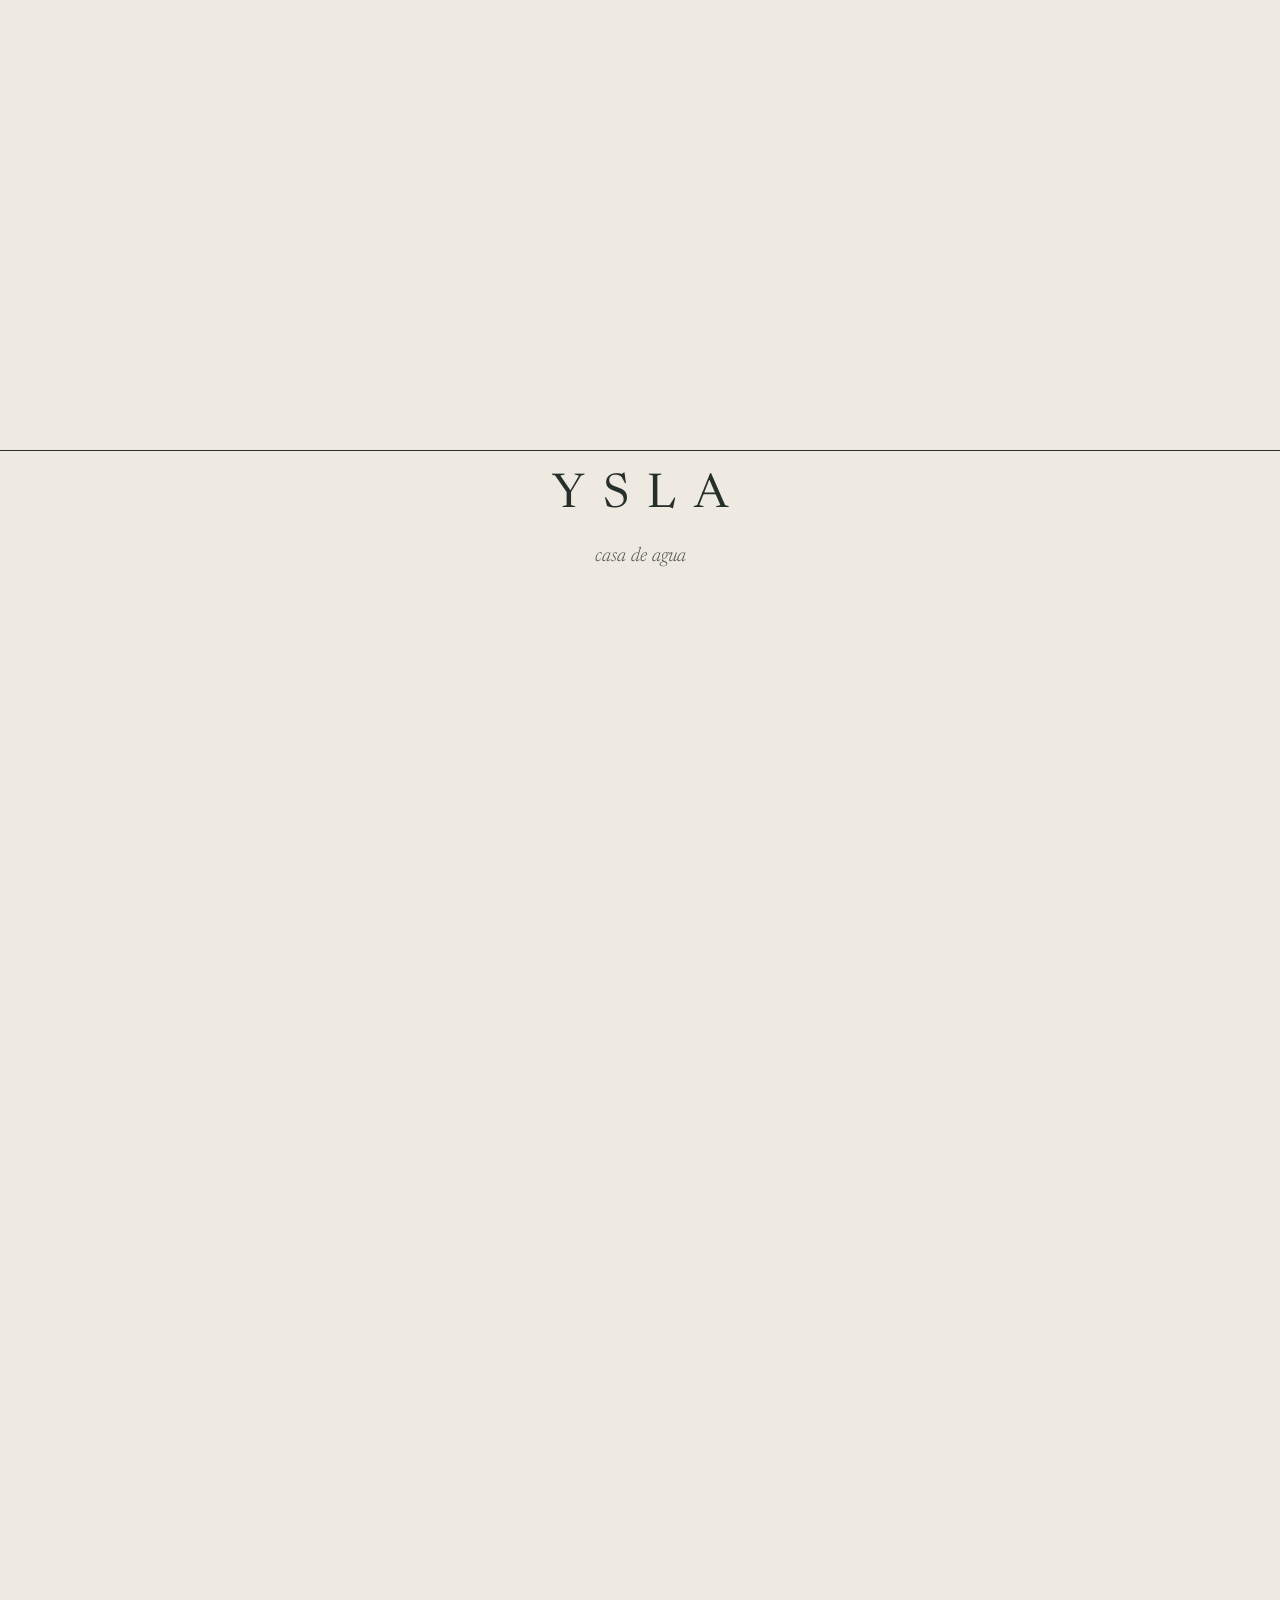
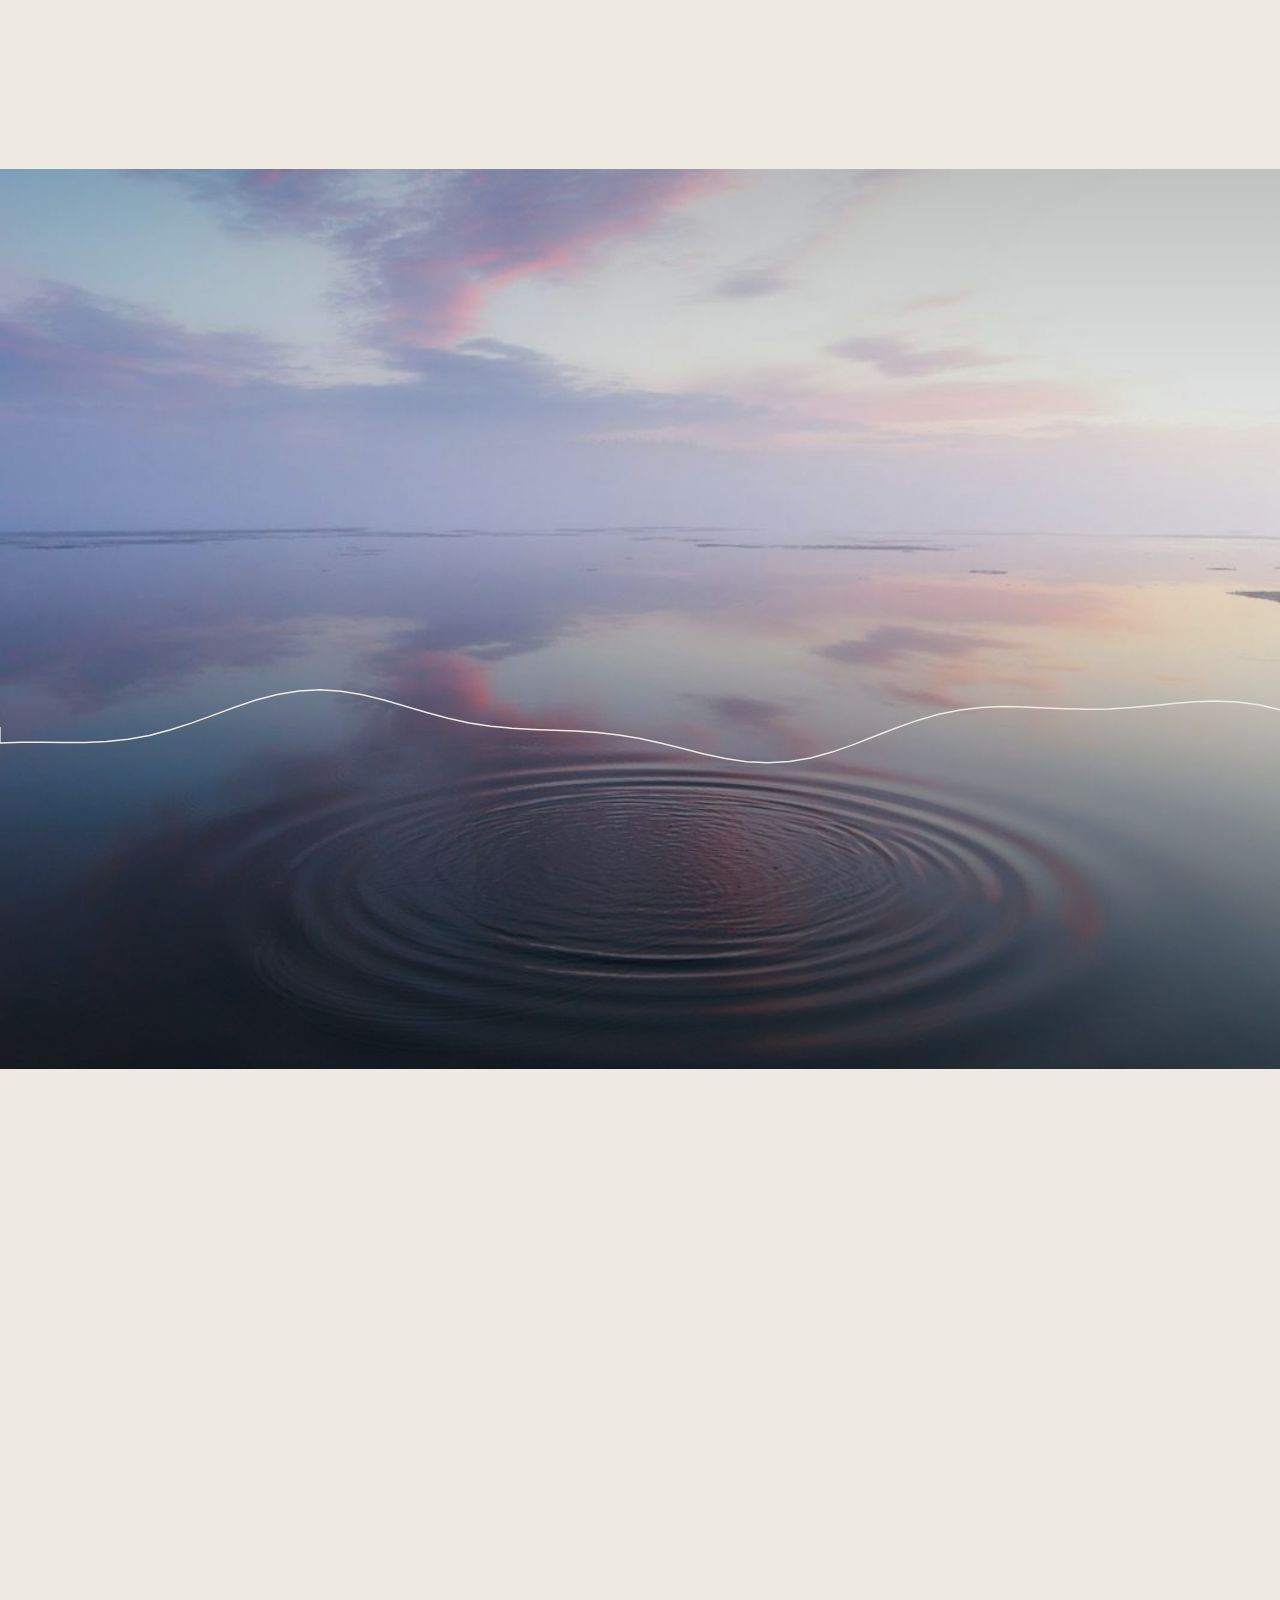
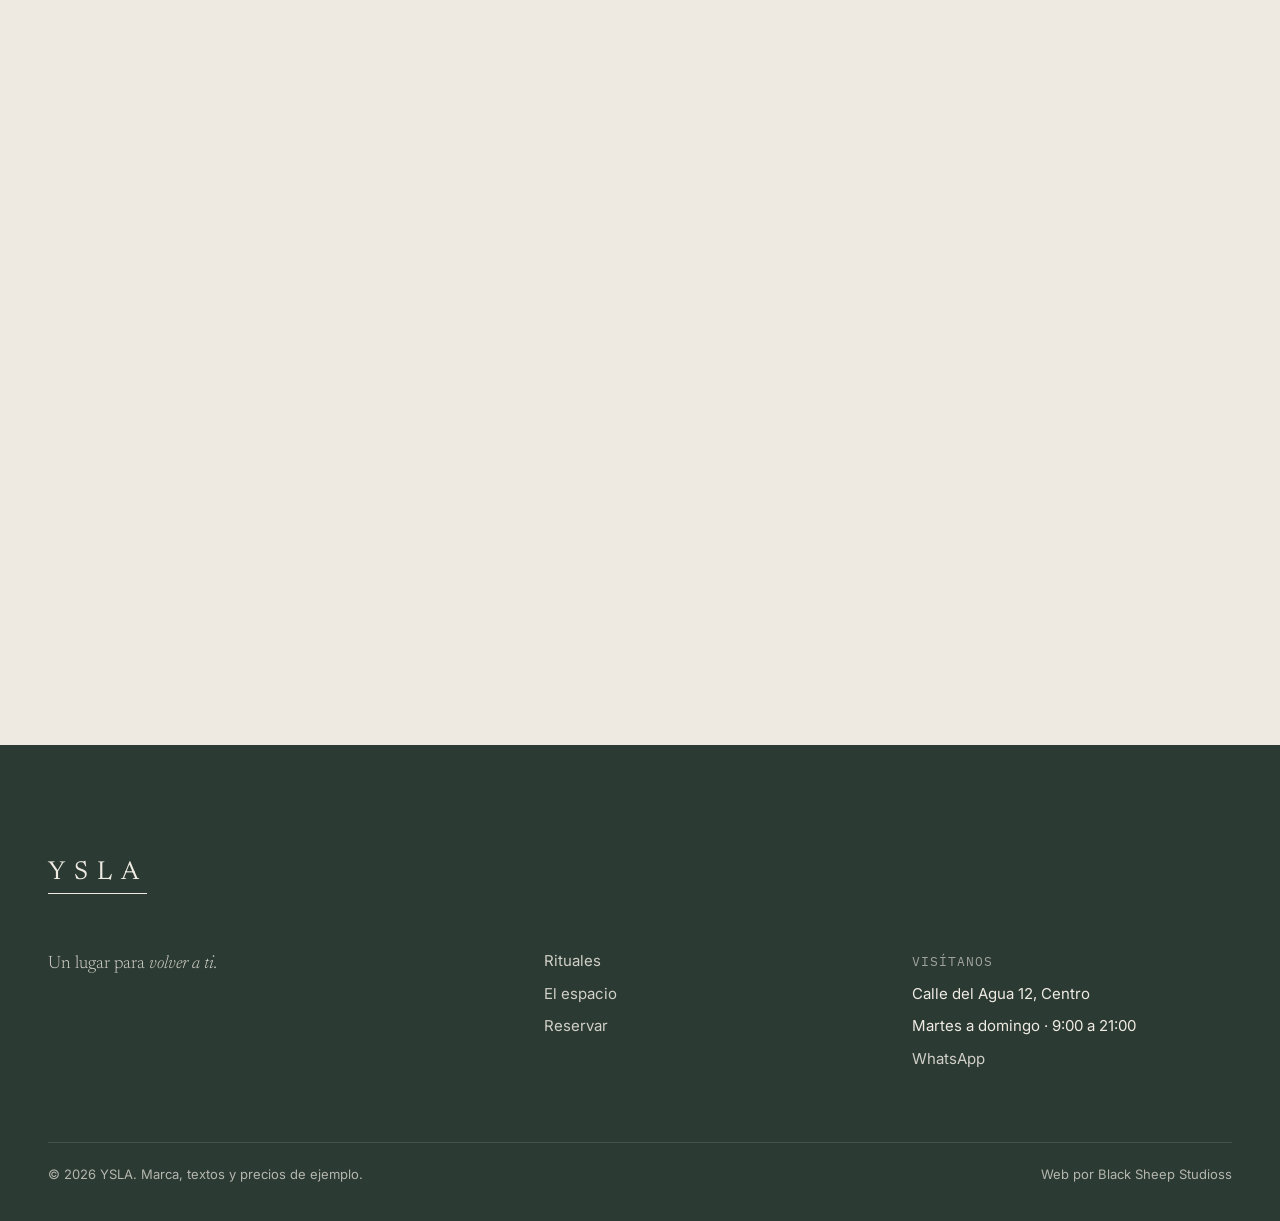
<file: publicar/ysla/index.html>
<!doctype html>
<html lang="es">
<head>
<meta charset="utf-8">
<meta name="viewport" content="width=device-width,initial-scale=1,viewport-fit=cover">
<title>YSLA · casa de agua</title>
<meta name="description" content="Casa de agua: rituales, espacio y reservas por WhatsApp.">
<meta name="theme-color" content="#2b3a33">
<link rel="preconnect" href="https://fonts.googleapis.com">
<link rel="preconnect" href="https://fonts.gstatic.com" crossorigin>
<link rel="stylesheet" href="https://fonts.googleapis.com/css2?family=IBM+Plex+Mono:wght@400&family=Inter:wght@400;500&family=Newsreader:ital,opsz,wght@0,6..72,300..500;1,6..72,300..500&display=block">
<script>
/* ===================== CONFIGURACIÓN DE MARCA =====================
   Para entregar a un cliente basta con cambiar este bloque (o usar el botón "Personalizar"). */
window.MARCA = {
  nombre: "YSLA",
  descriptor: "casa de agua",
  lema: ["Un lugar para", "volver a ti."],
  telefono: "+52 000 000 0000",
  whatsapp: "520000000000",
  correo: "reservas@ysla.example",
  direccion: "Calle del Agua 12, Centro",
  ciudad: "Ciudad de ejemplo",
  horario: "Martes a domingo · 9:00 a 21:00"
};
window.PALETAS = {
  salvia: { nombre: "Salvia", bg: "#eeeae2", ink: "#26302a", muted: "#6c746e", line: "rgba(38,48,42,.2)", deep: "#2b3a33", deepInk: "#efebe3", acento: "#7f9583" },
  arena:  { nombre: "Arena",  bg: "#f2ece3", ink: "#3a2f27", muted: "#7b6f65", line: "rgba(58,47,39,.2)", deep: "#4a3a2e", deepInk: "#f4eee6", acento: "#b08968" },
  bruma:  { nombre: "Bruma",  bg: "#e8edee", ink: "#1f2b33", muted: "#66737b", line: "rgba(31,43,51,.2)", deep: "#23343e", deepInk: "#eaf0f1", acento: "#7f9cab" },
  noche:  { nombre: "Noche",  bg: "#151b19", ink: "#ece7dc", muted: "#a3aca6", line: "rgba(236,231,220,.22)", deep: "#0e1311", deepInk: "#ece7dc", acento: "#c2ad86" }
};
(function(){
  try { var g = JSON.parse(localStorage.getItem("ysla-marca") || "null"); if (g) { Object.assign(window.MARCA, g.marca || {}); window.PALETA_ACTUAL = g.paleta; } } catch (e) {}
  var p = window.PALETAS[window.PALETA_ACTUAL] || window.PALETAS.salvia, r = document.documentElement.style;
  r.setProperty("--bg", p.bg); r.setProperty("--ink", p.ink); r.setProperty("--muted", p.muted); r.setProperty("--line", p.line);
  r.setProperty("--deep", p.deep); r.setProperty("--deep-ink", p.deepInk); r.setProperty("--acento", p.acento);
  document.documentElement.style.background = p.bg;
  document.documentElement.classList.add("js");
})();
</script>
<style>
:root{--bg:#eeeae2;--ink:#26302a;--muted:#6c746e;--line:rgba(38,48,42,.2);--deep:#2b3a33;--deep-ink:#efebe3;--acento:#7f9583;
  --serif:"Newsreader",Georgia,serif;--sans:"Inter",Helvetica,Arial,sans-serif;--mono:"IBM Plex Mono",Menlo,monospace;
  --paso:cubic-bezier(.45,0,.15,1);--suave:cubic-bezier(.22,.61,.36,1);
  --gut:max(28px,env(safe-area-inset-left,0px));--gutr:max(28px,env(safe-area-inset-right,0px));
  --izq:max(var(--gut),calc((100vw - 1240px) / 2 + var(--gut)));--der:max(var(--gutr),calc((100vw - 1240px) / 2 + var(--gutr)))}
*{box-sizing:border-box;margin:0;padding:0}
html{background:var(--bg);-webkit-text-size-adjust:100%}
body{background:var(--bg);color:var(--ink);font-family:var(--sans);font-size:16px;line-height:1.5;-webkit-font-smoothing:antialiased;overflow-x:hidden;transition:background .8s var(--suave),color .8s var(--suave)}
a{color:inherit}
img{display:block;max-width:100%}
.h1{font:300 clamp(46px,7vw,112px)/1.02 var(--serif);letter-spacing:-.022em;text-wrap:balance}
.h2{font:300 clamp(36px,4.6vw,72px)/1.06 var(--serif);letter-spacing:-.016em;text-wrap:balance}
.h3{font:400 clamp(24px,2vw,30px)/1.2 var(--serif)}
.h1 i,.h2 i,.h3 i{font-style:italic}
.txt{font:300 clamp(18px,1.3vw,21px)/1.6 var(--serif);color:var(--ink);opacity:.86;max-width:36ch;text-wrap:pretty}
.dato{font:400 13px/1.4 var(--mono);letter-spacing:.08em;text-transform:uppercase;color:var(--muted)}
.env{padding-inline:var(--izq) var(--der)}
.sec{padding-block:clamp(110px,13vw,190px)}

/* ---------- Marca ---------- */
.marca{display:inline-flex;flex-direction:column;gap:7px;text-decoration:none;font:400 20px/1 var(--serif);letter-spacing:.34em;margin-right:-.34em}
.marca::after{content:"";height:1.5px;background:currentColor;transform-origin:left center}

/* ---------- Barra ---------- */
.barra{position:fixed;top:0;left:0;right:0;z-index:40;display:flex;align-items:center;justify-content:space-between;height:84px;padding-inline:var(--gut) var(--gutr);transition:transform .7s var(--paso),opacity .7s var(--suave)}
.barra.oculta{transform:translateY(-100%)}
.barra-izq{display:flex;align-items:center;gap:20px}
.pag{font:300 italic 18px/1 var(--serif);display:flex;align-items:center;gap:14px;opacity:.85}
.pag::before{content:"";width:28px;height:1.5px;background:var(--acento)}
.barra-der{display:flex;align-items:center;gap:40px;font-size:14px}
.barra-der a{text-decoration:none}
.btn-menu{background:none;border:0;color:inherit;font:inherit;font-size:14px;display:flex;align-items:center;gap:12px;cursor:pointer;padding:8px 0}
.btn-menu i{width:28px;height:1.5px;background:currentColor;transition:width .6s var(--paso)}
.btn-menu:hover i{width:44px}
.js .barra .marca,.js .barra .pag,.js .barra-der>*{opacity:0;transition:opacity 1.4s var(--suave)}
.js .barra.lista .marca{opacity:1}
.js .barra.lista .pag{opacity:.85;transition-delay:.4s}
.js .barra.lista .barra-der>*{opacity:1;transition-delay:.8s}
.js .barra.lista .barra-der>*:last-child{transition-delay:1.1s}

/* ---------- Acción: texto con una línea que respira ---------- */
.ir{display:inline-flex;align-items:center;gap:18px;text-decoration:none;font-size:15px;white-space:nowrap;cursor:pointer;background:none;border:0;color:inherit;font-family:inherit}
.ir::after{content:"";width:44px;height:1.5px;background:currentColor;transition:width .8s var(--paso)}
.ir:hover::after,.ir:focus-visible::after{width:88px}
.ir.grande{font:300 clamp(22px,2vw,28px)/1.2 var(--serif)}
.acciones{display:flex;flex-wrap:wrap;gap:18px 56px;align-items:center}

/* ---------- Revelados ---------- */
.js [data-r]{opacity:0;transform:translateY(14px);transition:opacity 1.4s var(--suave),transform 1.4s var(--suave);transition-delay:var(--t,0s)}
.js .on[data-r],.js .on [data-r]{opacity:1;transform:none}
/* títulos que suben desde la línea: oculto = recorte vacío, nada asoma */
.js [data-r="t"]{opacity:1;transform:translateY(.3em);clip-path:inset(100% -6% 0 -6%);transition:clip-path 1.6s var(--paso),transform 1.6s var(--paso);transition-delay:var(--t,0s)}
.js .on[data-r="t"],.js .on [data-r="t"]{clip-path:inset(-32% -6% -32% -6%);transform:none}
/* imágenes que salen de la línea */
.js [data-r="i"]{opacity:1;transform:none;clip-path:inset(100% 0 0 0);transition:clip-path 1.8s var(--paso);transition-delay:var(--t,0s)}
.js .on[data-r="i"],.js .on [data-r="i"]{clip-path:inset(0)}
/* líneas que se dibujan */
.js [data-r="l"]{opacity:1;transform:scaleX(0);transform-origin:left center;transition:transform 1.8s var(--paso);transition-delay:var(--t,0s)}
.js .on[data-r="l"],.js .on [data-r="l"]{transform:none}

/* ---------- Fotos: entran con un fundido al cargar; si falta la foto, queda una composición de color ---------- */
.foto{position:relative;overflow:hidden;background:var(--fondo,linear-gradient(160deg,#c9cfc4,#8fa092))}
.foto img{position:absolute;inset:0;width:100%;height:100%;object-fit:cover;opacity:0;transition:opacity 1.6s var(--suave),transform 9s var(--suave)}
.foto img.ok{opacity:1}
.foto .pie-f{position:absolute;left:16px;bottom:14px;font:400 11px/1 var(--mono);letter-spacing:.08em;color:rgba(255,255,255,.75);text-transform:uppercase;opacity:0;transition:opacity .6s}
.foto.sin .pie-f{opacity:1}
.chaf{--k:38px;clip-path:polygon(var(--k) 0,100% 0,100% calc(100% - var(--k)),calc(100% - var(--k)) 100%,0 100%,0 var(--k))}

/* ---------- Telón entre páginas ---------- */
.telon{position:fixed;inset:0;z-index:60;background:var(--deep);color:var(--deep-ink);pointer-events:none;visibility:hidden;display:flex;align-items:flex-end}
.telon .t-lin{position:absolute;left:0;right:0;top:62%;border-top:1.5px solid currentColor}
.telon .t-tit{position:absolute;left:var(--izq);bottom:calc(38% + 28px);font:300 clamp(40px,5vw,80px)/1 var(--serif);letter-spacing:-.02em}

/* ---------- Carga ---------- */
.carga{position:fixed;inset:0;z-index:70;background:var(--bg);display:flex;align-items:center;justify-content:center;transition:opacity 1.2s var(--suave),visibility 0s 1.2s}
.carga.fuera{opacity:0;visibility:hidden}
.carga .c-lin{position:absolute;left:0;right:0;top:50%;border-top:1.5px solid var(--ink);transform:scaleX(0);transition:transform 1.6s var(--paso)}
.carga .c-nom{position:absolute;top:calc(50% + 22px);display:flex;font:400 clamp(30px,4vw,48px)/1 var(--serif);letter-spacing:.38em;margin-right:-.38em;overflow:hidden;padding-bottom:6px}
.carga .c-nom span{display:inline-block;transform:translateY(-120%);opacity:0;transition:transform 1.1s var(--paso),opacity 1.1s var(--suave)}
.carga .c-des{position:absolute;top:calc(50% + 96px);font:300 italic 20px/1 var(--serif);opacity:0;transition:opacity 1.2s var(--suave)}
.carga.a .c-lin{transform:none}
.carga.b .c-nom span{transform:none;opacity:1}
.carga.c .c-des{opacity:.8}

/* ---------- Vistas ---------- */
.vista[hidden]{display:none}

/* ---------- Portada ---------- */
.hero{position:relative;height:100svh;min-height:640px}
.hero .lin{position:absolute;left:0;right:0;top:62%;border-top:1.5px solid var(--ink)}
.hero-tit{position:absolute;left:var(--izq);right:calc(46vw + 40px);bottom:calc(38% + 40px)}
.hero-tit .l{display:block}
.hero-fig{position:absolute;left:56vw;right:var(--der);top:13vh;bottom:38%}
.hero-fig .foto{position:absolute;inset:0;opacity:0;transition:opacity 3.2s var(--suave)}
.hero-fig .foto.act{opacity:1;z-index:2}
.hero-fig .foto.prev{opacity:1;z-index:1;transition:none}
.hero-fig .foto.act img{transform:scale(1.04)}
.hero-bajo{position:absolute;left:var(--izq);right:var(--der);top:calc(62% + 40px);display:grid;grid-template-columns:minmax(0,1fr) minmax(0,1fr);gap:28px 80px;align-items:start}
.hero-bajo .acciones{justify-content:flex-start}

.frase{text-align:center}
.frase .f-lin{display:block;border-top:1.5px solid var(--ink);margin:clamp(48px,6vw,80px) 0}
.frase .h1 span{display:block}

/* tres elementos sobre una línea que cambia de forma */
.tres-lin{display:block;width:100vw;margin-left:calc(50% - 50vw);height:auto;overflow:visible;color:var(--ink)}
.tres-lin path{fill:none;stroke:currentColor;stroke-width:1.3;stroke-linejoin:round;stroke-linecap:round}
.js .tres-lin .tz{stroke-dasharray:1 2;stroke-dashoffset:1;transition:stroke-dashoffset 2.6s var(--paso);transition-delay:var(--t,0s)}
.js .on .tres-lin .tz,.js .tres-lin.on .tz{stroke-dashoffset:0}
.tres{display:grid;grid-template-columns:repeat(3,minmax(0,1fr));text-align:center;margin-top:44px}
.tres>div{display:flex;flex-direction:column;align-items:center;gap:14px;padding-inline:3vw}
.tres .txt{max-width:26ch}

/* rituales destacados */
.cab{display:flex;justify-content:space-between;align-items:flex-end;gap:40px;flex-wrap:wrap;margin-bottom:56px}
.tarjetas{display:grid;grid-template-columns:repeat(3,minmax(0,1fr));gap:40px}
.tarjeta{text-decoration:none;display:flex;flex-direction:column;gap:16px}
.tarjeta .foto{aspect-ratio:4/5}
.tarjeta:hover .foto img.ok{transform:scale(1.04)}
.tarjeta .t-pie{display:flex;justify-content:space-between;align-items:baseline;border-top:1px solid var(--line);padding-top:14px}

/* la línea del agua */
.agua{position:relative;background:var(--deep);color:var(--deep-ink);overflow:hidden}
.agua .foto{position:absolute;inset:0}
.agua .foto::after{content:"";position:absolute;inset:0;background:linear-gradient(180deg,rgba(10,16,14,.25),rgba(10,16,14,.05) 40%,rgba(10,16,14,.55))}
.agua .dentro{position:relative;z-index:2;min-height:100svh;display:flex;flex-direction:column;justify-content:center;padding-block:120px}
.agua svg.ola{position:absolute;left:0;top:62%;width:100%;height:120px;margin-top:-60px;z-index:2;overflow:visible}
.agua svg.ola path{fill:none;stroke:var(--deep-ink);stroke-width:1.5}
.agua .h2{max-width:14ch}
.agua .sobre{position:absolute;left:var(--izq);bottom:calc(38% + 44px);z-index:3}
.agua .bajo{position:absolute;left:var(--izq);top:calc(62% + 44px);z-index:3;max-width:42ch}
.agua .txt{color:var(--deep-ink)}

.cita{text-align:center}
.cita blockquote{font:300 italic clamp(30px,3.4vw,52px)/1.2 var(--serif);max-width:24ch;margin:0 auto;text-wrap:balance}
.cita p{margin-top:28px}

.cierre{position:relative;min-height:88svh;display:flex;flex-direction:column;justify-content:center}
.cierre .lin{border-top:1.5px solid var(--ink);margin:40px 0 44px}

/* ---------- Rituales ---------- */
.pag-cab{position:relative;height:72svh;min-height:520px}
.pag-cab .lin{position:absolute;left:0;right:0;top:62%;border-top:1.5px solid var(--ink)}
.pag-cab .h1{position:absolute;left:var(--izq);right:var(--der);bottom:calc(38% + 36px)}
.pag-cab .txt{position:absolute;left:var(--izq);top:calc(62% + 36px)}
.filtros{display:flex;flex-wrap:wrap;gap:12px 36px;margin-bottom:48px}
.filtros button{background:none;border:0;color:var(--muted);font:300 clamp(20px,1.6vw,24px)/1.2 var(--serif);cursor:pointer;padding:4px 0;position:relative}
.filtros button::after{content:"";position:absolute;left:0;right:0;bottom:-4px;height:1.5px;background:var(--ink);transform:scaleX(0);transform-origin:left;transition:transform .8s var(--paso)}
.filtros button[aria-pressed="true"]{color:var(--ink)}
.filtros button[aria-pressed="true"]::after{transform:none}
.lista-r{list-style:none;border-top:1px solid var(--line)}
.lista-r li{display:grid;grid-template-columns:minmax(0,1.3fr) minmax(0,2fr) auto auto;gap:12px 40px;align-items:baseline;padding:28px 0;border-bottom:1px solid var(--line);transition:opacity .6s var(--suave)}
.lista-r li.fuera{display:none}
.lista-r .h3{font-size:clamp(22px,1.8vw,28px)}
.lista-r .desc{color:var(--muted);font-size:15px;line-height:1.55}
.lista-r .prec{font:400 italic 22px/1 var(--serif)}
.lista-r .res{font-size:14px}
.aviso{font-size:13px;color:var(--muted);margin-top:28px}

/* ---------- El espacio ---------- */
.zona{display:grid;grid-template-columns:minmax(0,1.1fr) minmax(0,1fr);gap:clamp(40px,7vw,120px);align-items:center}
.zona+.zona{margin-top:clamp(110px,12vw,180px)}
.zona.inv .foto{order:2}
.zona .foto{aspect-ratio:5/4}
.zona .num{font:400 13px/1 var(--mono);color:var(--muted);letter-spacing:.08em}
.zona .h2{margin:18px 0 24px}

/* ---------- Reservar ---------- */
.g2{display:grid;grid-template-columns:minmax(0,1fr) minmax(0,1.2fr);gap:clamp(48px,8vw,140px)}
.datos{display:grid;grid-template-columns:auto 1fr;gap:12px 28px;font-size:15px;margin-top:8px}
.datos dt{color:var(--muted)}
.datos a{text-decoration:none}
form.reserva{display:flex;flex-direction:column;gap:30px}
.campo{display:flex;flex-direction:column;gap:8px}
.campo label{font-size:13px;color:var(--muted)}
.campo input,.campo select,.campo textarea{background:transparent;border:0;border-bottom:1px solid var(--line);color:var(--ink);font:300 22px/1.3 var(--serif);padding:8px 0;border-radius:0;outline:none;transition:border-color .5s}
.campo textarea{min-height:90px;resize:vertical}
.campo input:focus,.campo select:focus,.campo textarea:focus{border-color:var(--ink)}
.campo select{appearance:none;-webkit-appearance:none;cursor:pointer}
.fila{display:grid;grid-template-columns:repeat(3,minmax(0,1fr));gap:24px}
.enviar{align-self:flex-start;margin-top:10px}

/* ---------- Pie ---------- */
.pie{background:var(--deep);color:var(--deep-ink);padding:clamp(80px,9vw,130px) 0 36px}
.pie .marca{font-size:26px}
.pie-g{display:grid;grid-template-columns:1.4fr 1fr 1fr;gap:48px;margin-top:56px}
.pie-g ul{list-style:none;display:flex;flex-direction:column;gap:10px;font-size:15px}
.pie-g a{text-decoration:none;opacity:.85}
.pie-g a:hover{opacity:1}
.pie .dato{color:rgba(239,235,227,.6)}
.pie-fin{display:flex;justify-content:space-between;flex-wrap:wrap;gap:12px 32px;margin-top:72px;padding-top:22px;border-top:1px solid rgba(239,235,227,.18);font-size:13px;opacity:.7}

/* ---------- Menú: cada página sobre su línea, con calma ---------- */
dialog.menu{border:0;padding:0;margin:0;max-width:none;max-height:none;width:100%;height:100%;background:var(--deep);color:var(--deep-ink)}
dialog.menu::backdrop{background:var(--deep)}
.menu-in{min-height:100%;display:flex;flex-direction:column}
.menu-top{display:flex;justify-content:space-between;align-items:center;height:84px;padding-inline:var(--gut) var(--gutr)}
.menu nav{flex:1;display:flex;flex-direction:column;justify-content:center;padding-block:24px}
.mi{position:relative;display:block;text-decoration:none;padding:clamp(8px,1.4vh,14px) var(--gutr) 0 var(--gut)}
.mi b{display:block;font:300 clamp(30px,min(4.4vw,6vh),60px)/1.08 var(--serif);transition:transform .7s var(--paso)}
.mi span{position:absolute;right:var(--gutr);bottom:18px;font-size:14px;opacity:0;transition:opacity .5s}
.mi svg{display:block;width:100%;height:24px;margin-top:4px;overflow:visible}
.mi path{fill:none;stroke:currentColor;stroke-width:1.3}
.mi .f{stroke-dasharray:1 2;stroke-dashoffset:1;transition:stroke-dashoffset 1.2s var(--paso)}
.mi .r{transition:opacity .4s}
.mi:hover b,.mi:focus-visible b{transform:translateX(18px)}
.mi:hover span,.mi:focus-visible span,.mi[aria-current] span{opacity:.7}
.mi:hover .f,.mi:focus-visible .f,.mi[aria-current] .f{stroke-dashoffset:0}
.mi:hover .r,.mi:focus-visible .r,.mi[aria-current] .r{opacity:0}
.menu-pie{display:flex;justify-content:space-between;flex-wrap:wrap;gap:12px 32px;padding:20px var(--gutr) 28px var(--gut);font-size:14px;opacity:.75}
.menu-pie a{text-decoration:none}
@keyframes m-fondo{from{opacity:0}}
@keyframes m-linea{from{transform:scaleX(0)}}
@keyframes m-nombre{from{opacity:0;transform:translateY(16px)}}
@keyframes m-sale{to{opacity:0}}
dialog.menu[open],dialog.menu[open]::backdrop{animation:m-fondo .8s var(--suave) backwards}
.menu[open] .menu-top{animation:m-fondo 1.2s var(--suave) .3s backwards}
.menu[open] .menu-pie{animation:m-fondo 1.4s var(--suave) 1.3s backwards}
.menu[open] .mi svg{transform-origin:0 50%;animation:m-linea 1.4s var(--paso) backwards;animation-delay:calc(.35s + var(--i,0) * .13s)}
.menu[open] .mi b{animation:m-nombre 1.2s var(--suave) backwards;animation-delay:calc(.6s + var(--i,0) * .13s)}
dialog.menu.sale,dialog.menu.sale::backdrop{animation:m-sale .5s var(--suave) forwards}

/* ---------- Personalizar (para presentar la plantilla a un cliente) ---------- */
.perso-btn{position:fixed;left:var(--gut);bottom:22px;z-index:45;background:var(--bg);color:var(--ink);border:1px solid var(--line);border-radius:999px;padding:10px 18px;font:400 13px/1 var(--sans);cursor:pointer;display:flex;align-items:center;gap:10px;transition:opacity .6s,border-color .4s}
.perso-btn:hover{border-color:var(--ink)}
.perso-btn i{width:10px;height:10px;border-radius:50%;background:var(--acento)}
dialog.perso{margin:auto auto 22px var(--gut);border:1px solid var(--line);background:var(--bg);color:var(--ink);padding:26px;width:min(360px,calc(100vw - 2 * var(--gut)));border-radius:4px;box-shadow:0 24px 60px rgba(0,0,0,.18)}
dialog.perso::backdrop{background:rgba(0,0,0,.08)}
dialog.perso[open]{animation:m-nombre .6s var(--suave)}
.perso h3{font:400 22px/1.2 var(--serif);margin-bottom:6px}
.perso p.ayuda{font-size:13px;color:var(--muted);margin-bottom:20px}
.perso .campo{margin-bottom:18px}
.perso .campo input{font-size:20px}
.paletas{display:flex;gap:10px;margin:6px 0 22px}
.paletas button{width:44px;height:44px;border-radius:50%;border:1px solid var(--line);cursor:pointer;position:relative}
.paletas button[aria-pressed="true"]{outline:1.5px solid var(--ink);outline-offset:3px}
.perso-acc{display:flex;justify-content:space-between;align-items:center}
.perso-acc button{background:none;border:0;color:var(--muted);font:inherit;font-size:13px;cursor:pointer}

/* ---------- Móvil ---------- */
@media (max-width:860px){
  .barra-der .reservar-top{display:none}
  .hero-fig{left:var(--gut);right:var(--gutr);top:12vh;bottom:calc(38% + 190px)}
  .hero-tit{right:var(--gutr)}
  .hero-bajo{grid-template-columns:1fr}
  .tres{grid-template-columns:1fr;gap:56px}
  .tarjetas{grid-template-columns:1fr}
  .tarjeta .foto{aspect-ratio:4/3}
  .lista-r li{grid-template-columns:1fr auto;gap:8px 20px}
  .lista-r .desc{grid-column:1/-1}
  .zona{grid-template-columns:1fr}
  .zona.inv .foto{order:0}
  .g2{grid-template-columns:1fr}
  .fila{grid-template-columns:1fr 1fr}
  .pie-g{grid-template-columns:1fr}
  .agua .h2{font-size:40px}
}
@media (prefers-reduced-motion:reduce){
  *,*::before,*::after{transition-duration:.01s!important;animation-duration:.01s!important;animation-delay:0s!important;transition-delay:0s!important}
}
</style>
</head>
<body>

<div class="carga" id="carga" aria-hidden="true"><div class="c-lin"></div><div class="c-nom" id="cNom"></div><div class="c-des" data-marca="descriptor"></div></div>

<header class="barra" id="barra">
  <div class="barra-izq"><a class="marca" href="#inicio" aria-label="Inicio"><span data-marca="nombre">YSLA</span></a><span class="pag" id="pag"></span></div>
  <div class="barra-der"><a class="reservar-top" href="#reservar">Reservar</a><button type="button" class="btn-menu" id="abrirMenu" aria-haspopup="dialog"><i></i>Menú</button></div>
</header>

<!-- =============================== INICIO =============================== -->
<main class="vista" data-ruta="inicio">
  <section class="hero" id="hero">
    <div class="lin" data-r="l"></div>
    <h1 class="h1 hero-tit"><span class="l" data-r="t" style="--t:.5s" data-marca="lema0">Un lugar para</span><span class="l" data-r="t" style="--t:.8s"><i data-marca="lema1">volver a ti.</i></span></h1>
    <div class="hero-fig" data-r="i" style="--t:1.2s">
      <div class="foto act chaf" style="--fondo:linear-gradient(170deg,#c8d2cd,#7d968d)"><img src="img/hero-1.jpg" alt="Alberca interior con luz natural"><span class="pie-f">Fotografía de portada</span></div>
      <div class="foto chaf" style="--fondo:linear-gradient(170deg,#e3d6c4,#a88b6c)"><img src="img/hero-2.jpg" alt="Sala de masaje en penumbra"><span class="pie-f">Fotografía de portada</span></div>
      <div class="foto chaf" style="--fondo:linear-gradient(170deg,#d7dccf,#8f9e85)"><img src="img/hero-3.jpg" alt="Toallas, piedras y vegetación"><span class="pie-f">Fotografía de portada</span></div>
    </div>
    <div class="hero-bajo">
      <p class="txt" data-r style="--t:1.8s">Agua, calor y manos expertas. Rituales sin prisa para que el cuerpo recuerde cómo descansar.</p>
      <div class="acciones" data-r style="--t:2.2s"><a class="ir grande" href="#reservar">Reservar</a><a class="ir grande" href="#rituales">Ver rituales</a></div>
    </div>
  </section>

  <section class="sec frase env">
    <p class="h1"><span data-r="t">Respira.</span></p>
    <span class="f-lin" data-r="l" style="--t:.3s"></span>
    <p class="h1"><span data-r="t" style="--t:.9s"><i>Aquí el tiempo es otro.</i></span></p>
  </section>

  <section class="sec env" id="tres">
    <h2 class="h2" style="text-align:center;margin-bottom:clamp(60px,7vw,100px)" data-r="t">Tres elementos, <i>una sola calma.</i></h2>
    <svg class="tres-lin" viewBox="0 0 1200 120" preserveAspectRatio="none" aria-hidden="true">
      <!-- agua · vapor · piedra -->
      <path class="tz" pathLength="1" d="M0 100H120C150 100 160 84 180 84S210 100 240 100S270 84 290 84S320 100 350 100H520C540 100 548 60 560 60S572 100 590 100H610C624 100 630 40 642 40S660 100 680 100H850C870 100 880 82 905 82S935 100 960 100C972 100 980 74 1000 74S1028 100 1040 100H1200"/>
      <path class="tz" pathLength="1" style="--t:1.2s" d="M565 52C560 40 572 32 566 18M645 32C640 20 652 12 646 -2"/>
    </svg>
    <div class="tres">
      <div data-r style="--t:.6s"><h3 class="h3">Agua</h3><p class="txt">Circuito de contrastes: frío, templado y caliente, al ritmo de tu respiración.</p></div>
      <div data-r style="--t:.9s"><h3 class="h3">Calor</h3><p class="txt">Vapor de eucalipto y sauna seca para soltar lo que el día acumuló.</p></div>
      <div data-r style="--t:1.2s"><h3 class="h3">Manos</h3><p class="txt">Terapeutas que escuchan antes de tocar. Cada ritual empieza con una pregunta.</p></div>
    </div>
  </section>

  <section class="sec env">
    <div class="cab"><h2 class="h2" data-r="t">Rituales <i>de la casa.</i></h2><a class="ir" href="#rituales" data-r style="--t:.6s">Todos los rituales</a></div>
    <div class="tarjetas">
      <a class="tarjeta" href="#rituales" data-r style="--t:.2s"><div class="foto chaf" style="--fondo:linear-gradient(165deg,#e6d9c7,#b39274)"><img src="img/ritual-1.jpg" alt="Masaje con aceites tibios" loading="lazy"><span class="pie-f">Ritual 1</span></div><h3 class="h3">Masaje de piedras tibias</h3><div class="t-pie"><span class="dato">90 min</span><span class="ir">Reservar</span></div></a>
      <a class="tarjeta" href="#rituales" data-r style="--t:.45s"><div class="foto chaf" style="--fondo:linear-gradient(165deg,#d3ddd8,#86a39a)"><img src="img/ritual-2.jpg" alt="Facial con productos naturales" loading="lazy"><span class="pie-f">Ritual 2</span></div><h3 class="h3">Facial de arcilla y rosa</h3><div class="t-pie"><span class="dato">60 min</span><span class="ir">Reservar</span></div></a>
      <a class="tarjeta" href="#rituales" data-r style="--t:.7s"><div class="foto chaf" style="--fondo:linear-gradient(165deg,#cfd6dc,#7f93a2)"><img src="img/ritual-3.jpg" alt="Circuito de agua" loading="lazy"><span class="pie-f">Ritual 3</span></div><h3 class="h3">Circuito de agua</h3><div class="t-pie"><span class="dato">120 min</span><span class="ir">Reservar</span></div></a>
    </div>
  </section>

  <section class="agua" id="agua">
    <div class="foto" style="--fondo:linear-gradient(180deg,#5d7a78,#203330)"><img src="img/agua.jpg" alt="Superficie de agua en calma" loading="lazy"><span class="pie-f">Fotografía a sangre</span></div>
    <svg class="ola" viewBox="0 0 1440 120" preserveAspectRatio="none" aria-hidden="true"><path id="olaP" d="M0 60H1440"/></svg>
    <div class="sobre"><h2 class="h2" data-r="t">Sobre la superficie, <i>la calma.</i></h2></div>
    <div class="bajo"><p class="txt" data-r style="--t:.6s">Debajo, lo que la sostiene: agua tratada sin cloro, temperatura cuidada grado a grado y un silencio que se diseña.</p></div>
    <div class="dentro"></div>
  </section>

  <section class="sec cita env">
    <blockquote data-r>“Salí con la sensación de haber dormido una semana.”</blockquote>
    <p class="dato" data-r style="--t:.5s">Testimonio de ejemplo</p>
  </section>

  <section class="cierre env">
    <h2 class="h1" data-r="t">Tu momento empieza <i>con una reserva.</i></h2>
    <div class="lin" data-r="l" style="--t:.4s"></div>
    <div class="acciones" data-r style="--t:.9s"><a class="ir grande" href="#reservar">Reservar</a><a class="ir grande wa" href="#" target="_blank" rel="noopener">Escribir por WhatsApp</a></div>
  </section>
</main>

<!-- =============================== RITUALES =============================== -->
<main class="vista" data-ruta="rituales" hidden>
  <section class="pag-cab">
    <div class="lin" data-r="l"></div>
    <h1 class="h1" data-r="t" style="--t:.5s">Rituales <i>sin prisa.</i></h1>
    <p class="txt" data-r style="--t:1.2s">Elige por el tiempo que tienes o por lo que tu cuerpo pide. Todos incluyen acceso al circuito de agua.</p>
  </section>
  <section class="env" style="padding-bottom:clamp(110px,13vw,190px)">
    <div class="filtros" id="filtros" data-r></div>
    <ul class="lista-r" id="listaR"></ul>
    <p class="aviso">Precios de ejemplo en pesos mexicanos.</p>
  </section>
</main>

<!-- =============================== EL ESPACIO =============================== -->
<main class="vista" data-ruta="espacio" hidden>
  <section class="pag-cab">
    <div class="lin" data-r="l"></div>
    <h1 class="h1" data-r="t" style="--t:.5s">Un recorrido <i>en cuatro tiempos.</i></h1>
    <p class="txt" data-r style="--t:1.2s">La casa está pensada como una secuencia: entrar, soltar, sentir y volver.</p>
  </section>
  <section class="env" style="padding-bottom:clamp(110px,13vw,190px)">
    <div class="zona"><div class="foto chaf" data-r="i" style="--fondo:linear-gradient(160deg,#dcd3c5,#9d8a73)"><img src="img/espacio-1.jpg" alt="Recepción con madera y luz cálida" loading="lazy"><span class="pie-f">Entrar</span></div><div><span class="num" data-r>01</span><h2 class="h2" data-r="t">Entrar.</h2><p class="txt" data-r style="--t:.4s">Te recibimos con una infusión y una pregunta: qué necesitas hoy. El ritual se ajusta a tu respuesta.</p></div></div>
    <div class="zona inv"><div class="foto chaf" data-r="i" style="--fondo:linear-gradient(160deg,#cdd8d5,#6f8f89)"><img src="img/espacio-2.jpg" alt="Alberca de agua templada" loading="lazy"><span class="pie-f">Soltar</span></div><div><span class="num" data-r>02</span><h2 class="h2" data-r="t">Soltar.</h2><p class="txt" data-r style="--t:.4s">Circuito de agua con alberca templada, tina fría y regadera de lluvia. Treinta minutos para que el cuerpo cambie de ritmo.</p></div></div>
    <div class="zona"><div class="foto chaf" data-r="i" style="--fondo:linear-gradient(160deg,#e2d4c3,#a7856a)"><img src="img/espacio-3.jpg" alt="Cabina de masaje" loading="lazy"><span class="pie-f">Sentir</span></div><div><span class="num" data-r>03</span><h2 class="h2" data-r="t">Sentir.</h2><p class="txt" data-r style="--t:.4s">Cabinas con luz baja, aceites tibios y terapeutas que trabajan sin prisa. El tiempo de cada ritual es tiempo real de tratamiento.</p></div></div>
    <div class="zona inv"><div class="foto chaf" data-r="i" style="--fondo:linear-gradient(160deg,#d6dccf,#8a9a7f)"><img src="img/espacio-4.jpg" alt="Jardín de descanso" loading="lazy"><span class="pie-f">Volver</span></div><div><span class="num" data-r>04</span><h2 class="h2" data-r="t">Volver.</h2><p class="txt" data-r style="--t:.4s">Sala de descanso frente al jardín, fruta de temporada y todo el tiempo que necesites antes de salir.</p></div></div>
  </section>
</main>

<!-- =============================== RESERVAR =============================== -->
<main class="vista" data-ruta="reservar" hidden>
  <section class="pag-cab">
    <div class="lin" data-r="l"></div>
    <h1 class="h1" data-r="t" style="--t:.5s">Reserva <i>tu momento.</i></h1>
    <div class="txt" style="max-width:none;--t:1.2s;opacity:1" data-r><div class="acciones"><a class="ir grande wa" href="#" target="_blank" rel="noopener">Escribir por WhatsApp</a><button type="button" class="ir grande" id="aForm">Dejar mis datos</button></div></div>
  </section>
  <section class="env" id="formSec" style="padding-bottom:clamp(110px,13vw,190px)">
    <div class="g2">
      <div>
        <h2 class="h2" data-r="t">Cuéntanos <i>qué buscas.</i></h2>
        <p class="txt" style="margin:28px 0 40px" data-r>Preparamos el mensaje con tus datos y tú decides si lo envías.</p>
        <dl class="datos" data-r>
          <dt>Dirección</dt><dd><span data-marca="direccion"></span>, <span data-marca="ciudad"></span></dd>
          <dt>Horario</dt><dd data-marca="horario"></dd>
          <dt>Teléfono</dt><dd><a data-marca="telefono" id="tel" href="#"></a></dd>
          <dt>Correo</dt><dd><a data-marca="correo" id="mail" href="#"></a></dd>
        </dl>
      </div>
      <form class="reserva" id="reserva" data-r>
        <div class="campo"><label for="fNom">Nombre</label><input id="fNom" autocomplete="name" required></div>
        <div class="campo"><label for="fRit">Ritual</label><select id="fRit"></select></div>
        <div class="fila">
          <div class="campo"><label for="fFec">Fecha</label><input id="fFec" type="date"></div>
          <div class="campo"><label for="fHor">Hora</label><input id="fHor" type="time" step="1800"></div>
          <div class="campo"><label for="fPer">Personas</label><select id="fPer"><option>1</option><option>2</option><option>3</option><option>4</option></select></div>
        </div>
        <div class="campo"><label for="fMsj">Algo que debamos saber</label><textarea id="fMsj"></textarea></div>
        <button class="ir grande enviar" type="submit">Preparar mensaje</button>
      </form>
    </div>
  </section>
</main>

<footer class="pie">
  <div class="env">
    <a class="marca" href="#inicio"><span data-marca="nombre">YSLA</span></a>
    <div class="pie-g">
      <p class="txt" style="color:var(--deep-ink)"><span data-marca="lema0"></span> <i data-marca="lema1"></i></p>
      <ul><li><a href="#rituales">Rituales</a></li><li><a href="#espacio">El espacio</a></li><li><a href="#reservar">Reservar</a></li></ul>
      <ul><li><span class="dato">Visítanos</span></li><li data-marca="direccion"></li><li data-marca="horario"></li><li><a class="wa" href="#" target="_blank" rel="noopener">WhatsApp</a></li></ul>
    </div>
    <div class="pie-fin"><span>© 2026 <span data-marca="nombre">YSLA</span>. Marca, textos y precios de ejemplo.</span><span>Web por Black Sheep Studioss</span></div>
  </div>
</footer>

<div class="telon" id="telon" aria-hidden="true"><div class="t-lin"></div><div class="t-tit" id="telonTit"></div></div>

<dialog class="menu" id="menu" aria-label="Menú">
  <div class="menu-in">
    <div class="menu-top"><a class="marca" href="#inicio"><span data-marca="nombre">YSLA</span></a><button type="button" class="btn-menu" id="cerrarMenu"><i></i>Cerrar</button></div>
    <nav aria-label="Páginas">
      <a class="mi" href="#inicio" data-m="inicio"><b>Inicio</b><span>La casa</span><svg viewBox="0 0 1000 40" preserveAspectRatio="none" aria-hidden="true"><path class="r" d="M0 39H1000"/><path class="f" pathLength="1" d="M0 39H1000"/></svg></a>
      <a class="mi" href="#rituales" data-m="rituales"><b>Rituales</b><span>Masajes, faciales y agua</span><svg viewBox="0 0 1000 40" preserveAspectRatio="none" aria-hidden="true"><path class="r" d="M0 39H1000"/><path class="f" pathLength="1" d="M0 39H420C460 39 470 20 500 20S540 39 580 39H1000"/></svg></a>
      <a class="mi" href="#espacio" data-m="espacio"><b>El espacio</b><span>Entrar, soltar, sentir, volver</span><svg viewBox="0 0 1000 40" preserveAspectRatio="none" aria-hidden="true"><path class="r" d="M0 39H1000"/><path class="f" pathLength="1" d="M0 39H300C330 39 340 27 370 27S410 39 440 39S480 27 510 27S550 39 580 39H1000"/></svg></a>
      <a class="mi" href="#reservar" data-m="reservar"><b>Reservar</b><span>WhatsApp o formulario</span><svg viewBox="0 0 1000 40" preserveAspectRatio="none" aria-hidden="true"><path class="r" d="M0 39H1000"/><path class="f" pathLength="1" d="M0 39H460V10A40 40 0 0 1 540 10V39H1000"/></svg></a>
    </nav>
    <div class="menu-pie"><span><span data-marca="direccion"></span> · <span data-marca="horario"></span></span><a class="wa" href="#" target="_blank" rel="noopener">WhatsApp</a></div>
  </div>
</dialog>

<button type="button" class="perso-btn" id="persoBtn"><i></i>Personalizar</button>
<dialog class="perso" id="perso" aria-label="Personalizar la marca">
  <form method="dialog" id="persoForm">
    <h3>Tu marca aquí</h3>
    <p class="ayuda">Cambia el nombre, el lema y la paleta para ver la plantilla con tu identidad.</p>
    <div class="campo"><label for="pNom">Nombre</label><input id="pNom" maxlength="18"></div>
    <div class="campo"><label for="pDes">Descriptor</label><input id="pDes" maxlength="32"></div>
    <div class="campo"><label for="pL0">Lema, primera línea</label><input id="pL0" maxlength="28"></div>
    <div class="campo"><label for="pL1">Lema, segunda línea</label><input id="pL1" maxlength="28"></div>
    <label class="dato" style="font-size:11px">Paleta</label>
    <div class="paletas" id="paletas"></div>
    <div class="perso-acc"><button type="button" id="pReset">Restablecer</button><button class="ir" value="ok" style="color:var(--ink);font-size:15px">Listo</button></div>
  </form>
</dialog>

<script>
(function(){
  "use strict";
  var $ = function(id){ return document.getElementById(id); };
  var lista = function(s, r){ return Array.prototype.slice.call((r || document).querySelectorAll(s)); };
  var M = window.MARCA, quieto = window.matchMedia && matchMedia("(prefers-reduced-motion: reduce)").matches;

  /* ---------- Marca: textos y enlaces ---------- */
  function pintaMarca(){
    var mapa = { nombre: M.nombre, descriptor: M.descriptor, lema0: M.lema[0], lema1: M.lema[1], telefono: M.telefono, correo: M.correo, direccion: M.direccion, ciudad: M.ciudad, horario: M.horario };
    lista("[data-marca]").forEach(function(e){ var k = e.getAttribute("data-marca"); if (mapa[k] != null) e.textContent = mapa[k]; });
    document.title = M.nombre + " · " + M.descriptor;
    $("cNom").innerHTML = M.nombre.split("").map(function(c){ return "<span>" + (c === " " ? "&nbsp;" : c.replace(/[<>&]/g, "")) + "</span>"; }).join("");
    lista(".wa").forEach(function(a){ a.href = "https://wa.me/" + M.whatsapp; });
    $("tel").href = "tel:" + M.telefono.replace(/\s/g, ""); $("mail").href = "mailto:" + M.correo;
  }
  pintaMarca();

  /* ---------- Rituales (datos de ejemplo) ---------- */
  var RIT = [
    ["masajes", "Masaje de piedras tibias", "Basalto caliente y aceite de almendra sobre espalda, piernas y cuello.", "90 min", "$1,850"],
    ["masajes", "Masaje profundo", "Presión firme para tensión acumulada en hombros y espalda baja.", "60 min", "$1,350"],
    ["masajes", "Masaje relajante", "Movimientos largos y lentos con aceites esenciales a elegir.", "60 min", "$1,200"],
    ["faciales", "Facial de arcilla y rosa", "Limpieza, mascarilla de arcilla blanca y masaje facial con agua de rosas.", "60 min", "$1,400"],
    ["faciales", "Facial hidratante", "Para piel cansada o expuesta al sol: hidratación profunda y calma.", "45 min", "$1,100"],
    ["agua", "Circuito de agua", "Alberca templada, tina fría, vapor y sala de descanso.", "120 min", "$650"],
    ["agua", "Baño de sales y flores", "Tina privada con sales minerales, flores secas e infusión.", "45 min", "$900"],
    ["pareja", "Ritual para dos", "Circuito de agua y masaje simultáneo en cabina doble.", "150 min", "$3,900"],
    ["pareja", "Tarde de descanso", "Masaje relajante, facial hidratante y merienda en el jardín.", "180 min", "$4,600"]
  ];
  var CAT = [["todos", "Todos"], ["masajes", "Masajes"], ["faciales", "Faciales"], ["agua", "Agua"], ["pareja", "Para dos"]];
  $("listaR").innerHTML = RIT.map(function(r){ return '<li data-cat="' + r[0] + '"><h3 class="h3">' + r[1] + '</h3><p class="desc">' + r[2] + '</p><span class="dato">' + r[3] + '</span><span class="prec">' + r[4] + '</span></li>'; }).join("");
  $("filtros").innerHTML = CAT.map(function(c, i){ return '<button type="button" data-cat="' + c[0] + '" aria-pressed="' + (i ? "false" : "true") + '">' + c[1] + '</button>'; }).join("");
  $("filtros").addEventListener("click", function(ev){
    var b = ev.target.closest("button"); if (!b) return;
    lista("button", $("filtros")).forEach(function(x){ x.setAttribute("aria-pressed", x === b ? "true" : "false"); });
    var c = b.getAttribute("data-cat");
    lista("li", $("listaR")).forEach(function(li){ li.classList.toggle("fuera", c !== "todos" && li.getAttribute("data-cat") !== c); });
  });
  $("fRit").innerHTML = '<option value="">Aún no lo sé</option>' + RIT.map(function(r){ return "<option>" + r[1] + "</option>"; }).join("");

  /* ---------- Fotos: fundido al cargar; si no hay foto queda la composición de color ---------- */
  lista(".foto img").forEach(function(im){
    var f = im.parentElement;
    function ok(){ im.classList.add("ok"); }
    function falta(){ f.classList.add("sin"); im.remove(); }
    if (im.complete) { if (im.naturalWidth) ok(); else falta(); }
    else { im.addEventListener("load", ok, {once:true}); im.addEventListener("error", falta, {once:true}); }
  });

  /* ---------- Revelados ---------- */
  /* Los elementos recortados (títulos e imágenes que salen de la línea) no cuentan como visibles para el observador,
     así que se vigila a su contenedor y se enciende el elemento. */
  var espera = new Map();
  var io = ("IntersectionObserver" in window) ? new IntersectionObserver(function(es){
    es.forEach(function(e){
      if (!e.isIntersecting) return;
      (espera.get(e.target) || []).forEach(function(x){ x.classList.add("on"); });
      espera.delete(e.target); io.unobserve(e.target);
    });
  }, {threshold:.15, rootMargin:"0px 0px -6% 0px"}) : null;
  function observa(v){
    espera.forEach(function(_, k){ if (io) io.unobserve(k); }); espera.clear();
    lista("[data-r], .tres-lin", v).forEach(function(e){
      e.classList.remove("on");
      if (!io) { e.classList.add("on"); return; }
      var r = e.getAttribute("data-r"), gatillo = (r === "t" || r === "i") ? e.parentElement : e;
      if (!espera.has(gatillo)) { espera.set(gatillo, []); io.observe(gatillo); }
      espera.get(gatillo).push(e);
    });
  }

  /* ---------- Portada: fotos que se alternan con un fundido lento ---------- */
  var hf = lista(".hero-fig .foto"), hk = 0;
  setInterval(function(){
    if (actual !== "inicio" || document.hidden) return;
    var a = hf[hk]; hk = (hk + 1) % hf.length; var b = hf[hk];
    hf.forEach(function(f){ f.classList.remove("prev"); });
    a.classList.remove("act"); a.classList.add("prev"); b.classList.add("act");
  }, 7800);

  /* ---------- La línea del agua: respira y se agita con el scroll ---------- */
  var olaP = $("olaP"), agua = $("agua"), amp = 0, ultimoY = window.scrollY, viendoAgua = false;
  if ("IntersectionObserver" in window) new IntersectionObserver(function(es){ viendoAgua = es[0].isIntersecting; }).observe(agua);
  window.addEventListener("scroll", function(){ var y = window.scrollY; amp = Math.min(26, amp + Math.abs(y - ultimoY) * .08); ultimoY = y; }, {passive:true});
  function ola(t){
    if (viendoAgua && !quieto) {
      amp *= .96; var a = 3 + amp, d = "M0 60";
      for (var x = 0; x <= 1440; x += 24) d += "L" + x + " " + (60 + Math.sin(x / 140 + t / 900) * a + Math.sin(x / 57 - t / 1300) * a * .35).toFixed(1);
      olaP.setAttribute("d", d);
    }
    requestAnimationFrame(ola);
  }
  requestAnimationFrame(ola);

  /* ---------- Rutas y telón ---------- */
  var RUTAS = { inicio: "Inicio", rituales: "Rituales", espacio: "El espacio", reservar: "Reservar" };
  var vistas = {}; lista(".vista").forEach(function(v){ vistas[v.getAttribute("data-ruta")] = v; });
  var actual = null, telon = $("telon"), ocupado = false, pendiente = null;
  function rutaDeHash(){ var h = (location.hash || "").replace("#", ""); return RUTAS[h] ? h : "inicio"; }
  function mostrar(r){
    actual = r;
    Object.keys(vistas).forEach(function(k){ vistas[k].hidden = k !== r; });
    $("pag").textContent = r === "inicio" ? "" : RUTAS[r];
    lista(".mi").forEach(function(a){ if (a.getAttribute("data-m") === r) a.setAttribute("aria-current", "page"); else a.removeAttribute("aria-current"); });
    window.scrollTo(0, 0);
    observa(vistas[r]);
  }
  function ir(r){
    if (r === actual) { window.scrollTo({top:0, behavior: quieto ? "auto" : "smooth"}); return; }
    if (actual === null || quieto || !telon.animate) { mostrar(r); return; }
    if (ocupado) { pendiente = r; return; }
    ocupado = true;
    $("telonTit").textContent = RUTAS[r];
    telon.style.visibility = "visible";
    var hecho1 = false, hecho2 = false;
    var a1 = telon.animate([{transform:"translateY(100%)"}, {transform:"none"}], {duration:700, easing:"cubic-bezier(.45,0,.15,1)", fill:"forwards"});
    function cubre(){
      if (hecho1) return; hecho1 = true;
      mostrar(r);
      setTimeout(function(){
        var a2 = telon.animate([{transform:"none"}, {transform:"translateY(-100%)"}], {duration:760, easing:"cubic-bezier(.45,0,.15,1)", fill:"forwards"});
        a2.onfinish = descubre; setTimeout(descubre, 1300);
      }, 420);
    }
    function descubre(){
      if (hecho2) return; hecho2 = true;
      telon.style.visibility = "hidden"; ocupado = false;
      if (pendiente && pendiente !== actual) { var p = pendiente; pendiente = null; ir(p); } else pendiente = null;
    }
    a1.onfinish = cubre; setTimeout(cubre, 1100);
  }
  window.addEventListener("hashchange", function(){ muestraBarra(); ir(rutaDeHash()); });
  document.addEventListener("click", function(ev){
    var a = ev.target.closest('a[href^="#"]'); if (!a) return;
    var h = a.getAttribute("href").slice(1);
    if (h === "") { ev.preventDefault(); return; }
    if (RUTAS[h] && h === rutaDeHash()) { ev.preventDefault(); ir(h); }
  });

  /* ---------- Barra: se esconde al bajar y vuelve al subir ---------- */
  var barra = $("barra"), yPrev = 0;
  function muestraBarra(){ barra.classList.remove("oculta"); }
  window.addEventListener("scroll", function(){
    var y = window.scrollY;
    if (y > 160 && y > yPrev + 6) barra.classList.add("oculta"); else if (y < yPrev - 6 || y < 160) barra.classList.remove("oculta");
    yPrev = y;
  }, {passive:true});

  /* ---------- Menú con calma ---------- */
  var menu = $("menu"), tSale = 0;
  lista(".mi", menu).forEach(function(a, i){ a.style.setProperty("--i", i); });
  function cierraYa(){ menu.classList.remove("sale"); if (menu.close) menu.close(); else menu.removeAttribute("open"); }
  function cerrar(){
    if (!menu.hasAttribute("open") || menu.classList.contains("sale")) return;
    if (quieto) return cierraYa();
    menu.classList.add("sale"); tSale = setTimeout(cierraYa, 480);
  }
  $("abrirMenu").addEventListener("click", function(){
    if (menu.hasAttribute("open")) { clearTimeout(tSale); menu.classList.remove("sale"); return; }
    if (menu.showModal) menu.showModal(); else menu.setAttribute("open", "");
  });
  $("cerrarMenu").addEventListener("click", cerrar);
  menu.addEventListener("cancel", function(ev){ ev.preventDefault(); cerrar(); });
  lista("a", menu).forEach(function(a){ a.addEventListener("click", cerrar); });

  /* ---------- Reservar: bajar al formulario y preparar el mensaje ---------- */
  $("aForm").addEventListener("click", function(){
    var top = $("formSec").getBoundingClientRect().top + window.scrollY - 40;
    window.scrollTo({top: top, behavior: quieto ? "auto" : "smooth"});
  });
  $("reserva").addEventListener("submit", function(ev){
    ev.preventDefault();
    var v = function(id){ return $(id).value.trim(); };
    var partes = ["Hola, " + M.nombre + ". Me gustaría reservar."];
    if (v("fNom")) partes.push("Nombre: " + v("fNom"));
    if (v("fRit")) partes.push("Ritual: " + v("fRit"));
    if (v("fFec")) partes.push("Fecha: " + v("fFec") + (v("fHor") ? " a las " + v("fHor") : ""));
    partes.push("Personas: " + v("fPer"));
    if (v("fMsj")) partes.push("Nota: " + v("fMsj"));
    window.open("https://wa.me/" + M.whatsapp + "?text=" + encodeURIComponent(partes.join("\n")), "_blank", "noopener");
  });

  /* ---------- Personalizar ---------- */
  var perso = $("perso"), palAct = window.PALETA_ACTUAL || "salvia";
  function aplicaPaleta(k){
    var p = window.PALETAS[k]; if (!p) return; palAct = k;
    var r = document.documentElement.style;
    r.setProperty("--bg", p.bg); r.setProperty("--ink", p.ink); r.setProperty("--muted", p.muted); r.setProperty("--line", p.line);
    r.setProperty("--deep", p.deep); r.setProperty("--deep-ink", p.deepInk); r.setProperty("--acento", p.acento);
    r.background = p.bg;
    lista("button", $("paletas")).forEach(function(b){ b.setAttribute("aria-pressed", b.getAttribute("data-p") === k ? "true" : "false"); });
  }
  $("paletas").innerHTML = Object.keys(window.PALETAS).map(function(k){ var p = window.PALETAS[k]; return '<button type="button" data-p="' + k + '" title="' + p.nombre + '" aria-label="Paleta ' + p.nombre + '" style="background:linear-gradient(135deg,' + p.bg + ' 0 50%,' + p.deep + ' 50% 100%)"></button>'; }).join("");
  aplicaPaleta(palAct);
  function guarda(){ try { localStorage.setItem("ysla-marca", JSON.stringify({marca: {nombre: M.nombre, descriptor: M.descriptor, lema: M.lema}, paleta: palAct})); } catch (e) {} }
  var BASE = JSON.parse(JSON.stringify({nombre: "YSLA", descriptor: "casa de agua", lema: ["Un lugar para", "volver a ti."]}));
  function llenaPerso(){ $("pNom").value = M.nombre; $("pDes").value = M.descriptor; $("pL0").value = M.lema[0]; $("pL1").value = M.lema[1]; }
  $("persoBtn").addEventListener("click", function(){ llenaPerso(); if (perso.showModal) perso.showModal(); else perso.setAttribute("open", ""); });
  ["pNom", "pDes", "pL0", "pL1"].forEach(function(id){
    $(id).addEventListener("input", function(){
      M.nombre = $("pNom").value.trim() || BASE.nombre; M.descriptor = $("pDes").value.trim(); M.lema = [$("pL0").value, $("pL1").value];
      pintaMarca(); guarda();
    });
  });
  $("paletas").addEventListener("click", function(ev){ var b = ev.target.closest("button"); if (!b) return; aplicaPaleta(b.getAttribute("data-p")); guarda(); });
  $("pReset").addEventListener("click", function(){ M.nombre = BASE.nombre; M.descriptor = BASE.descriptor; M.lema = BASE.lema.slice(); aplicaPaleta("salvia"); pintaMarca(); llenaPerso(); try { localStorage.removeItem("ysla-marca"); } catch (e) {} });

  /* ---------- Arranque: carga breve la primera vez, luego la portada entra desde la línea ---------- */
  var carga = $("carga"), primera = true;
  try { primera = !sessionStorage.getItem("ysla-visto"); sessionStorage.setItem("ysla-visto", "1"); } catch (e) {}
  function arranca(){ mostrar(rutaDeHash()); setTimeout(function(){ barra.classList.add("lista"); }, actual === "inicio" ? 2600 : 600); }
  if (primera && !quieto) {
    requestAnimationFrame(function(){ carga.classList.add("a"); });
    setTimeout(function(){ carga.classList.add("b"); }, 900);
    setTimeout(function(){ carga.classList.add("c"); }, 1900);
    setTimeout(function(){ carga.classList.add("fuera"); arranca(); }, 3400);
  } else { carga.classList.add("fuera"); arranca(); }
})();
</script>
</body>
</html>
</file>
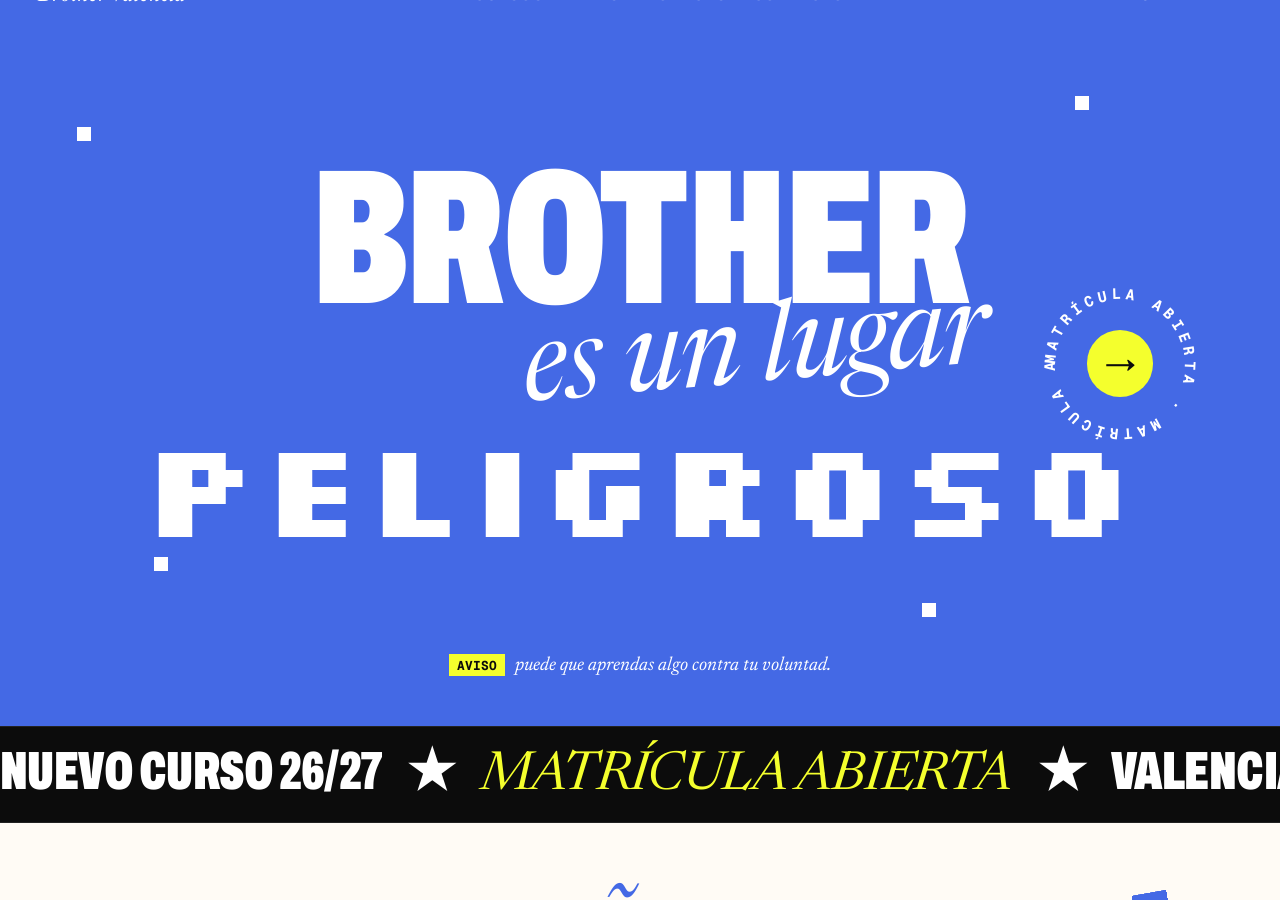
<file: publicar/brother-mini.html>
<!doctype html>
<html lang="es">
<head>
<meta charset="utf-8">
<meta name="viewport" content="width=device-width,initial-scale=1">
<title>Brother Valencia · versión mínima</title>
<meta name="robots" content="noindex">
<link rel="preconnect" href="https://fonts.googleapis.com">
<link rel="preconnect" href="https://fonts.gstatic.com" crossorigin>
<link rel="stylesheet" href="https://fonts.googleapis.com/css2?family=Archivo:wdth,wght@62..125,400..900&family=Newsreader:ital,opsz@1,6..72&family=Geist+Mono:wght@400..600&family=Silkscreen:wght@400;700&display=swap">
<style>
/* Versión mínima de la web de Brother que diseñamos: vive dentro de la página Trabajo. */
:root{--f-disp:"Archivo","Helvetica Neue",Arial,sans-serif;--f-serif:"Newsreader",Georgia,serif;--f-mono:"Geist Mono",ui-monospace,Menlo,monospace}
*{box-sizing:border-box}
html,body{margin:0;height:100%;background:#0C0C0C}
body{-webkit-font-smoothing:antialiased}
a{color:inherit}
button{font:inherit;color:inherit;background:none;border:0;padding:0}
h3,h4,h5,p{margin:0}
/* la web de Brother en pequeño: todo se mide con el ancho de su ventana (cqi) */
.bro{--az:#4469E5;--am:#F4FF2D;--ro:#E8452F;--cr:#FFFBF5;--ne:#0C0C0C;--ma:#9B541E;position:relative;width:100%;height:100%;overflow-y:auto;overscroll-behavior:contain;scrollbar-width:none;container-type:inline-size;background:var(--ne);color:var(--cr);font-family:var(--f-disp);line-height:1;text-align:left}
.bro::-webkit-scrollbar{display:none}
.bro:not(.vivo) *{animation-play-state:paused!important}
.bro h3,.bro h4{margin:0;font-weight:inherit;text-wrap:initial}
.bro button{cursor:pointer}
.b-dis{font-weight:900;font-stretch:62%;text-transform:uppercase;letter-spacing:-.01em}
.b-ser{font-family:var(--f-serif);font-style:italic;font-weight:400;letter-spacing:-.02em}
.b-pix{font-family:"Silkscreen",var(--f-mono);font-weight:700;letter-spacing:.02em;text-transform:uppercase}
.b-mono{font-family:var(--f-mono);font-size:max(8px,1.1cqi);letter-spacing:.08em;text-transform:uppercase}
.b-hero{position:relative;background:var(--az);color:#fff;min-height:60cqi;padding:2cqi 3cqi 4cqi;display:flex;flex-direction:column}
.b-nav{display:flex;align-items:center;justify-content:space-between;gap:2cqi;font-size:max(8px,1.15cqi);font-weight:700;text-transform:uppercase;letter-spacing:.06em}
.b-nav b{font-family:var(--f-serif);font-style:italic;font-weight:400;text-transform:none;font-size:max(11px,1.8cqi);letter-spacing:0}
.b-nav span{display:flex;gap:2cqi}
.b-nav a{text-decoration:none;cursor:pointer}
.b-nav a:hover{color:var(--am)}
.b-hero h3{flex:1;display:flex;flex-direction:column;align-items:center;justify-content:center;text-align:center;padding-top:4cqi}
.b-hero .b-dis{font-size:15cqi;line-height:.8}
.b-hero .b-ser{font-size:8.5cqi;margin:-1cqi 0 0 18cqi;transform:rotate(-5deg)}
.b-hero .b-pix{font-size:10.5cqi;line-height:1;margin-top:.5cqi;cursor:default}
.b-hero .b-pix:hover{animation:b-tiembla .12s steps(2) infinite;color:var(--am)}
@keyframes b-tiembla{50%{transform:translate(.4cqi,-.3cqi)}}
.b-sello{position:absolute;right:6cqi;top:42%;width:13cqi;aspect-ratio:1;display:grid;place-items:center;color:#fff;cursor:pointer}
.b-sello svg{position:absolute;inset:0;width:100%;height:100%;animation:b-gira 14s linear infinite;fill:currentColor;font:700 9px var(--f-mono);letter-spacing:2.6px;text-transform:uppercase}
.b-sello i{width:40%;aspect-ratio:1;border-radius:50%;background:var(--am);color:var(--ne);display:grid;place-items:center;font-style:normal;font-size:2.4cqi;transition:transform .3s}
.b-sello:hover i{transform:scale(1.15) rotate(-20deg)}
@keyframes b-gira{to{transform:rotate(360deg)}}
.b-aviso{text-align:center;font-family:var(--f-serif);font-style:italic;font-size:max(10px,1.5cqi)}
.b-aviso mark{background:var(--am);color:var(--ne);font:700 max(7px,1cqi) var(--f-mono);text-transform:uppercase;padding:.2cqi .6cqi;margin-right:.8cqi;font-style:normal}
.b-px{position:absolute;width:1.1cqi;aspect-ratio:1;background:#fff;animation:b-brilla 1.6s steps(2) infinite}
.b-px:nth-of-type(2){animation-delay:.4s}.b-px:nth-of-type(3){animation-delay:.9s}.b-px:nth-of-type(4){animation-delay:1.2s}
@keyframes b-brilla{50%{opacity:.15}}
.b-cinta{overflow:hidden;white-space:nowrap;padding:1.4cqi 0;background:var(--ne);color:#fff;border-block:1px solid #222}
.b-cinta div{display:inline-flex;gap:2cqi;align-items:baseline;animation:b-corre 22s linear infinite;font-size:4.2cqi}
.b-cinta em{color:var(--am)}
.b-cinta.am{background:var(--am);color:var(--ne)}
.b-cinta.am em{color:var(--az)}
.b-cinta.am div{animation-direction:reverse}
@keyframes b-corre{to{transform:translateX(-50%)}}
.b-ruido{position:relative;background:var(--cr);color:var(--ne);padding:6cqi 3cqi 7cqi;display:flex;align-items:center;gap:3cqi}
.b-ruido h4{flex:1;font-size:7.4cqi;line-height:.86}
.b-ruido h4 em{color:var(--az)}
.b-ruido .b-r{display:inline-block;cursor:default}
.b-ruido .b-r:hover{animation:b-tiembla .1s steps(2) infinite;color:var(--ro)}
.b-masc{width:22cqi;flex:none;transform:rotate(-10deg);position:relative}
.b-masc svg{display:block;width:100%;height:auto;shape-rendering:crispEdges}
.b-masc small{position:absolute;left:4%;bottom:-6%;background:var(--am);border:2px solid var(--ne);box-shadow:3px 3px 0 var(--az);padding:.4cqi 1cqi;font:700 max(7px,1.2cqi) "Silkscreen",var(--f-mono);transform:rotate(6deg);white-space:nowrap}
.b-ideas{background:var(--ne);padding:6cqi 3cqi}
.b-ideas-cab{display:flex;justify-content:space-between;align-items:flex-end;margin-bottom:3cqi}
.b-ideas-cab h4{display:flex;flex-direction:column}
.b-ideas-cab h4 .b-pix{font-size:6.4cqi}
.b-ideas-cab h4 .b-ser{font-size:6.4cqi;color:var(--am);margin-top:-.6cqi}
.b-ideas-cab p{text-align:right;font-size:max(8px,1.3cqi)}
.b-ideas-cab p b{display:block;font-size:4.2cqi;color:var(--am);margin-top:.6cqi}
.b-maq{display:grid;grid-template-columns:1fr 24cqi;gap:2cqi}
.b-maq ol{list-style:none;margin:0;padding:1.4cqi 2.4cqi;background:var(--az);box-shadow:1cqi 1cqi 0 #fff;border:2px solid #fff}
.b-maq li{display:flex;align-items:baseline;gap:2cqi;padding:1.5cqi 0;border-bottom:1px dashed rgba(255,255,255,.45);font-size:3.3cqi;font-weight:900;font-stretch:62%;text-transform:uppercase;overflow:hidden;white-space:nowrap}
.b-maq li:last-child{border:0}
.b-maq li small{font:400 max(7px,1cqi) var(--f-mono);opacity:.75}
.b-maq li .b-ser{text-transform:none;font-size:3.8cqi}
.b-maq li.gira span{filter:blur(1px);opacity:.8}
.b-start{background:var(--am);color:var(--ne);border:2px solid #fff;box-shadow:1cqi 1cqi 0 var(--az);display:flex;flex-direction:column;align-items:center;justify-content:center;gap:1cqi;transition:transform .12s}
.b-start:active{transform:translate(.6cqi,.6cqi);box-shadow:.4cqi .4cqi 0 var(--az)}
.b-start b{font-size:3.2cqi}
.b-start small{font:700 max(7px,1.1cqi) "Silkscreen",var(--f-mono);text-transform:uppercase}
.b-ideas-pie{margin-top:2.4cqi;text-align:right;font-family:var(--f-serif);font-style:italic;font-size:max(10px,1.5cqi);opacity:.8}
.b-cursos{background:var(--ne);padding:4cqi 3cqi 6cqi;border-top:1px solid #222}
.b-cursos h4{font-size:12cqi;line-height:.9}
.b-cursos h4 .b-ser{font-size:13cqi;color:var(--am)}
.b-mesa{position:relative;height:52cqi;margin-top:2cqi}
.b-carta{position:absolute;width:30cqi;padding:1.5cqi 1.6cqi 1.4cqi;min-height:15cqi;display:flex;flex-direction:column;justify-content:space-between;touch-action:none;cursor:grab;user-select:none;box-shadow:0 1.4cqi 2.4cqi -1cqi rgba(0,0,0,.6);transform:rotate(var(--r));transition:box-shadow .2s,scale .2s}
.b-carta.agarrada{cursor:grabbing;scale:1.04;box-shadow:0 3cqi 4cqi -1.4cqi rgba(0,0,0,.7)}
.b-carta header{display:flex;justify-content:space-between;font:400 max(7px,1cqi) var(--f-mono)}
.b-carta h5{margin:3cqi 0 1cqi;font-size:3.6cqi;font-weight:900;font-stretch:62%;text-transform:uppercase;line-height:.9}
.b-carta h5 em{font-family:var(--f-serif);font-weight:400;text-transform:none;font-size:1.12em}
.b-carta p{margin:0;font:400 max(7px,.95cqi) var(--f-mono);text-transform:uppercase;border-top:1px solid currentColor;padding-top:.8cqi;opacity:.85}
.b-carta.az{background:var(--az);color:#fff}.b-carta.am{background:var(--am);color:var(--ne)}.b-carta.ro{background:var(--ro);color:#fff}
.b-carta.cr{background:var(--cr);color:var(--ne)}.b-carta.ma{background:var(--ma);color:#fff}.b-carta.ne{background:#161616;color:#fff;border:1px solid #444}
.b-vor{background:var(--ro);color:#fff;padding:5cqi 3cqi 6cqi}
.b-vor>small{display:flex;justify-content:space-between}
.b-vor h4{font-size:19cqi;line-height:.85;margin-top:2cqi}
.b-vor h4 .b-pix{font-size:13cqi}
.b-datos{display:grid;grid-template-columns:repeat(4,1fr);gap:2cqi;margin-top:3cqi;padding-bottom:1.6cqi;border-bottom:1px solid rgba(255,255,255,.6)}
.b-datos span{display:block;font:400 max(7px,.95cqi) var(--f-mono);text-transform:uppercase;opacity:.8;margin-bottom:.8cqi}
.b-datos b{font-size:3.2cqi;font-weight:900;font-stretch:62%;text-transform:uppercase}
.b-datos b em{font-family:var(--f-serif);font-weight:400;text-transform:none}
.b-vor>p{margin:3cqi 0 2cqi;font-family:var(--f-serif);font-style:italic;font-size:2.6cqi;line-height:1.1}
.b-reloj{display:flex;gap:1.2cqi}
.b-reloj span{min-width:7cqi;padding:1cqi;border:2px solid #fff;background:var(--ne);text-align:center}
.b-reloj span:nth-child(2){background:var(--az)}.b-reloj span:nth-child(3){background:var(--am);color:var(--ne)}
.b-reloj b{display:block;font:700 2.6cqi "Silkscreen",var(--f-mono)}
.b-reloj small{font:400 max(6px,.8cqi) var(--f-mono);text-transform:uppercase}
.b-dentro{margin-top:2.4cqi;background:var(--ne);color:#fff;border:2px solid #fff;padding:1.2cqi 2cqi;font:700 max(8px,1.4cqi) "Silkscreen",var(--f-mono);text-transform:uppercase;transition:background .2s,color .2s}
.b-dentro.on{background:var(--am);color:var(--ne)}
.b-fin{position:relative;background:var(--ne);padding:6cqi 3cqi 3cqi;overflow:hidden}
.b-fin>p{font-family:var(--f-serif);font-style:italic;font-size:2.2cqi;color:var(--az)}
.b-fin h4{margin-top:2cqi;font-size:11cqi;line-height:.88}
.b-fin h4 .b-ser{color:var(--az);font-size:12cqi}
.b-fin h4 .b-pix{display:block;color:var(--am);font-size:9.6cqi;margin-top:1cqi}
.b-algo{margin-top:3cqi;background:var(--az);color:#fff;border:2px solid #fff;padding:1.4cqi 2.2cqi;font-family:var(--f-serif);font-style:italic;font-size:max(10px,1.6cqi);display:inline-flex;gap:1cqi;align-items:baseline}
.b-algo b{font-family:var(--f-disp);font-style:normal;font-weight:900;font-stretch:62%;font-size:2.6cqi}
.b-algo:hover{background:var(--am);color:var(--ne)}
.b-pie{display:grid;grid-template-columns:repeat(3,1fr);gap:2cqi;margin-top:6cqi;padding-top:2cqi;border-top:1px solid #333;font:400 max(7px,1cqi) var(--f-mono);text-transform:uppercase;opacity:.7;line-height:1.6}
@container (max-width:520px){
  .b-nav span,.b-nav em{display:none}
  .b-nav b{font-size:5cqi}
  .b-hero{min-height:150cqi;padding:4cqi 5cqi 8cqi}
  .b-hero .b-dis{font-size:24cqi}.b-hero .b-ser{font-size:15cqi;margin-left:12cqi}.b-hero .b-pix{font-size:11.5cqi}
  .b-sello{width:30cqi;right:auto;left:50%;top:auto;bottom:20cqi;transform:translateX(-50%)}
  .b-sello svg{font-size:10px}
  .b-sello i{font-size:6cqi}
  .b-aviso{font-size:4.2cqi}.b-aviso mark{font-size:3cqi}
  .b-px{width:2.6cqi}
  .b-cinta div{font-size:8cqi}
  .b-ruido{flex-direction:column;align-items:flex-start;padding:12cqi 5cqi 16cqi}
  .b-ruido h4{font-size:13cqi}
  .b-masc{width:50cqi;align-self:flex-end}
  .b-masc small{font-size:3.6cqi;padding:1cqi 2cqi}
  .b-ideas{padding:12cqi 5cqi}
  .b-ideas-cab{flex-direction:column;align-items:flex-start;gap:4cqi}
  .b-ideas-cab h4 .b-pix,.b-ideas-cab h4 .b-ser{font-size:12cqi}
  .b-ideas-cab p{text-align:left;font-size:3.4cqi}.b-ideas-cab p b{font-size:10cqi}
  .b-maq{grid-template-columns:1fr}
  .b-maq li{font-size:6.6cqi;white-space:normal}.b-maq li .b-ser{font-size:7.4cqi}.b-maq li small{font-size:2.8cqi}
  .b-start{padding:5cqi}.b-start b{font-size:7.4cqi}.b-start small{font-size:3cqi}
  .b-ideas-pie{font-size:4cqi}
  .b-cursos{padding:10cqi 5cqi}
  .b-cursos h4{font-size:24cqi}.b-cursos h4 .b-ser{font-size:26cqi}
  .b-mesa{height:190cqi}
  .b-carta{width:72cqi;min-height:36cqi;padding:3.4cqi}
  .b-carta header,.b-carta p{font-size:2.8cqi}.b-carta h5{font-size:8.4cqi;margin:6cqi 0 2cqi}
  .b-vor{padding:12cqi 5cqi}
  .b-vor>small{font-size:2.8cqi;flex-direction:column;gap:2cqi}
  .b-vor h4{font-size:30cqi}.b-vor h4 .b-pix{font-size:21cqi}
  .b-datos{grid-template-columns:1fr 1fr;gap:5cqi}.b-datos span{font-size:2.8cqi}.b-datos b{font-size:7.4cqi}
  .b-vor>p{font-size:6cqi}
  .b-reloj{gap:2.4cqi}.b-reloj span{min-width:0;flex:1;padding:2cqi}.b-reloj b{font-size:6cqi}.b-reloj small{font-size:2.4cqi}
  .b-dentro{font-size:3.6cqi;padding:3cqi 4cqi}
  .b-fin{padding:12cqi 5cqi 6cqi}
  .b-fin>p{font-size:5cqi}.b-fin h4{font-size:20cqi}.b-fin h4 .b-ser{font-size:21cqi}.b-fin h4 .b-pix{font-size:15cqi}
  .b-algo{font-size:4.4cqi;padding:3cqi 4cqi}.b-algo b{font-size:7cqi}
  .b-pie{grid-template-columns:1fr;font-size:2.8cqi}
}
</style>
</head>
<body>
<div class="bro">
  <section class="b-hero" id="b-ini">
    <nav class="b-nav"><b>Brother Valencia</b><span><a data-ir="b-cursos">Cursos</a><a data-ir="b-ideas">Ideas</a><a data-ir="b-vor">Voraces</a><a data-ir="b-fin">Contacto</a></span><em class="b-mono">ES · EN · VA</em></nav>
    <i class="b-px" style="left:6%;top:22%"></i><i class="b-px" style="left:84%;top:18%"></i><i class="b-px" style="left:12%;top:78%"></i><i class="b-px" style="left:72%;top:84%"></i>
    <h3><span class="b-dis">Brother</span><span class="b-ser">es un lugar</span><span class="b-pix">Peligroso</span></h3>
    <a class="b-sello" data-ir="b-cursos" aria-label="Matrícula abierta"><svg viewBox="0 0 100 100" aria-hidden="true"><defs><path id="broCirculo" d="M50,50 m-39,0 a39,39 0 1,1 78,0 a39,39 0 1,1 -78,0"/></defs><text><textPath href="#broCirculo">Matrícula abierta · Matrícula abierta ·</textPath></text></svg><i>→</i></a>
    <p class="b-aviso"><mark>aviso</mark>puede que aprendas algo contra tu voluntad.</p>
  </section>
  <div class="b-cinta"><div class="b-dis"><span>Nuevo curso 26/27</span>★<em class="b-ser">Matrícula abierta</em>★<span>Valencia</span>★<span>Nuevo curso 26/27</span>★<em class="b-ser">Matrícula abierta</em>★<span>Valencia</span>★</div></div>
  <section class="b-ruido">
    <h4 class="b-dis">Llevamos <em class="b-ser">11 años</em> enseñando a hacer <span class="b-r">[ruido]</span> desde Valencia</h4>
    <div class="b-masc"><svg viewBox="0 0 16 14" aria-hidden="true"><path fill="#4469E5" d="M3 0h2v1h1v1h4V1h1V0h2v2h1v1h1v8h-1v1h-2v1H4v-1H2v-1H1V3h1V2h1z"/><path fill="#E8452F" d="M3 1h1v1H3zM12 1h1v1h-1zM2 8h1v1H2zM13 8h1v1h-1z"/><path fill="#fff" d="M3 4h3v3H3zM10 4h3v3h-3z"/><g class="b-pupila"><rect x="4" y="5" width="1" height="1" fill="#0C0C0C"/></g><g class="b-pupila"><rect x="11" y="5" width="1" height="1" fill="#0C0C0C"/></g><path fill="#6E8BF0" d="M4 8h8v4H4z"/><path fill="#0C0C0C" d="M6 9h1v1H6zM9 9h1v1H9zM6 11h4v1H6z"/></svg><small>no passa res.</small></div>
  </section>
  <section class="b-ideas" id="b-ideas">
    <div class="b-ideas-cab"><h4><span class="b-pix">Fábrica</span><span class="b-ser">de ideas</span></h4><p class="b-pix">Briefs generados<b class="b-cuenta-n">001</b></p></div>
    <div class="b-maq">
      <ol><li><small>/01</small><span>Enciende</span></li><li><small>/02</small><span class="b-ser">un Super Bowl</span></li><li><small>/03</small><span>En directo y sin ensayo</span></li></ol>
      <button type="button" class="b-start"><b class="b-pix">★ Start ★</b><small>pulsa para girar</small></button>
    </div>
    <p class="b-ideas-pie">Si te quedas pillado, dale otra. Las buenas ideas no salen a la primera.</p>
  </section>
  <section class="b-cursos" id="b-cursos">
    <h4><span class="b-dis">Cur</span><span class="b-ser">sos</span></h4>
    <div class="b-mesa">
      <article class="b-carta az" style="--r:-3deg;left:1%;top:2%"><header><span>/01 · Star</span><span>01</span></header><h5>Creatividad <em>integral</em></h5><p>Presencial · 9 meses</p></article>
      <article class="b-carta am" style="--r:4deg;left:56%;top:0%"><header><span>/02</span><span>02</span></header><h5>B. <em>Art</em></h5><p>Presencial · 4 meses</p></article>
      <article class="b-carta ro" style="--r:-5deg;left:34%;top:34%"><header><span>/03 · Hot</span><span>03</span></header><h5>Intensivo <em>de IA</em></h5><p>Presencial · 2 meses</p></article>
      <article class="b-carta cr" style="--r:3deg;left:68%;top:40%"><header><span>/04</span><span>04</span></header><h5>Digital <em>Morning</em></h5><p>Presencial · 4 meses</p></article>
      <article class="b-carta ma" style="--r:2deg;left:3%;top:52%"><header><span>/05</span><span>05</span></header><h5>Planificación <em>estratégica</em></h5><p>Presencial · 5 meses</p></article>
      <article class="b-carta ne" style="--r:-2deg;left:44%;top:70%"><header><span>/06 · Summer</span><span>06</span></header><h5>Summer <em>School</em></h5><p>Intensivo · 6 semanas</p></article>
    </div>
  </section>
  <div class="b-cinta am"><div class="b-dis"><span>Cannes Lions School of the Year</span>★<em class="b-ser">2021 · 2023 · 2024</em>★<span>Cannes Lions School of the Year</span>★<em class="b-ser">2021 · 2023 · 2024</em>★</div></div>
  <section class="b-vor" id="b-vor">
    <small class="b-mono"><span>★ Festival propio ★</span><span>Jun · 2027</span></small>
    <h4><span class="b-dis">Vora</span><span class="b-pix">ces.</span></h4>
    <div class="b-datos"><div><span>Fechas</span><b>19-21 <em>jun</em></b></div><div><span>Lugar</span><b>Las <em>Naves</em></b></div><div><span>Edición</span><b>11</b></div><div><span>Estado</span><b><em>Inscripción</em> abierta</b></div></div>
    <p>Tu trabajo merece salir del aula.<br>Este es el momento.</p>
    <div class="b-reloj"><span><b>000</b><small>días</small></span><span><b>00</b><small>horas</small></span><span><b>00</b><small>min</small></span><span><b>00</b><small>seg</small></span></div>
    <button type="button" class="b-dentro">★ Estoy dentro</button>
  </section>
  <section class="b-fin" id="b-fin">
    <p>Si has bajado hasta aquí, va en serio.</p>
    <h4><span class="b-dis">Ven a </span><span class="b-ser">Valencia</span><span class="b-dis"> y</span><span class="b-pix">Haz ruido.</span></h4>
    <a class="b-algo" data-ir="b-ini">Empieza a hacer <b>algo.</b> →</a>
    <div class="b-pie"><span>★ Brother Valencia<br>Escuela de creativos</span><span>Instagram ↗<br>LinkedIn ↗<br>TikTok ↗</span><span>Madrid<br>Barcelona<br>Valencia (estás aquí)</span></div>
  </section>
</div>
<script>
(function(){
  "use strict";
  var reducido = window.matchMedia && matchMedia("(prefers-reduced-motion: reduce)").matches;
  var bro = document.querySelector(".bro"), el = bro, ve = false, corriendo = false, auto = true, tAuto = 0, pos = 0, reloj = 0, capa = 5;
  function pausar(){ auto = false; clearTimeout(tAuto); tAuto = setTimeout(function(){ auto = true; pos = bro.scrollTop; }, 6000); }
  ["wheel", "pointerdown", "touchstart", "keydown"].forEach(function(t){ bro.addEventListener(t, pausar, {passive: true}); });
  [].forEach.call(bro.querySelectorAll("[data-ir]"), function(a){ a.addEventListener("click", function(e){ e.preventDefault(); pausar(); bro.scrollTo({top: bro.querySelector("#" + a.getAttribute("data-ir")).offsetTop, behavior: reducido ? "auto" : "smooth"}); }); });
  // el marco de la página Trabajo avisa cuando cambia de tamaño
  window.addEventListener("message", function(e){ if (e.data && e.data.bro === "inicio") { bro.scrollTop = 0; pos = 0; } });
    // fábrica de ideas: tres ruedas que giran y paran una detrás de otra
    var A = ["Enciende", "Vende", "Resucita", "Despierta", "Rompe", "Lanza", "Convence a", "Hackea"],
        B = ["un Super Bowl", "una marca de agua", "la paella", "un banco aburrido", "una app de citas", "el lunes", "una ferretería", "a tu abuela"],
        C = ["En directo y sin ensayo", "Con cero euros", "En seis segundos", "Sin usar palabras", "En un solo TikTok", "Antes del viernes", "Con una sola foto", "En valenciano"],
        ruedas = [].slice.call(bro.querySelectorAll(".b-maq li")), cuenta = bro.querySelector(".b-cuenta-n"), briefs = 1, girando = false, vistaIdeas = false;
    function girar(){
      if (girando) return; girando = true;
      var listas = [A, B, C], t0 = performance.now();
      ruedas.forEach(function(r){ r.classList.add("gira"); });
      var iv = setInterval(function(){
        var t = performance.now() - t0;
        ruedas.forEach(function(r, i){ if (t < 650 + i * 420) r.lastChild.textContent = listas[i][Math.floor(Math.random() * 8)]; else r.classList.remove("gira"); });
        if (t > 650 + 2 * 420) { clearInterval(iv); girando = false; briefs++; cuenta.textContent = ("00" + briefs).slice(-3); }
      }, 70);
    }
    bro.querySelector(".b-start").addEventListener("click", girar);
    new IntersectionObserver(function(e){ if (e[0].isIntersecting && ve && !vistaIdeas) { vistaIdeas = true; setTimeout(girar, 400); } }, {root: bro, threshold: .6}).observe(bro.querySelector(".b-ideas"));
    // cursos: las tarjetas se pueden mover
    [].forEach.call(bro.querySelectorAll(".b-carta"), function(c){
      var x = 0, y = 0, sx = 0, sy = 0;
      c.addEventListener("pointerdown", function(e){ pausar(); c.setPointerCapture(e.pointerId); sx = e.clientX - x; sy = e.clientY - y; c.style.zIndex = ++capa; c.classList.add("agarrada"); });
      c.addEventListener("pointermove", function(e){ if (!c.classList.contains("agarrada")) return; x = e.clientX - sx; y = e.clientY - sy; c.style.translate = x.toFixed(0) + "px " + y.toFixed(0) + "px"; });
      ["pointerup", "pointercancel"].forEach(function(t){ c.addEventListener(t, function(){ c.classList.remove("agarrada"); }); });
    });
    // la mascota sigue el cursor con los ojos
    var masc = bro.querySelector(".b-masc"), pupilas = [].slice.call(bro.querySelectorAll(".b-pupila")), ojoPend = false, px = 0, py = 0;
    bro.addEventListener("pointermove", function(e){
      px = e.clientX; py = e.clientY; if (ojoPend) return; ojoPend = true;
      requestAnimationFrame(function(){ ojoPend = false; var r = masc.getBoundingClientRect(), dx = px - (r.left + r.width / 2), dy = py - (r.top + r.height / 2), d = Math.hypot(dx, dy) || 1; pupilas.forEach(function(p){ p.setAttribute("transform", "translate(" + (dx / d * .8).toFixed(2) + " " + (dy / d * .8).toFixed(2) + ")"); }); });
    }, {passive: true});
    // Voraces: cuenta atrás real y botón de inscripción
    var meta = new Date(2027, 5, 19, 10, 0, 0).getTime(), celdas = [].slice.call(bro.querySelectorAll(".b-reloj b")), dentro = bro.querySelector(".b-dentro");
    function tic(){ var t = Math.max(0, Math.floor((meta - Date.now()) / 1000)); [Math.floor(t / 86400), Math.floor(t / 3600) % 24, Math.floor(t / 60) % 60, t % 60].forEach(function(v, i){ celdas[i].textContent = i ? ("0" + v).slice(-2) : String(v); }); }
    dentro.addEventListener("click", function(){ var on = dentro.classList.toggle("on"); dentro.textContent = on ? "★ Nos vemos en Las Naves" : "★ Estoy dentro"; });
    // se recorre sola mientras nadie la toca, y solo cuando se ve
    function paso(){
      if (!ve) { corriendo = false; return; }
      if (auto && !reducido) { pos += .6; if (pos >= bro.scrollHeight - bro.clientHeight - 1) pos = 0; bro.scrollTop = pos; }
      requestAnimationFrame(paso);
    }
    new IntersectionObserver(function(e){
      ve = e[0].isIntersecting; bro.classList.toggle("vivo", ve); clearInterval(reloj);
      if (ve) { tic(); reloj = setInterval(tic, 1000); if (!corriendo) { corriendo = true; pos = bro.scrollTop; requestAnimationFrame(paso); } }
    }, {threshold: .3}).observe(el);
})();
</script>
</body>
</html>
</file>
<file: publicar/cactus/styles.css>
/* =========================================================================
   CACTUS · Design System v1
   Base CSS for presentation deck + future web/print artifacts.

   Cascade order (lower layer = lower priority):
   reset → tokens → base → layout → chrome → components → slides → motion → utils
   ========================================================================= */

@layer reset, tokens, base, layout, chrome, components, slides, motion, utils;

/* ── RESET ───────────────────────────────────────────────────────────── */
@layer reset {
  *, *::before, *::after { box-sizing: border-box; margin: 0; padding: 0; }
  img, svg, video { display: block; max-width: 100%; }
  button { font: inherit; color: inherit; background: none; border: 0; cursor: pointer; }
  a { color: inherit; text-decoration: none; }
  :focus-visible { outline: 2px solid var(--brand-blue); outline-offset: 3px; border-radius: 4px; }
}

/* ── DESIGN TOKENS ───────────────────────────────────────────────────── */
@layer tokens {
  :root {
    /* Brand · gradient is the iconic moment */
    --brand-cyan: #00A0C3;
    --brand-magenta: #D3287C;
    --brand-gradient: linear-gradient(135deg, var(--brand-cyan) 0%, var(--brand-magenta) 100%);

    /* UI · used for data, CTAs, interactive states */
    --brand-blue: #0e66c0;
    --brand-blue-strong: #0a5aa8;

    /* Cactus Design · only slide 12 */
    --cd-green: #1a3d2e;
    --cd-gold: #c89b29;
    --cd-gold-bright: #D4A017;
    --cd-beige: #F2EBD9;

    /* Neutrals · ink (text on light) + paper (light bg) */
    --ink: #0A0A0C;
    --ink-2: #15151A;
    --paper: #F4F1EC;
    --paper-2: #ECE7DE;

    /* Surfaces */
    --bg-dark: #0A0A0C;
    --bg-darker: #050608;
    --bg-light: var(--paper);
    --bg-light-gradient: linear-gradient(180deg, #fafafa 0%, #f0f4f8 100%);

    /* Text on dark */
    --on-dark-1: #ffffff;
    --on-dark-2: rgba(255,255,255,0.92);
    --on-dark-3: rgba(255,255,255,0.62);
    --on-dark-4: rgba(255,255,255,0.35);

    /* Text on light */
    --on-light-1: var(--ink);
    --on-light-2: rgba(10,10,12,0.88);
    --on-light-3: rgba(10,10,12,0.62);
    --on-light-4: rgba(10,10,12,0.35);

    /* Lines / dividers */
    --line-d: rgba(255,255,255,0.08);
    --line-d-2: rgba(255,255,255,0.18);
    --line-l: rgba(10,10,12,0.08);
    --line-l-2: rgba(10,10,12,0.18);

    /* Spacing scale (rem) */
    --s-1: 0.25rem;
    --s-2: 0.5rem;
    --s-3: 0.75rem;
    --s-4: 1rem;
    --s-5: 1.5rem;
    --s-6: 2rem;
    --s-7: 3rem;
    --s-8: 4rem;

    /* Radii */
    --r-sm: 8px;
    --r-md: 12px;
    --r-lg: 18px;
    --r-xl: 24px;
    --r-pill: 999px;

    /* Shadows */
    --shadow-card: 0 12px 30px rgba(10,10,12,0.06);
    --shadow-card-hover: 0 24px 60px rgba(10,10,12,0.10);
    --shadow-blue: 0 12px 30px rgba(14,102,192,0.30);
    --shadow-magenta: 0 12px 30px rgba(211,40,124,0.30);
    --shadow-tv: 0 40px 80px rgba(0,0,0,0.65);

    /* Type */
    --font-sans: "Montserrat", -apple-system, BlinkMacSystemFont, "Helvetica Neue", Arial, sans-serif;
    --font-marker: "Permanent Marker", cursive;

    /* Motion */
    --ease-out: cubic-bezier(0.22, 1, 0.36, 1);
    --ease-in-out: cubic-bezier(0.65, 0, 0.35, 1);
    --ease-spring: cubic-bezier(0.34, 1.56, 0.64, 1);
    --ease-decel: cubic-bezier(0.16, 1, 0.3, 1);
    --dur-fast: .25s;
    --dur-base: .45s;
    --dur-slow: .8s;
    --dur-slower: 1.2s;

    /* Layout */
    --slide-pad-x: 7vw;
    --slide-pad-y: 6vh;

    /* z-index */
    --z-blobs: 0;
    --z-content: 1;
    --z-chrome: 50;
    --z-overlay: 100;
  }
}

/* ── BASE ────────────────────────────────────────────────────────────── */
@layer base {
  html, body {
    height: 100%;
    overflow: hidden;
    background: var(--bg-dark);
    color: var(--on-dark-1);
    font-family: var(--font-sans);
    font-weight: 400;
    letter-spacing: -0.01em;
    -webkit-font-smoothing: antialiased;
    -moz-osx-font-smoothing: grayscale;
  }

  /* Fluid type — single source of truth */
  h1 { font-weight: 900; font-size: clamp(3rem, 7.5vw, 8rem); line-height: 0.92; letter-spacing: -0.04em; }
  h2 { font-weight: 700; font-size: clamp(2.4rem, 6.5vw, 90px); line-height: 1.02; letter-spacing: -0.03em; }
  h3 { font-weight: 700; font-size: clamp(1rem, 1.2vw, 1.3rem); letter-spacing: -0.015em; line-height: 1.25; }
  p  { font-size: clamp(0.95rem, 1.25vw, 18px); line-height: 1.55; }

  strong, b { font-weight: 700; }
}

/* ── LAYOUT · deck + slides ──────────────────────────────────────────── */
@layer layout {
  #deck { width: 100vw; height: 100vh; position: relative; }

  .slide {
    position: absolute; inset: 0;
    padding: var(--slide-pad-y) var(--slide-pad-x);
    display: flex; flex-direction: column; justify-content: center;
    opacity: 0; pointer-events: none;
    transition: opacity .6s var(--ease-in-out);
    overflow: hidden;
    contain: layout style paint;
  }
  .slide.active { opacity: 1; pointer-events: all; }

  .slide[data-theme="dark"]  { background: var(--bg-dark);  color: var(--on-dark-1); }
  .slide[data-theme="light"] { background: var(--bg-light); color: var(--on-light-1); }

  /* All content above blobs */
  .slide > *:not(.blobs) { position: relative; z-index: var(--z-content); }
}

/* ── CHROME · counter, language, navigation ──────────────────────────── */
@layer chrome {
  #counter {
    position: fixed; top: var(--s-7); right: var(--slide-pad-x);
    font-size: 13px; font-weight: 700; letter-spacing: 0.18em;
    color: var(--on-dark-4);
    z-index: var(--z-chrome);
  }
  #counter .current { color: var(--on-dark-1); font-weight: 800; }
  body.is-light #counter { color: var(--on-light-4); }
  body.is-light #counter .current { color: var(--on-light-1); }
  body.is-cd #counter { color: rgba(26,61,46,0.5); }
  body.is-cd #counter .current { color: var(--cd-gold-bright); font-weight: 900; }

  #lang-switcher {
    position: fixed; bottom: var(--s-5); left: var(--slide-pad-x);
    display: flex; gap: 0;
    z-index: var(--z-chrome);
    opacity: 0; pointer-events: none;
    transition: opacity .5s ease;
  }
  #lang-switcher.is-visible { opacity: 1; pointer-events: all; }
  body.is-light #lang-switcher { /* no extra style needed */ }

  .lang-btn {
    padding: 5px 9px;
    font-size: 10px; font-weight: 600; letter-spacing: 0.1em;
    color: rgba(255,255,255,0.22);
    transition: color .25s ease;
  }
  .lang-btn + .lang-btn { border-left: 1px solid rgba(255,255,255,0.1); }
  body.is-light .lang-btn { color: rgba(10,10,12,0.28); }
  body.is-light .lang-btn + .lang-btn { border-left-color: rgba(10,10,12,0.12); }
  .lang-btn.is-active {
    color: rgba(255,255,255,0.78);
  }
  body.is-light .lang-btn.is-active { color: rgba(10,10,12,0.75); }

  #nav {
    position: fixed; bottom: var(--s-5); right: var(--s-6);
    display: flex; gap: var(--s-2);
    z-index: var(--z-chrome);
  }
  .nav-btn {
    width: 44px; height: 44px; border-radius: 50%;
    background: rgba(0,0,0,0.18);
    border: 1px solid var(--line-d-2);
    color: var(--on-dark-3);
    font-size: 1rem;
    /* backdrop-filter removed — compositing cost not worth it */
    transition: background .3s, border-color .3s, color .3s, transform .3s;
  }
  body.is-light .nav-btn {
    background: rgba(255,255,255,0.6);
    border-color: var(--line-l);
    color: var(--on-light-3);
  }
  body.is-cd .nav-btn {
    background: rgba(255,255,255,0.6);
    border-color: rgba(26,61,46,0.15);
    color: var(--cd-green);
  }
  .nav-btn:hover {
    background: var(--brand-magenta); border-color: var(--brand-magenta);
    color: #fff; transform: scale(1.08);
  }
  body.is-cd .nav-btn:hover {
    background: var(--cd-green); border-color: var(--cd-green);
    color: var(--cd-beige);
  }

  /* Cover logo (repeats on a few slides) */
  .cover-logo {
    position: absolute; top: var(--slide-pad-y); left: var(--slide-pad-x);
    z-index: var(--z-chrome);
  }
  .cover-logo img {
    height: clamp(34px, 3.6vh, 50px);
    width: auto;
  }
}

/* ── COMPONENTS · shared building blocks ─────────────────────────────── */
@layer components {
  /* Gradient text */
  .text-gradient {
    background: var(--brand-gradient);
    -webkit-background-clip: text;
    background-clip: text;
    -webkit-text-fill-color: transparent;
    color: transparent;
  }
  .text-blue   { color: var(--brand-blue); }
  .text-cyan   { color: var(--brand-cyan); }

  /* Decorative blobs (background atmospheric) */
  .blobs {
    position: absolute; inset: 0;
    pointer-events: none; overflow: hidden;
    z-index: var(--z-blobs);
  }
  .blob {
    position: absolute; border-radius: 50%;
    filter: blur(80px);
    will-change: transform;
    transform: translateZ(0);
  }
  .blob--cyan    { background: var(--brand-cyan); }
  .blob--magenta { background: var(--brand-magenta); }
  .slide[data-theme="dark"]  .blob { opacity: 0.18; }
  .slide[data-theme="light"] .blob { opacity: 0.08; }
  /* Inactive slides hide GPU layers to prevent bleed */
  .slide:not(.active) .blobs { visibility: hidden; }

  /* Per-slide blob positioning presets */
  .blobs--bp1 .blob--cyan    { width: 80vw; height: 80vw; left: -25vw; top: -20vw; }
  .blobs--bp1 .blob--magenta { width: 90vw; height: 90vw; right: -28vw; bottom: -25vw; }
  .blobs--bp2 .blob--cyan    { width: 60vw; height: 60vw; left: -15vw; top: -15vw; }
  .blobs--bp2 .blob--magenta { width: 70vw; height: 70vw; right: -18vw; bottom: -18vw; }
  .blobs--bp3 .blob--cyan    { width: 65vw; height: 65vw; left: -18vw; bottom: -22vw; }
  .blobs--bp3 .blob--magenta { width: 75vw; height: 75vw; right: -20vw; top: -18vw; }
  .blobs--bp4 .blob--cyan    { width: 70vw; height: 70vw; right: -18vw; top: -18vw; }
  .blobs--bp4 .blob--magenta { width: 60vw; height: 60vw; left: -15vw; bottom: -15vw; }

  /* Reveal — staggered entry for content */
  .reveal {
    opacity: 0;
  }
  .slide.active .reveal {
    animation: reveal-in var(--dur-slow) var(--ease-out) both;
  }
  .slide.active .reveal:nth-of-type(1) { animation-delay: .15s; }
  .slide.active .reveal:nth-of-type(2) { animation-delay: .30s; }
  .slide.active .reveal:nth-of-type(3) { animation-delay: .45s; }
  .slide.active .reveal:nth-of-type(4) { animation-delay: .60s; }
  .slide.active .reveal:nth-of-type(5) { animation-delay: .75s; }
  .slide.active .reveal:nth-of-type(6) { animation-delay: .90s; }

  /* ── Buttons ─────────────────────────────────────────────── */
  .btn {
    display: inline-flex; align-items: center; gap: var(--s-3);
    padding: 1rem 1.9rem;
    border-radius: var(--r-pill);
    font-weight: 700;
    font-size: clamp(0.82rem, 0.95vw, 0.98rem);
    letter-spacing: 0.18em;
    text-transform: uppercase;
    transition: transform .25s, box-shadow .25s, background .25s;
    white-space: nowrap; width: fit-content;
  }
  .btn--blue {
    background: var(--brand-blue); color: #fff;
    box-shadow: var(--shadow-blue);
  }
  .btn--blue:hover {
    background: var(--brand-blue-strong);
    transform: translateY(-3px);
    box-shadow: 0 16px 40px rgba(14,102,192,0.42);
  }
  .btn--gradient {
    background: var(--brand-gradient); color: #fff;
    box-shadow: var(--shadow-magenta);
    letter-spacing: 0.04em;
  }
  .btn--gradient:hover { transform: translateY(-3px); }
  .btn--cd {
    background: var(--cd-green); color: var(--cd-beige);
    box-shadow: 0 12px 30px rgba(26,61,46,0.18);
    letter-spacing: 0.04em;
  }
  .btn--cd:hover {
    background: var(--cd-gold); color: var(--cd-green);
    transform: translateY(-3px);
    box-shadow: 0 16px 40px rgba(200,155,41,0.28);
  }

  /* ── Counter (numeric ticker) ──────────────────────────── */
  .counter, .mult { font-variant-numeric: tabular-nums; }

  /* ── Cards (generic, light bg) ─────────────────────────── */
  .card {
    background: #fff;
    border: 1px solid var(--line-l);
    border-radius: var(--r-lg);
    box-shadow: var(--shadow-card);
    transition: transform .3s ease, box-shadow .3s ease, border-color .3s ease;
  }
  .card:hover {
    transform: translateY(-3px);
    box-shadow: var(--shadow-card-hover);
    border-color: rgba(14,102,192,0.30);
  }

  /* ── Icon tile (gradient bg + white stroke icon) ───────── */
  .icon-tile {
    display: flex; align-items: center; justify-content: center;
    background: linear-gradient(135deg, var(--brand-blue), var(--brand-cyan));
    box-shadow: 0 6px 18px rgba(14,102,192,0.28);
    transition: background .35s ease, box-shadow .35s ease;
  }
  .icon-tile svg { stroke: #fff; fill: none; stroke-width: 2; stroke-linecap: round; stroke-linejoin: round; }
  .card:hover .icon-tile {
    background: #fff;
    box-shadow: 0 6px 18px rgba(14,102,192,0.16), inset 0 0 0 1.6px rgba(14,102,192,0.30);
  }
  .card:hover .icon-tile svg { stroke: var(--brand-blue); animation: icon-pop .55s ease; }
}

/* =========================================================================
   SLIDES · each slide gets its own scoped block
   ========================================================================= */

/* ── 01 · COVER ──────────────────────────────────────────────────────── */
@layer slides {
  .slide--cover { background: var(--bg-darker); }
  .slide--cover .blobs { display: none; }

  .cover-grid {
    display: grid;
    grid-template-columns: 1.15fr 1fr;
    gap: 4vw; align-items: center; height: 100%;
  }
  .cover-left { display: flex; flex-direction: column; justify-content: center; min-width: 0; }
  .cover-title { display: block; line-height: 0.94; }
  .cover-title .l1 {
    display: block; font-weight: 200;
    font-size: clamp(2rem, 4.4vw, 70px);
    letter-spacing: -0.03em;
    color: #fff; opacity: 0.92;
  }
  .cover-title .l2 {
    display: block; font-weight: 700;
    font-size: clamp(3rem, 8vw, 104px);
    letter-spacing: -0.045em; line-height: 0.94;
    margin-top: 0.05em; white-space: nowrap;
  }
  .cover-sub {
    margin-top: 1.8rem;
    font-size: clamp(0.95rem, 1.25vw, 17px);
    max-width: 42ch;
    color: #fff; opacity: 0.92;
    line-height: 1.5;
  }

  /* Right column · device stage with rotating TV / Totem mocks */
  .cover-right {
    display: flex; align-items: center; justify-content: center;
    position: relative; z-index: 1;
  }
  .cover-right::before {
    content: ""; position: absolute;
    width: 70%; aspect-ratio: 1;
    border-radius: 50%;
    background: radial-gradient(circle, rgba(0,160,195,0.45) 0%, rgba(0,160,195,0) 65%);
    filter: blur(20px);
  }

  .device-stage {
    position: relative; width: 100%;
    min-height: clamp(360px, 45vh, 560px);
    display: flex; align-items: center; justify-content: center;
  }
  .ds-device {
    position: absolute; top: 50%; left: 50%;
    transform: translate(-50%, -50%) scale(0.96);
    opacity: 0;
    transition: opacity 1s var(--ease-decel), transform 1s var(--ease-decel);
    pointer-events: none;
  }
  .ds-device.is-current {
    opacity: 1; transform: translate(-50%, -50%) scale(1);
    pointer-events: all;
  }

  /* TV mock */
  .ds-tv { width: clamp(360px, 34vw, 560px); }
  .ds-tv .screen {
    position: relative; width: 100%; aspect-ratio: 16/9;
    border-radius: 8px; overflow: hidden;
    background: #131316;
    border: clamp(10px, 0.85vw, 14px) solid #3a3a40;
    box-shadow: 0 0 0 2px #5a5a62, var(--shadow-tv), 0 0 100px rgba(0,160,195,0.32);
  }
  .ds-tv .screen::after {
    content: ""; position: absolute;
    top: 50%; right: clamp(6px, 0.8vw, 12px);
    transform: translateY(-50%);
    width: 5px; height: 5px; border-radius: 50%;
    background: var(--brand-magenta);
    box-shadow: 0 0 8px var(--brand-magenta);
    animation: pulse 1.4s infinite;
    z-index: 5;
  }
  .ds-tv .stand { width: 5px; height: clamp(22px, 2.8vh, 40px); background: #4a4a52; margin: 0 auto; }
  .ds-tv .base { width: 38%; height: 7px; border-radius: 3px; background: #4a4a52; margin: 0 auto; }
  .ds-tv .label, .ds-totem .label {
    text-align: center; margin-top: 0.8rem;
    font-size: 0.7rem; letter-spacing: 0.3em; text-transform: uppercase;
    font-weight: 700;
  }
  .ds-tv .label { color: var(--brand-cyan); }
  .ds-totem .label { color: var(--brand-magenta); }

  /* Totem mock */
  .ds-totem { width: clamp(180px, 17vw, 290px); }
  .ds-totem .screen {
    position: relative; width: 100%; aspect-ratio: 9/16;
    border-radius: 10px; overflow: hidden;
    background: #131316;
    border: clamp(8px, 0.65vw, 12px) solid #3a3a40;
    box-shadow: 0 0 0 2px #5a5a62, var(--shadow-tv), 0 0 100px rgba(211,40,124,0.32);
  }
  .ds-totem .screen::after {
    content: ""; position: absolute;
    top: 1vh; left: 50%; transform: translateX(-50%);
    width: 5px; height: 5px; border-radius: 50%;
    background: var(--brand-cyan);
    box-shadow: 0 0 8px var(--brand-cyan);
    animation: pulse-t 1.4s infinite;
    z-index: 5;
  }
  .ds-totem .stand {
    width: 60%; height: 14px; background: #4a4a52; margin: 0 auto;
    border-radius: 0 0 4px 4px;
  }

  /* Inner stage scenes (cycle inside each device) */
  .ds-stage {
    position: absolute; inset: 0;
    display: flex; flex-direction: column;
    opacity: 0;
    transition: opacity .8s ease;
  }
  .ds-stage.on { opacity: 1; }
  .ds-stage.rich { padding: 0; align-items: stretch; justify-content: flex-start; text-align: left; }

  .ds-bar {
    display: flex; align-items: center; justify-content: space-between;
    padding: clamp(6px, 0.65vw, 12px) clamp(10px, 1vw, 16px);
    font-size: clamp(0.45rem, 0.55vw, 0.62rem);
    letter-spacing: 0.22em; text-transform: uppercase;
    color: rgba(255,255,255,0.65); font-weight: 600;
    flex-shrink: 0;
  }
  .ds-bar .b-brand { display: inline-flex; align-items: center; gap: 0.5em; color: #fff; }
  .ds-bar .b-brand .b-dot { width: 6px; height: 6px; border-radius: 50%; background: var(--brand-cyan); box-shadow: 0 0 6px var(--brand-cyan); }
  .ds-live {
    display: inline-flex; align-items: center; gap: 0.45em;
    color: var(--brand-magenta); font-weight: 800; letter-spacing: 0.2em;
  }
  .ds-live::before {
    content: ""; width: 6px; height: 6px; border-radius: 50%;
    background: var(--brand-magenta); box-shadow: 0 0 8px var(--brand-magenta);
    animation: pulse-live 1.2s infinite;
  }
  .ds-weather { display: inline-flex; align-items: center; gap: 0.35em; color: rgba(255,255,255,0.85); font-weight: 700; }
  .ds-weather svg { width: 1em; height: 1em; }

  .ds-main {
    flex: 1;
    display: flex; flex-direction: column;
    align-items: center; justify-content: center;
    gap: clamp(4px, 0.5vw, 9px);
    padding: clamp(4px, 0.5vw, 10px) clamp(10px, 1vw, 16px);
    text-align: center;
  }
  .ds-foot {
    display: flex; gap: clamp(4px, 0.5vw, 8px);
    padding: clamp(6px, 0.65vw, 12px) clamp(10px, 1vw, 16px);
    align-items: center; justify-content: center;
    flex-wrap: wrap; flex-shrink: 0;
  }
  .ds-chip {
    display: inline-flex; align-items: center; gap: 0.4em;
    padding: 0.35em 0.78em; border-radius: var(--r-pill);
    font-size: clamp(0.42rem, 0.55vw, 0.62rem);
    letter-spacing: 0.16em; text-transform: uppercase;
    font-weight: 700;
    background: rgba(255,255,255,0.06);
    border: 1px solid rgba(255,255,255,0.18);
    color: rgba(255,255,255,0.85);
    white-space: nowrap;
  }
  .ds-chip.solid  { background: var(--brand-gradient); border-color: transparent; color: #fff; box-shadow: 0 4px 14px rgba(211,40,124,0.4); }
  .ds-chip.cyan   { background: rgba(0,160,195,0.16); border-color: rgba(0,160,195,0.55); color: var(--brand-cyan); }
  .ds-chip svg { width: 0.9em; height: 0.9em; stroke: currentColor; fill: none; stroke-width: 2; stroke-linecap: round; stroke-linejoin: round; }

  .ds-mega {
    font-size: clamp(2rem, 5.6vw, 5rem);
    font-weight: 900; line-height: 0.92; letter-spacing: -0.05em;
    color: #fff; margin: 0;
  }
  .ds-mega.grad { background: var(--brand-gradient); -webkit-background-clip: text; background-clip: text; -webkit-text-fill-color: transparent; color: transparent; }
  .ds-sub2 { font-size: clamp(0.6rem, 0.85vw, 0.95rem); color: rgba(255,255,255,0.7); line-height: 1.3; max-width: 92%; }

  /* TV: KPI mini-dashboard */
  .ds-kpis { width: 100%; max-width: 88%; display: flex; flex-direction: column; gap: clamp(4px, 0.6vw, 9px); margin-top: clamp(6px, 0.7vw, 12px); }
  .ds-kpi { display: grid; grid-template-columns: clamp(40px, 4.4vw, 60px) 1fr clamp(30px, 3vw, 48px); align-items: center; gap: 0.55em; }
  .ds-kpi-label { font-size: clamp(0.42rem, 0.55vw, 0.6rem); letter-spacing: 0.18em; text-transform: uppercase; font-weight: 700; color: rgba(255,255,255,0.7); text-align: left; }
  .ds-kpi-track { height: clamp(5px, 0.7vw, 9px); background: rgba(255,255,255,0.08); border-radius: 4px; overflow: hidden; }
  .ds-kpi-fill { height: 100%; background: var(--brand-gradient); border-radius: 4px; width: 0; }
  .ds-stage.on .ds-kpi-fill { animation: kpi-fill 1.6s var(--ease-out) forwards; }
  .ds-kpi-fill.w88 { --kw: 88%; }
  .ds-kpi-fill.w72 { --kw: 72%; animation-delay: .15s; }
  .ds-kpi-fill.w64 { --kw: 64%; animation-delay: .3s; }
  .ds-kpi-val { font-size: clamp(0.55rem, 0.78vw, 0.88rem); font-weight: 800; color: #fff; text-align: right; letter-spacing: -0.01em; }
  .ds-kpi-val.up { color: #58e2a2; }

  /* Totem: product rows (menu) */
  .ds-rows { width: 100%; display: flex; flex-direction: column; gap: clamp(4px, 0.55vw, 8px); }
  .ds-row {
    display: grid; grid-template-columns: clamp(20px, 2.6vw, 30px) 1fr auto;
    align-items: center; gap: 0.55em;
    padding: clamp(4px, 0.5vw, 8px) clamp(6px, 0.75vw, 10px);
    border-radius: var(--r-sm);
    background: rgba(255,255,255,0.05);
    border: 1px solid rgba(255,255,255,0.08);
  }
  .ds-row-thumb { width: 100%; aspect-ratio: 1; border-radius: 6px; background: linear-gradient(135deg, var(--brand-cyan), var(--brand-magenta)); }
  .ds-row-thumb.c2 { background: linear-gradient(135deg, #58e2a2, var(--brand-cyan)); }
  .ds-row-thumb.c3 { background: linear-gradient(135deg, #f4b942, var(--brand-magenta)); }
  .ds-row-name { font-size: clamp(0.55rem, 0.72vw, 0.8rem); font-weight: 600; color: #fff; text-align: left; }
  .ds-row-price { font-size: clamp(0.6rem, 0.8vw, 0.92rem); font-weight: 800; color: var(--brand-cyan); letter-spacing: -0.01em; }

  /* Promo product (totem) */
  .ds-product { display: flex; align-items: center; gap: clamp(8px, 1vw, 16px); }
  .ds-product-thumb { width: clamp(40px, 5.5vw, 78px); aspect-ratio: 1; border-radius: 12px; background: linear-gradient(135deg, rgba(0,160,195,0.45), rgba(211,40,124,0.45)); border: 1px solid rgba(255,255,255,0.18); position: relative; overflow: hidden; flex-shrink: 0; }
  .ds-product-thumb::before { content: ""; position: absolute; inset: 20%; border-radius: 8px; background: var(--brand-gradient); opacity: 0.6; filter: blur(6px); }
  .ds-product-thumb.is-qr { background: transparent; border: none; padding: 0; width: clamp(28px, 3.6vw, 52px); border-radius: 0; opacity: 0.92; }
  .ds-product-thumb.is-qr::before { display: none; }
  .ds-product-thumb.is-qr img { width: 100%; height: 100%; object-fit: contain; }
  .ds-product-info { display: flex; flex-direction: column; gap: 0.18em; text-align: left; }
  .ds-product-name { font-size: clamp(0.5rem, 0.65vw, 0.72rem); letter-spacing: 0.15em; text-transform: uppercase; color: rgba(255,255,255,0.65); font-weight: 700; }
  .ds-product-price { font-size: clamp(0.95rem, 1.55vw, 1.75rem); font-weight: 900; color: #fff; letter-spacing: -0.02em; }
  .ds-product-price s { color: rgba(255,255,255,0.32); font-size: 0.55em; font-weight: 500; margin-right: 0.4em; text-decoration: line-through; }
  .ds-totem .ds-product-price { font-size: clamp(0.85rem, 1.35vw, 1.35rem); }

  /* Wayfinding (totem) */
  .ds-way { display: flex; flex-direction: column; align-items: center; gap: clamp(3px, 0.4vw, 7px); }
  .ds-way-arrow { font-size: clamp(2.6rem, 6.6vw, 5.4rem); font-weight: 900; line-height: 1; color: #fff; letter-spacing: -0.05em; }
  .ds-way-target { font-size: clamp(1.5rem, 3.4vw, 3rem); font-weight: 900; letter-spacing: -0.04em; line-height: 1; background: var(--brand-gradient); -webkit-background-clip: text; background-clip: text; -webkit-text-fill-color: transparent; }
  .ds-map-dots { display: flex; gap: 0.45em; margin-top: 0.45em; align-items: center; }
  .ds-map-dots span { width: 6px; height: 6px; border-radius: 50%; background: rgba(255,255,255,0.25); }
  .ds-map-dots span.is-cur { background: var(--brand-cyan); box-shadow: 0 0 6px var(--brand-cyan); width: 18px; border-radius: 3px; }
  .ds-map-dots span.is-tgt { background: var(--brand-magenta); box-shadow: 0 0 8px var(--brand-magenta); }

  /* Stage backgrounds */
  .ds-stage.bg-retail { background: radial-gradient(circle at 30% 25%, rgba(211,40,124,0.22), transparent 60%), radial-gradient(circle at 80% 90%, rgba(0,160,195,0.18), transparent 65%), #0d0d12; }
  .ds-stage.bg-hotel  { background: radial-gradient(circle at 20% 80%, rgba(0,160,195,0.26), transparent 60%), radial-gradient(circle at 90% 12%, rgba(244,185,66,0.14), transparent 60%), #0d0d12; }
  .ds-stage.bg-office { background: linear-gradient(160deg, #0a0e1c 0%, #0d0d12 70%); }
  .ds-stage.bg-promo  { background: radial-gradient(circle at 50% 28%, rgba(211,40,124,0.32), transparent 65%), #0d0d12; }
  .ds-stage.bg-menu   { background: linear-gradient(180deg, #1a0d18 0%, #0d0d12 60%); }
  .ds-stage.bg-way    { background: radial-gradient(circle at 50% 50%, rgba(0,160,195,0.24), transparent 60%), #0d0d12; }

  /* Totem-specific scale overrides */
  .ds-totem .ds-bar { padding: clamp(5px, 0.6vw, 9px) clamp(7px, 0.78vw, 12px); font-size: clamp(0.38rem, 0.5vw, 0.55rem); letter-spacing: 0.18em; }
  .ds-totem .ds-chip { font-size: clamp(0.36rem, 0.48vw, 0.52rem); padding: 0.3em 0.65em; letter-spacing: 0.14em; }
  .ds-totem .ds-foot { padding: clamp(5px, 0.6vw, 9px) clamp(6px, 0.78vw, 12px); }
  .ds-totem .ds-main { padding: clamp(4px, 0.5vw, 8px); gap: clamp(4px, 0.55vw, 8px); }
  .ds-totem .ds-mega { font-size: clamp(1.6rem, 4vw, 3rem); }

  /* Cover · responsive collapse */
  @media (max-width: 1180px) {
    .cover-grid { grid-template-columns: 1fr; gap: 0; }
    .cover-right { display: none; }
    .cover-left { max-width: 100%; }
  }
  @media (max-width: 820px) {
    .cover-title .l1 { font-size: clamp(36px, 7.5vw, 70px); }
    .cover-title .l2 { font-size: clamp(44px, 10vw, 90px); white-space: nowrap; }
  }
}

/* ── 02 · HOOK ──────────────────────────────────────────────────────── */
@layer slides {
  .slide--hook { background: linear-gradient(180deg, #ffffff 0%, #eef4fb 100%); }
  .slide--hook .blobs { display: none; }

  .hook-h {
    font-weight: 400;
    font-size: clamp(3rem, 6.2vw, 88px);
    line-height: 1.12;
    max-width: 22ch;
    letter-spacing: -0.025em;
    color: var(--on-light-1);
  }
  .hook-h .opp-word {
    display: inline-block;
    color: #0e66c0;
    font-weight: 700;
    font-size: clamp(3rem, 6.2vw, 88px);
  }

  .hook-cta {
    display: inline-flex; align-items: center; gap: 0.6rem;
    margin-top: 2.8rem;
    padding: 0.95rem 1.9rem;
    background: transparent;
    color: #0e66c0;
    border: 2px solid #0e66c0;
    border-radius: 100px;
    font-weight: 700;
    font-size: clamp(0.82rem, 0.95vw, 0.98rem);
    letter-spacing: 0.18em;
    text-transform: uppercase;
    text-decoration: none;
    white-space: nowrap;
    width: fit-content;
    position: relative; overflow: hidden;
    opacity: 0;
    transition: transform .25s ease, box-shadow .25s ease, background .25s ease, color .25s ease;
  }
  .hook-cta:hover {
    background: #0e66c0;
    color: #fff;
    transform: translateY(-3px);
    box-shadow: 0 12px 32px rgba(14,102,192,0.28);
  }
  .hook-cta::before {
    content: ""; position: absolute;
    top: 0; left: -130%; width: 55%; height: 100%;
    background: linear-gradient(110deg, transparent, rgba(255,255,255,0.35), transparent);
    transform: skewX(-20deg);
    pointer-events: none;
  }
}

/* ── 03 · PROMISE ───────────────────────────────────────────────────── */
@layer slides {
  .slide--promise {
    background:
      radial-gradient(ellipse 75% 60% at 52% 48%, rgba(14,102,192,0.13) 0%, transparent 60%),
      radial-gradient(ellipse 45% 40% at 72% 65%, rgba(0,160,195,0.07) 0%, transparent 55%),
      #060810;
  }
  .slide--promise .blobs { display: none; }

  .promise-grid {
    display: grid; grid-template-columns: 1fr 1fr;
    gap: 4vw; align-items: center;
    height: 100%; padding-left: 2vw;
  }

  .promise-h {
    display: flex; flex-direction: column;
    line-height: 0.95; letter-spacing: -0.03em; gap: 0.1em;
    align-items: flex-start; /* no stretch — let lines be natural width */
  }
  .promise-h .l1 {
    font-weight: 300;
    font-size: clamp(3rem, 6.5vw, 90px);
    line-height: 1.05;
    height: 1.05em; flex-shrink: 0; overflow: visible;
    opacity: 0; display: block;
  }
  .promise-h .l2 {
    font-weight: 700;
    font-size: clamp(3rem, 6.5vw, 90px);
    letter-spacing: -0.03em; line-height: 1.05;
    height: 1.05em; flex-shrink: 0; overflow: visible;
    color: var(--brand-blue);
    white-space: nowrap;
    text-shadow: 0 0 40px rgba(14,102,192,0.55), 0 0 80px rgba(14,102,192,0.25);
    opacity: 0; display: block;
  }
  .promise-h .l3 {
    font-weight: 300;
    font-size: clamp(3rem, 6.5vw, 90px);
    line-height: 1.05;
    height: 1.05em; flex-shrink: 0; overflow: visible;
    white-space: nowrap;
    opacity: 0; display: block;
  }

  .p-counter {
    display: inline-block;
    font-variant-numeric: tabular-nums;
    text-align: left;
    transform-origin: left bottom;
    white-space: nowrap;
  }
  .p-counter.is-rolling { text-shadow: 0 0 24px rgba(14,102,192,0.6); }
  .p-counter.is-landed {
    animation: p-land .6s var(--ease-spring);
    text-shadow: 0 0 40px rgba(14,102,192,0.9), 0 0 80px rgba(14,102,192,0.4), 0 0 120px rgba(0,160,195,0.2);
  }
  .p-counter.is-words { opacity: 0.82; }

  .p-mens {
    display: inline-block;
    margin-left: 0.22em;
    opacity: 0;
    transform: translateY(10px);
    transition: opacity .55s var(--ease-out), transform .55s var(--ease-out), filter .55s var(--ease-out);
  }
  .p-mens.is-on {
    opacity: 1;
    transform: translateY(0);
    text-shadow: 0 0 32px rgba(14,102,192,0.7);
  }

  /* Network graphic */
  .network {
    width: 100%; max-width: 50vw; aspect-ratio: 1;
    margin: 0 auto; padding: 3%;
    border-radius: var(--r-xl);
    background: linear-gradient(160deg, rgba(0,160,195,0.08), rgba(255,255,255,0.02));
    border: 1px solid var(--line-d);
    box-shadow: 0 30px 80px rgba(0,0,0,0.5);
    opacity: 0;
    transition: opacity 1.1s var(--ease-decel);
  }
  .network.is-visible,
  .network.net-visible { opacity: 1; }
  .network svg { width: 100%; height: 100%; }
  .net-line { stroke: var(--brand-cyan); stroke-width: 1.8; opacity: 0.55; fill: none; stroke-dasharray: 4 6; }
  .net-pulse { fill: var(--brand-magenta); }
  .net-pulse-c { fill: var(--brand-cyan); }
  .net-node.center { fill: url(#cgrad); stroke: none; }
  .net-screen { fill: var(--ink-2); stroke: rgba(0,160,195,0.5); stroke-width: 1.5; }
  .net-screen-inner { fill: rgba(0,160,195,0.12); }

  /* Slide-active promise logo */
  .promise-logo {
    position: absolute; top: var(--slide-pad-y); left: var(--slide-pad-x);
    z-index: var(--z-chrome);
  }
  .promise-logo img {
    height: clamp(34px, 3.6vh, 50px); opacity: 0;
  }
  .slide--promise.active .promise-logo img {
    animation: reveal-in 0.9s var(--ease-decel) 5.2s both;
  }
}

/* ── 04 · STATS ─────────────────────────────────────────────────────── */
@layer slides {
  .slide--stats { background: var(--bg-light); }
  .slide--stats .blobs .blob--cyan,
  .slide--stats .blobs .blob--magenta { opacity: 0.06; }

  .stats-h {
    color: var(--on-light-1);
    font-size: clamp(2.4rem, 6.5vw, 90px);
    font-weight: 400;
    letter-spacing: -0.03em;
    line-height: 1.02;
  }
  .stats-h .accent { font-weight: 700; color: var(--brand-blue); }
  .stats-sub {
    margin-top: 1rem;
    font-size: 20px;
    font-weight: 500;
    color: var(--on-light-1);
    max-width: none;
  }

  .stats-row {
    display: grid; grid-template-columns: repeat(3, 1fr);
    gap: 3vw; margin-top: 4rem;
    align-items: stretch;
  }
  .stat-card {
    padding-top: 2rem;
    border-top: 2px solid var(--ink);
    display: flex; flex-direction: column; height: 100%;
  }
  .stat-num {
    font-weight: 700;
    font-size: clamp(3.4rem, 7.5vw, 7.5rem);
    line-height: 0.9;
    color: var(--brand-blue);
    letter-spacing: -0.05em;
    min-height: clamp(3.4rem, 7.5vw, 7.5rem);
    display: flex; align-items: flex-start;
    transform-origin: left bottom;
    transition: filter .25s ease;
  }
  .stat-num.is-landed { animation: stat-punch .9s var(--ease-spring) both; }
  .stat-num.is-tick   { animation: stat-tick  .45s var(--ease-spring) both; }
  .stat-num--xl { font-size: clamp(4.4rem, 9.5vw, 9.5rem); line-height: 0.85; }

  .stat-text {
    font-size: 17px;
    line-height: 1.5;
    color: var(--ink);
    font-weight: 500;
    margin-top: 1rem;
    margin-bottom: auto;
    max-width: 28ch;
  }
  .stat-text strong { color: var(--ink); font-weight: 700; font-size: 17px; }

  .stat-bar {
    height: 4px; margin-top: 1.5rem;
    background: rgba(14,102,192,0.14);
    overflow: hidden; position: relative;
  }
  .stat-bar .fill {
    height: 100%; background: var(--brand-blue);
    width: 0;
    transition: width 1.6s var(--ease-out);
  }
  .slide.active .stat-bar .fill.f80 { width: 80%;  transition-delay: .8s; }
  .slide.active .stat-bar .fill.fx3 { width: 100%; transition-delay: 1.0s; }
  .slide.active .stat-bar .fill.f70 { width: 70%;  transition-delay: 1.2s; }
  .stat-num.is-landed ~ .stat-bar .fill {
    box-shadow: 0 0 14px rgba(211,40,124,0.55);
    transition: box-shadow .6s ease;
  }
}

/* ── 05 · HOW IT WORKS ──────────────────────────────────────────────── */
@layer slides {
  .slide--how { background: var(--paper); }
  .slide--how .blobs { display: none; }

  .how-h {
    color: var(--on-light-1);
    font-size: clamp(2.4rem, 6.5vw, 90px);
    font-weight: 400; letter-spacing: -0.03em; line-height: 1.02;
  }
  .how-h .accent { font-weight: 700; color: var(--brand-blue); }
  .how-sub {
    margin-top: 1rem;
    font-size: 20px;
    font-weight: 500;
    color: var(--ink);
  }

  .how-flow {
    display: grid;
    grid-template-columns: 38% 1fr;
    gap: clamp(2rem, 3.4vw, 3.6rem);
    margin-top: clamp(1.6rem, 3.5vh, 2.6rem);
    align-items: stretch;
  }
  @media (max-width: 1100px) {
    .how-flow { grid-template-columns: 1fr; gap: 1.8rem; }
  }

  .how-steps { display: flex; flex-direction: column; gap: clamp(0.7rem, 1.4vh, 1.4rem); align-self: center; }
  .how-step {
    text-align: left;
    padding: 0.7rem 0 0.7rem 1.4rem;
    display: grid;
    grid-template-columns: auto 1fr;
    gap: clamp(0.9rem, 1.3vw, 1.3rem);
    align-items: center;
    position: relative;
    border-left: 2px solid rgba(10,10,12,0.10);
    transition: transform .5s ease;
    cursor: pointer;
  }
  .how-step::before {
    content: ""; position: absolute;
    left: -2px; top: 0; bottom: 0; width: 2px;
    background: var(--brand-blue);
    transform: scaleY(0); transform-origin: top center;
    transition: transform .55s var(--ease-out);
  }
  .how-step.is-scanned::before { transform: scaleY(1); }
  .how-step.is-scanned { transform: translateX(4px); }

  .how-num {
    font-size: clamp(2.6rem, 4.3vw, 4.2rem);
    font-weight: 800; line-height: 0.85;
    letter-spacing: -0.05em;
    color: var(--brand-blue);
    opacity: 0.28;
    transition: opacity .55s ease;
    font-variant-numeric: tabular-nums;
    min-width: 1.7em;
  }
  .how-step.is-scanned .how-num { opacity: 1; }
  .how-body { display: flex; flex-direction: column; gap: 0.3rem; min-width: 0; }
  .how-title { font-size: clamp(0.98rem, 1.18vw, 1.22rem); font-weight: 700; color: var(--ink); letter-spacing: -0.015em; line-height: 1.18; }
  .how-desc  { font-size: clamp(0.88rem, 1.05vw, 16px); font-weight: 400; color: var(--on-light-3); line-height: 1.5; max-width: 34ch; }

  /* Right column · flow stage */
  .flow-stage {
    position: relative;
    background: #fff;
    border-radius: 14px;
    overflow: hidden;
    border: 1px solid rgba(10,10,12,0.07);
    box-shadow: 0 28px 64px rgba(10,10,12,0.10), 0 0 0 1px rgba(14,102,192,0.04);
    display: flex; flex-direction: column;
    min-height: clamp(320px, 48vh, 480px);
    max-width: clamp(520px, 90%, 760px);
    width: 100%; margin: 0 auto; align-self: center;
  }
  .flow-bar {
    display: flex; align-items: center; gap: 0.85rem;
    padding: 0.75rem 1.1rem;
    border-bottom: 1px solid var(--line-l);
    background: #FAFAFA;
  }
  .flow-dots { display: flex; gap: 6px; }
  .flow-dots span { width: 10px; height: 10px; border-radius: 50%; background: rgba(10,10,12,0.10); }
  .flow-dots span.r { background: #FA5E57; }
  .flow-dots span.y { background: #F9BF3A; }
  .flow-dots span.g { background: #28C93F; }
  .flow-eyebrow { font-size: 0.6rem; letter-spacing: 0.22em; text-transform: uppercase; color: var(--on-light-4); font-weight: 700; }
  .flow-eyebrow b { color: var(--brand-blue); font-weight: 800; }
  .flow-track { margin-left: auto; display: flex; gap: 5px; }
  .flow-track i { width: 14px; height: 4px; border-radius: var(--r-pill); background: rgba(10,10,12,0.12); transition: background .45s ease, width .45s ease; }
  .how-flow:has(.how-step[data-step="1"].is-scanned) .flow-track i[data-d="1"],
  .how-flow:has(.how-step[data-step="2"].is-scanned) .flow-track i[data-d="2"],
  .how-flow:has(.how-step[data-step="3"].is-scanned) .flow-track i[data-d="3"],
  .how-flow:has(.how-step[data-step="4"].is-scanned) .flow-track i[data-d="4"] {
    background: var(--brand-blue);
    width: 26px;
  }

  .flow-body { flex: 1; position: relative; background: linear-gradient(180deg, #fff 0%, #fafafa 100%); overflow: hidden; }
  .flow-scene {
    position: absolute; inset: 0;
    padding: clamp(0.8rem, 1.4vw, 1.2rem);
    display: flex; flex-direction: column; gap: 0.75rem;
    opacity: 0; transform: translateY(8px);
    transition: opacity .5s ease, transform .5s ease;
    pointer-events: none;
  }
  .how-flow:has(.how-step[data-step="1"].is-scanned) .flow-scene[data-flow="1"],
  .how-flow:has(.how-step[data-step="2"].is-scanned) .flow-scene[data-flow="2"],
  .how-flow:has(.how-step[data-step="3"].is-scanned) .flow-scene[data-flow="3"],
  .how-flow:has(.how-step[data-step="4"].is-scanned) .flow-scene[data-flow="4"] {
    opacity: 1; transform: translateY(0);
  }
  .how-flow:not(:has(.how-step.is-scanned)) .flow-scene[data-flow="1"] { opacity: 1; transform: translateY(0); }

  .flow-svg { flex: 1; min-height: 0; display: flex; align-items: center; justify-content: center; }
  .flow-svg svg { width: 100%; height: 100%; }
  .flow-cap {
    display: flex; align-items: center; gap: 0.7rem;
    padding: 0.75rem 0.95rem;
    background: rgba(14,102,192,0.07);
    border-left: 3px solid var(--brand-blue);
    border-radius: var(--r-sm);
  }
  .flow-cap-num { font-size: 0.6rem; letter-spacing: 0.22em; text-transform: uppercase; font-weight: 800; color: var(--brand-blue); font-variant-numeric: tabular-nums; }
  .flow-cap-txt { font-size: clamp(0.78rem, 0.92vw, 0.97rem); color: var(--on-light-2); font-weight: 500; line-height: 1.45; }
  .flow-cap-txt b { color: var(--ink); font-weight: 700; }
}

/* ── 06 · CASES ─────────────────────────────────────────────────────── */
@layer slides {
  .slide--cases { background: var(--paper); }
  .slide--cases .blob { opacity: 0.06; }

  .cases-head { display: flex; align-items: center; gap: clamp(1.6rem, 2.6vw, 2.6rem); flex-wrap: wrap; }
  .cases-title {
    font-weight: 400;
    font-size: clamp(2.4rem, 6.5vw, 90px);
    color: var(--ink); letter-spacing: -0.03em; line-height: 1.02;
  }
  .cases-title em { font-style: normal; font-weight: 700; color: var(--brand-blue); }
  .cases-stats {
    display: flex; gap: clamp(1.4rem, 2.4vw, 2.6rem);
    padding-left: clamp(1.6rem, 2.4vw, 2.4rem);
    border-left: 1px solid rgba(10,10,12,0.12);
    align-self: stretch; align-items: center;
  }
  .cases-stat-num {
    font-size: clamp(1.7rem, 2.4vw, 2.5rem);
    font-weight: 800; color: var(--brand-blue);
    line-height: 1; letter-spacing: -0.025em;
    font-variant-numeric: tabular-nums;
  }
  .cases-stat-lbl { font-size: 0.75rem; letter-spacing: 0.18em; text-transform: uppercase; color: var(--on-light-3); font-weight: 700; margin-top: 0.45rem; }
  .cases-sub {
    margin-top: 0.55rem;
    font-size: 20px; font-weight: 500;
    color: var(--ink);
    line-height: 1.45; max-width: 70ch;
  }

  /* Marquee */
  .marquee {
    margin-top: clamp(1.4rem, 2.8vh, 2.4rem);
    display: flex; flex-direction: column; gap: 0.15rem;
    overflow: hidden;
    mask-image: linear-gradient(to right, transparent 0%, black 5%, black 95%, transparent 100%);
    -webkit-mask-image: linear-gradient(to right, transparent 0%, black 5%, black 95%, transparent 100%);
  }
  .marquee-row { overflow: hidden; line-height: 0; padding: 16px 0; contain: layout style paint; }
  .marquee-row:hover .marquee-track { animation-play-state: paused; }
  .marquee-track {
    will-change: transform;
    display: inline-flex; gap: 0.9rem;
    will-change: transform;
    backface-visibility: hidden;
    transform: translate3d(0,0,0);
  }
  .marquee-row--rtl .marquee-track { animation: marquee-rtl 80s linear infinite; }
  .marquee-row--ltr .marquee-track { animation: marquee-ltr 96s linear infinite; }
  .marquee-row--r3  .marquee-track { animation: marquee-ltr 88s linear infinite; }
  .slide:not(.active) .marquee-track { animation-play-state: paused; }

  .case-card {
    background: #fff;
    border: 1px solid var(--line-l);
    border-radius: var(--r-md);
    padding: 0.6rem 0.9rem;
    display: flex; align-items: center; justify-content: center;
    box-shadow: 0 2px 12px rgba(0,0,0,0.05);
    transition: transform .28s, box-shadow .28s, border-color .28s, opacity .28s, filter .28s;
    position: relative;
    cursor: pointer;
    min-width: clamp(168px, 15.5vw, 218px);
    max-width: clamp(168px, 15.5vw, 218px);
    height: clamp(78px, 9vh, 96px);
    flex-shrink: 0;
  }
  .case-card.sz-w {
    min-width: clamp(218px, 20vw, 272px);
    max-width: clamp(218px, 20vw, 272px);
  }
  .case-card img,
  .case-card svg.case-logo {
    max-height: 44px;
    object-fit: contain;
    opacity: 0.38;
    transition: opacity .22s ease;
  }
  .case-card:hover { transform: translateY(-4px) scale(1.04); box-shadow: 0 10px 24px rgba(10,10,12,0.10); border-color: rgba(14,102,192,0.38); }
  .case-card:hover img, .case-card:hover svg.case-logo { opacity: 1; }
  .case-card.is-auto {
    border-color: rgba(14,102,192,0.6);
    box-shadow: 0 8px 22px rgba(14,102,192,0.18);
    transform: translateY(-4px) scale(1.04);
  }
  .case-card.is-auto img, .case-card.is-auto svg.case-logo {
    opacity: 1;
  }

  /* Featured strip · auto-rotates */
  /* Featured block — hidden until a card is clicked */
  .cases-featured {
    margin-top: clamp(1.2rem, 2vh, 1.8rem);
    opacity: 0; pointer-events: none;
    transform: translateY(10px);
    transition: opacity .4s var(--ease-out), transform .4s var(--ease-out);
  }
  .cases-featured.is-visible {
    opacity: 1; pointer-events: auto;
    transform: translateY(0);
  }
  .feat-dyn {
    display: grid;
    grid-template-columns: auto auto auto 1fr;
    align-items: center;
    gap: 0 clamp(0.9rem, 1.4vw, 1.6rem);
    padding: 0.9rem 1.4rem;
    background: #fff;
    border-radius: var(--r-md);
    border-left: 3px solid var(--brand-blue);
    box-shadow: 0 4px 20px rgba(10,10,12,0.07);
    min-height: 60px; /* estabiliza altura — evita saltos */
    overflow: hidden;
  }
  /* Crossfade del contenido interno sin cambiar el tamaño del contenedor */
  .feat-dyn.is-changing { opacity: 0; transition: opacity .18s ease; }
  .feat-dyn { transition: opacity .28s ease; }

  .feat-sector {
    font-size: 0.58rem; font-weight: 800; letter-spacing: 0.16em;
    text-transform: uppercase; color: #fff;
    background: var(--brand-blue); padding: 0.25rem 0.7rem;
    border-radius: var(--r-pill); white-space: nowrap; flex-shrink: 0;
  }
  .feat-name {
    font-size: clamp(0.9rem, 1vw, 1.05rem); font-weight: 800;
    color: var(--ink); letter-spacing: -0.01em; white-space: nowrap;
  }
  .feat-num {
    font-size: clamp(1.1rem, 1.5vw, 1.5rem); font-weight: 800;
    color: var(--brand-blue); letter-spacing: -0.03em; white-space: nowrap;
  }
  .feat-desc {
    font-size: clamp(0.82rem, 0.92vw, 0.98rem); color: var(--on-light-2);
    font-weight: 400; line-height: 1.4;
    /* Altura fija de 2 líneas — sin saltos */
    display: -webkit-box; -webkit-line-clamp: 2; -webkit-box-orient: vertical;
    overflow: hidden;
  }
  .feat-desc b { color: var(--ink); font-weight: 700; }
}

/* ── 07 · SERVICE (carrusel horizontal) ─────────────────────────────── */
@layer slides {
  .slide--service { background: var(--paper); }
  .slide--service .blobs { display: none; }

  .service-h {
    color: var(--ink);
    font-weight: 400;
    font-size: clamp(2.4rem, 6.5vw, 90px);
    letter-spacing: -0.03em; line-height: 1.02;
  }
  .service-h .accent { font-weight: 700; color: var(--brand-blue); }
  .service-sub {
    margin-top: 1rem;
    font-size: 20px; font-weight: 500;
    color: var(--ink);
  }

  .service-timeline { margin-top: clamp(1rem, 2.4vh, 2rem); width: 100%; }
  .service-viewport {
    position: relative; width: 100%; overflow: hidden;
    padding: 1.4rem 0;
    height: clamp(310px, 38vh, 400px);
    contain: strict;
  }
  .service-track {
    display: flex;
    will-change: transform;
    backface-visibility: hidden;
  }
  .service-step {
    flex: 0 0 clamp(232px, 24vw, 344px);
    display: flex; flex-direction: column; align-items: center;
    text-align: center; position: relative;
    padding: 0 0.4rem; height: 100%;
  }
  .service-step::before {
    content: ""; position: absolute;
    top: clamp(48px, 6.2vh, 64px);
    left: 0; right: 0; height: 2px;
    background: rgba(14,102,192,0.16);
    z-index: 0;
  }
  .service-step.is-edge-start::before { background: linear-gradient(90deg, transparent 0%, rgba(14,102,192,0.16) 50%); }
  .service-step.is-edge-end::before   { background: linear-gradient(90deg, rgba(14,102,192,0.16) 50%, transparent 100%); }

  .service-step .title {
    font-size: clamp(1rem, 1.18vw, 1.32rem);
    font-weight: 800; color: rgba(10,10,12,0.32);
    letter-spacing: -0.01em; line-height: 1.25;
    height: clamp(1.7rem, 2.4vh, 2.2rem);
    display: flex; align-items: center; justify-content: center;
    transform: scale(0.9);
    transform-origin: center bottom;
    transition: color .5s ease, transform .5s var(--ease-in-out);
    z-index: 2; white-space: nowrap;
  }
  .service-step.is-focus .title { color: var(--brand-blue); transform: scale(1.55); }

  .service-step .dot {
    width: clamp(14px, 1.4vw, 18px); height: clamp(14px, 1.4vw, 18px);
    border-radius: 50%;
    background: #fff; border: 2.5px solid var(--brand-blue);
    box-shadow: 0 0 0 4px rgba(14,102,192,0.10);
    margin-top: clamp(0.8rem, 1.6vh, 1.2rem);
    flex-shrink: 0; z-index: 2;
    transition: transform .55s var(--ease-out), background .5s ease, box-shadow .5s ease;
  }
  .service-step.is-focus .dot {
    background: var(--brand-blue); transform: scale(1.4);
    box-shadow: 0 0 0 6px rgba(14,102,192,0.15), 0 0 22px rgba(14,102,192,0.4);
  }

  .service-step .icon {
    position: relative;
    width: clamp(58px, 5.6vw, 76px); height: clamp(58px, 5.6vw, 76px);
    margin-top: clamp(1rem, 2vh, 1.5rem);
    border-radius: 14px;
    background: linear-gradient(135deg, var(--brand-blue), var(--brand-cyan));
    border: 2.5px solid transparent;
    display: flex; align-items: center; justify-content: center;
    box-shadow: 0 6px 18px rgba(14,102,192,0.26);
    flex-shrink: 0; opacity: 0.55;
    transition: width .5s var(--ease-in-out), height .5s var(--ease-in-out),
                background .5s, border-color .5s, box-shadow .5s,
                opacity .5s, border-radius .5s, margin-top .5s var(--ease-in-out);
  }
  .service-step.is-focus .icon {
    width: clamp(86px, 8.5vw, 112px); height: clamp(86px, 8.5vw, 112px);
    background: #fff;
    border-color: var(--brand-blue);
    border-radius: var(--r-lg);
    box-shadow: 0 12px 32px rgba(14,102,192,0.28);
    opacity: 1;
  }
  .service-step .icon svg {
    width: 50%; height: 50%;
    stroke: #fff; fill: none; stroke-width: 1.9;
    stroke-linecap: round; stroke-linejoin: round;
    transition: stroke .5s ease;
  }
  .service-step.is-focus .icon svg { stroke: var(--brand-blue); }

  .service-step .week {
    font-size: clamp(0.58rem, 0.66vw, 0.74rem);
    font-weight: 700; letter-spacing: 0.16em; text-transform: uppercase;
    color: var(--on-light-4);
    margin-top: clamp(0.7rem, 1.4vh, 1.1rem);
    transition: color .5s ease, transform .5s ease;
  }
  .service-step.is-focus .week { color: var(--brand-blue); transform: scale(1.1); }

  .service-step .desc {
    font-size: clamp(0.84rem, 0.94vw, 1.02rem);
    color: var(--on-light-3); font-weight: 400;
    line-height: 1.45; max-width: 22ch;
    margin-top: clamp(0.45rem, 0.9vh, 0.7rem);
    opacity: 0; transform: translateY(12px);
    transition: opacity .55s ease .2s, transform .55s var(--ease-out) .2s;
    min-height: 4.5rem;
  }
  .service-step.is-focus .desc { opacity: 1; transform: translateY(0); }

  .service-progress-wrap {
    display: flex; align-items: center; justify-content: center;
    gap: 0.9rem;
    margin-top: clamp(0.6rem, 1.4vh, 1.2rem);
  }
  .service-progress { display: flex; align-items: center; gap: 0.45rem; }
  .service-pdot {
    width: 8px; height: 8px; border-radius: 50%;
    background: rgba(14,102,192,0.22);
    transition: background .5s var(--ease-out), border-color .5s var(--ease-out), box-shadow .5s var(--ease-out), opacity .5s var(--ease-out);
  }
  .service-pdot.is-on {
    background: var(--brand-blue);
    width: 30px; border-radius: var(--r-pill);
    box-shadow: 0 0 12px rgba(14,102,192,0.45);
  }
}

/* ── 07b · SERVICE chip/panel UI (classes used by JS initS07) ────────── */
@layer slides {
  .s07-grid { display: grid; grid-template-columns: 1fr 1fr; gap: clamp(1.2rem,2.4vw,2.6rem); align-items: stretch; width: 100%; }
  @media (max-width:920px) { .s07-grid { grid-template-columns: 1fr; } }
  .s07-left { display: flex; flex-direction: column; justify-content: center; }
  .s07-title { font-weight:400; font-size:clamp(2.4rem,6.5vw,90px); letter-spacing:-0.03em; line-height:1.02; color:var(--ink); }
  .s07-title em { font-style:normal; font-weight:700; color:var(--brand-blue); white-space:nowrap; }
  .s07-sub { margin-top:0.7rem; font-size:20px; font-weight:500; color:var(--ink); line-height:1.5; max-width:42ch; }
  .s07-chips { margin-top:clamp(0.9rem,1.8vh,1.4rem); display:flex; flex-direction:column; gap:0.45rem; }
  .s07-chip { font-family:var(--font); display:flex; align-items:center; gap:0.95rem; width:100%; text-align:left; padding:0.8rem 1.1rem; border-radius:14px; background:rgba(10,10,12,.04); border:1px solid rgba(10,10,12,.08); border-left:3px solid transparent; cursor:pointer; transition:background .3s,border-color .3s,box-shadow .3s; }
  .s07-chip:hover { background:rgba(10,10,12,.07); }
  .s07-chip.is-active { background:#fff; border-color:rgba(10,10,12,.08); border-left-color:var(--brand-blue); box-shadow:0 4px 20px rgba(10,10,12,.08); }
  .s07-chip-num { font-size:.78rem; font-weight:800; color:rgba(10,10,12,.3); font-variant-numeric:tabular-nums; transition:color .3s; flex-shrink:0; }
  .s07-chip.is-active .s07-chip-num { color:var(--brand-blue); }
  .s07-chip-body { display:flex; flex-direction:column; gap:.1rem; min-width:0; }
  .s07-chip-label { font-size:clamp(.86rem,1vw,1.04rem); font-weight:900; letter-spacing:.04em; text-transform:uppercase; color:rgba(10,10,12,.78); transition:color .3s; }
  .s07-chip.is-active .s07-chip-label { color:var(--brand-blue); }
  .s07-chip-desc { font-size:clamp(.8rem,.88vw,.94rem); font-weight:500; color:rgba(10,10,12,.62); line-height:1.4; }
  .s07-v2.active .s07-chip { animation:s07ChipIn .5s var(--ease-out) both; animation-delay:calc(var(--i,0)*.08s + .3s); }
  @keyframes s07ChipIn { from{opacity:0;transform:translateY(14px)} to{opacity:1;transform:translateY(0)} }
  .s07-stage { position:relative; background:#fff; border-radius:20px; border:1px solid rgba(10,10,12,.07); box-shadow:0 8px 40px rgba(10,10,12,.07); overflow:hidden; min-height:clamp(280px,48vh,460px); }
  .s07-v2.active .s07-stage { animation:s07StageIn .55s var(--ease-out) .3s both; }
  @keyframes s07StageIn { from{opacity:0;transform:translateX(22px)} to{opacity:1;transform:translateX(0)} }
  .s07-panel { position:absolute; inset:0; display:flex; flex-direction:column; opacity:0; transform:translateY(12px); pointer-events:none; transition:opacity .35s,transform .35s; }
  .s07-panel.is-active { opacity:1; transform:translateY(0); pointer-events:all; }
  .s07-panel-mock { flex:1 1 60%; display:flex; align-items:center; justify-content:center; padding:clamp(1.1rem,2.2vw,2.2rem); background:radial-gradient(circle at 72% 18%,rgba(14,102,192,.06),transparent 62%),#fbfbfa; min-height:0; }
  .s07-panel-info { flex:0 0 auto; background:rgba(10,10,12,.02); border-top:1px solid rgba(10,10,12,.06); padding:clamp(.95rem,1.5vw,1.4rem) clamp(1.2rem,2vw,1.8rem); }
  .s07-info-head { display:flex; align-items:baseline; gap:.9rem; flex-wrap:wrap; }
  .s07-info-title { font-size:clamp(.92rem,1.05vw,1.1rem); font-weight:800; color:var(--ink); letter-spacing:-.01em; }
  .s07-info-data { font-size:clamp(1.2rem,1.7vw,1.7rem); font-weight:800; color:var(--brand-blue); letter-spacing:-.03em; line-height:1; }
  .s07-info-bullets { margin-top:.45rem; font-size:clamp(.72rem,.82vw,.88rem); color:rgba(10,10,12,.6); }
  .s07-info-bullets i { color:rgba(10,10,12,.28); font-style:normal; margin:0 .45em; }
  /* Panel 1 – TV mock */
  .s07-brand { display:flex; align-items:center; gap:clamp(.9rem,1.8vw,1.8rem); }
  .s07-palette { display:flex; flex-direction:column; gap:.55rem; }
  .s07-palette span { width:clamp(20px,2.2vw,28px); aspect-ratio:1; border-radius:7px; box-shadow:0 3px 10px rgba(0,0,0,.14); }
  .s07-tv { width:clamp(220px,24vw,340px); border-radius:10px; overflow:hidden; border:clamp(7px,.7vw,11px) solid #2c2c32; box-shadow:0 0 0 2px #4a4a52,0 24px 50px rgba(0,0,0,.32); }
  .s07-tv-screen { aspect-ratio:16/9; background:#121217; display:flex; flex-direction:column; padding:clamp(8px,1vw,14px); }
  .s07-tv-top { display:flex; align-items:center; justify-content:space-between; }
  .s07-tv-logo { font-size:clamp(.5rem,.62vw,.68rem); font-weight:800; letter-spacing:.12em; text-transform:uppercase; color:#fff; }
  .s07-tv-live { width:6px; height:6px; border-radius:50%; background:var(--brand-blue); box-shadow:0 0 8px var(--brand-blue); }
  .s07-tv-mega { margin-top:auto; font-size:clamp(1.6rem,3.4vw,3rem); font-weight:900; color:var(--brand-blue); line-height:.9; letter-spacing:-.04em; }
  .s07-tv-cap { font-size:clamp(.5rem,.65vw,.72rem); color:rgba(255,255,255,.65); font-weight:500; margin-top:.2rem; }
  .s07-tv-strip { margin-top:clamp(6px,.9vw,12px); height:clamp(5px,.7vw,9px); border-radius:3px; background:linear-gradient(90deg,var(--brand-blue),var(--brand-cyan),var(--brand-magenta)); }
  /* Panel 2 – verticals */
  .s07-verticals { display:grid; grid-template-columns:repeat(2,1fr); gap:clamp(.6rem,1vw,.95rem); width:100%; max-width:clamp(280px,32vw,420px); }
  .s07-vcard { display:flex; flex-direction:column; align-items:center; gap:.5rem; padding:clamp(.8rem,1.4vw,1.3rem); border-radius:14px; background:rgba(10,10,12,.03); border:1.5px solid rgba(10,10,12,.08); transition: background .3s, border-color .3s, box-shadow .3s; }
  .s07-vcard.is-active { background:rgba(14,102,192,.07); border-color:var(--brand-blue); }
  .s07-vcard svg { width:clamp(24px,2.6vw,34px); height:clamp(24px,2.6vw,34px); stroke:rgba(10,10,12,.4); fill:none; stroke-width:1.8; stroke-linecap:round; stroke-linejoin:round; transition:stroke .3s; }
  .s07-vcard.is-active svg { stroke:var(--brand-blue); }
  .s07-vcard span { font-size:clamp(.66rem,.8vw,.84rem); font-weight:700; color:rgba(10,10,12,.6); transition:color .3s; }
  .s07-vcard.is-active span { color:var(--brand-blue); }
  /* Panel 3 – scale */
  .s07-scale { width:100%; max-width:clamp(280px,34vw,440px); }
  .s07-scale-row { display:flex; align-items:center; gap:.9rem; }
  .s07-scale-min { font-size:clamp(.85rem,1vw,1.05rem); font-weight:800; color:rgba(10,10,12,.4); flex-shrink:0; }
  .s07-scale-max { font-size:clamp(1.3rem,2vw,2rem); font-weight:800; color:var(--brand-blue); flex-shrink:0; letter-spacing:-.02em; }
  .s07-scale-track { flex:1; height:clamp(7px,.9vw,11px); background:rgba(10,10,12,.08); border-radius:99px; position:relative; }
  .s07-scale-fill { position:absolute; left:0; top:0; bottom:0; width:0; border-radius:99px; background:linear-gradient(90deg,var(--brand-cyan),var(--brand-blue)); }
  .s07-scale-knob { position:absolute; top:50%; left:0; width:clamp(16px,1.8vw,22px); aspect-ratio:1; background:#fff; border:3px solid var(--brand-blue); border-radius:50%; transform:translate(-50%,-50%) scale(0); box-shadow:0 3px 12px rgba(14,102,192,.4); }
  .s07-panel[data-panel="3"].is-active .s07-scale-fill { animation:s07ScaleFill 1.1s var(--ease-out) .15s forwards; }
  .s07-panel[data-panel="3"].is-active .s07-scale-knob { animation:s07KnobIn 1.1s var(--ease-out) .15s forwards; }
  @keyframes s07ScaleFill { from{width:0} to{width:100%} }
  @keyframes s07KnobIn { 0%{left:0;transform:translate(-50%,-50%) scale(0)} 60%{transform:translate(-50%,-50%) scale(1)} 100%{left:100%;transform:translate(-50%,-50%) scale(1)} }
  .s07-scale-icons { display:flex; justify-content:space-between; margin-top:clamp(1rem,2vw,1.8rem); }
  .s07-scale-tier { display:flex; flex-direction:column; align-items:center; gap:.4rem; opacity:.4; transition:opacity .3s; }
  .s07-scale-tier.is-active { opacity:1; }
  .s07-scale-tier svg { width:clamp(20px,2.4vw,30px); height:clamp(20px,2.4vw,30px); stroke:rgba(10,10,12,.5); fill:none; stroke-width:1.8; stroke-linecap:round; stroke-linejoin:round; }
  .s07-scale-tier.is-active svg { stroke:var(--brand-blue); }
  .s07-scale-tier span { font-size:clamp(.6rem,.72vw,.76rem); font-weight:700; color:rgba(10,10,12,.6); }
  .s07-scale-tier.is-active span { color:var(--brand-blue); }
  /* Panel 4 – network SVG */
  .s07-net { width:100%; max-width:clamp(320px,38vw,480px); height:auto; }
  .s07-net-line { stroke:rgba(14,102,192,.3); stroke-width:1.6; stroke-dasharray:4 5; fill:none; }
  .s07-net-pulse { fill:var(--brand-blue); }
  .s07-net-node circle { fill:#fff; stroke:var(--brand-blue); stroke-width:1.6; }
  .s07-net-node text { font-family:var(--font); font-weight:800; font-size:11px; fill:rgba(10,10,12,.7); text-anchor:middle; }
  .s07-net-center circle { fill:var(--brand-blue); }
  .s07-net-center text { font-family:var(--font); font-weight:900; font-size:14px; fill:#fff; text-anchor:middle; }
  /* Panel animations */
  .s07-v2.active .s07-panel[data-panel="1"].is-active .s07-palette span:nth-child(1){animation:swatchPop .35s var(--ease-spring) .55s both}
  .s07-v2.active .s07-panel[data-panel="1"].is-active .s07-palette span:nth-child(2){animation:swatchPop .35s var(--ease-spring) .65s both}
  .s07-v2.active .s07-panel[data-panel="1"].is-active .s07-palette span:nth-child(3){animation:swatchPop .35s var(--ease-spring) .75s both}
  .s07-v2.active .s07-panel[data-panel="1"].is-active .s07-palette span:nth-child(4){animation:swatchPop .35s var(--ease-spring) .85s both}
  .s07-v2.active .s07-panel[data-panel="1"].is-active .s07-tv-mega{animation:tvMegaReveal .6s var(--ease-out) .75s both}
  .s07-v2.active .s07-panel[data-panel="1"].is-active .s07-tv-strip{animation:stripWipe .7s var(--ease-out) 1s both}
  .s07-v2.active .s07-panel[data-panel="2"].is-active .s07-vcard:nth-child(1){animation:vcardReveal .45s var(--ease-out) .5s both}
  .s07-v2.active .s07-panel[data-panel="2"].is-active .s07-vcard:nth-child(2){animation:vcardReveal .45s var(--ease-out) .6s both}
  .s07-v2.active .s07-panel[data-panel="2"].is-active .s07-vcard:nth-child(3){animation:vcardReveal .45s var(--ease-out) .7s both}
  .s07-v2.active .s07-panel[data-panel="2"].is-active .s07-vcard:nth-child(4){animation:vcardReveal .45s var(--ease-out) .8s both}
  @keyframes swatchPop{from{opacity:0;transform:scale(0) rotate(-15deg)}to{opacity:1;transform:scale(1) rotate(0)}}
  @keyframes tvMegaReveal{from{opacity:0;transform:translateY(14px) scale(.88)}to{opacity:1;transform:translateY(0) scale(1)}}
  @keyframes stripWipe{from{transform:scaleX(0);transform-origin:left}to{transform:scaleX(1);transform-origin:left}}
  @keyframes vcardReveal{from{opacity:0;transform:translateY(20px) scale(.94)}to{opacity:1;transform:translateY(0) scale(1)}}
}

/* ── 08 · SOFTWARE TIMELINE (s08-viewport used by JS) ───────────────── */
@layer slides {
  .slide--software { background: var(--bg-light); }
  .slide--software .blob { opacity: 0.06; }
  .s08-timeline { margin-top:clamp(2rem,4.5vh,3.5rem); width:100%; }
  .s08-viewport { position:relative; width:100%; overflow:hidden; padding:1.6rem 0; height:clamp(320px,40vh,420px); contain:strict; background:rgba(255,255,255,0.62); border-radius:20px; box-shadow:0 2px 28px rgba(10,10,12,.06), 0 0 0 1px rgba(10,10,12,.045); }
  .s08-track { display:flex; will-change:transform; backface-visibility:hidden; }
  .s08-cstep { flex:0 0 clamp(220px,22vw,310px); display:flex; flex-direction:column; align-items:center; text-align:center; position:relative; padding:0 .4rem; height:100%; }
  .s08-cstep::before { content:""; position:absolute; top:clamp(44px,5.8vh,58px); left:0; right:0; height:2px; background:rgba(14,102,192,.18); z-index:0; }
  .s08-cstep.is-edge-start::before { background:linear-gradient(90deg,transparent,rgba(14,102,192,.18) 50%); }
  .s08-cstep.is-edge-end::before { background:linear-gradient(90deg,rgba(14,102,192,.18) 50%,transparent); }
  .s08-cs-title { font-size:clamp(1rem,1.18vw,1.32rem); font-weight:800; color:rgba(10,10,12,.50); letter-spacing:-.01em; height:clamp(1.6rem,2.2vh,2rem); display:flex; align-items:center; justify-content:center; transform:scale(.9); transform-origin:center bottom; transition:color .5s,transform .5s var(--ease-in-out); z-index:2; white-space:nowrap; }
  .s08-cstep.is-focus .s08-cs-title { color:var(--brand-blue); transform:scale(1.45); }
  .s08-cs-dot { width:clamp(13px,1.3vw,17px); height:clamp(13px,1.3vw,17px); border-radius:50%; background:#fff; border:2.5px solid var(--brand-blue); box-shadow:0 0 0 4px rgba(14,102,192,.10); margin-top:clamp(.6rem,1.2vh,1rem); flex-shrink:0; z-index:2; transition:transform .55s var(--ease-out),background .5s,box-shadow .5s; }
  .s08-cstep.is-focus .s08-cs-dot { background:var(--brand-blue); transform:scale(1.4); box-shadow:0 0 0 6px rgba(14,102,192,.15),0 0 22px rgba(14,102,192,.4); }
  .s08-cs-icon { position:relative; width:clamp(68px,6.8vw,88px); height:clamp(68px,6.8vw,88px); margin-top:clamp(.7rem,1.4vh,1.1rem); border-radius:16px; background:linear-gradient(135deg,var(--brand-blue),var(--brand-cyan)); border:2.5px solid transparent; display:flex; align-items:center; justify-content:center; box-shadow:0 4px 14px rgba(14,102,192,.28); flex-shrink:0; opacity:.75; transition:width .5s var(--ease-in-out),height .5s var(--ease-in-out),background .5s,border-color .5s,box-shadow .5s,opacity .5s,border-radius .5s,margin-top .5s var(--ease-in-out); }
  .s08-cstep.is-focus .s08-cs-icon { width:clamp(96px,9.5vw,124px); height:clamp(96px,9.5vw,124px); background:#fff; border-color:var(--brand-blue); border-radius:20px; box-shadow:0 12px 32px rgba(14,102,192,.30); opacity:1; }
  .s08-icon-main { width:50%; height:50%; stroke:#fff; fill:none; stroke-width:1.9; stroke-linecap:round; stroke-linejoin:round; transition:stroke .5s; position:relative; z-index:2; }
  .s08-cstep.is-focus .s08-icon-main { stroke:var(--brand-blue); }
  .s08-icon-echo { display:none!important; }
  .s08-cs-week { font-size:clamp(.68rem,.78vw,.86rem); font-weight:700; letter-spacing:.14em; text-transform:uppercase; color:rgba(10,10,12,.45); margin-top:clamp(.5rem,1vh,.8rem); transition:color .5s,transform .5s; }
  .s08-cstep.is-focus .s08-cs-week { color:var(--brand-blue); transform:scale(1.1); }
  .s08-cs-desc { font-size:clamp(.82rem,.92vw,1rem); color:rgba(10,10,12,.60); font-weight:400; line-height:1.45; max-width:22ch; margin-top:clamp(.35rem,.7vh,.55rem); opacity:0.45; transform:none; transition:opacity .55s .2s,transform .55s var(--ease-out) .2s; min-height:3.8rem; }
  .s08-cstep.is-focus .s08-cs-desc { opacity:1; transform:none; color:rgba(10,10,12,.75); }
  .s08-progress-wrap { display:flex; align-items:center; justify-content:center; margin-top:clamp(.6rem,1.4vh,1.2rem); }
  .s08-progress { display:flex; align-items:center; gap:.9rem; }
  .s08-pdot { width:8px; height:8px; border-radius:50%; background:rgba(14,102,192,.22); transition: background .5s var(--ease-out), width .5s var(--ease-out), box-shadow .5s var(--ease-out); }
  .s08-pdot.is-on { background:var(--brand-blue); width:30px; border-radius:var(--r-pill); box-shadow:0 0 12px rgba(14,102,192,.45); }
  /* heading within slide--software */
  .s08-h { color:var(--ink); font-weight:400; font-size:clamp(2.4rem,6.5vw,90px); letter-spacing:-.03em; line-height:1.02; }
  .s08-h b { font-weight:700; color:var(--brand-blue); }
  .s08-sub { margin-top:0.7rem; font-size:20px; font-weight:500; color:var(--ink); line-height:1.5; opacity:0.75; }
}

/* ── 08 · SOFTWARE old layer (kept for unused refs) ──────────────────── */
@layer slides {
  .slide--software .blobs .blob { opacity: 0.06; }

  .software-grid {
    display: grid; grid-template-columns: 1fr 1fr;
    gap: clamp(1.2rem, 2.4vw, 2.6rem);
    align-items: stretch; width: 100%;
  }
  @media (max-width: 920px) { .software-grid { grid-template-columns: 1fr; } }

  .software-left { display: flex; flex-direction: column; justify-content: center; }
  .software-title {
    font-weight: 400;
    font-size: clamp(2.4rem, 6.5vw, 90px);
    letter-spacing: -0.03em; line-height: 1.02;
    color: var(--ink);
  }
  .software-title em { font-style: normal; font-weight: 700; color: var(--brand-blue); white-space: nowrap; }
  .software-sub {
    margin-top: 0.7rem;
    font-size: 17px;
    color: var(--on-light-3);
    line-height: 1.5; max-width: 42ch;
  }

  .software-chips {
    margin-top: clamp(0.9rem, 1.8vh, 1.4rem);
    display: flex; flex-direction: column;
    gap: 0.45rem;
  }
  .software-chip {
    display: flex; align-items: center; gap: 0.95rem;
    width: 100%; text-align: left;
    padding: 0.8rem 1.1rem;
    border-radius: 14px;
    background: rgba(10,10,12,0.04);
    border: 1px solid var(--line-l);
    border-left: 3px solid transparent;
    transition: background .3s, border-color .3s, box-shadow .3s;
    animation: software-chip-in .5s var(--ease-out) both;
    animation-delay: calc(var(--i, 0) * 0.08s + 0.3s);
  }
  .software-chip:hover { background: rgba(10,10,12,0.07); }
  .software-chip.is-active {
    background: #fff; border-color: var(--line-l);
    border-left-color: var(--brand-blue);
    box-shadow: 0 4px 20px rgba(10,10,12,0.08);
  }
  .software-chip-num {
    font-size: 0.78rem; font-weight: 800;
    color: rgba(10,10,12,0.3);
    font-variant-numeric: tabular-nums;
    transition: color .3s; flex-shrink: 0;
  }
  .software-chip.is-active .software-chip-num { color: var(--brand-blue); }
  .software-chip-body { display: flex; flex-direction: column; gap: 0.1rem; min-width: 0; }
  .software-chip-label {
    font-size: clamp(0.86rem, 1vw, 1.04rem); font-weight: 900;
    letter-spacing: 0.04em; text-transform: uppercase;
    color: rgba(10,10,12,0.78);
    transition: color .3s;
  }
  .software-chip.is-active .software-chip-label { color: var(--brand-blue); }
  .software-chip-desc {
    font-size: clamp(0.8rem, 0.88vw, 0.94rem);
    font-weight: 500; color: var(--on-light-3); line-height: 1.4;
  }

  .software-stage {
    position: relative;
    background: #fff;
    border-radius: 20px;
    border: 1px solid rgba(10,10,12,0.07);
    box-shadow: 0 8px 40px rgba(10,10,12,0.07);
    overflow: hidden;
    min-height: clamp(280px, 48vh, 460px);
    animation: software-stage-in .55s var(--ease-out) .3s both;
  }
  .software-panel {
    position: absolute; inset: 0;
    display: flex; flex-direction: column;
    opacity: 0; transform: translateY(12px);
    pointer-events: none;
    transition: opacity .35s, transform .35s;
  }
  .software-panel.is-active { opacity: 1; transform: translateY(0); pointer-events: all; }
  .software-panel-mock {
    flex: 1 1 60%;
    display: flex; align-items: center; justify-content: center;
    padding: clamp(1.1rem, 2.2vw, 2.2rem);
    background: radial-gradient(circle at 72% 18%, rgba(14,102,192,0.06), transparent 62%), #fbfbfa;
  }
  .software-panel-info {
    background: rgba(10,10,12,0.02);
    border-top: 1px solid rgba(10,10,12,0.06);
    padding: clamp(0.95rem, 1.5vw, 1.4rem) clamp(1.2rem, 2vw, 1.8rem);
  }
  .software-info-head { display: flex; align-items: baseline; gap: 0.9rem; flex-wrap: wrap; }
  .software-info-title { font-size: clamp(0.92rem, 1.05vw, 1.1rem); font-weight: 800; color: var(--ink); letter-spacing: -0.01em; }
  .software-info-data  { font-size: clamp(1.2rem, 1.7vw, 1.7rem); font-weight: 800; color: var(--brand-blue); letter-spacing: -0.03em; line-height: 1; }
  .software-info-bullets {
    margin-top: 0.45rem;
    font-size: clamp(0.72rem, 0.82vw, 0.88rem);
    color: var(--on-light-3); font-weight: 400;
  }
  .software-info-bullets i { color: rgba(10,10,12,0.28); font-style: normal; margin: 0 0.45em; }

  /* Panel 1 · Brand mock */
  .software-brand { display: flex; align-items: center; gap: clamp(0.9rem, 1.8vw, 1.8rem); }
  .software-palette { display: flex; flex-direction: column; gap: 0.55rem; }
  .software-palette span {
    width: clamp(20px, 2.2vw, 28px); aspect-ratio: 1;
    border-radius: 7px; box-shadow: 0 3px 10px rgba(0,0,0,0.14);
  }
  .software-tv {
    width: clamp(220px, 24vw, 340px);
    border-radius: 10px; overflow: hidden;
    border: clamp(7px,0.7vw,11px) solid #2c2c32;
    box-shadow: 0 0 0 2px #4a4a52, 0 24px 50px rgba(0,0,0,0.32);
  }
  .software-tv-screen {
    aspect-ratio: 16/9; background: #121217;
    display: flex; flex-direction: column;
    padding: clamp(8px,1vw,14px);
  }
  .software-tv-top { display: flex; align-items: center; justify-content: space-between; }
  .software-tv-logo { font-size: clamp(0.5rem,0.62vw,0.68rem); font-weight: 800; letter-spacing: 0.12em; text-transform: uppercase; color: #fff; }
  .software-tv-live { width: 6px; height: 6px; border-radius: 50%; background: var(--brand-blue); box-shadow: 0 0 8px var(--brand-blue); }
  .software-tv-mega { margin-top: auto; font-size: clamp(1.6rem,3.4vw,3rem); font-weight: 900; color: var(--brand-blue); line-height: 0.9; letter-spacing: -0.04em; }
  .software-tv-cap { font-size: clamp(0.5rem,0.65vw,0.72rem); color: rgba(255,255,255,0.65); font-weight: 500; margin-top: 0.2rem; }
  .software-tv-strip { margin-top: clamp(6px,0.9vw,12px); height: clamp(5px,0.7vw,9px); border-radius: 3px; background: linear-gradient(90deg, var(--brand-blue), var(--brand-cyan), var(--brand-magenta)); }

  /* Panel 2 · Verticals */
  .software-verticals {
    display: grid; grid-template-columns: repeat(2,1fr);
    gap: clamp(0.6rem,1vw,0.95rem);
    width: 100%; max-width: clamp(280px,32vw,420px);
  }
  .software-vcard {
    display: flex; flex-direction: column; align-items: center; gap: 0.5rem;
    padding: clamp(0.8rem,1.4vw,1.3rem);
    border-radius: 14px;
    background: rgba(10,10,12,0.03);
    border: 1.5px solid var(--line-l);
    transition: background .3s, border-color .3s, box-shadow .3s;
  }
  .software-vcard.is-active { background: rgba(14,102,192,0.07); border-color: var(--brand-blue); }
  .software-vcard svg {
    width: clamp(24px,2.6vw,34px); height: clamp(24px,2.6vw,34px);
    stroke: rgba(10,10,12,0.4); fill: none; stroke-width: 1.8;
    stroke-linecap: round; stroke-linejoin: round;
    transition: stroke .3s;
  }
  .software-vcard.is-active svg { stroke: var(--brand-blue); }
  .software-vcard span { font-size: clamp(0.66rem,0.8vw,0.84rem); font-weight: 700; color: var(--on-light-3); transition: color .3s; }
  .software-vcard.is-active span { color: var(--brand-blue); }

  /* Panel 3 · Scale slider */
  .software-scale { width: 100%; max-width: clamp(280px,34vw,440px); }
  .software-scale-row { display: flex; align-items: center; gap: 0.9rem; }
  .software-scale-min, .software-scale-max {
    font-weight: 800; color: var(--ink); letter-spacing: -0.02em;
    font-variant-numeric: tabular-nums; flex-shrink: 0;
  }
  .software-scale-min { font-size: clamp(0.85rem,1vw,1.05rem); color: rgba(10,10,12,0.4); }
  .software-scale-max { font-size: clamp(1.3rem,2vw,2rem); color: var(--brand-blue); }
  .software-scale-track {
    flex: 1; height: clamp(7px,0.9vw,11px);
    background: rgba(10,10,12,0.08); border-radius: var(--r-pill);
    position: relative;
  }
  .software-scale-fill {
    position: absolute; left: 0; top: 0; bottom: 0;
    width: 0; border-radius: var(--r-pill);
    background: linear-gradient(90deg, var(--brand-cyan), var(--brand-blue));
  }
  .software-scale-knob {
    position: absolute; top: 50%; left: 0;
    width: clamp(16px,1.8vw,22px); aspect-ratio: 1;
    background: #fff; border: 3px solid var(--brand-blue); border-radius: 50%;
    transform: translate(-50%,-50%) scale(0);
    box-shadow: 0 3px 12px rgba(14,102,192,0.4);
  }
  .software-panel[data-panel="3"].is-active .software-scale-fill {
    animation: software-scale-fill 1.1s var(--ease-out) 0.15s forwards;
  }
  .software-panel[data-panel="3"].is-active .software-scale-knob {
    animation: software-knob-in 1.1s var(--ease-out) 0.15s forwards;
  }
  .software-scale-icons { display: flex; justify-content: space-between; margin-top: clamp(1rem,2vw,1.8rem); }
  .software-scale-tier { display: flex; flex-direction: column; align-items: center; gap: 0.4rem; opacity: 0.4; transition: opacity .3s; }
  .software-scale-tier.is-active { opacity: 1; }
  .software-scale-tier svg { width: clamp(20px,2.4vw,30px); height: clamp(20px,2.4vw,30px); stroke: rgba(10,10,12,0.5); fill: none; stroke-width: 1.8; stroke-linecap: round; stroke-linejoin: round; }
  .software-scale-tier.is-active svg { stroke: var(--brand-blue); }
  .software-scale-tier span { font-size: clamp(0.6rem,0.72vw,0.76rem); font-weight: 700; color: var(--on-light-3); }
  .software-scale-tier.is-active span { color: var(--brand-blue); }

  /* Panel 4 · Network */
  .software-net { width: 100%; max-width: clamp(320px,38vw,480px); }
  .software-net-line { stroke: rgba(14,102,192,0.3); stroke-width: 1.6; stroke-dasharray: 4 5; fill: none; }
  .software-net-pulse { fill: var(--brand-blue); }
  .software-net-node circle { fill: #fff; stroke: var(--brand-blue); stroke-width: 1.6; }
  .software-net-node text { font-weight: 800; font-size: 11px; fill: var(--on-light-3); text-anchor: middle; }
  .software-net-center circle { fill: var(--brand-blue); stroke: none; }
  .software-net-center text { font-weight: 900; font-size: 14px; fill: #fff; text-anchor: middle; }

  /* Active swatch / mega animations */
  .slide--software.active .software-panel[data-panel="1"].is-active .software-palette span:nth-child(1) { animation: swatch-pop .35s var(--ease-spring) .55s both; }
  .slide--software.active .software-panel[data-panel="1"].is-active .software-palette span:nth-child(2) { animation: swatch-pop .35s var(--ease-spring) .65s both; }
  .slide--software.active .software-panel[data-panel="1"].is-active .software-palette span:nth-child(3) { animation: swatch-pop .35s var(--ease-spring) .75s both; }
  .slide--software.active .software-panel[data-panel="1"].is-active .software-palette span:nth-child(4) { animation: swatch-pop .35s var(--ease-spring) .85s both; }
  .slide--software.active .software-panel[data-panel="1"].is-active .software-tv-mega   { animation: tv-mega-reveal .6s var(--ease-out) .75s both; }
  .slide--software.active .software-panel[data-panel="1"].is-active .software-tv-strip  { animation: strip-wipe .7s var(--ease-out) 1s both; }
  .slide--software.active .software-panel[data-panel="2"].is-active .software-vcard:nth-child(1) { animation: vcard-reveal .45s var(--ease-out) .5s both; }
  .slide--software.active .software-panel[data-panel="2"].is-active .software-vcard:nth-child(2) { animation: vcard-reveal .45s var(--ease-out) .6s both; }
  .slide--software.active .software-panel[data-panel="2"].is-active .software-vcard:nth-child(3) { animation: vcard-reveal .45s var(--ease-out) .7s both; }
  .slide--software.active .software-panel[data-panel="2"].is-active .software-vcard:nth-child(4) { animation: vcard-reveal .45s var(--ease-out) .8s both; }
}

/* ── 09 · HUMAN (chat) ──────────────────────────────────────────────── */
@layer slides {
  .slide--human { background: #000; }
  .slide--human .blob { opacity: 0.13 !important; animation: none !important; }

  .human-grid { display: grid; grid-template-columns: 1fr 1fr; gap: 4vw; align-items: center; height: 100%; }
  .human-h {
    font-weight: 300;
    font-size: clamp(2.4rem, 6.5vw, 90px);
    line-height: 1.02; letter-spacing: -0.03em;
    color: var(--on-dark-1);
  }
  .human-h b {
    font-weight: 700;
    background: var(--brand-gradient);
    -webkit-background-clip: text; background-clip: text;
    -webkit-text-fill-color: transparent;
  }
  .human-sub {
    margin-top: 1rem;
    color: var(--on-dark-2);
    font-size: 19px; max-width: 38ch;
    font-weight: 400; line-height: 1.6;
  }

  .chat {
    width: 100%; max-width: 32vw;
    margin-left: auto;
    min-height: clamp(280px, 35vh, 400px);
  }
  .msg {
    padding: 0.9rem 1.2rem;
    border-radius: 20px;
    margin-bottom: 0.65rem;
    font-size: 15px;
    font-weight: 400;
    line-height: 1.45;
    font-family: inherit;
    max-width: 88%;
    opacity: 0; transform: translateY(14px);
    transition: opacity .5s, transform .5s var(--ease-out);
  }
  .msg.in {
    background: rgba(255,255,255,0.08);
    border: 1px solid rgba(255,255,255,0.10);
    border-bottom-left-radius: 5px;
    color: rgba(255,255,255,0.88);
  }
  .msg.out {
    background: var(--brand-gradient);
    margin-left: auto;
    border-bottom-right-radius: 5px;
    color: #fff; font-weight: 500;
    box-shadow: 0 8px 24px rgba(211,40,124,0.28);
  }
  .slide.active .msg.show { opacity: 1; transform: translateY(0); }

  .typing {
    display: inline-flex; gap: 6px; align-items: center;
    border-radius: 20px;
    background: rgba(255,255,255,0.08);
    border: 1px solid rgba(255,255,255,0.10);
    border-bottom-left-radius: 5px;
    /* collapsed by default — takes zero layout space */
    opacity: 0;
    max-height: 0;
    overflow: hidden;
    margin-bottom: 0;
    padding: 0 1.2rem;
    transition: opacity .35s, max-height .4s ease, margin-bottom .4s ease, padding .4s ease;
  }
  .typing.show {
    opacity: 1;
    max-height: 56px;
    margin-bottom: 0.65rem;
    padding: 0.85rem 1.2rem;
  }
  .typing span {
    width: 7px; height: 7px; border-radius: 50%;
    background: var(--on-dark-3);
    animation: typing-blink 1.4s infinite;
  }
  .typing span:nth-child(2) { animation-delay: .2s; }
  .typing span:nth-child(3) { animation-delay: .4s; }
}

/* ── 10 · INFRA (servidores propios) ────────────────────────────────── */
@layer slides {
  .slide--infra { background: var(--bg-light); }
  .slide--infra .blob { opacity: 0.06; }

  .infra-h {
    font-size: clamp(2.4rem, 6.5vw, 90px);
    font-weight: 400; line-height: 1.02;
    letter-spacing: -0.03em; color: var(--ink);
  }
  .infra-h b { font-weight: 700; color: var(--brand-blue); }
  .infra-sub {
    margin-top: 1rem; font-size: 20px;
    color: var(--ink); font-weight: 500; line-height: 1.5;
  }
  .infra-sub strong { font-weight: 700; }

  .infra-row {
    display: grid; grid-template-columns: repeat(4, 1fr);
    gap: clamp(1.4rem, 2.6vw, 2.8rem);
    margin-top: clamp(2.4rem, 4.5vh, 3.6rem);
  }
  @media (max-width: 900px) { .infra-row { grid-template-columns: repeat(2, 1fr); } }

  .infra-card {
    border-top: 2px solid var(--ink);
    padding-top: clamp(1.4rem, 2.4vh, 2.1rem);
    display: flex; flex-direction: column;
    height: 100%;
    opacity: 0; transform: translateY(14px);
    transition: opacity .7s var(--ease-out), transform .7s var(--ease-out);
  }
  .slide--infra.active .infra-card { opacity: 1; transform: translateY(0); }
  .slide--infra.active .infra-card:nth-child(1) { transition-delay: .35s; }
  .slide--infra.active .infra-card:nth-child(2) { transition-delay: .50s; }
  .slide--infra.active .infra-card:nth-child(3) { transition-delay: .65s; }
  .slide--infra.active .infra-card:nth-child(4) { transition-delay: .80s; }

  .infra-num {
    font-weight: 700;
    font-size: clamp(1.8rem, 3.8vw, 3.8rem);
    line-height: 0.9; color: var(--brand-blue);
    letter-spacing: -0.04em;
    min-height: clamp(1.8rem, 3.8vw, 3.8rem);
    display: flex; align-items: flex-start;
    font-variant-numeric: tabular-nums;
    opacity: 0; /* JS controls reveal */
  }
  .infra-num .t-label { letter-spacing: -0.025em; }

  .infra-bar {
    height: 4px; margin-top: 1.5rem;
    background: rgba(14,102,192,0.14);
    overflow: hidden; position: relative;
  }
  .infra-bar .fill { height: 100%; background: var(--brand-blue); width: 0; transition: width 1.6s var(--ease-out); }
  .slide--infra.active .infra-bar .ft-tier { width: 100%;   transition-delay: .7s; }
  .slide--infra.active .infra-bar .ft-99   { width: 99.98%; transition-delay: .9s; }
  .slide--infra.active .infra-bar .ft-100  { width: 100%;   transition-delay: 1.1s; }
  .slide--infra.active .infra-bar .ft-247  { width: 100%;   transition-delay: 1.3s; }

  .infra-h2 {
    margin-top: auto; padding-top: clamp(1.2rem, 2.5vh, 1.8rem);
    font-size: 18px; font-weight: 700; color: var(--ink);
    letter-spacing: -0.01em; line-height: 1.25;
    min-height: 2.6em;
  }
  .infra-d {
    margin-top: 0.4rem;
    font-size: 16px; font-weight: 500;
    color: rgba(10,10,12,0.72); line-height: 1.5;
    min-height: 3em;
  }
}

/* ── 11 · FEATURES (orbital) ────────────────────────────────────────── */
@layer slides {
  .slide--features { background: var(--bg-light); padding: 4vh 5vw 2.5vh; justify-content: flex-start; }
  .slide--features .blob { opacity: 0.06; }

  .features-h {
    font-size: clamp(2.4rem, 5.5vw, 80px);
    font-weight: 400; line-height: 1.0;
    letter-spacing: -0.03em; color: var(--ink);
  }
  .features-h b { font-weight: 700; color: var(--brand-blue); }

  .orb-wrap {
    flex: 1;
    display: grid;
    grid-template-rows: 1fr auto;
    align-items: center;
    justify-items: center;
    gap: 1.8vh;
    margin-top: clamp(0.4rem, 0.8vh, 1rem);
    min-height: 0;
    width: 100%;
  }
  .orb-stage {
    position: relative;
    width: min(94vw, 1240px);
    aspect-ratio: 16/9;
    max-height: 66vh;
  }
  .orb-svg {
    position: absolute; inset: 0;
    width: 100%; height: 100%;
    pointer-events: none;
    z-index: 1;
  }
  .orb-line {
    stroke: rgba(14,102,192,0.42);
    stroke-width: 1.4;
    stroke-dasharray: 4 6;
    fill: none;
    animation: orb-flow 1.6s linear infinite;
  }
  .orb-line.is-out { stroke: rgba(14,102,192,0.24); stroke-width: 1; }
  .orb-line.is-active {
    stroke: var(--brand-blue); stroke-width: 2;
    stroke-dasharray: none; animation: none;
  }

  .orb-center {
    position: absolute;
    top: 50%; left: 50%;
    width: clamp(64px, 5.5vw, 78px);
    height: clamp(64px, 5.5vw, 78px);
    margin-left: calc(clamp(64px, 5.5vw, 78px) / -2);
    margin-top: calc(clamp(64px, 5.5vw, 78px) / -2);
    border-radius: 50%;
    background: linear-gradient(135deg, var(--brand-blue), var(--brand-cyan));
    color: #fff;
    display: flex; align-items: center; justify-content: center;
    font-weight: 900;
    font-size: clamp(13px, 1.1vw, 16px);
    letter-spacing: 0.06em;
    z-index: 3;
    box-shadow: 0 8px 28px rgba(14,102,192,0.35);
  }
  .orb-center::before {
    content: ""; position: absolute; inset: -10px;
    border-radius: 50%;
    background: radial-gradient(closest-side, rgba(14,102,192,0.28), transparent 70%);
    animation: orb-halo 2.6s ease-in-out infinite;
    z-index: -1;
  }

  .orb-node {
    position: absolute;
    top: 50%; left: 50%;
    border: none; background: none; padding: 0;
    display: grid; place-items: center;
    z-index: 2;
    opacity: 0;
    transform: translate(-50%, -50%) scale(0.5);
  }
  .slide--features.active .orb-node {
    animation:
      orb-pop .6s var(--ease-spring) calc(0.55s + var(--i) * 0.07s) both,
      orb-float calc(3.4s + var(--i) * 0.42s) ease-in-out calc(1.25s + var(--i) * 0.08s) infinite;
  }
  .slide--features:not(.active) .orb-node { animation-play-state: paused; }
  .slide--features:not(.active) .orb-line { animation-play-state: paused; }

  .orb-circle {
    width: clamp(48px, 4.4vw, 64px); height: clamp(48px, 4.4vw, 64px);
    border-radius: 50%;
    background: #fff;
    border: 1.5px solid rgba(14,102,192,0.25);
    box-shadow: 0 6px 18px rgba(14,102,192,0.10);
    display: flex; align-items: center; justify-content: center;
    color: var(--brand-blue);
    transition: background .3s, border-color .3s, transform .3s, box-shadow .3s, color .3s;
  }
  .orb-circle svg { width: 55%; height: 55%; stroke: currentColor; stroke-width: 1.6; fill: none; stroke-linecap: round; stroke-linejoin: round; }
  .orb-node.is-out .orb-circle { width: clamp(40px, 3.6vw, 54px); height: clamp(40px, 3.6vw, 54px); }
  .orb-node:hover .orb-circle {
    transform: scale(1.1);
    border-color: rgba(14,102,192,0.55);
    box-shadow: 0 10px 24px rgba(14,102,192,0.18);
  }
  .orb-node.is-active .orb-circle {
    background: linear-gradient(135deg, var(--brand-blue), var(--brand-cyan));
    color: #fff;
    border-color: transparent;
    box-shadow: 0 12px 30px rgba(14,102,192,0.35);
    transform: scale(1.15);
  }
  .orb-label {
    margin-top: 0.45rem;
    font-size: clamp(10px, 0.78vw, 12px);
    font-weight: 700;
    color: var(--ink);
    text-align: center;
    letter-spacing: -0.01em;
    white-space: nowrap;
    opacity: 0.75;
    transition: opacity .3s, color .3s;
  }
  .orb-node:hover .orb-label,
  .orb-node.is-active .orb-label { opacity: 1; color: var(--brand-blue); }

  /* Detail panel */
  .orb-detail {
    width: min(720px, 80vw);
    margin: 0 auto;
    padding: 0.85rem 1.4rem;
    background: #fff;
    border: 1px solid var(--line-l);
    border-radius: var(--r-lg);
    box-shadow: 0 18px 42px rgba(10,10,12,0.10);
    text-align: center;
    opacity: 0;
    align-self: end;
    transition: opacity .35s var(--ease-out);
  }
  .slide--features.active .orb-detail { opacity: 1; transition-delay: 2.1s; }
  .orb-detail-default {
    font-size: clamp(0.85rem, 1vw, 1rem);
    color: var(--on-light-3);
    font-weight: 500;
  }
  .orb-detail.is-active .orb-detail-default { display: none; }
  .orb-detail-content { display: none; }
  .orb-detail.is-active .orb-detail-content { display: block; }
  .orb-detail-name {
    font-size: clamp(1rem, 1.2vw, 1.3rem);
    font-weight: 800; color: var(--brand-blue);
    margin-bottom: 0.35rem;
    letter-spacing: -0.015em;
  }
  .orb-detail-desc {
    font-size: clamp(0.85rem, 0.95vw, 1rem);
    color: var(--on-light-2); font-weight: 400; line-height: 1.5;
  }
}

/* ── 12 · CACTUS DESIGN ─────────────────────────────────────────────── */
@layer slides {
  .slide--cd { background: var(--cd-beige); color: var(--cd-green); }
  .slide--cd .blobs { display: none; }

  .cd-grid {
    display: grid;
    grid-template-columns: 1.5fr 1fr;
    gap: 4vw; align-items: center;
    height: 100%; position: relative; z-index: 2;
  }

  .cd-text-block {
    display: flex; flex-direction: column;
    justify-content: center; gap: 1.6rem;
    min-width: 0;
  }
  .cd-headline {
    font-size: clamp(2rem, 4.8vw, 68px);
    line-height: 1.02; font-weight: 400;
    letter-spacing: -0.03em; color: var(--cd-green);
    overflow: visible;
  }
  .cd-italic { font-style: normal; font-weight: 700; color: var(--cd-gold); }
  .cd-hand {
    display: inline-block;
    font-family: var(--font-marker);
    font-weight: 400; color: var(--cd-gold-bright);
    font-size: 0.85em; line-height: 1;
    margin-left: 0.08em;
    padding-right: 0.15em;
    overflow: visible;
  }
  .slide.active .cd-hand { animation: cd-word-bounce .55s cubic-bezier(0.34, 1.7, 0.64, 1) 1.32s both; }

  .cd-lead {
    font-size: 20px;
    font-weight: 400; line-height: 1.5;
    color: var(--cd-green); opacity: 0.78;
    max-width: 38ch;
  }

  .cd-services {
    display: flex; flex-wrap: wrap; gap: 0.65rem;
    max-width: 100%;
  }
  .cd-chip {
    padding: 0.55rem 1.1rem;
    border-radius: var(--r-pill);
    background: rgba(255,255,255,0.4);
    border: 1px solid rgba(0,0,0,0.10);
    color: var(--cd-green);
    font-size: clamp(0.78rem, 0.92vw, 0.95rem);
    font-weight: 600;
    transition: background .25s, border-color .25s, transform .25s;
  }
  .cd-chip:hover {
    background: rgba(255,255,255,0.7);
    border-color: rgba(0,0,0,0.18);
    transform: translateY(-2px);
  }
  .cd-chip.is-active {
    background: var(--cd-green); color: var(--cd-beige);
    border-color: var(--cd-green);
  }

  .cd-action-row { display: flex; align-items: center; gap: 1.6rem; flex-wrap: wrap; margin-top: 0.5rem; }
  .slide--cd .btn-primary {
    background: var(--cd-green); color: var(--cd-beige);
    box-shadow: 0 12px 30px rgba(26,61,46,0.28);
  }
  .slide--cd .btn-primary:hover {
    filter: brightness(1.18);
    box-shadow: 0 18px 40px rgba(26,61,46,0.40);
  }
  .cd-mini-contact { display: flex; flex-direction: column; gap: 0.3rem; }
  .cd-mini-row {
    display: inline-flex; align-items: center; gap: 0.55rem;
    color: var(--cd-green);
    font-size: clamp(0.92rem, 0.96vw, 1.02rem);
    font-weight: 500; opacity: 0.85;
    transition: opacity .2s ease, transform .2s ease;
  }
  .cd-mini-row:hover { opacity: 1; transform: translateX(2px); }
  .cd-mini-row svg {
    width: 18px; height: 18px;
    fill: none; stroke: var(--cd-gold); stroke-width: 1.8;
    stroke-linecap: round; stroke-linejoin: round; flex-shrink: 0;
  }

  .cd-portfolio {
    display: grid; grid-template-columns: 1fr 1fr;
    gap: 1.1rem;
    width: 100%;
    height: clamp(260px, 44vh, 420px);
  }
  .cd-thumb {
    position: relative; overflow: hidden;
    border-radius: 14px;
    background: var(--cd-green);
    box-shadow: 0 12px 30px rgba(26,61,46,0.18);
    transition: transform .35s var(--ease-out), box-shadow .35s;
    min-height: 0;
  }
  .cd-thumb:hover { transform: translateY(-4px); box-shadow: 0 26px 56px rgba(26,61,46,0.26); }
  .cd-thumb img {
    position: absolute; inset: 0;
    width: 100%; height: 100%;
    object-fit: cover;
    opacity: 0;
    transition: opacity 1.1s var(--ease-decel), transform 7s ease;
    transform: scale(1.05);
    will-change: opacity;
  }
  .cd-thumb img.is-on { opacity: 1; transform: scale(1); }
  .cd-thumb img.is-logo { background: #fff; object-fit: contain; padding: 14% 16%; }

  @media (max-width: 1100px) {
    .cd-portfolio { max-width: 100%; aspect-ratio: 1.4 / 1; }
  }
}

/* ── 13 · CONTACT ───────────────────────────────────────────────────── */
@layer slides {
  .slide--contact { background: var(--bg-light); }
  .slide--contact .blob { opacity: 0.06; }

  .contact-grid {
    display: grid; grid-template-columns: 1.3fr 1fr;
    gap: 4vw; align-items: center;
    height: 100%;
  }
  .contact-h {
    font-weight: 700;
    font-size: clamp(2.4rem, 6.5vw, 90px);
    line-height: 1.02; letter-spacing: -0.03em;
    color: var(--ink);
  }
  .contact-h b {
    font-weight: 900;
    color: var(--brand-blue);
  }
  .contact-sub {
    color: var(--on-light-3);
    margin-top: 1.2rem;
    font-size: clamp(0.9rem, 1.2vw, 1.1rem);
    max-width: 32ch; font-weight: 400; line-height: 1.5;
  }

  .contact-cta {
    margin-top: 1.8rem;
    opacity: 0; position: relative; overflow: hidden;
  }
  .contact-cta::before {
    content: ""; position: absolute;
    top: 0; left: -130%; width: 55%; height: 100%;
    background: linear-gradient(110deg, transparent, rgba(255,255,255,0.5), transparent);
    transform: skewX(-20deg); pointer-events: none;
  }

  .contact-card {
    padding: 2rem 2.2rem;
    border-radius: var(--r-xl);
    background: #fff;
    border: 1px solid var(--line-l);
    box-shadow: 0 30px 80px rgba(10,10,12,0.06);
  }
  .cf-row {
    display: flex; align-items: flex-start; gap: 1rem;
    padding: 0.95rem 0;
    border-bottom: 1px solid var(--line-l);
    opacity: 0; transform: translateY(18px);
  }
  .cf-row:first-child { padding-top: 0; }
  .cf-row:last-child { border-bottom: none; padding-bottom: 0; }
  .slide.active .cf-row { animation: cf-row-in .65s var(--ease-out) both; }
  .slide.active .cf-row:nth-child(1) { animation-delay: .5s; }
  .slide.active .cf-row:nth-child(2) { animation-delay: .7s; }
  .slide.active .cf-row:nth-child(3) { animation-delay: .9s; }
  .slide.active .cf-row:nth-child(4) { animation-delay: 1.1s; }
  .slide.active .cf-row:nth-child(5) { animation-delay: 1.3s; }
  .cf-icon {
    width: 38px; height: 38px; border-radius: 10px;
    background: linear-gradient(135deg, var(--brand-blue), var(--brand-cyan));
    flex-shrink: 0;
    display: flex; align-items: center; justify-content: center;
    box-shadow: 0 6px 18px rgba(14,102,192,0.22);
  }
  .slide.active .cf-row .cf-icon { animation: cf-icon-pop .5s var(--ease-spring) both; }
  .slide.active .cf-row:nth-child(1) .cf-icon { animation-delay: .55s; }
  .slide.active .cf-row:nth-child(2) .cf-icon { animation-delay: .75s; }
  .slide.active .cf-row:nth-child(3) .cf-icon { animation-delay: .95s; }
  .slide.active .cf-row:nth-child(4) .cf-icon { animation-delay: 1.15s; }
  .slide.active .cf-row:nth-child(5) .cf-icon { animation-delay: 1.35s; }
  .cf-icon svg {
    width: 18px; height: 18px;
    stroke: #fff; stroke-width: 2; fill: none;
    stroke-linecap: round; stroke-linejoin: round;
  }
  .cf-detail .lab {
    font-size: 0.82rem;
    color: rgba(10,10,12,0.82);
    font-weight: 800; letter-spacing: 0.18em;
    margin-bottom: 0.4rem; text-transform: uppercase;
  }
  .cf-detail .val {
    font-size: clamp(0.88rem, 1vw, 1.05rem);
    font-weight: 500; color: var(--ink);
    line-height: 1.55;
  }
  .cf-detail .val b, .cf-detail .val strong { font-weight: 700; color: var(--brand-magenta); }

  /* Big watermark logo scrolling */
  .bigmark {
    position: absolute;
    bottom: 0; left: 0; right: 0;
    overflow: hidden;
    height: clamp(7rem, 22vw, 22rem);
    display: flex; align-items: center;
    pointer-events: none; user-select: none;
    z-index: 0;
  }
  .bigmark-track {
    will-change: transform;
    display: flex; align-items: center; flex-shrink: 0;
    animation: bigmark-scroll 32s linear infinite;
    height: 100%;
  }
  .slide:not(.active) .bigmark-track { animation-play-state: paused; }
  .bigmark-logo {
    font-family: var(--font-sans);
    font-weight: 900;
    font-size: clamp(4rem, 12vw, 12rem);
    letter-spacing: -0.04em;
    white-space: nowrap;
    flex-shrink: 0;
    color: transparent;
    -webkit-text-stroke: 1.5px rgba(10,10,12,0.13);
    line-height: 1;
  }
  .bigmark-sep {
    font-size: clamp(1rem, 3vw, 2.5rem);
    color: rgba(10,10,12,0.1);
    flex-shrink: 0;
    align-self: center;
    margin: 0 clamp(1.5rem, 3.5vw, 4rem);
    line-height: 1;
  }
}

/* =========================================================================
   MOTION · keyframes + cinematic cover sequence
   ========================================================================= */
@layer motion {
  @keyframes reveal-in {
    from { opacity: 0; transform: translateY(20px); }
    to   { opacity: 1; transform: translateY(0); }
  }
  @keyframes icon-pop {
    0%   { transform: scale(1) rotate(0); }
    38%  { transform: scale(1.18) rotate(-7deg); }
    68%  { transform: scale(1.04) rotate(4deg); }
    100% { transform: scale(1) rotate(0); }
  }
  @keyframes typing-blink {
    0%, 100% { opacity: 0.3; }
    50%      { opacity: 1; }
  }

  /* TV / Totem indicators */
  @keyframes pulse {
    0%, 100% { transform: translateY(-50%) scale(1);   opacity: 1; }
    50%      { transform: translateY(-50%) scale(1.4); opacity: 0.7; }
  }
  @keyframes pulse-t {
    0%, 100% { transform: translateX(-50%) scale(1);   opacity: 1; }
    50%      { transform: translateX(-50%) scale(1.4); opacity: 0.7; }
  }
  @keyframes pulse-live {
    0%, 100% { transform: scale(1);    opacity: 1; }
    50%      { transform: scale(1.35); opacity: 0.55; }
  }
  @keyframes kpi-fill { from { width: 0; } to { width: var(--kw, 60%); } }

  /* Cover cinematic sequence */
  @keyframes cov-elegant-l1 {
    0%   { opacity: 0; letter-spacing: 0.42em; transform: translateY(6px); }
    35%  { opacity: 0.85; }
    100% { opacity: 1; letter-spacing: -0.03em; transform: translateY(0); }
  }
  @keyframes cov-modern-l2 {
    0%   { opacity: 1; clip-path: inset(0 100% -10% 0); transform: translateX(-28px); }
    100% { opacity: 1; clip-path: inset(0 -4% -10% 0); transform: translateX(0); }
  }
  @keyframes cov-modern-l2-edge {
    0%   { opacity: 0; left: 0; }
    10%  { opacity: 1; }
    92%  { opacity: 1; }
    100% { opacity: 0; left: 100%; }
  }
  @keyframes cov-viva-color {
    0%   { -webkit-text-fill-color: #fff; color: #fff; }
    100% { -webkit-text-fill-color: transparent; color: transparent; }
  }
  @keyframes cov-tv-in {
    0%   { opacity: 0; transform: translateX(85px) translateY(22px) scale(0.86); }
    100% { opacity: 1; transform: translateX(0) translateY(0) scale(1); }
  }
  @keyframes cov-tv-wake {
    0%   { opacity: 0; transform: scale(1.08); }
    60%  { opacity: 1; }
    100% { opacity: 1; transform: scale(1); }
  }
  @keyframes cov-logo-in {
    0%   { opacity: 0; transform: translateY(-16px) scale(0.76); }
    60%  { opacity: 1; }
    100% { opacity: 1; transform: translateY(0) scale(1); }
  }
  @keyframes cov-rise-in {
    from { opacity: 0; transform: translateY(46px) scale(0.96); }
    to   { opacity: 1; transform: translateY(0) scale(1); }
  }

  .cover-title .l1, .cover-title .l2, .cover-sub,
  .cover-right, .cover-logo { opacity: 0; }
  .slide--cover.active .cover-title .l1 { animation: cov-elegant-l1 1.7s cubic-bezier(0.19,1,0.22,1) .45s both; }
  .cover-title .l2 { position: relative; display: block; overflow: visible; }
  .cover-title .l2::after {
    content: ""; position: absolute;
    top: 8%; bottom: 14%; left: 0; width: 5px;
    background: linear-gradient(180deg, var(--brand-cyan) 0%, var(--brand-magenta) 100%);
    border-radius: 4px;
    box-shadow: 0 0 18px rgba(211,40,124,0.55), 0 0 36px rgba(0,160,195,0.35);
    opacity: 0; pointer-events: none;
    transform: translateX(-2px);
  }
  .slide--cover.active .cover-title .l2 {
    transform-origin: left center;
    animation: cov-modern-l2 1.05s cubic-bezier(0.77,0,0.18,1) 1.35s both,
               cov-viva-color 1.6s ease 2.30s both;
  }
  .slide--cover.active .cover-title .l2::after {
    animation: cov-modern-l2-edge 1.05s cubic-bezier(0.77,0,0.18,1) 1.35s both;
  }
  .slide--cover.active .cover-sub  { animation: cov-rise-in 1.0s var(--ease-decel) 3.00s both; }
  .slide--cover.active .cover-right { animation: cov-tv-in 1.2s var(--ease-decel) 2.70s both; }
  .slide--cover.active .ds-tv .screen { animation: cov-tv-wake .9s var(--ease-out) 3.55s both; }
  .slide--cover.active .cover-logo { animation: cov-logo-in 1.1s var(--ease-decel) 4.45s both; transform-origin: left center; }

  /* Hook · "oportunidades" vanish */
  @keyframes opp-vanish {
    0%   { opacity: 1; }
    100% { opacity: 0; }
  }
  .slide.active .opp-word { animation: opp-vanish 3.2s ease 1.6s both; }

  /* CTA glint */
  @keyframes cta-fade-in { from { opacity: 0; } to { opacity: 1; } }
  @keyframes cta-glint {
    0%   { left: -130%; }
    16%  { left: 135%; }
    100% { left: 135%; }
  }
  @keyframes ccta-glow {
    0%, 100% { box-shadow: 0 12px 30px rgba(211,40,124,0.30); }
    50%      { box-shadow: 0 16px 44px rgba(211,40,124,0.55); }
  }
  .slide.active .hook-cta { animation: cta-fade-in .7s ease 5.5s both; }
  .slide.active .hook-cta::before { animation: cta-glint 4.5s ease-in-out 6.2s infinite; }
  .slide.active .contact-cta { animation: cta-fade-in .7s ease .55s both, ccta-glow 2.8s ease-in-out 1.6s infinite; }
  .slide.active .contact-cta::before { animation: cta-glint 4.0s ease-in-out 2.0s infinite; }

  /* Promise · headline sequence */
  @keyframes pl1-fade-in { from { opacity: 0; transform: translateY(14px); } to { opacity: 0.85; transform: translateY(0); } }
  @keyframes pl2-in { from { opacity: 0; transform: translateY(8px); } to { opacity: 1; transform: translateY(0); } }
  @keyframes pl3-cinematic {
    0%   { opacity: 0; transform: translateY(30px) scale(0.97); letter-spacing: 0.14em; }
    30%  { letter-spacing: 0.04em; }
    65%  { letter-spacing: -0.025em; }
    100% { opacity: 0.72; transform: translateY(0) scale(1); letter-spacing: -0.025em; }
  }
  @keyframes p-land {
    0%   { transform: scale(1); }
    45%  { transform: scale(1.08); }
    100% { transform: scale(1); }
  }
  .slide--promise.active .promise-h .l1 { animation: pl1-fade-in 2.2s var(--ease-decel) .8s both; }
  .slide--promise.active .promise-h .l2 { animation: pl2-in .45s var(--ease-out) 1.30s both; }
  .slide--promise.active .promise-h .l3 { animation: pl3-cinematic 2.6s var(--ease-decel) 3.4s both; }

  /* Stats · impact pulse */
  @keyframes stat-punch {
    0%   { transform: scale(1);     filter: drop-shadow(0 0 0 rgba(211,40,124,0)); }
    18%  { transform: scale(1.085); filter: drop-shadow(0 0 26px rgba(211,40,124,0.45)) drop-shadow(0 0 14px rgba(0,160,195,0.35)); }
    42%  { transform: scale(0.985); }
    68%  { transform: scale(1.015); }
    100% { transform: scale(1);     filter: drop-shadow(0 0 0 rgba(211,40,124,0)); }
  }
  @keyframes stat-tick {
    0%   { transform: scale(0.78); filter: drop-shadow(0 0 22px rgba(211,40,124,0.55)) drop-shadow(0 0 12px rgba(0,160,195,0.4)); }
    55%  { transform: scale(1.08); }
    100% { transform: scale(1);    filter: drop-shadow(0 0 0 rgba(211,40,124,0)); }
  }

  /* Cases · marquee directions */
  @keyframes marquee-rtl { 0% { transform: translate3d(0,0,0); }       100% { transform: translate3d(-50%,0,0); } }
  @keyframes marquee-ltr { 0% { transform: translate3d(-50%,0,0); }    100% { transform: translate3d(0,0,0); } }

  /* Software · panel transitions */
  @keyframes software-chip-in { from { opacity: 0; transform: translateY(14px); } to { opacity: 1; transform: translateY(0); } }
  @keyframes software-stage-in { from { opacity: 0; transform: translateX(22px); } to { opacity: 1; transform: translateX(0); } }
  @keyframes software-scale-fill { from { width: 0; } to { width: 100%; } }
  @keyframes software-knob-in {
    0%   { left: 0;   transform: translate(-50%,-50%) scale(0); }
    60%  {            transform: translate(-50%,-50%) scale(1); }
    100% { left: 100%; transform: translate(-50%,-50%) scale(1); }
  }
  @keyframes swatch-pop      { from { opacity: 0; transform: scale(0) rotate(-15deg); } to { opacity: 1; transform: scale(1) rotate(0); } }
  @keyframes tv-mega-reveal  { from { opacity: 0; transform: translateY(14px) scale(0.88); } to { opacity: 1; transform: translateY(0) scale(1); } }
  @keyframes strip-wipe      { from { transform: scaleX(0); transform-origin: left; } to { transform: scaleX(1); transform-origin: left; } }
  @keyframes vcard-reveal    { from { opacity: 0; transform: translateY(20px) scale(0.94); } to { opacity: 1; transform: translateY(0) scale(1); } }

  /* Features · orbital */
  @keyframes orb-flow { from { stroke-dashoffset: 0; } to { stroke-dashoffset: -20; } }
  @keyframes orb-halo {
    0%, 100% { transform: scale(1);    opacity: 0.5; }
    50%      { transform: scale(1.22); opacity: 0.95; }
  }
  @keyframes orb-pop {
    from { opacity: 0; transform: translate(-50%, -50%) scale(0.4) translateY(12px); }
    to   { opacity: 1; transform: translate(-50%, -50%) scale(1)   translateY(0); }
  }
  @keyframes orb-float {
    0%, 100% { transform: translate(-50%, -50%) translateY(0)    scale(1); }
    50%      { transform: translate(-50%, -50%) translateY(-6px) scale(1.02); }
  }

  /* Cactus Design · handwritten bounce */
  @keyframes cd-word-bounce {
    0%   { transform: scale(1); }
    55%  { transform: scale(1.045); }
    100% { transform: scale(1); }
  }

  @keyframes cf-row-in { from { opacity: 0; transform: translateY(18px); } to { opacity: 1; transform: translateY(0); } }
  @keyframes cf-icon-pop { from { transform: scale(0) rotate(-15deg); } to { transform: scale(1) rotate(0); } }

  /* Contact · bigmark scroll */
  @keyframes bigmark-scroll {
    0%   { transform: translateX(0); }
    100% { transform: translateX(-50%); }
  }
}

/* =========================================================================
   TRANSLATION HELPER CLASSES
   Used inside i18n HTML strings. Kept compatible with original markup
   so dictionaries can be edited without touching the CSS.
   ========================================================================= */
@layer slides {
  /* Gradient text default = brand gradient (used on dark slides) */
  .grad-text {
    background: var(--brand-gradient);
    -webkit-background-clip: text;
    background-clip: text;
    -webkit-text-fill-color: transparent;
    color: transparent;
  }
  /* On light headlines, original look is solid blue */
  .slide[data-theme="light"] h2 .grad-text,
  .slide[data-theme="light"] .stats-h .grad-text,
  .slide[data-theme="light"] .how-h .grad-text {
    background: none;
    -webkit-text-fill-color: var(--brand-blue);
    color: var(--brand-blue);
    font-weight: 700;
  }
  /* Title punch · stats slide */
  @keyframes title-punch {
    0%   { transform: scale(1) translateY(0); }
    35%  { transform: scale(1.08) translateY(-4px); }
    70%  { transform: scale(0.97) translateY(1px); }
    100% { transform: scale(1) translateY(0); }
  }
  .stats-h .grad-text.is-punching {
    display: inline-block;
    animation: title-punch .85s cubic-bezier(0.34,1.4,0.64,1) both;
  }

  /* Inline emphasis colors */
  .h-blue  { color: var(--brand-blue); }
  .h-mark  { font-weight: 700; color: var(--brand-blue); }

  /* "Juntos" two-stage join animation (contact title) */
  .join-word { display: inline-flex; white-space: nowrap; }
  .join-a, .join-b { display: inline-block; will-change: transform, opacity; }
  .slide.active .join-a { animation: join-left  1.6s var(--ease-out) .55s both; }
  .slide.active .join-b { animation: join-right 1.6s var(--ease-out) .55s both; }
  @keyframes join-left  { 0% { opacity: 0; transform: translateX(-0.6em); } 60% { opacity: 1; transform: translateX(0.04em); } 100% { transform: translateX(0); } }
  @keyframes join-right { 0% { opacity: 0; transform: translateX( 0.6em); } 60% { opacity: 1; transform: translateX(-0.04em); } 100% { transform: translateX(0); } }

  /* Button arrow (used in i18n btn HTML) */
  .arrow { transition: transform .2s ease; display: inline-block; }
  .btn-primary:hover .arrow,
  .btn:hover .arrow { transform: translateX(4px); }

  /* Cactus Design · handwritten letter animation */
  .cd-hand-letter {
    display: inline-block;
    color: var(--cd-gold-bright);
    transform-origin: 0% 70%;
    transform: rotate(var(--rot, 0deg));
  }

  /* Primary CTA (contact slide) */
  .btn-primary {
    display: inline-flex; align-items: center; gap: 0.7rem;
    padding: 1.1rem 2.2rem;
    background: var(--brand-blue); color: #fff;
    border-radius: var(--r-pill);
    font-weight: 700; font-size: clamp(0.88rem, 1vw, 1.05rem);
    letter-spacing: 0.04em;
    box-shadow: 0 12px 30px rgba(14,102,192,0.25);
    transition: background .3s, transform .3s, box-shadow .3s;
  }
  .btn-primary:hover {
    background: var(--brand-blue-strong);
    transform: translateY(-3px);
    box-shadow: 0 18px 40px rgba(14,102,192,0.38);
  }
}

/* =========================================================================
   UTILS
   ========================================================================= */
@layer utils {
  .sr-only {
    position: absolute; width: 1px; height: 1px;
    padding: 0; margin: -1px; overflow: hidden;
    clip: rect(0,0,0,0); white-space: nowrap; border: 0;
  }
}

/* =========================================================================
   PREFERS-REDUCED-MOTION · disable non-essential motion
   ========================================================================= */
@media (prefers-reduced-motion: reduce) {
  *, *::before, *::after {
    animation-duration: 0.001s !important;
    animation-iteration-count: 1 !important;
    transition-duration: 0.001s !important;
  }
  .marquee-track, .bigmark-track, .orb-line, .orb-node {
    animation: none !important;
  }
}
</file>
<file: publicar/halvo/css/styles.css>
@import url("fonts-inline.css");

/* Halvo · Concreto vivo — sitio para compradores que se recorre subiendo el edificio (Black Sheep Studios) */
:root{
  --hueso:#EFECE6; --blanco:#F7F5F1; --concreto:#D9D5CD; --losa:#C3BEB4;
  --gris:#6F6B64; --carbon:#1C1C1A; --verde:#365748; --terracota:#C16754; --topo:#AF9787; --pizarra:#6E7884; --luz:#F2D3A0;
  --serif:"Instrument Serif",Georgia,serif;
  --sans:"Instrument Sans","Helvetica Neue",Arial,sans-serif;
  --pad:clamp(20px,6vw,120px);
  --fs-h1:clamp(48px,6.6vw,134px);
  --fs-lead:clamp(18px,1.6vw,29px);
  --fs-body:clamp(16px,1.2vw,21px);
  --fs-lbl:clamp(11px,.74vw,13px);
  --ease:cubic-bezier(.16,1,.3,1);
  --lento:cubic-bezier(.65,0,.35,1);
}
*{box-sizing:border-box}
html{background:var(--carbon)}
body{margin:0;background:var(--hueso);color:var(--carbon);font-family:var(--sans);font-size:var(--fs-body);-webkit-font-smoothing:antialiased;overflow-x:hidden}
body.is-loading{overflow:hidden}
::selection{background:var(--terracota);color:var(--hueso)}
a{color:inherit;text-decoration:none}
img{display:block;max-width:100%}
em{font-style:italic}
ol,ul{list-style:none;margin:0;padding:0}
dl,dd{margin:0}
button,select{font:inherit;color:inherit}
button{background:none;border:0;cursor:pointer;padding:0}
html.lenis,html.lenis body{height:auto}
.lenis.lenis-smooth{scroll-behavior:auto!important}
.lenis.lenis-stopped{overflow:hidden}

/* tipografía */
.lbl{font-family:var(--sans);font-weight:600;font-stretch:85%;font-size:var(--fs-lbl);letter-spacing:.2em;text-transform:uppercase;line-height:1.5;margin:0}
.display{font-family:var(--serif);font-weight:400;line-height:.86;letter-spacing:-.02em;margin:0}
.h1{font-family:var(--serif);font-weight:400;font-size:var(--fs-h1);line-height:.95;letter-spacing:-.012em;margin:0}
.lead{font-size:var(--fs-lead);line-height:1.42;margin:0}
.k{margin-bottom:clamp(20px,3vh,36px);opacity:.65}
.nota-s{font-size:clamp(13px,.92vw,15px);line-height:1.5;opacity:.65;margin:14px 0 0}

/* apariciones: líneas que suben tras una máscara, bloques que se asientan */
.ln{display:block;overflow:hidden;padding-bottom:.08em;margin-bottom:-.08em}
.ln>span,.ln>em{display:inline-block}
.js .ln>span,.js .ln>em{transform:translateY(108%)}
.js .rv{opacity:0;transform:translateY(22px)}
.js .reveal{clip-path:inset(100% 0 0 0)}
.js .reveal img{transform:scale(1.08)}

/* botones */
.btn{display:inline-flex;align-items:center;justify-content:center;gap:10px;padding:16px 22px;background:var(--terracota);color:var(--hueso);border:1.5px solid var(--terracota);transition:background .4s,color .4s,border-color .4s}
.btn:hover{background:#A9553F;border-color:#A9553F}
.btn.ghost{background:transparent;color:inherit;border-color:currentColor}
.btn.ghost:hover{background:var(--carbon);color:var(--hueso);border-color:var(--carbon)}
.oscuro .btn.ghost:hover,.verde .btn.ghost:hover,.pizarra .btn.ghost:hover{background:var(--hueso);color:var(--carbon);border-color:var(--hueso)}




/* menú: se despliega para elegir, se contrae al leer y se duerme sin actividad */
.menu{position:fixed;right:clamp(12px,1.6vw,28px);top:50%;z-index:60;color:var(--hueso);opacity:0;transform:translate(18px,-50%);pointer-events:none;transition:opacity 1.1s cubic-bezier(.4,0,.2,1),transform 1.1s cubic-bezier(.4,0,.2,1),filter 1.1s cubic-bezier(.4,0,.2,1)}
.menu.on{opacity:1;transform:translate(0,-50%);pointer-events:auto}
.menu.on.dormido{opacity:0;transform:translate(10px,-50%);filter:blur(3px)}
.menu-tab{display:none}
.menu-panel{display:flex;flex-direction:column;align-items:flex-end;padding:14px 12px;background:rgba(28,28,26,.66);-webkit-backdrop-filter:blur(10px);backdrop-filter:blur(10px);transition:padding .7s var(--ease),background .7s var(--ease)}
.menu.abierto .menu-panel{padding:26px 24px 22px 30px;background:rgba(28,28,26,.92)}
.menu-logo,.menu-cta{display:none}
.menu.abierto .menu-logo{display:block;width:150px;height:auto;margin-bottom:20px;animation:menu-in .7s var(--ease) both}
.menu.abierto .menu-cta{display:inline-flex;width:100%;margin-top:20px;padding:13px 16px;animation:menu-in .7s var(--ease) .12s both}
@keyframes menu-in{from{opacity:0;transform:translateY(6px)}to{opacity:1;transform:none}}
.menu-lista{display:flex;flex-direction:column;align-items:flex-end}
.menu-lista a{display:flex;align-items:center;justify-content:flex-end;padding:5px 0;transition:padding .6s var(--ease)}
.menu.abierto .menu-lista a{padding:6px 0}
.menu .tx{display:flex;flex-direction:column;align-items:flex-end;text-align:right;max-width:0;opacity:0;overflow:hidden;white-space:nowrap;margin-right:0;transition:max-width .7s var(--ease),opacity .45s,margin .7s var(--ease)}
.menu.abierto .tx{max-width:260px;opacity:1;margin-right:16px}
.menu.nombra:not(.abierto) a.act .tx{max-width:220px;opacity:1;margin-right:12px}
.menu .nm{font-family:var(--serif);font-size:21px;line-height:1.05;transition:color .3s}
.menu:not(.abierto) .nm{font:600 10.5px/1.4 var(--sans);font-stretch:85%;letter-spacing:.18em;text-transform:uppercase}
.menu:not(.abierto) .sb{display:none}
.menu .sb{font-size:9.5px;opacity:.55;margin-top:3px}
.menu .mk{flex:none;width:12px;height:2px;background:currentColor;opacity:.45;transition:width .6s var(--ease),background .5s,opacity .5s}
.menu a.act .mk{width:28px;background:var(--terracota);opacity:1}
.menu.abierto .menu-lista a:hover .nm{color:var(--luz)}
.menu.abierto .menu-lista a:hover .mk{opacity:1}

/* nota legal sobre los renders */
[data-nr]::after{content:attr(data-nr);position:absolute;right:12px;bottom:10px;z-index:4;font:600 10px/1 var(--sans);font-stretch:85%;letter-spacing:.2em;text-transform:uppercase;color:#EFECE6;opacity:.8;text-shadow:0 1px 6px rgba(0,0,0,.6);pointer-events:none}
.pb-foto,.mat-ctx{position:relative}
.mat-ctx[data-nr]::after{bottom:auto;top:10px}

/* idiomas */
.idiomas{display:flex;gap:2px}
.idiomas button{padding:7px 8px;font-size:11px;letter-spacing:.16em;opacity:.55;border-bottom:1.5px solid transparent;transition:opacity .3s,border-color .3s}
.idiomas button:hover{opacity:.9}
.idiomas button[aria-pressed="true"]{opacity:1;border-bottom-color:var(--terracota)}
.idiomas-hero{position:absolute;right:var(--pad);top:clamp(22px,4.6vh,50px);z-index:3;color:var(--hueso)}
.idiomas-menu{display:none}
.menu.abierto .idiomas-menu{display:flex;justify-content:flex-end;margin-top:16px;animation:menu-in .7s var(--ease) .18s both}

/* secciones */
.s{--py:clamp(96px,15vh,180px);position:relative;padding:var(--py) var(--pad)}
.conc{background:var(--concreto)}
.verde{background:var(--verde);color:var(--hueso)}
.terra{background:var(--terracota);color:var(--hueso)}
.oscuro{background:var(--carbon);color:var(--hueso)}
.pizarra{background:var(--pizarra);color:var(--hueso)}
.blanco{background:var(--blanco)}

/* 01 inicio */
.hero{position:relative;height:100vh;height:100svh;min-height:560px;overflow:hidden;background:var(--carbon);color:var(--hueso)}
.hero-media{position:absolute;inset:0;overflow:hidden}
.hero-media img{position:absolute;inset:0;width:100%;height:100%;object-fit:cover;object-position:50% 40%}
.hero-trazo{position:absolute;inset:0;clip-path:inset(0% 0% 0% 0%)}
.hero-line{position:absolute;top:0;bottom:0;left:0;width:2px;margin-left:-1px;background:var(--terracota);opacity:0}
.hero-shade{position:absolute;inset:0;background:linear-gradient(90deg,rgba(28,28,26,.5) 0%,rgba(28,28,26,0) 58%),linear-gradient(180deg,rgba(28,28,26,.55) 0%,rgba(28,28,26,0) 18%,rgba(28,28,26,0) 40%,rgba(28,28,26,.82) 100%);opacity:0}
.hero-txt{position:absolute;left:var(--pad);right:var(--pad);bottom:clamp(40px,8vh,90px);z-index:2}
.hero .display{font-size:clamp(78px,12.4vw,246px)}
.hero-logo{position:absolute;left:var(--pad);top:clamp(26px,5vh,54px);z-index:2;width:clamp(150px,12vw,220px);height:auto}
.hero-meta{width:min(460px,100%);margin-top:clamp(22px,3.4vh,34px);font-size:clamp(11px,.8vw,13px)}
.hero-tipos{display:flex;justify-content:space-between;gap:18px;margin:0;padding-bottom:14px;border-bottom:1.5px solid rgba(239,236,230,.7)}
.hero-zona{margin:14px 0 0;opacity:.75}
.hero-sube{position:absolute;right:var(--pad);bottom:clamp(40px,8vh,90px);z-index:2;display:flex;flex-direction:column;align-items:center;gap:12px;font-size:11px}
.hero-sube i{display:block;width:1.5px;height:64px;background:linear-gradient(var(--hueso),rgba(239,236,230,0));transform-origin:top;animation:sube 2.4s var(--lento) infinite}
@keyframes sube{0%{transform:scaleY(0)}50%{transform:scaleY(1)}100%{transform:scaleY(1);opacity:0}}
.js .hero-meta,.js .hero-logo{opacity:0;transform:translateY(16px)}
.no-js .hero-trazo{display:none}
.no-js .hero-shade{opacity:1}

/* 02 el edificio como índice */
.edif{display:grid;grid-template-columns:1fr 1fr;gap:clamp(30px,6vw,110px);align-items:center}
.edif .lead{margin-top:26px;max-width:32ch}
.mix{display:grid;grid-template-columns:repeat(3,1fr);margin-top:clamp(34px,6vh,64px);border-top:2px solid var(--carbon)}
.mix div{padding-top:18px}
.mix dt{font-family:var(--serif);font-size:clamp(52px,5vw,96px);line-height:.9}
.mix dd{margin-top:10px;font:600 var(--fs-lbl)/1.4 var(--sans);font-stretch:85%;letter-spacing:.2em;text-transform:uppercase;opacity:.7}
.edif-det{margin-top:clamp(48px,8vh,84px);min-height:2.9em;padding-left:18px;border-left:3px solid var(--terracota)}
.corte{position:relative;display:flex;flex-direction:column;gap:7px;padding-bottom:34px}
.nv{position:relative;display:grid;grid-template-columns:58px 1fr;align-items:center;height:clamp(54px,7.2vh,78px);width:78%;color:var(--hueso);text-align:left;transition:transform .7s var(--ease),box-shadow .5s,filter .5s}
.nv.ancho{width:100%}
.nv .t{display:grid;place-items:center;height:100%;font:600 13px var(--sans);font-stretch:85%;letter-spacing:.08em;background:rgba(0,0,0,.16)}
.nv b{font:400 clamp(22px,2vw,36px)/1 var(--serif);padding-left:20px}
.u-rt{background:var(--topo)}.u-ph{background:var(--terracota)}.u-dep{background:var(--verde)}.u-ofi{background:var(--pizarra)}.u-pb{background:var(--carbon)}
.nv .terr{position:absolute;left:100%;top:0;bottom:0;width:calc(100% / 78 * 22);margin-left:7px;border:2px solid var(--verde);background:repeating-linear-gradient(135deg,rgba(54,87,72,.5) 0 3px,transparent 3px 13px)}
.nv:hover,.nv.act{transform:translateX(-14px)}
.nv.act{box-shadow:inset 0 0 0 3px var(--hueso),0 0 0 2px var(--terracota)}
.corte .suelo{position:absolute;left:0;right:0;bottom:0;padding-top:10px;border-top:6px solid var(--carbon);font-size:11px;opacity:.6}

/* 03 calle: mapa */
.ubi{display:grid;grid-template-columns:.9fr 1.1fr;gap:clamp(30px,5vw,96px);align-items:center}
.dir{margin:22px 0 clamp(26px,4vh,40px);opacity:.85}
.destinos{border-top:1px solid rgba(239,236,230,.5)}
.destinos li{display:grid;grid-template-columns:44px 1fr auto 74px;align-items:baseline;gap:8px;padding:13px 12px;border-bottom:1px solid rgba(239,236,230,.5);cursor:pointer;transition:background .6s var(--ease),color .6s var(--ease)}
.destinos li:hover{background:rgba(28,28,26,.1)}
.destinos li.on{background:var(--hueso);color:var(--carbon)}
.destinos .n{display:inline-grid;place-items:center;width:28px;height:28px;border-radius:50%;background:var(--hueso);color:var(--carbon);font:700 13px var(--sans);transform:translateY(-3px);transition:background .6s,color .6s}
.destinos li.on .n{background:var(--carbon);color:var(--hueso)}
.destinos .d{font-size:clamp(17px,1.25vw,22px)}
.destinos .t{font:400 clamp(26px,2vw,38px)/1 var(--serif);text-align:right}
.destinos .km{font-size:14px;opacity:.7;text-align:right}
.mapa-box{position:relative;aspect-ratio:960/1080;max-height:88vh;width:100%;margin-left:auto;background:rgba(28,28,26,.07);overflow:hidden}
.mapa{display:block;width:100%;height:100%}
.mapa .calle{font:600 13px var(--sans);font-stretch:85%;letter-spacing:.18em;text-transform:uppercase;fill:rgba(239,236,230,.8)}
.mapa .num{font:700 17px var(--sans);fill:var(--carbon)}
.mapa .pin{font:700 15px var(--sans);font-stretch:85%;letter-spacing:.22em;fill:var(--hueso)}
.mapa .ruta{transition:opacity .8s var(--ease)}
.mapa .destino{transition:opacity .8s var(--ease)}
.mapa .onda{transform-box:fill-box;transform-origin:center;animation:onda 2.8s var(--ease) infinite}
@keyframes onda{0%{transform:scale(.4);opacity:.7}100%{transform:scale(1.9);opacity:0}}
.mapa-chip{position:absolute;left:18px;top:18px;display:flex;align-items:baseline;gap:12px;padding:12px 16px;background:var(--carbon);color:var(--hueso);opacity:0;transform:translateY(8px);transition:opacity .6s var(--ease),transform .6s var(--ease)}
.mapa-chip.on{opacity:1;transform:none}
.mapa-chip b{font:400 34px/1 var(--serif);font-weight:400}
.mapa-chip span{font:600 12px var(--sans);font-stretch:85%;letter-spacing:.18em;text-transform:uppercase;opacity:.8}

/* 04 brutalismo: el verde se enciende */
.brut-in{display:grid;grid-template-columns:1fr 1fr;gap:clamp(30px,6vw,110px);align-items:start;min-height:150vh}
.brut-foto{position:sticky;top:12vh;height:76vh;overflow:hidden}
.brut-foto img{position:absolute;inset:0;width:100%;height:100%;object-fit:cover}
.brut-foto .color{opacity:0}
.brut-txt{padding-top:42vh}
.brut-txt .lead{margin-top:26px;max-width:30ch;opacity:.85}
.brut-zona{margin-top:clamp(40px,8vh,80px);font-size:10.5px;letter-spacing:.26em;opacity:.55}

/* 05 planta baja */
.pb-in{display:grid;grid-template-columns:1.1fr .9fr;gap:clamp(30px,6vw,110px);align-items:center}
.llegada{display:grid;grid-template-columns:1fr 1fr;gap:30px clamp(20px,3vw,48px);margin-top:clamp(40px,7vh,80px)}
.llegada li{border-top:1px solid var(--carbon);padding-top:16px}
.llegada .lbl{opacity:.55}
.llegada b{display:block;font:400 clamp(26px,2.2vw,40px)/1.05 var(--serif);font-weight:400;margin-top:8px}
.llegada p{margin:8px 0 0;opacity:.75;font-size:clamp(15px,1.05vw,18px)}
.pb-foto{margin:0;aspect-ratio:4/5;overflow:hidden}
.pb-foto img{width:100%;height:100%;object-fit:cover}

/* 06–07 espacios: texto y galería */
.esp{display:grid;grid-template-columns:.8fr 1.2fr;gap:clamp(30px,5vw,96px);align-items:center}
.esp.inv-o{grid-template-columns:1.2fr .8fr}
.datos{margin:clamp(26px,4vh,44px) 0 0;border-top:1px solid currentColor}
.datos div{display:flex;justify-content:space-between;align-items:baseline;gap:14px;padding:14px 0;border-bottom:1px solid currentColor}
.datos dd{font-family:var(--serif);font-size:clamp(28px,2.5vw,46px)}
.esp .btn{margin-top:26px}
.esp-txt .h1{font-size:clamp(44px,4.6vw,88px)}
.galeria{min-width:0}
.g-vista{position:relative;aspect-ratio:16/10;overflow:hidden;background:rgba(28,28,26,.2)}
.g-vista figure{position:absolute;inset:0;margin:0;opacity:0;transition:opacity 1.1s var(--lento)}
.g-vista figure img{width:100%;height:100%;object-fit:cover;transform:scale(1.06);transition:transform 2.4s var(--ease)}
.g-vista figure.on{opacity:1;z-index:1}
.g-vista figure.on img{transform:scale(1)}
.g-flecha{position:absolute;bottom:0;z-index:2;width:58px;height:58px;display:grid;place-items:center;background:var(--hueso);color:var(--carbon);font:400 22px var(--sans);transition:background .4s,color .4s}
.g-flecha:hover{background:var(--carbon);color:var(--hueso)}
.g-flecha.prev{right:58px}.g-flecha.next{right:0}
.g-pie{display:flex;justify-content:space-between;align-items:baseline;gap:20px;margin-top:14px}
.g-cap{opacity:.85;transition:opacity .5s}
.g-n{opacity:.55}
.g-mini{display:flex;gap:8px;margin-top:14px;overflow-x:auto;scrollbar-width:none}
.g-mini::-webkit-scrollbar{display:none}
.g-mini button{flex:0 0 auto;width:86px;height:56px;opacity:.5;outline:2px solid transparent;outline-offset:2px;transition:opacity .5s,outline-color .5s}
.g-mini button[hidden]{display:none}
.g-mini button img{width:100%;height:100%;object-fit:cover}
.g-mini button[aria-pressed="true"]{opacity:1;outline-color:currentColor}
.vistas{display:inline-flex;border:1.5px solid currentColor;margin-bottom:14px}
.vistas button{padding:10px 16px;transition:background .5s,color .5s}
.vistas button[aria-pressed="true"]{background:var(--carbon);color:var(--hueso)}

/* 08 disponibilidad */
.disp-head{display:flex;justify-content:space-between;align-items:flex-end;gap:30px;flex-wrap:wrap}
.disp-head .lead{max-width:28ch}
.filtros{display:flex;flex-wrap:wrap;gap:8px;align-items:center;margin-top:clamp(30px,5vh,56px)}
.filtros button{padding:10px 16px;border:1.5px solid var(--carbon);transition:background .4s,color .4s}
.filtros button[aria-pressed="true"]{background:var(--carbon);color:var(--hueso)}
.cuenta{margin-left:auto}
.cuenta b{font-family:var(--serif);font-weight:400;font-size:32px;letter-spacing:0;margin-right:6px;vertical-align:-5px}
.disp{display:grid;grid-template-columns:1.35fr .85fr;gap:clamp(20px,3vw,50px);margin-top:22px;align-items:start}
.fachada{display:flex;flex-direction:column;gap:8px;padding:clamp(14px,1.6vw,24px);background:var(--hueso);border:3px solid var(--carbon)}
.fachada .fila{display:grid;grid-template-columns:clamp(40px,4.2vw,64px) 1fr;align-items:center;gap:10px}
.fachada .fila>.lbl{opacity:.55;font-size:11px}
.celdas{display:flex;gap:6px}
.fila.PH .celdas,.fila.C .celdas{padding:0 9%}
.celda{position:relative;flex:1;min-width:0;height:clamp(46px,6.2vh,66px);border:2px solid var(--carbon);display:grid;place-items:center;font:600 13px/1 var(--sans);letter-spacing:.04em;transition:background .45s var(--ease),color .45s,opacity .5s,border-color .45s}
.fila.OF .celda{height:clamp(38px,5vh,52px);font-size:11px}
.celda:hover{border-color:var(--terracota);color:var(--terracota)}
.celda.vendido{background:var(--losa);border-color:var(--losa);color:rgba(28,28,26,.5)}
.celda.sel,.celda.sel:hover{background:var(--carbon);border-color:var(--carbon);color:var(--hueso)}
.celda.off{opacity:.18}
.celda.toque::after{content:"";position:absolute;inset:-7px;border:2px solid var(--terracota);animation:toque 1.8s var(--ease) forwards;pointer-events:none}
@keyframes toque{0%{opacity:0;transform:scale(1.35)}35%{opacity:1;transform:scale(1)}100%{opacity:0;transform:scale(1)}}
.fachada.armando .celda{transition:none}
.lobby{flex:1.3;height:clamp(46px,6.2vh,66px);display:grid;place-items:center;border:2px dashed rgba(28,28,26,.4);font:600 11px/1 var(--sans);letter-spacing:.18em;text-transform:uppercase;opacity:.6}
.leyenda{display:flex;gap:18px;flex-wrap:wrap;margin-top:8px;padding-top:12px;border-top:1px solid rgba(28,28,26,.15)}
.leyenda span{display:inline-flex;align-items:center;gap:8px;font-size:11px}
.leyenda i{width:14px;height:14px;border:2px solid var(--carbon);display:inline-block}
.leyenda i.ley-v{background:var(--losa);border-color:var(--losa)}
.leyenda i.ley-s{background:var(--carbon)}
.ficha{position:sticky;top:40px;background:var(--hueso);border:3px solid var(--carbon);padding:clamp(22px,2.2vw,36px)}
.ficha .tipo{opacity:.65}
.ficha h3{font-family:var(--serif);font-weight:400;font-size:clamp(56px,5vw,98px);line-height:.9;margin:8px 0 16px}
.tags{display:flex;gap:6px;flex-wrap:wrap}
.tag{font:600 11px/1 var(--sans);font-stretch:85%;letter-spacing:.16em;text-transform:uppercase;padding:7px 9px;border:1.5px solid currentColor}
.tag.ok{background:var(--verde);border-color:var(--verde);color:var(--hueso)}
.tag.no{background:var(--losa);border-color:var(--losa)}
.ficha dl{margin:22px 0 0;border-top:1px solid var(--carbon)}
.ficha dl div,.sim-out div{display:flex;justify-content:space-between;align-items:baseline;gap:14px;padding:12px 0;border-bottom:1px solid rgba(28,28,26,.2)}
.ficha dt,.sim-out dt{font-size:15px;opacity:.75}
.ficha dd,.sim-out dd{font-family:var(--serif);font-size:clamp(23px,1.85vw,34px);text-align:right}
.ficha-cta{display:flex;gap:8px;flex-wrap:wrap;margin-top:22px}

/* 09 lock-off */
.lock{display:grid;grid-template-columns:1fr 1fr;gap:clamp(30px,6vw,110px);align-items:center}
.modos{display:flex;flex-wrap:wrap;gap:8px;margin-top:clamp(28px,4vh,44px)}
.modos button{position:relative;overflow:hidden;padding:11px 15px;border:1.5px solid var(--hueso);transition:background .6s var(--ease),color .6s var(--ease)}
.modos button[aria-pressed="true"]{background:var(--hueso);color:var(--verde)}
.modos button i{position:absolute;left:0;bottom:0;height:3px;width:100%;background:var(--terracota);transform:scaleX(0);transform-origin:left}
.lock-txt{margin-top:22px;max-width:30ch;min-height:2.9em;transition:opacity .5s}
.plano{position:relative;display:grid;grid-template-columns:62fr 38fr;height:clamp(260px,34vh,380px);border:3px solid var(--hueso);margin-bottom:30px}
.z{display:flex;flex-direction:column;justify-content:flex-end;padding:clamp(16px,1.6vw,24px);transition:background .9s var(--lento),color .9s var(--lento)}
.z b{font-family:var(--serif);font-weight:400;font-size:clamp(32px,3.1vw,60px);line-height:1;margin-top:8px}
.z small{font-size:14px;line-height:1.35;opacity:.85;margin-top:8px}
.z1{border-right:3px dashed var(--hueso)}
.z.vive{background:var(--hueso);color:var(--verde)}
.z.renta{background:var(--terracota);color:var(--hueso)}
.plano[data-m="rc"] .z1{border-right-color:var(--terracota)}
.plano[data-m="vc"] .z1{border-right-color:var(--verde)}
.door{position:absolute;bottom:-26px;font-size:10.5px;opacity:.85}
.d1{left:18%}.d2{left:70%}
.lock-units{display:flex;align-items:center;gap:10px;flex-wrap:wrap;margin-top:clamp(50px,8vh,90px)}
.lock-units .lbl{opacity:.75;margin-right:10px}
.u{width:74px;height:74px;border:2px solid var(--hueso);display:grid;place-items:center;font:600 19px var(--sans);transition:background .4s,color .4s}
.u:hover{background:var(--hueso);color:var(--verde)}

/* 10 rooftop y amenidades */
.roof-head{display:flex;justify-content:space-between;align-items:flex-end;gap:30px;flex-wrap:wrap}
.roof-t{font-size:clamp(62px,8.6vw,170px)}
.roof-head .lead{opacity:.7}
.amen{display:grid;grid-template-columns:.75fr 1.25fr;gap:clamp(30px,5vw,90px);margin-top:clamp(40px,7vh,80px);align-items:start}
.amen-lista{border-top:1px solid rgba(239,236,230,.35)}
.amen-lista button{display:grid;grid-template-columns:52px 1fr;align-items:baseline;width:100%;padding:16px 0;border-bottom:1px solid rgba(239,236,230,.35);text-align:left;font:400 clamp(26px,2.3vw,44px)/1.05 var(--serif);opacity:.42;transition:opacity .6s var(--ease),padding .6s var(--ease)}
.amen-lista button .lbl{font-size:11px;opacity:.8}
.amen-lista button:hover{opacity:.8}
.amen-lista button{position:relative}
.amen-lista button i{position:absolute;left:0;right:0;bottom:-1px;height:2px;background:var(--terracota);transform:scaleX(0);transform-origin:left}
.amen-lista button[aria-selected="true"]{opacity:1;padding-left:14px;box-shadow:inset 3px 0 0 var(--terracota)}
.amen-g{position:relative;min-height:clamp(380px,62vh,680px)}
.amen-p{position:absolute;inset:0;visibility:hidden}
.amen-p.on{visibility:visible}
.amen-p figure{position:absolute;margin:0;overflow:hidden;clip-path:inset(100% 0 0 0);transition:clip-path 1.2s var(--lento)}
.amen-p figure img{width:100%;height:100%;object-fit:cover;transform:scale(1.1);transition:transform 2.2s var(--ease)}
.amen-p.on figure{clip-path:inset(0 0 0 0)}
.amen-p.on figure img{transform:scale(1)}
.amen-p .g1{left:0;top:0;width:100%;height:86%}
.amen-p .g2{right:-2%;bottom:0;width:38%;height:44%;border:6px solid var(--carbon);transition-delay:.25s}
.amen-p:has(.g2) .g1{width:78%}
.amen-p p{position:absolute;left:0;bottom:0;max-width:40ch;margin:0;font-size:clamp(15px,1.1vw,19px);opacity:0;transform:translateY(10px);transition:opacity .8s var(--ease) .35s,transform .8s var(--ease) .35s}
.amen-p.on p{opacity:.85;transform:none}

/* 11 materiales: galería horizontal fijada */
.mats-s{position:relative;background:var(--hueso)}
.mats-pin{position:relative;height:100vh;overflow:hidden}
.mats-pista{display:flex;height:100%;width:max-content;will-change:transform}
.mat-intro{width:min(72vw,1100px);height:100%;display:flex;flex-direction:column;justify-content:center;padding:0 var(--pad);flex:0 0 auto}
.mat-intro .lead{margin-top:28px;max-width:30ch;opacity:.75}
.mat{position:relative;flex:0 0 auto;width:100vw;height:100%;background:var(--bg);color:var(--fg);display:grid;grid-template-columns:1fr 1fr;align-items:center;padding:12vh var(--pad);gap:5vw}
.mat-n{align-self:end;display:flex;flex-direction:column;font-family:var(--serif);line-height:.86}
.mat-n span{font-size:clamp(70px,10.5vw,210px);letter-spacing:-.02em}
.mat-n em{font-size:clamp(40px,5.4vw,108px);margin-top:.12em}
.mat-sw{position:absolute;left:calc(var(--pad) + 2px);top:12vh;width:clamp(140px,16vw,280px);aspect-ratio:1;overflow:hidden;box-shadow:0 0 0 8px var(--bg),0 0 0 9px currentColor}
.mat-sw img{width:100%;height:100%;object-fit:cover}
.mat-sw.negro{background:#141413}
.mat-ctx{margin:0;justify-self:end;width:min(100%,780px)}
.mat-ctx img{width:100%;aspect-ratio:1060/500;object-fit:cover}
.mat-ctx figcaption{margin-top:12px;opacity:.8}
.mats-barra{position:absolute;left:var(--pad);right:var(--pad);bottom:28px;height:2px;background:rgba(28,28,26,.15);mix-blend-mode:difference}
.mats-barra i{display:block;height:100%;width:100%;background:var(--hueso);transform:scaleX(0);transform-origin:left}

/* 12 inversión */
.inv{display:grid;grid-template-columns:.95fr 1.05fr;gap:clamp(30px,6vw,110px);align-items:start}
.hechos-m{margin-top:clamp(30px,5vh,56px)}
.hechos-m li{display:grid;grid-template-columns:clamp(130px,11vw,210px) 1fr;column-gap:24px;align-items:baseline;padding:20px 0;border-top:1px solid var(--carbon)}
.hechos-m li:last-child{border-bottom:1px solid var(--carbon)}
.hechos-m b{grid-row:1/3;font:400 clamp(44px,4.4vw,84px)/.9 var(--serif);font-weight:400}
.hechos-m p{margin:0;font-size:clamp(16px,1.15vw,20px);line-height:1.4}
.hechos-m span{font-size:13px;opacity:.6;margin-top:6px}
.terra-t{color:var(--terracota)}
.sim{border:3px solid var(--carbon);padding:clamp(22px,2.4vw,40px);background:var(--hueso)}
.sim-sel{display:block;margin-top:16px}
.sim-sel .lbl{display:block;opacity:.65;margin-bottom:8px}
.sim select{width:100%;font:400 clamp(20px,1.6vw,28px)/1.2 var(--serif);padding:12px 44px 12px 14px;border:2px solid var(--carbon);border-radius:0;background:var(--blanco) url("data:image/svg+xml,%3Csvg xmlns='http://www.w3.org/2000/svg' width='14' height='9' viewBox='0 0 14 9'%3E%3Cpath d='M1 1l6 6 6-6' fill='none' stroke='%231C1C1A' stroke-width='2'/%3E%3C/svg%3E") no-repeat right 16px center;-webkit-appearance:none;appearance:none;cursor:pointer;transition:border-color .4s}
.sim select:focus{outline:none;border-color:var(--terracota)}
.esq{position:relative;display:grid;grid-template-columns:1fr 1fr;gap:8px;margin-top:14px}
.esq button{position:relative;z-index:1;padding:12px;border:1.5px solid var(--carbon);text-align:left;font-size:11px;line-height:1.45;letter-spacing:.12em;transition:color .7s var(--ease)}
.esq button[aria-checked="true"]{color:var(--hueso)}
.esq-sel{position:absolute;z-index:0;left:0;top:0;background:var(--carbon);transition:transform .75s var(--ease),width .75s var(--ease),height .75s var(--ease)}
.barra{display:flex;height:10px;margin-top:22px;gap:3px}
.barra i{display:block;height:100%;transition:flex-grow 1s var(--ease)}
.barra .b1{background:var(--terracota)}.barra .b2{background:var(--topo)}.barra .b3{background:var(--carbon)}
.sim-out{margin:18px 0 0;border-top:1px solid var(--carbon)}
.sim-out div{overflow:hidden;transition:opacity .6s var(--ease)}
.sim-out div.oculto{opacity:.25}
.sim-out dd{position:relative;display:inline-grid}
.sim-out dd span{grid-area:1/1;transition:transform .8s var(--ease),opacity .8s var(--ease)}
.sim-out dd span.sale{transform:translateY(-60%);opacity:0}
.sim-out dd span.entra{transform:translateY(60%);opacity:0}
.sim-out .tot dd{font-size:clamp(34px,3vw,56px);color:var(--terracota)}
.sim .btn{margin-top:20px;width:100%}

/* 13 Consulta */
.cons{display:grid;grid-template-columns:1.1fr .9fr;gap:clamp(30px,6vw,110px);align-items:start}
.cons-logo{width:min(640px,100%);height:auto;margin-top:6px}
.cons .lead{margin-top:clamp(26px,4vh,40px);max-width:34ch}
.cons-cifras{display:grid;grid-template-columns:repeat(4,1fr);margin-top:clamp(34px,6vh,60px);border-top:2px solid var(--carbon)}
.cons-cifras div{padding-top:16px}
.cons-cifras dt{font:400 clamp(40px,3.8vw,74px)/.9 var(--serif)}
.cons-cifras dd{margin-top:10px;font:600 var(--fs-lbl)/1.4 var(--sans);font-stretch:85%;letter-spacing:.2em;text-transform:uppercase;opacity:.7}
.cons-ciu{margin-top:28px;opacity:.65}
.cons-cred li{border-top:1px solid var(--carbon);padding:20px 0}
.cons-cred li:nth-last-child(2){border-bottom:1px solid var(--carbon)}
.cons-cred b{display:block;font:400 clamp(24px,2vw,36px)/1.08 var(--serif);font-weight:400}
.cons-cred p{margin:8px 0 0;opacity:.78;font-size:clamp(15px,1.05vw,18px);line-height:1.45}
.cons-cred .cons-src{border:0}

/* 14 cierre */
.cont-t{font-size:clamp(70px,11.6vw,230px)}
.cont{display:flex;justify-content:space-between;align-items:flex-end;gap:30px;flex-wrap:wrap;margin-top:clamp(30px,5vh,56px)}
.cont .lead{max-width:40ch}
.cont .cta{display:flex;gap:12px;flex-wrap:wrap;margin-top:24px}
.dirc{font-size:clamp(20px,1.6vw,30px);line-height:1.5;margin:0}
.dirc span{font-size:.72em;opacity:.75}
.foot{display:flex;justify-content:space-between;align-items:flex-end;gap:30px;flex-wrap:wrap;margin-top:clamp(70px,12vh,140px);padding-top:24px;border-top:1px solid rgba(239,236,230,.35)}
.foot-logo{width:clamp(200px,18vw,320px);height:auto}
.foot .nota-s{max-width:60ch;opacity:.7;margin:0}

/* aviso de prototipo */
.toast{position:fixed;left:50%;bottom:24px;z-index:80;max-width:min(560px,calc(100% - 32px));padding:16px 20px;background:var(--carbon);color:var(--hueso);font-size:15px;line-height:1.45;opacity:0;transform:translate(-50%,20px);pointer-events:none;transition:opacity .45s,transform .45s}
.toast.on{opacity:1;transform:translate(-50%,0)}
.toast b{color:var(--luz);font-weight:500}

/* pantallas medianas y celular */
@media (max-width:1100px){
}
@media (max-width:860px){
  .edif,.ubi,.brut-in,.pb-in,.esp,.esp.inv-o,.lock,.amen,.inv,.cons,.disp{grid-template-columns:1fr}
  .esp.inv-o .galeria{order:2}
  .brut-in{min-height:0}
  .brut-foto{position:relative;top:0;height:auto;aspect-ratio:4/5}
  .brut-txt{padding-top:0}
  .mapa-box{max-height:none}
  .amen-g{min-height:0;aspect-ratio:4/3.6}
  .amen-p .g2{display:none}
  .amen-p:has(.g2) .g1,.amen-p .g1{width:100%;height:84%}
  .mats-pin{height:auto;overflow:visible}
  .mats-pista{flex-direction:column;width:auto;transform:none!important}
  .mat-intro{width:auto;padding:var(--py,96px) var(--pad) 40px}
  .mat{width:auto;min-height:0;grid-template-columns:1fr;padding:44px var(--pad) 54px;gap:28px}
  .mat-sw{position:relative;left:auto;top:auto;width:120px}
  .mat-ctx{justify-self:stretch;width:100%}
  .mats-barra{display:none}
  .ficha{position:static}
}
@media (max-width:760px){
  .hero-meta{font-size:10px;letter-spacing:.14em}
  .hero-tipos{gap:10px}
  .menu{top:auto;bottom:14px;right:14px;transform:translateY(14px)}
  .menu.on{transform:none}
  .menu.on.dormido{transform:translateY(10px)}
  .menu-tab{display:inline-flex;align-items:center;gap:10px;padding:12px 16px;background:rgba(28,28,26,.82);-webkit-backdrop-filter:blur(10px);backdrop-filter:blur(10px);font-size:11px}
  .menu-tab i{width:14px;height:2px;background:var(--terracota);box-shadow:0 -5px 0 var(--hueso),0 5px 0 var(--hueso)}
  .menu-panel{display:none}
  .menu.abierto .menu-panel{display:flex;position:fixed;left:12px;right:12px;bottom:64px;max-height:72vh;overflow:auto;align-items:stretch;padding:22px 22px 18px;animation:menu-in .5s var(--ease) both}
  .menu.abierto .menu-lista{align-items:stretch}
  .menu.abierto .menu-lista a{justify-content:space-between;padding:8px 0;border-bottom:1px solid rgba(239,236,230,.12)}
  .menu.abierto .tx{align-items:flex-start;text-align:left;margin:0 14px 0 0}
  .llegada{grid-template-columns:1fr}
  .mix{grid-template-columns:repeat(3,1fr)}
  .cons-cifras{grid-template-columns:1fr 1fr;row-gap:22px}
  .pasos,.planes,.cifras-v{grid-template-columns:1fr}
  .esq{grid-template-columns:1fr}
  .fachada .fila{grid-template-columns:30px 1fr;gap:6px}
  .celdas{gap:3px}
  .celda{font-size:11px}
  .fila.OF .celda{font-size:9px}
  .fila.PH .celdas,.fila.C .celdas{padding:0 5%}
  .lobby{font-size:9px;letter-spacing:.1em}
  .plano{height:240px}
  .d2{left:64%}
  .cuenta{margin-left:0;width:100%}
  .destinos li{grid-template-columns:36px 1fr auto 60px;padding:12px 6px}
  .hechos-m li{grid-template-columns:1fr}
  .hechos-m b{grid-row:auto;margin-bottom:8px}
  .nv{width:84%}
  .nv .terr{width:calc(100% / 84 * 16)}
  .hero-sube{display:none}
}
@media (prefers-reduced-motion:reduce){
  .js .ln>span,.js .ln>em{transform:none}
  .js .rv,.js .hero-meta,.js .hero-logo{opacity:1;transform:none}
  .js .reveal{clip-path:none}
  .js .reveal img{transform:none}
  .hero-trazo{display:none}
  .hero-shade{opacity:1}
  .brut-foto .color{opacity:1}
}
</file>
